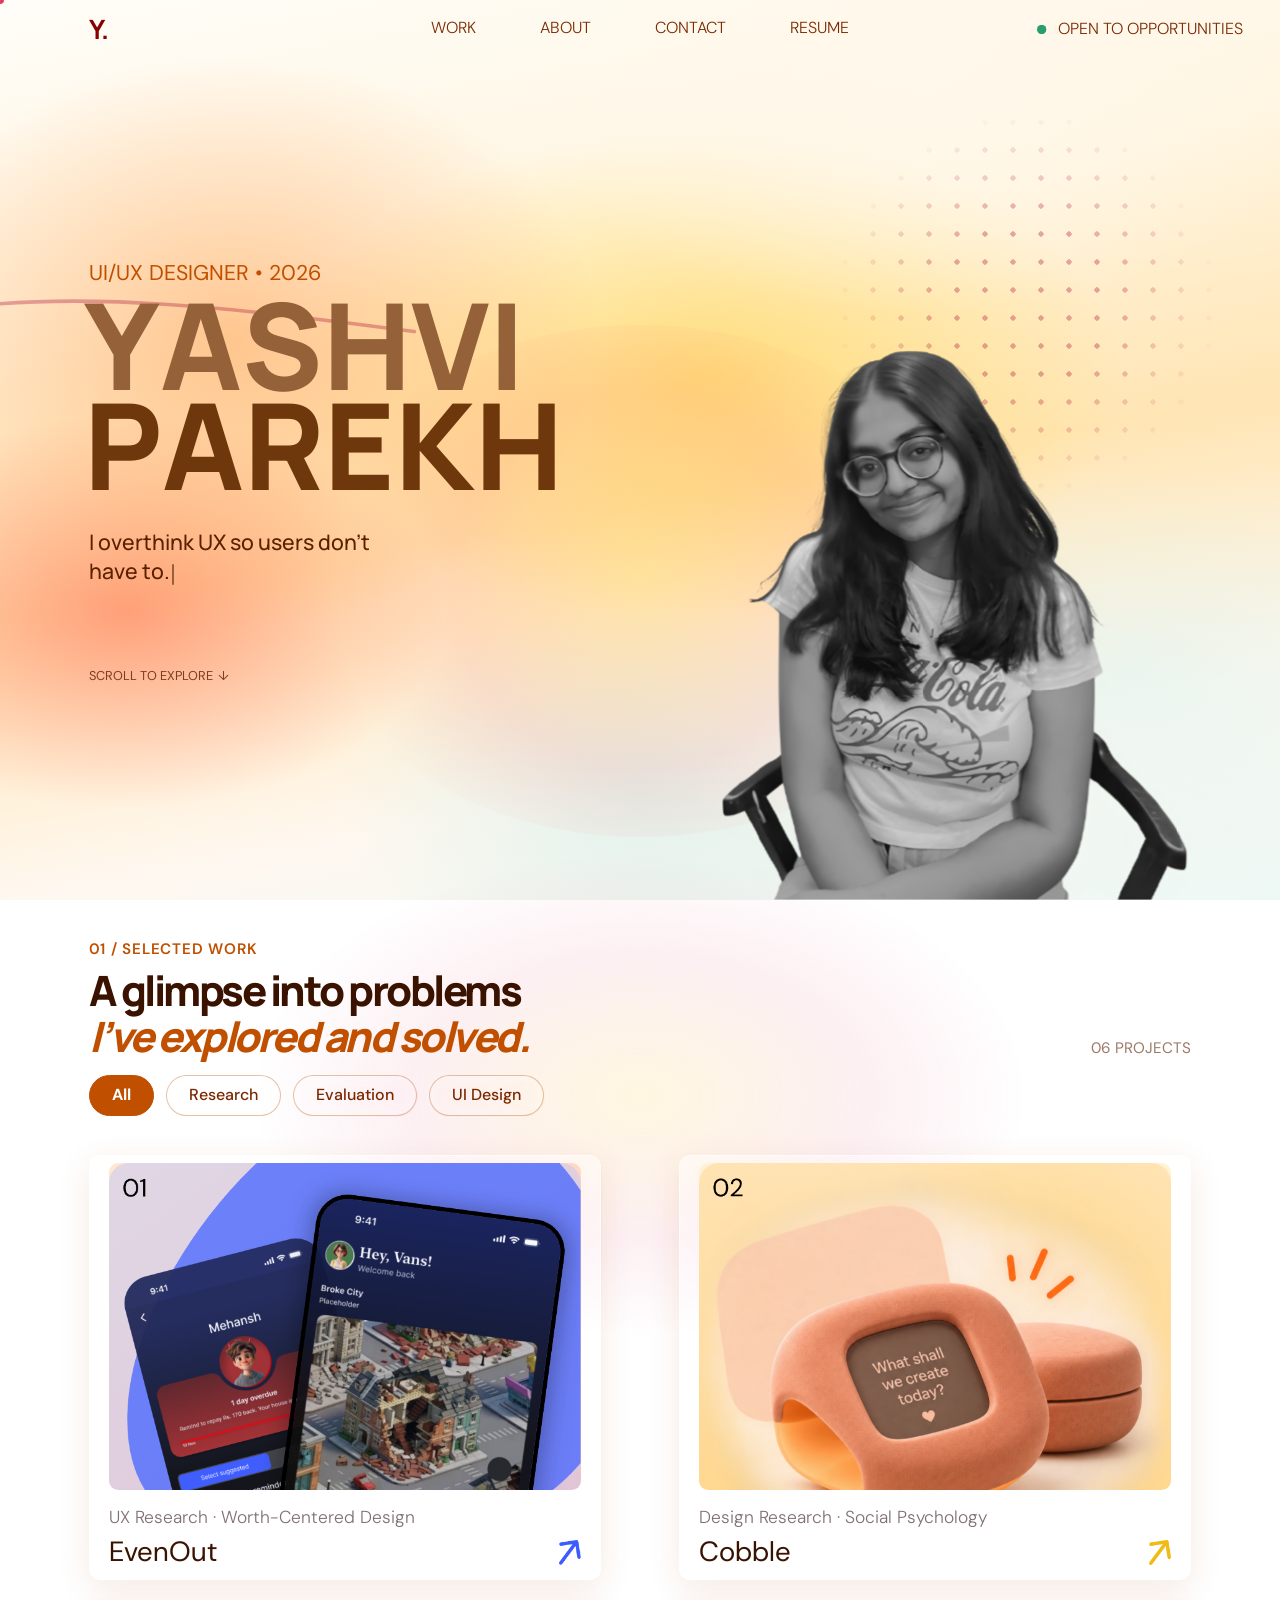
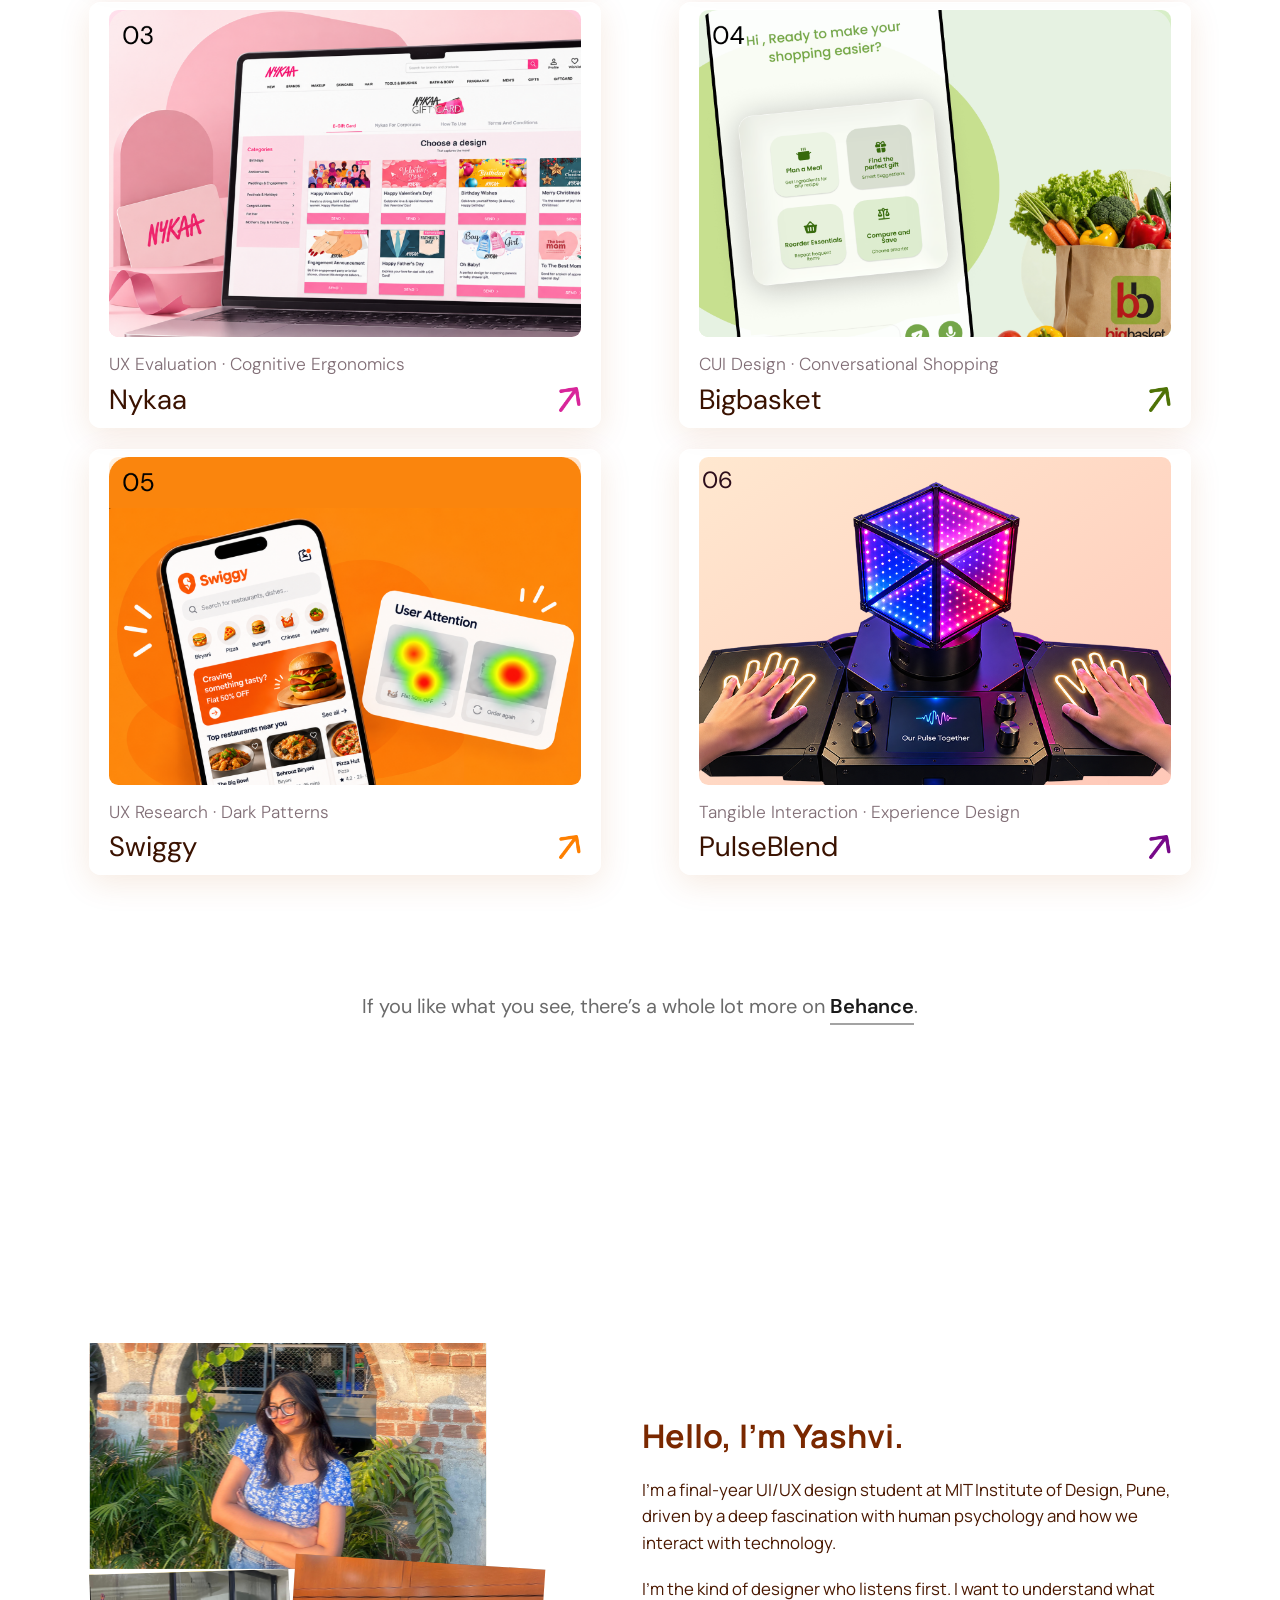
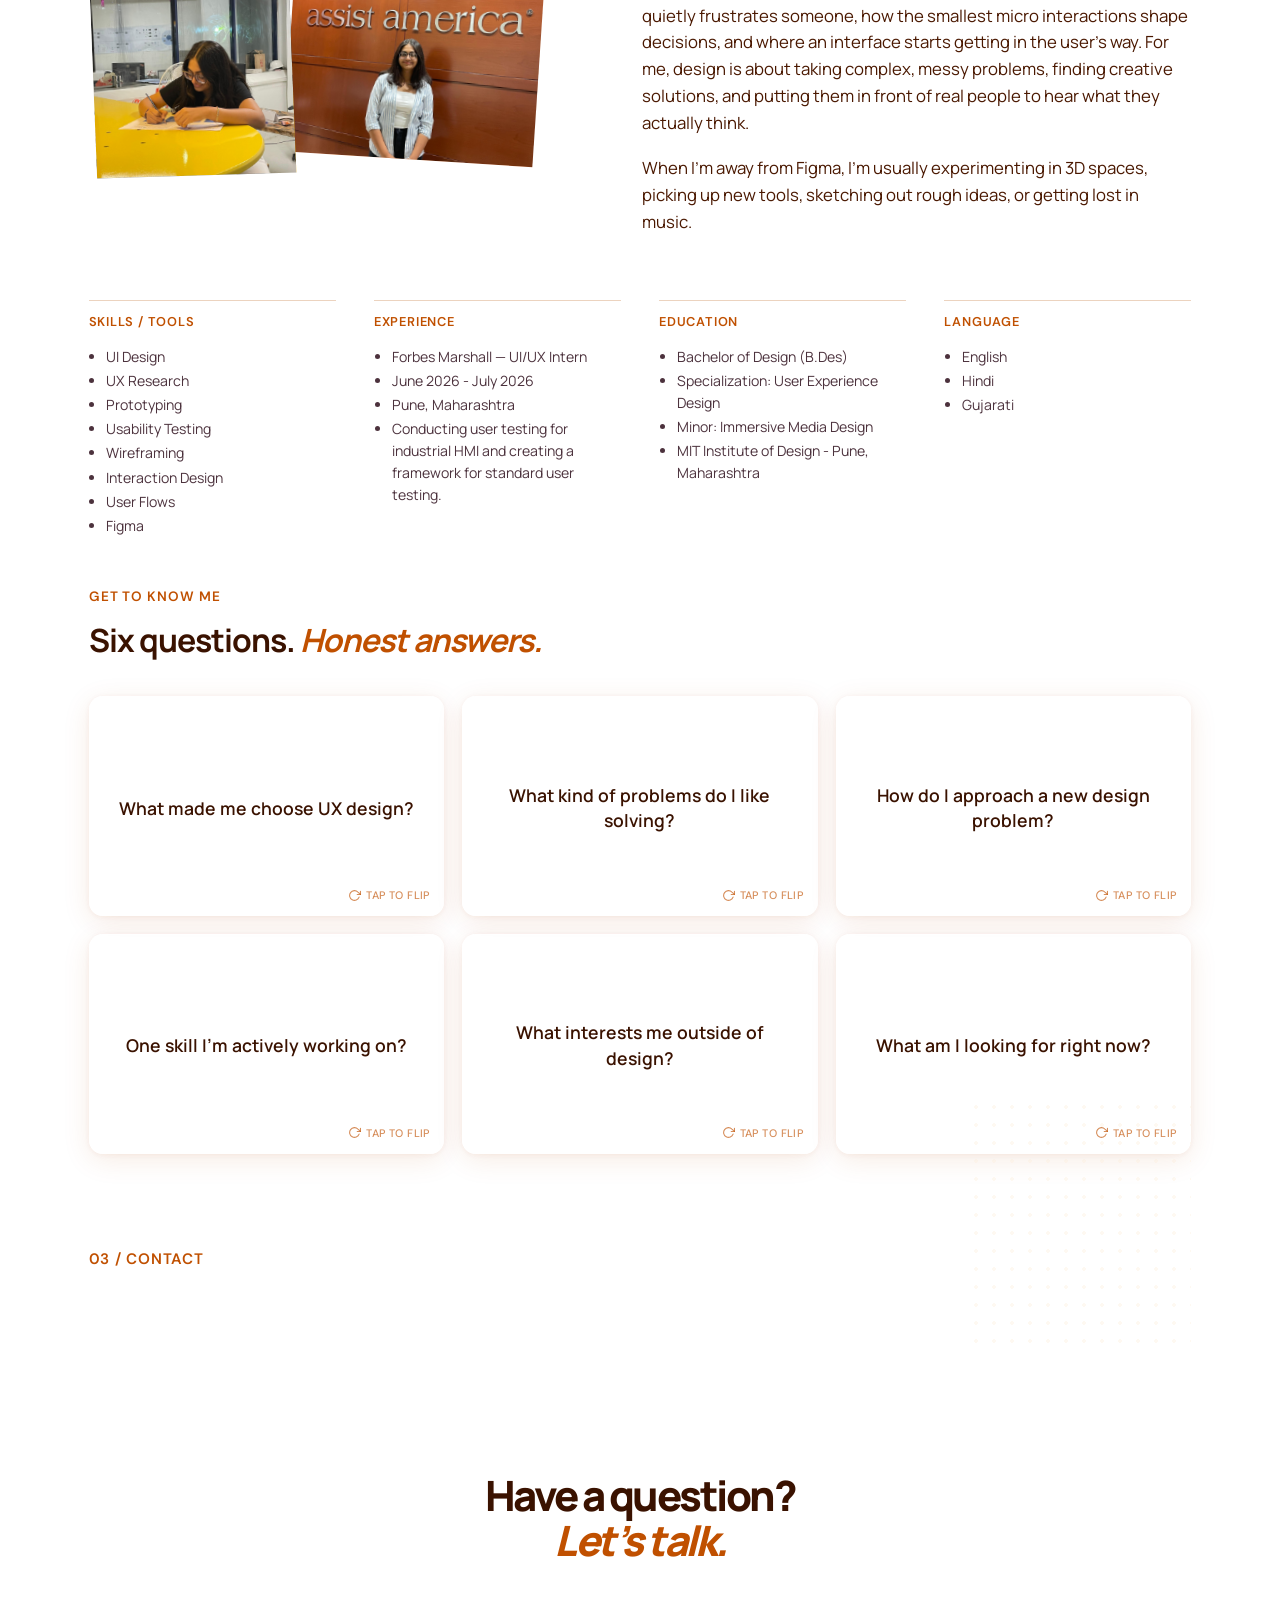
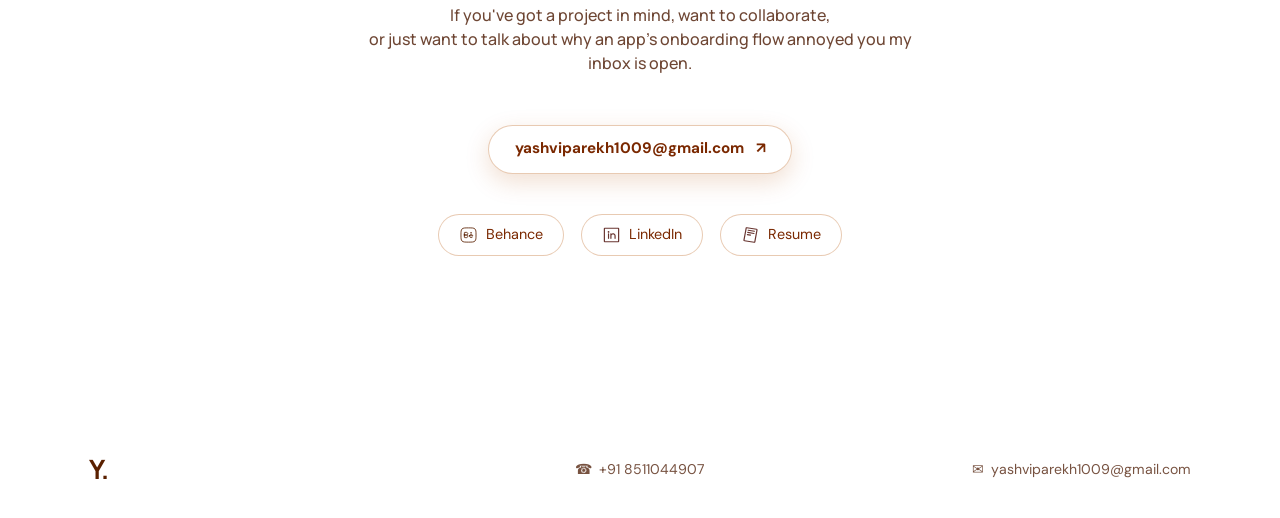
<file: index.html>
<!DOCTYPE html>
<html lang="en">

<head>
  <meta charset="UTF-8" />
  <meta name="theme-color" content="#FFF5E0">
  <meta name="viewport" content="width=device-width, initial-scale=1.0" />
  <title>Yashvi Parekh — UI/UX Designer</title>

  <!-- SEO & Social Sharing (OpenGraph) -->
  <meta name="description" content="Yashvi Parekh — UI/UX Designer. I overthink UX so users don't have to." />
  <meta property="og:title" content="Yashvi Parekh — UI/UX Designer" />
  <meta property="og:description" content="I overthink UX so users don't have to. View my portfolio." />
  <meta property="og:type" content="website" />

  <!-- Favicon generated from your Y. logo with a cream background box for Dark Mode contrast -->
  <link rel="icon"
    href="data:image/svg+xml,<svg xmlns='http://www.w3.org/2000/svg' viewBox='0 0 100 100'><rect width='100' height='100' rx='25' fill='%23FFF5E0'/><text x='50' y='73' font-size='75' font-family='sans-serif' font-weight='bold' fill='%23880000' text-anchor='middle'>Y.</text></svg>" />

  <link rel="preconnect" href="https://fonts.googleapis.com" />
  <link rel="preconnect" href="https://fonts.gstatic.com" crossorigin />
  <link
    href="https://fonts.googleapis.com/css2?family=Caveat:wght@500;600;700&family=DM+Sans:ital,opsz,wght@0,9..40,300;0,9..40,400;0,9..40,500;0,9..40,600;0,9..40,700&family=Geist:wght@800;900&family=Instrument+Sans:wght@400;500;600&family=Manrope:ital,wght@0,300;0,400;0,500;0,600;0,700;0,800;1,700;1,800&family=Montserrat:wght@600&family=Outfit:wght@300;400;500;600;700&display=swap"
    rel="stylesheet" />
  <link rel="stylesheet" href="styles.css" />
</head>

<body>
  <!-- Global Loader -->
  <div id="global-loader" class="global-loader">
    <div class="loader-text-wrapper">
      <span class="loader-text">SYNTHESIZING PORTFOLIO...</span>
    </div>
  </div>
  <!-- Microinteractions: Custom cursor -->
  <div class="mi-cursor" aria-hidden="true">
    <div class="mi-cursor-dot"></div>
    <div class="mi-cursor-ring"></div>
  </div>

  <!-- Microinteractions: Scroll progress bar -->
  <div class="mi-progress" aria-hidden="true"></div>

  <!-- Microinteractions: Toast notification -->
  <div class="mi-toast" id="mi-toast" role="status" aria-live="polite" aria-atomic="true">
    <span class="mi-toast-icon">✓</span>
    <span class="mi-toast-text">Email copied!</span>
  </div>
  <header class="site-nav">
    <a class="logo" href="#home">Y.</a>

    <div class="site-nav-backdrop" data-nav-close></div>

    <div class="site-nav-menu" id="site-nav-menu">
      <div class="site-nav-mobile-header">
        <span class="site-nav-mobile-title">Menu</span>
        <button class="site-nav-close" type="button" aria-label="Close menu" data-nav-close>
          <svg viewBox="0 0 16 16" aria-hidden="true" focusable="false">
            <path d="M3.2 3.2l9.6 9.6M12.8 3.2l-9.6 9.6" fill="none" stroke="currentColor" stroke-width="1.8"
              stroke-linecap="round" />
          </svg>
        </button>
      </div>

      <nav>
        <a href="#work">WORK</a>
        <a href="#about">ABOUT</a>
        <a href="#contact">CONTACT</a>
        <a href="pdfs/resume.pdf" target="_blank" rel="noopener noreferrer">RESUME</a>
      </nav>

      <div class="site-nav-mobile-footer">
        <div class="site-nav-socials">
          <a href="https://www.behance.net/yashviparekh10" target="_blank" rel="noopener noreferrer">Behance ↗</a>
          <a href="https://www.linkedin.com/in/yashviparekh100" target="_blank" rel="noopener noreferrer">LinkedIn ↗</a>
          <a href="pdfs/resume.pdf" target="_blank" rel="noopener noreferrer">Resume ↗</a>
        </div>
        <a class="site-nav-email" href="mailto:yashviparekh1009@gmail.com">yashviparekh1009@gmail.com</a>
      </div>
    </div>

    <div class="site-nav-actions">
      <p class="availability">
        <span class="availability-dot" aria-hidden="true"></span>
        <span class="availability-text">OPEN TO OPPORTUNITIES</span>
      </p>

      <button class="nav-toggle" type="button" aria-expanded="false" aria-controls="site-nav-menu"
        aria-label="Toggle navigation menu">
        <span class="nav-toggle-bar"></span>
        <span class="nav-toggle-bar"></span>
      </button>
    </div>
  </header>

  <main class="page-main">
    <!-- Connecting Thread SVG that spans across sections -->
    <svg class="page-scribble" viewBox="0 0 1200 6000" preserveAspectRatio="none" aria-hidden="true">
      <path id="scribble-path"
        d="M-50,350 C200,300 600,450 800,400 C1000,350 200,800 300,1400 C400,2000 1000,2000 800,2700 C600,3400 200,3400 400,4000 C600,4600 1000,4700 800,5400 C600,5800 400,6000 600,6200"
        fill="none" stroke="#B0183D" stroke-width="4" stroke-linecap="round" />
    </svg>

    <div class="landing" id="home">
      <section class="hero">
        <div class="hero-glow" aria-hidden="true"></div>

        <div class="hero-body">
          <div class="hero-copy">
            <p class="hero-kicker mi-reveal">UI/UX DESIGNER • 2026</p>
            <h1 class="hero-name" aria-label="Yashvi Parekh">
              <span class="hero-first">
                <span class="hero-name-letter" aria-hidden="true">Y</span><span class="hero-name-letter"
                  aria-hidden="true">A</span><span class="hero-name-letter" aria-hidden="true">S</span><span
                  class="hero-name-letter" aria-hidden="true">H</span><span class="hero-name-letter"
                  aria-hidden="true">V</span><span class="hero-name-letter" aria-hidden="true">I</span>
              </span>
              <span class="hero-last"><span class="hero-name-letter" aria-hidden="true">P</span><span
                  class="hero-name-letter" aria-hidden="true">A</span><span class="hero-name-letter"
                  aria-hidden="true">R</span><span class="hero-name-letter" aria-hidden="true">E</span><span
                  class="hero-name-letter" aria-hidden="true">K</span><span class="hero-name-letter"
                  aria-hidden="true">H</span></span>
            </h1>
            <p class="hero-tagline mi-reveal mi-reveal-delay-1" id="hero-tagline-text">I overthink UX so users don’t
              have to.<span class="hero-tagline-cursor" aria-hidden="true"></span></p>
            <a class="scroll-link mi-reveal mi-reveal-delay-2" href="#work">SCROLL TO EXPLORE <span class="scroll-arrow"
                aria-hidden="true">↓</span></a>
          </div>

          <div class="hero-visual">

            <div class="hero-dots" aria-hidden="true"></div>
            <img src="images/hero.svg" alt="Yashvi Parekh" />
          </div>
        </div>

      </section>
    </div>

    <section class="work" id="work">
      <div class="work-glow" aria-hidden="true"></div>
      <p class="work-kicker mi-reveal">01 / SELECTED WORK</p>

      <div class="work-heading">
        <h2 class="mi-reveal mi-reveal-delay-1">
          A glimpse into problems
          <em>I’ve explored and solved.</em>
        </h2>
        <p class="work-aside mi-reveal mi-reveal-delay-2">06 PROJECTS</p>
      </div>

      <div class="work-filters" role="tablist" aria-label="Filter projects">
        <button type="button" class="is-active" data-filter="all">All</button>
        <button type="button" data-filter="research">Research</button>
        <button type="button" data-filter="evaluation">Evaluation</button>
        <button type="button" data-filter="ui">UI Design</button>
      </div>

      <div class="work-grid">
        <a class="work-card" href="#project-evenout" data-tags="research" data-project="evenout">
          <div class="work-card-media work-card-media--evenout">
            <img loading="lazy" src="images/evenout-frame.png" alt="EvenOut app screens" />
          </div>
          <p class="work-card-meta">UX Research · Worth-Centered Design</p>
          <div class="work-card-title">
            <h3>EvenOut</h3>
            <img loading="lazy" class="work-card-arrow-img" src="images/evenout-arrow.png" alt="" />
          </div>
        </a>

        <a class="work-card" href="#project-cobble" data-tags="research" data-project="cobble">
          <div class="work-card-media work-card-media--cobble">
            <img loading="lazy" src="images/cobble-frame.png" alt="Cobble device and interface" />
          </div>
          <p class="work-card-meta">Design Research · Social Psychology</p>
          <div class="work-card-title">
            <h3>Cobble</h3>
            <img loading="lazy" class="work-card-arrow-img" src="images/cobble-arrow.png" alt="" />
          </div>
        </a>

        <a class="work-card" href="#project-nykaa" data-tags="evaluation" data-project="nykaa">
          <div class="work-card-media work-card-media--nykaa">
            <img loading="lazy" src="images/nykaa-frame.png" alt="Nykaa gift card laptop mockup" />
          </div>
          <p class="work-card-meta">UX Evaluation · Cognitive Ergonomics</p>
          <div class="work-card-title">
            <h3>Nykaa</h3>
            <img loading="lazy" class="work-card-arrow-img" src="images/nykaa-arrow.png" alt="" />
          </div>
        </a>

        <a class="work-card" href="#project-bigbasket" data-tags="ui" data-project="bigbasket">
          <div class="work-card-media work-card-media--basket">
            <img loading="lazy" src="images/bigbasket-frame.png" alt="bigbasket conversational shopping app" />
          </div>
          <p class="work-card-meta">CUI Design · Conversational Shopping</p>
          <div class="work-card-title">
            <h3>Bigbasket</h3>
            <img loading="lazy" class="work-card-arrow-img" src="images/bigbasket-arrow.png" alt="" />
          </div>
        </a>

        <a class="work-card" href="#project-swiggy" data-tags="research" data-project="swiggy">
          <div class="work-card-media work-card-media--swiggy">
            <img loading="lazy" src="images/swiggy-frame.png" alt="Swiggy app and user attention heatmap" />
          </div>
          <p class="work-card-meta">UX Research · Dark Patterns</p>
          <div class="work-card-title">
            <h3>Swiggy</h3>
            <img loading="lazy" class="work-card-arrow-img" src="images/swiggy-arrow.png" alt="" />
          </div>
        </a>

        <a class="work-card" href="#project-pulseblend" data-tags="ui" data-project="pulseblend">
          <div class="work-card-media work-card-media--evenout">
            <span>06</span>
            <img loading="lazy" src="images/pulseblend-frame.png" alt="PulseBlend project media" />
          </div>
          <p class="work-card-meta">Tangible Interaction · Experience Design</p>
          <div class="work-card-title">
            <h3>PulseBlend</h3>
            <img loading="lazy" class="work-card-arrow-img" src="images/pulseblend-arrow.png" alt="" />
          </div>
        </a>
      </div>
      <div class="work-more-projects mi-reveal">
        <p>If you like what you see, there’s a whole lot more on <a href="https://www.behance.net/yashviparekh10" target="_blank" rel="noopener noreferrer">Behance</a>.</p>
      </div>
    </section>

    <section class="about" id="about">
      <p class="work-kicker mi-reveal">02 / ABOUT ME</p>
      <h2 class="about-heading mi-reveal mi-reveal-delay-1">
        A little
        <em>About me.</em>
      </h2>
      <div class="about-grid">
        <div class="about-photos">
          <img loading="lazy" src="images/about-collage.svg" alt="Yashvi at Inclusive India and Assist America" />
        </div>
        <div class="about-copy">
          <h3>Hello, I’m Yashvi.</h3>
          <p>
            I’m a final-year UI/UX design student at MIT Institute of Design, Pune, driven by a deep fascination with
            human psychology and how we interact with technology.
          </p>
          <p>
            I’m the kind of designer who listens first. I want to understand what quietly frustrates someone, how the
            smallest micro interactions shape decisions, and where an interface starts getting in the user's way. For
            me, design is about taking complex, messy problems, finding creative solutions, and putting them in front of
            real people to hear what they actually think.
          </p>
          <p>
            When I’m away from Figma, I’m usually experimenting in 3D spaces, picking up new tools, sketching out rough
            ideas, or getting lost in music.
          </p>
        </div>
      </div>
      <div class="about-meta">
        <div class="about-meta-col">
          <h3>Skills / Tools</h3>
          <ul>
            <li>UI Design</li>
            <li>UX Research</li>
            <li>Prototyping</li>
            <li>Usability Testing</li>
            <li>Wireframing</li>
            <li>Interaction Design</li>
            <li>User Flows</li>
            <li>Figma</li>
          </ul>
        </div>
        <div class="about-meta-col">
          <h3>Experience</h3>
          <ul>
            <li>Forbes Marshall — UI/UX Intern</li>
            <li>June 2026 - July 2026</li>
            <li>Pune, Maharashtra</li>
            <li>Conducting user testing for industrial HMI and creating a framework for standard user testing.</li>
          </ul>
        </div>
        <div class="about-meta-col">
          <h3>Education</h3>
          <ul>
            <li>Bachelor of Design (B.Des)</li>
            <li>Specialization: User Experience Design</li>
            <li>Minor: Immersive Media Design</li>
            <li>MIT Institute of Design - Pune, Maharashtra</li>
          </ul>
        </div>
        <div class="about-meta-col">
          <h3>Language</h3>
          <ul>
            <li>English</li>
            <li>Hindi</li>
            <li>Gujarati</li>
          </ul>
        </div>
      </div><!-- /.about-meta -->

      <!-- ── FAQ Flip-Card Grid ──────────────────────────────────────────────
           "Get to know me" — 6 cards, click/tap to flip, keyboard accessible.
           Styles live in styles.css (.faq, .faq-card, …)
           JS lives in script.js (initFaqCards)
      ──────────────────────────────────────────────────────────────────────── -->
      <div class="faq" aria-label="Get to know me — FAQ">

        <p class="faq-kicker">Get to know me</p>
        <h3 class="faq-heading">Six questions. <em>Honest answers.</em></h3>

        <div class="faq-grid" role="list">

          <!-- Card 1 -->
          <div class="faq-card" role="listitem" tabindex="0"
            aria-label="Question: What made me choose UX design? Click to reveal the answer.">
            <div class="faq-card-inner">
              <div class="faq-card-front" aria-hidden="false">
                <p class="faq-card-question">What made me choose UX design?</p>
                <span class="faq-card-hint" aria-hidden="true">
                  <svg viewBox="0 0 24 24" fill="none" stroke="currentColor" stroke-width="2" stroke-linecap="round"
                    stroke-linejoin="round" aria-hidden="true">
                    <path d="M23 4v6h-6" />
                    <path d="M20.49 15a9 9 0 1 1-2.12-9.36L23 10" />
                  </svg>
                  tap to flip
                </span>
              </div>
              <div class="faq-card-back" aria-hidden="true">
                <p class="faq-card-answer">
                  I’ve always been interested in human psychology and understanding why people do what they do. UX felt
                  like the perfect connection between that interest, research, and designing for real people.
                </p>
                <span class="faq-card-back-hint" aria-hidden="true">tap to flip back</span>
              </div>
            </div>
          </div>

          <!-- Card 2 -->
          <div class="faq-card" role="listitem" tabindex="0"
            aria-label="Question: What kind of problems do I like solving? Click to reveal the answer.">
            <div class="faq-card-inner">
              <div class="faq-card-front" aria-hidden="false">
                <p class="faq-card-question">What kind of problems do I like solving?</p>
                <span class="faq-card-hint" aria-hidden="true">
                  <svg viewBox="0 0 24 24" fill="none" stroke="currentColor" stroke-width="2" stroke-linecap="round"
                    stroke-linejoin="round" aria-hidden="true">
                    <path d="M23 4v6h-6" />
                    <path d="M20.49 15a9 9 0 1 1-2.12-9.36L23 10" />
                  </svg>
                  tap to flip
                </span>
              </div>
              <div class="faq-card-back" aria-hidden="true">
                <p class="faq-card-answer">
                  I enjoy problems where the solution isn’t obvious at first. Especially when there’s a gap between what users want to do and what a system expects them to do.
                </p>
                <span class="faq-card-back-hint" aria-hidden="true">tap to flip back</span>
              </div>
            </div>
          </div>

          <!-- Card 3 -->
          <div class="faq-card" role="listitem" tabindex="0"
            aria-label="Question: How do I approach a new design problem? Click to reveal the answer.">
            <div class="faq-card-inner">
              <div class="faq-card-front" aria-hidden="false">
                <p class="faq-card-question"> How do I approach a new design problem?</p>
                <span class="faq-card-hint" aria-hidden="true">
                  <svg viewBox="0 0 24 24" fill="none" stroke="currentColor" stroke-width="2" stroke-linecap="round"
                    stroke-linejoin="round" aria-hidden="true">
                    <path d="M23 4v6h-6" />
                    <path d="M20.49 15a9 9 0 1 1-2.12-9.36L23 10" />
                  </svg>
                  tap to flip
                </span>
              </div>
              <div class="faq-card-back" aria-hidden="true">
                <p class="faq-card-answer">
                  I try not to jump straight into designing. I first understand the problem, the people involved, and the context around it. I research, ask questions, look for patterns, and then define what actually needs to be solved. Only after that do I start exploring solutions, testing them, and iterating.
                </p>
                <span class="faq-card-back-hint" aria-hidden="true">tap to flip back</span>
              </div>
            </div>
          </div>

          <!-- Card 4 -->
          <div class="faq-card" role="listitem" tabindex="0"
            aria-label="Question: One skill I'm actively working on? Click to reveal the answer.">
            <div class="faq-card-inner">
              <div class="faq-card-front" aria-hidden="false">
                <p class="faq-card-question">One skill I'm actively working on?</p>
                <span class="faq-card-hint" aria-hidden="true">
                  <svg viewBox="0 0 24 24" fill="none" stroke="currentColor" stroke-width="2" stroke-linecap="round"
                    stroke-linejoin="round" aria-hidden="true">
                    <path d="M23 4v6h-6" />
                    <path d="M20.49 15a9 9 0 1 1-2.12-9.36L23 10" />
                  </svg>
                  tap to flip
                </span>
              </div>
              <div class="faq-card-back" aria-hidden="true">
                <p class="faq-card-answer">
                  I’m working on getting better at connecting user needs with business and technical constraints. I’m comfortable looking at a problem from the user’s perspective, but I’m learning to think more about what makes a solution feasible, scalable, and valuable for the business too.
                </p>
                <span class="faq-card-back-hint" aria-hidden="true">tap to flip back</span>
              </div>
            </div>
          </div>

          <!-- Card 5 -->
          <div class="faq-card" role="listitem" tabindex="0"
            aria-label="Question: What interests me outside of design? Click to reveal the answer.">
            <div class="faq-card-inner">
              <div class="faq-card-front" aria-hidden="false">
                <p class="faq-card-question">What interests me outside of design?</p>
                <span class="faq-card-hint" aria-hidden="true">
                  <svg viewBox="0 0 24 24" fill="none" stroke="currentColor" stroke-width="2" stroke-linecap="round"
                    stroke-linejoin="round" aria-hidden="true">
                    <path d="M23 4v6h-6" />
                    <path d="M20.49 15a9 9 0 1 1-2.12-9.36L23 10" />
                  </svg>
                  tap to flip
                </span>
              </div>
              <div class="faq-card-back" aria-hidden="true">
                <p class="faq-card-answer">
                  I’m curious about a lot of things outside design music, games, and just observing how people interact with everyday things. I’m especially drawn to board games because I find it interesting how rules, choices, and small interactions can completely change an experience.
                </p>
                <span class="faq-card-back-hint" aria-hidden="true">tap to flip back</span>
              </div>
            </div>
          </div>

          <!-- Card 6 -->
          <div class="faq-card" role="listitem" tabindex="0"
            aria-label="Question:What am I looking for right now? Click to reveal the answer.">
            <div class="faq-card-inner">
              <div class="faq-card-front" aria-hidden="false">
                <p class="faq-card-question">What am I looking for right now?</p>
                <span class="faq-card-hint" aria-hidden="true">
                  <svg viewBox="0 0 24 24" fill="none" stroke="currentColor" stroke-width="2" stroke-linecap="round"
                    stroke-linejoin="round" aria-hidden="true">
                    <path d="M23 4v6h-6" />
                    <path d="M20.49 15a9 9 0 1 1-2.12-9.36L23 10" />
                  </svg>
                  tap to flip
                </span>
              </div>
              <div class="faq-card-back" aria-hidden="true">
                <p class="faq-card-answer">
                  An internship where I can tackle real problems with real constraints alongside experienced designers. I want to ask "why", learn fast, get feedback, and grow by shipping actual products beyond just academic projects.
                </p>
                <span class="faq-card-back-hint" aria-hidden="true">tap to flip back</span>
              </div>
            </div>
          </div>

        </div><!-- /.faq-grid -->
      </div><!-- /.faq -->

    </section><!-- /.about -->

    <section class="contact" id="contact">
      <div class="contact-dots" aria-hidden="true"></div>
      <p class="work-kicker mi-reveal">03 / CONTACT</p>
      <div class="contact-main">
        <h2 class="contact-heading mi-reveal mi-reveal-delay-1">
          Have a question?
          <em>Let’s talk.</em>
        </h2>
        <p class="contact-subtext mi-reveal mi-reveal-delay-2">
          If you've got a project in mind, want to collaborate,<br class="subtext-br" />or just want to talk about why
          an app's onboarding flow annoyed you my inbox is open.
        </p>
        <a class="contact-mail" id="contact-mail-link" href="mailto:yashviparekh1009@gmail.com">
          yashviparekh1009@gmail.com
          <span aria-hidden="true">↗</span>
        </a>
        <div class="contact-pills">
          <a href="https://www.behance.net/yashviparekh10" class="contact-pill" target="_blank"
            rel="noopener noreferrer">
            <img loading="lazy" class="contact-pill-icon" src="images/Behance.svg" alt="" />
            Behance
          </a>
          <a href="https://www.linkedin.com/in/yashviparekh100" class="contact-pill" target="_blank"
            rel="noopener noreferrer">
            <img loading="lazy" class="contact-pill-icon" src="images/LinkedIn.svg" alt="" />
            LinkedIn
          </a>
          <a href="pdfs/resume.pdf" class="contact-pill" target="_blank" rel="noopener noreferrer">
            <img loading="lazy" class="contact-pill-icon" src="images/Resume.svg" alt="" />
            Resume
          </a>
        </div>
      </div>
      <div class="contact-bar">
        <a class="contact-logo" href="#home">Y.</a>
        <a href="tel:+918511044907">
          <span aria-hidden="true">☎</span>
          +91 8511044907
        </a>
        <a href="mailto:yashviparekh1009@gmail.com">
          <span aria-hidden="true">✉</span>
          yashviparekh1009@gmail.com
        </a>
      </div>
    </section>
  </main>

  <div class="project-modal" id="project-modal" hidden>
    <div class="project-modal-backdrop" data-modal-close></div>
    <div class="project-modal-dialog" role="dialog" aria-modal="true" aria-labelledby="project-modal-title"
      tabindex="-1">
      <button class="project-modal-close" type="button" data-modal-close aria-label="Close project">
        <svg viewBox="0 0 16 16" aria-hidden="true" focusable="false">
          <path d="M3.2 3.2l9.6 9.6M12.8 3.2l-9.6 9.6" fill="none" stroke="currentColor" stroke-width="1.7"
            stroke-linecap="round" />
        </svg>
      </button>
      <div class="project-modal-panel" data-project-panel="cobble">
        <div class="project-modal-copy">
          <div class="project-modal-heading">
            <p class="project-modal-logo" id="project-modal-title" aria-label="COBBLE">
              <span class="logo-c">C</span><span class="logo-o">O</span><span class="logo-b1">B</span><span
                class="logo-b2">B</span><span class="logo-le">LE</span>
            </p>
            <h3 class="project-modal-subtitle">Tangible Interaction Design | Social Psychology</h3>
          </div>
          <p class="project-modal-body">
            Teenagers are spending less time face-to-face and more time behind screens and it's not laziness, it's
            self protection. This research driven project dug into the emotional and social reasons behind that shift,
            using interviews, behavioral mapping, and generative activities to understand what screens are actually
            doing for people, before designing anything to change it.
          </p>
          <p class="project-modal-role">
            <strong>Role:</strong> User Research · Interviews · Research Synthesis ·
            Behavioral Analysis · Ideation
          </p>
          <p class="project-modal-meta">4 Week | 4 Members | Studies in Social Psychology</p>
          <a class="project-modal-more" href="cobble.html">View More</a>
        </div>
        <div class="project-modal-visual-slot" aria-hidden="true"></div>
        <div class="cobble-collage">
          <div class="cobble-gen-cluster">
            <figure class="cobble-shot cobble-shot--gen">
              <img loading="lazy" src="images/cobble-gen.png" alt="Hands holding a Cobble prompt card" />
            </figure>
            <img loading="lazy" class="cobble-arrow cobble-arrow--gen" src="images/cobble-arrow-53.png" alt="" />
            <p class="cobble-label cobble-label--gen">Generative research</p>
          </div>
          <div class="cobble-map-cluster">
            <figure class="cobble-shot cobble-shot--map">
              <img loading="lazy" src="images/cobble-map.png" alt="Sticky-note behavioral mapping board" />
            </figure>
            <img loading="lazy" class="cobble-arrow cobble-arrow--map" src="images/cobble-arrow-54.png" alt="" />
            <p class="cobble-label cobble-label--map">Behavioral Mapping</p>
          </div>
          <div class="cobble-product-cluster">
            <figure class="cobble-shot cobble-shot--product">
              <img loading="lazy" src="images/cobble-product.png" alt="Cobble product kit" />
            </figure>
            <img loading="lazy" class="cobble-arrow cobble-arrow--product" src="images/cobble-arrow-55.png" alt="" />
            <p class="cobble-label cobble-label--product">From Insights To interaction</p>
          </div>
        </div>
      </div>
      <div class="project-modal-panel" data-project-panel="evenout" hidden>
        <div class="project-modal-copy">
          <div class="project-modal-heading">
            <p class="project-modal-logo project-modal-logo--evenout" id="project-modal-title-evenout"
              aria-label="EvenOut">
              <span>E</span><span>v</span><span>e</span><span>n</span><span>O</span><span>u</span><span>t</span>
            </p>
            <h3 class="project-modal-subtitle">UX Case Study | Worth-Centered Design</h3>
          </div>
          <p class="project-modal-body">
            Splitting a bill is the easy part. Asking a friend to actually pay you back is where things get
            uncomfortable. EvenOut is a concept that takes the awkwardness out of shared expenses combining reminders,
            automation, and light gamification so settling up doesn't feel like a confrontation.
          </p>
          <p class="project-modal-role">
            <strong>Role:</strong> UX Research • User Interviews • UI Design • User Testing
          </p>
          <p class="project-modal-meta">4 Week | 5 Members | Interaction Design</p>
          <a class="project-modal-more" href="#" data-pdf="pdfs/evenout.pdf">View More</a>
        </div>
        <div class="project-modal-visual-slot" aria-hidden="true"></div>
        <div class="evenout-collage">
          <div class="evenout-glow"></div>
          <div class="evenout-avatars">
            <img loading="lazy" class="evenout-avatar" src="images/boy65.svg" alt="" />
            <img loading="lazy" class="evenout-avatar" src="images/girl11.svg" alt="" />
            <img loading="lazy" class="evenout-avatar" src="images/girl10.svg" alt="" />
            <img loading="lazy" class="evenout-avatar" src="images/girl12.svg" alt="" />
          </div>
          <div class="evenout-phone evenout-phone--screen">
            <img loading="lazy" src="images/evenout-phone-left.png" alt="EvenOut home screen" />
          </div>
          <div class="evenout-phone evenout-phone--device">
            <img loading="lazy" class="evenout-phone-ui" src="images/evenout-phone-right.png"
              alt="EvenOut reminder screen" />
            <img loading="lazy" class="evenout-phone-frame" src="images/evenout-iphone-frame.png" alt="" />
          </div>
        </div>
      </div>
      <div class="project-modal-panel" data-project-panel="bigbasket" hidden>
        <div class="project-modal-copy">
          <div class="project-modal-heading">
            <p class="project-modal-logo project-modal-logo--bigbasket" id="project-modal-title-bigbasket"
              aria-label="bigbasket">
              <span>b</span><span>i</span><span>g</span><span>b</span><span>a</span><span>s</span><span>k</span><span>e</span><span>t</span>
            </p>
            <h3 class="project-modal-subtitle">CUI Design | Conversational Shopping</h3>
          </div>
          <p class="project-modal-body">
            What if you told your grocery app what you're cooking, instead of what you need to buy? This project
            reimagines grocery shopping as a conversation — you describe the dish, and the app builds the list, cutting
            out the repetitive searching and decision fatigue of a normal shopping flow.
          </p>
          <p class="project-modal-role">
            <strong>Role:</strong> UX Research · UX Design · CUI Design · Prototyping
          </p>
          <p class="project-modal-meta">2 Week | Team Project | CUI Design</p>
          <a class="project-modal-more" href="bigbasket.html">View More</a>
        </div>
        <div class="project-modal-visual-slot" aria-hidden="true"></div>
        <div class="bigbasket-collage">
          <img loading="lazy" class="bigbasket-shot bigbasket-shot--bag" src="images/bigbasket-bag.png"
            alt="bigbasket grocery bag" />
          <img loading="lazy" class="bigbasket-shot bigbasket-shot--phone" src="images/bigbasket-phone.png"
            alt="Ask me ingredients screen" />
          <img loading="lazy" class="bigbasket-shot bigbasket-shot--nav" src="images/bigbasket-nav.png"
            alt="bigbasket app tab bar" />
        </div>
      </div>
      <div class="project-modal-panel" data-project-panel="nykaa" hidden>
        <div class="project-modal-copy">
          <div class="project-modal-heading">
            <p class="project-modal-logo project-modal-logo--nykaa" id="project-modal-title-nykaa" aria-label="Nykaa">
              Nykaa
            </p>
            <h3 class="project-modal-subtitle">UX Evaluation | Cognitive Ergonomics</h3>
          </div>
          <p class="project-modal-body">
            Redeeming a gift card should take seconds. On Nykaa, it doesn't. This project breaks down exactly where the
            gift card flow creates cognitive overload using structured UX evaluation methods to trace the friction
            back to navigation and visual hierarchy, then redesigning around what the research found.
          </p>
          <p class="project-modal-role">
            <strong>Role:</strong> UX Research · UX Evaluation · Redesign · User Testing
          </p>
          <p class="project-modal-meta">4 Week | Individual Project | UX Design</p>
          <a class="project-modal-more" href="Nykaa.html">View More</a>
        </div>
        <div class="project-modal-visual-slot" aria-hidden="true"></div>
        <div class="nykaa-collage">
          <div class="nykaa-glow"></div>
          <img loading="lazy" class="nykaa-laptop" src="images/nykaa-laptop.png" alt="Nykaa Redesign" />
        </div>
      </div>
      <div class="project-modal-panel" data-project-panel="swiggy" hidden>
        <div class="project-modal-copy">
          <div class="project-modal-heading">
            <p class="project-modal-logo project-modal-logo--swiggy" id="project-modal-title-swiggy"
              aria-label="Swiggy">
              Swiggy
            </p>
            <h3 class="project-modal-subtitle">UX Research | Dark Patterns & Food Choice</h3>
          </div>
          <p class="project-modal-body">
            Food delivery apps aren't just designed to help you order they're designed to make you order more. Using
            app analysis, interviews, and eye tracking, this study traces how dark patterns, visual emphasis, and
            promotions quietly steer what ends up in your cart.
          </p>
          <p class="project-modal-role">
            <strong>Role:</strong> UX Research · Literature Review · Interviews · Data Analysis · Eye Tracking
          </p>
          <p class="project-modal-meta">4 Week | 4 Members | Design Research</p>
          <a class="project-modal-more" href="swiggy.html">View More</a>
        </div>
        <div class="project-modal-visual-slot" aria-hidden="true"></div>
        <div class="swiggy-collage">
          <div class="swiggy-glow"></div>
          <img loading="lazy" class="swiggy-dark-patterns" src="images/swiggy-dark-patterns.png"
            alt="Swiggy Dark Patterns" />
          <img loading="lazy" class="swiggy-key-finding" src="images/swiggy-key-finding.png" alt="Swiggy Key Finding" />
          <img loading="lazy" class="swiggy-phone" src="images/swiggy-phone.png" alt="Swiggy Phone Interface" />
        </div>
      </div>
      <div class="project-modal-panel" data-project-panel="pulseblend" hidden>
        <div class="project-modal-copy">
          <div class="project-modal-heading">
            <p class="project-modal-logo project-modal-logo--pulseblend" id="project-modal-title-pulseblend"
              aria-label="PulseBlend">
              <span style="color: #000000;">P</span><span style="color: #000000;">u</span><span style="color: #000000;">l</span><span style="color: #000000;">s</span><span style="color: #000000;">e</span><span style="color: #991FFE;">B</span><span style="color: #991FFE;">l</span><span style="color: #991FFE;">e</span><span style="color: #991FFE;">n</span><span style="color: #991FFE;">d</span>
            </p>
            <h3 class="project-modal-subtitle" style="color: #C786FC;">Tangible Interaction | Experience Design</h3>
          </div>
          <p class="project-modal-body">
            PulseBlend is an interactive music experience that transforms the heartbeats of two people into a shared musical journey. The experience combines physiological sensing, tangible interaction, light, sound, and visual feedback to create a multisensory connection between people.
          </p>
          <p class="project-modal-role">
            <strong>Role:</strong> Interaction Design · Experience Design · Product Design · Prototyping
          </p>
          <p class="project-modal-meta">6 Week | Individual Project | Tangible Interaction</p>
          <a class="project-modal-more" href="#" data-pdf="pdfs/pulseblend.pdf">View More</a>
        </div>
        <div class="project-modal-visual-slot" aria-hidden="true"></div>
        <div class="pulseblend-collage">
          <div class="pulseblend-gradient-bg"></div>
          <div class="pulseblend-beats" aria-hidden="true">
            <span></span><span></span><span></span><span></span><span></span><span></span><span></span><span></span><span></span><span></span>
            <span></span><span></span><span></span><span></span><span></span><span></span><span></span><span></span><span></span><span></span>
            <span></span><span></span><span></span><span></span><span></span><span></span><span></span><span></span><span></span><span></span>
            <span></span><span></span><span></span><span></span><span></span><span></span><span></span><span></span><span></span><span></span>
          </div>
          <img loading="lazy" class="pulseblend-master" src="images/pulseblend-master.png" alt="PulseBlend Master Image" />
        </div>
      </div>
    </div>
  </div>


  <script src="script.js" defer></script>
</body>

</html>
</file>
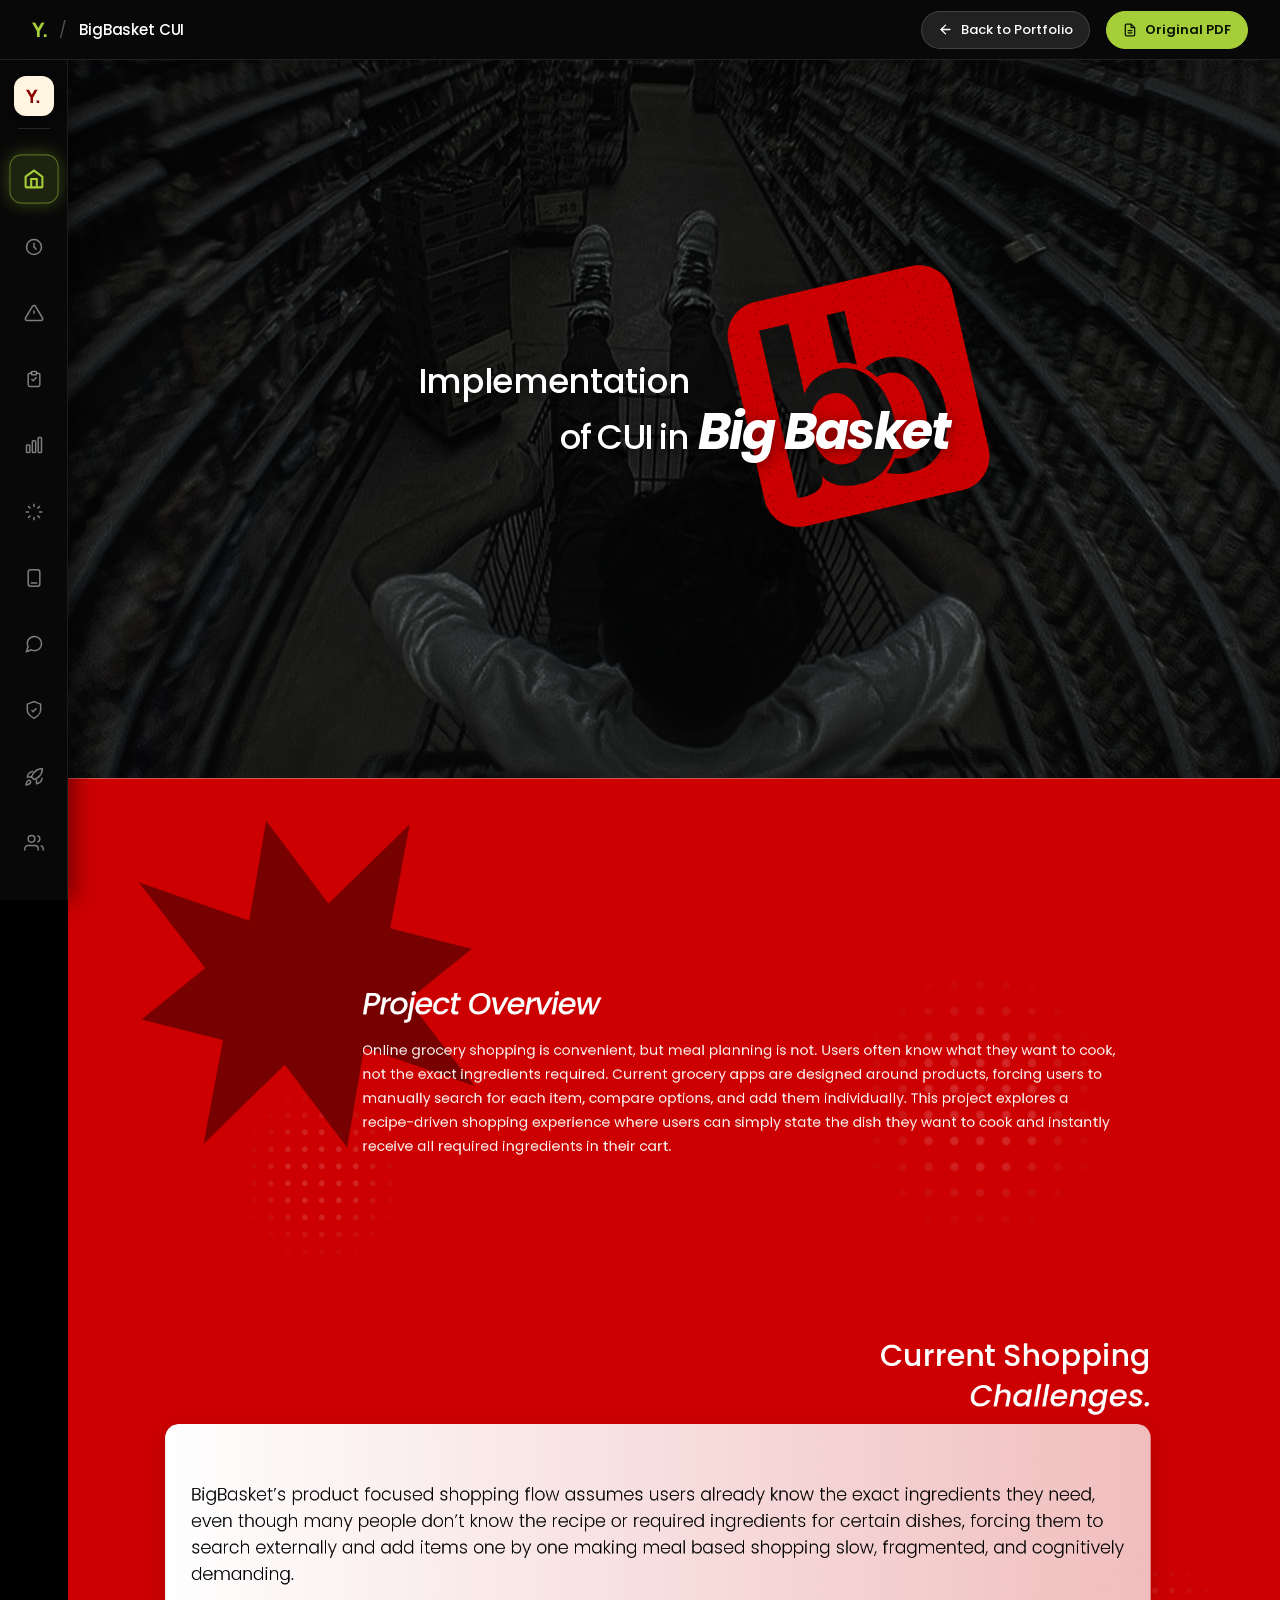
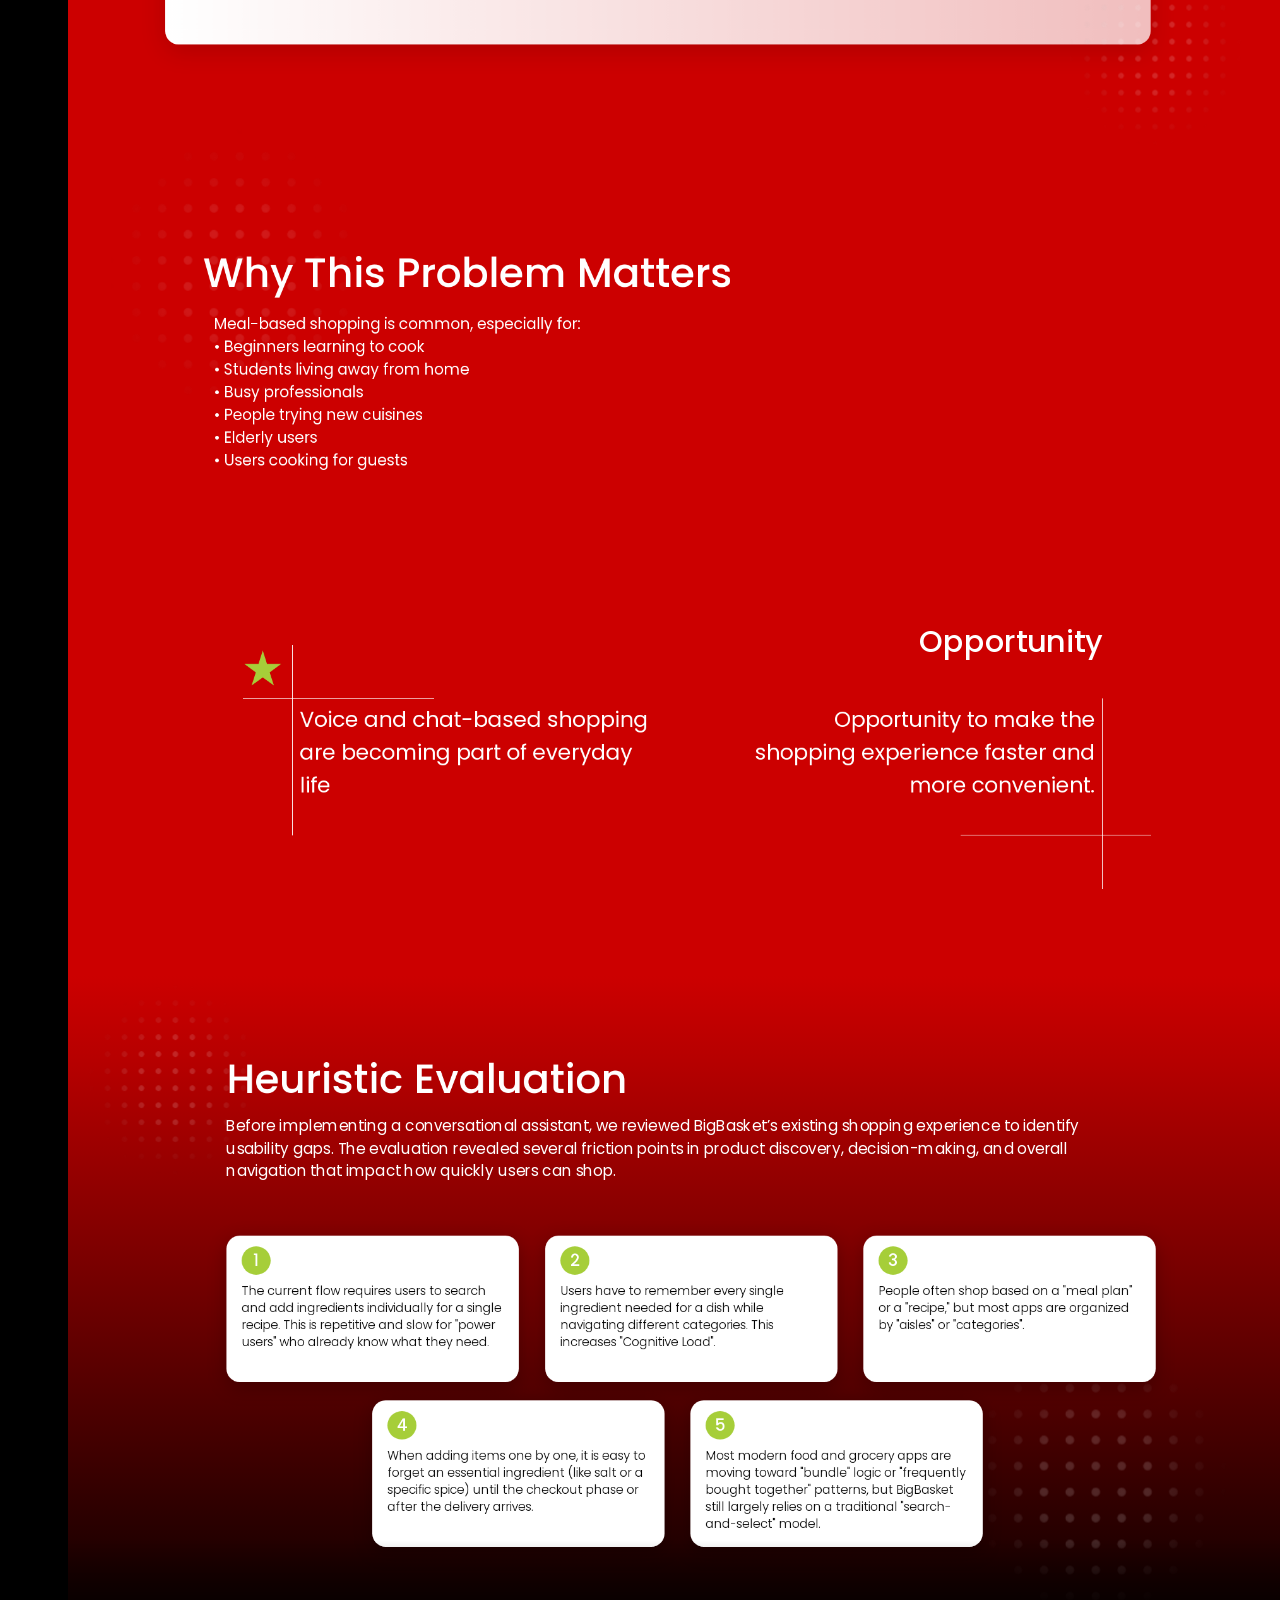
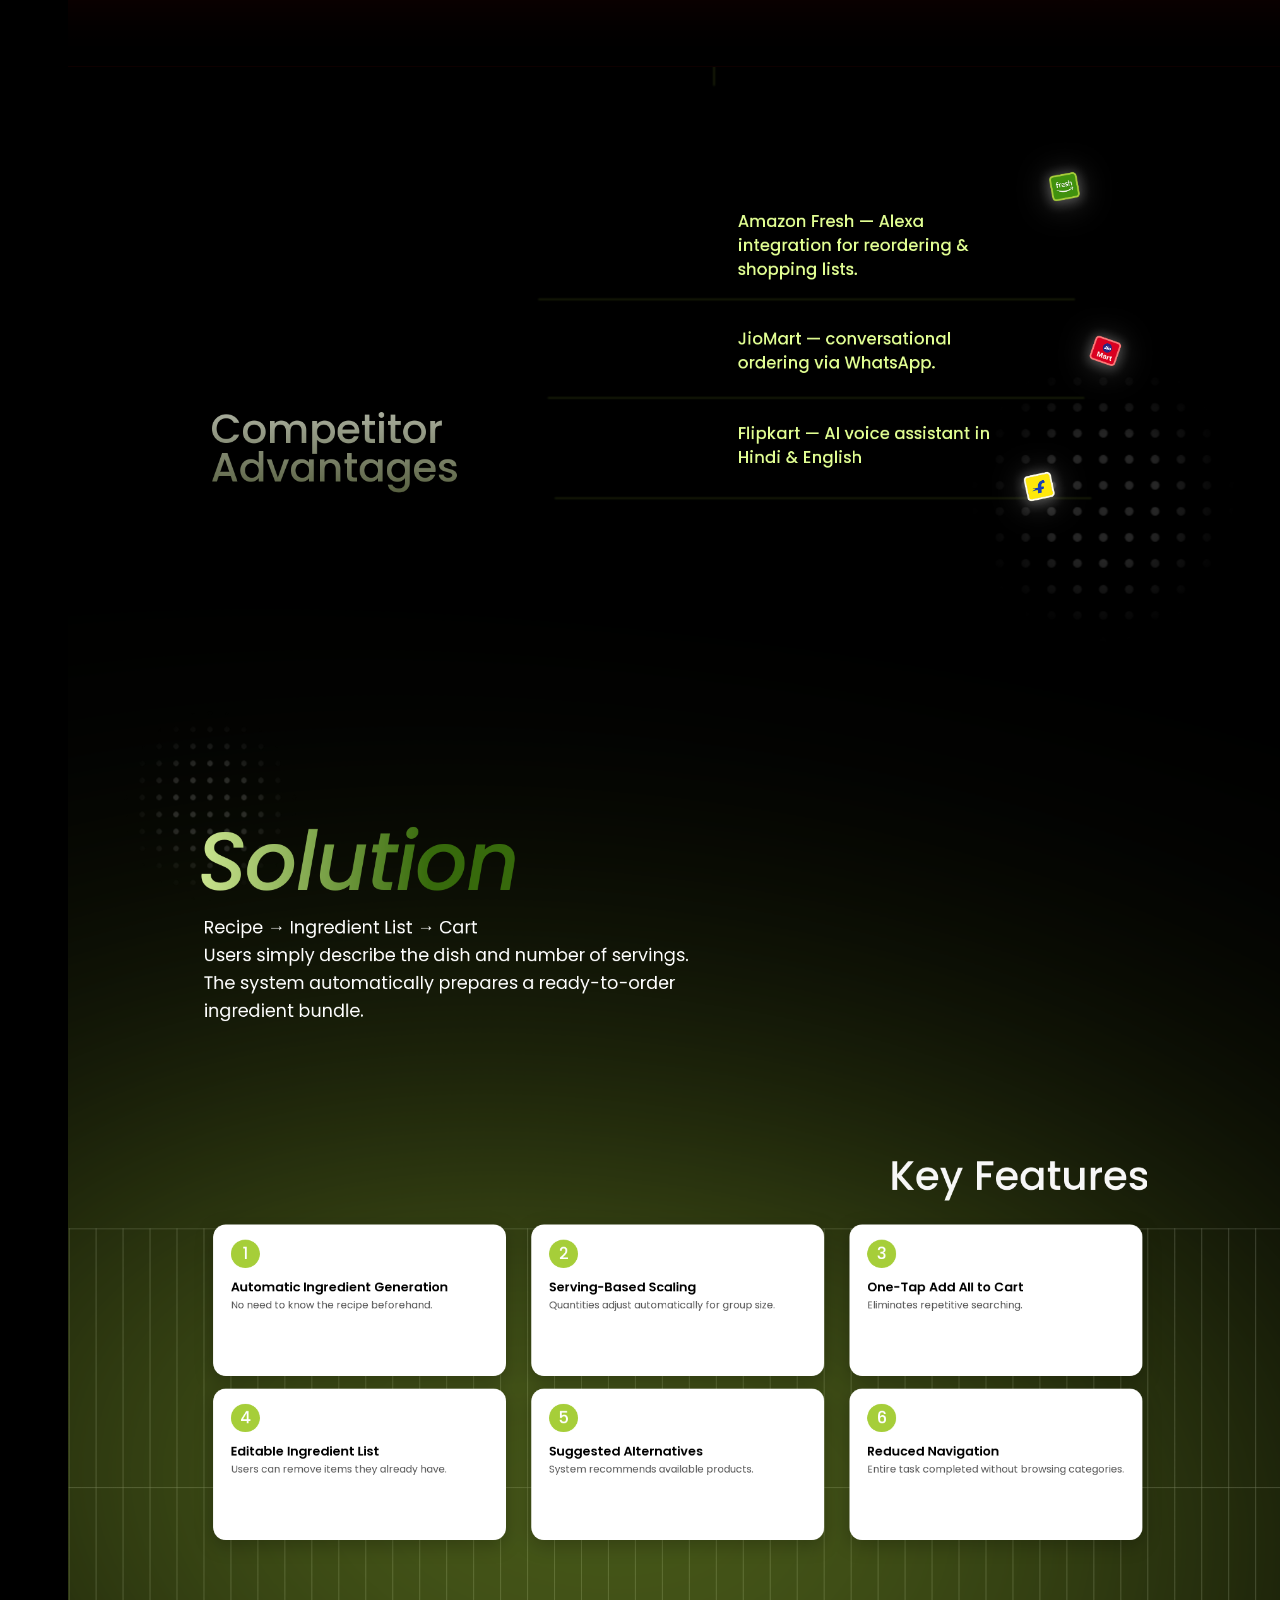
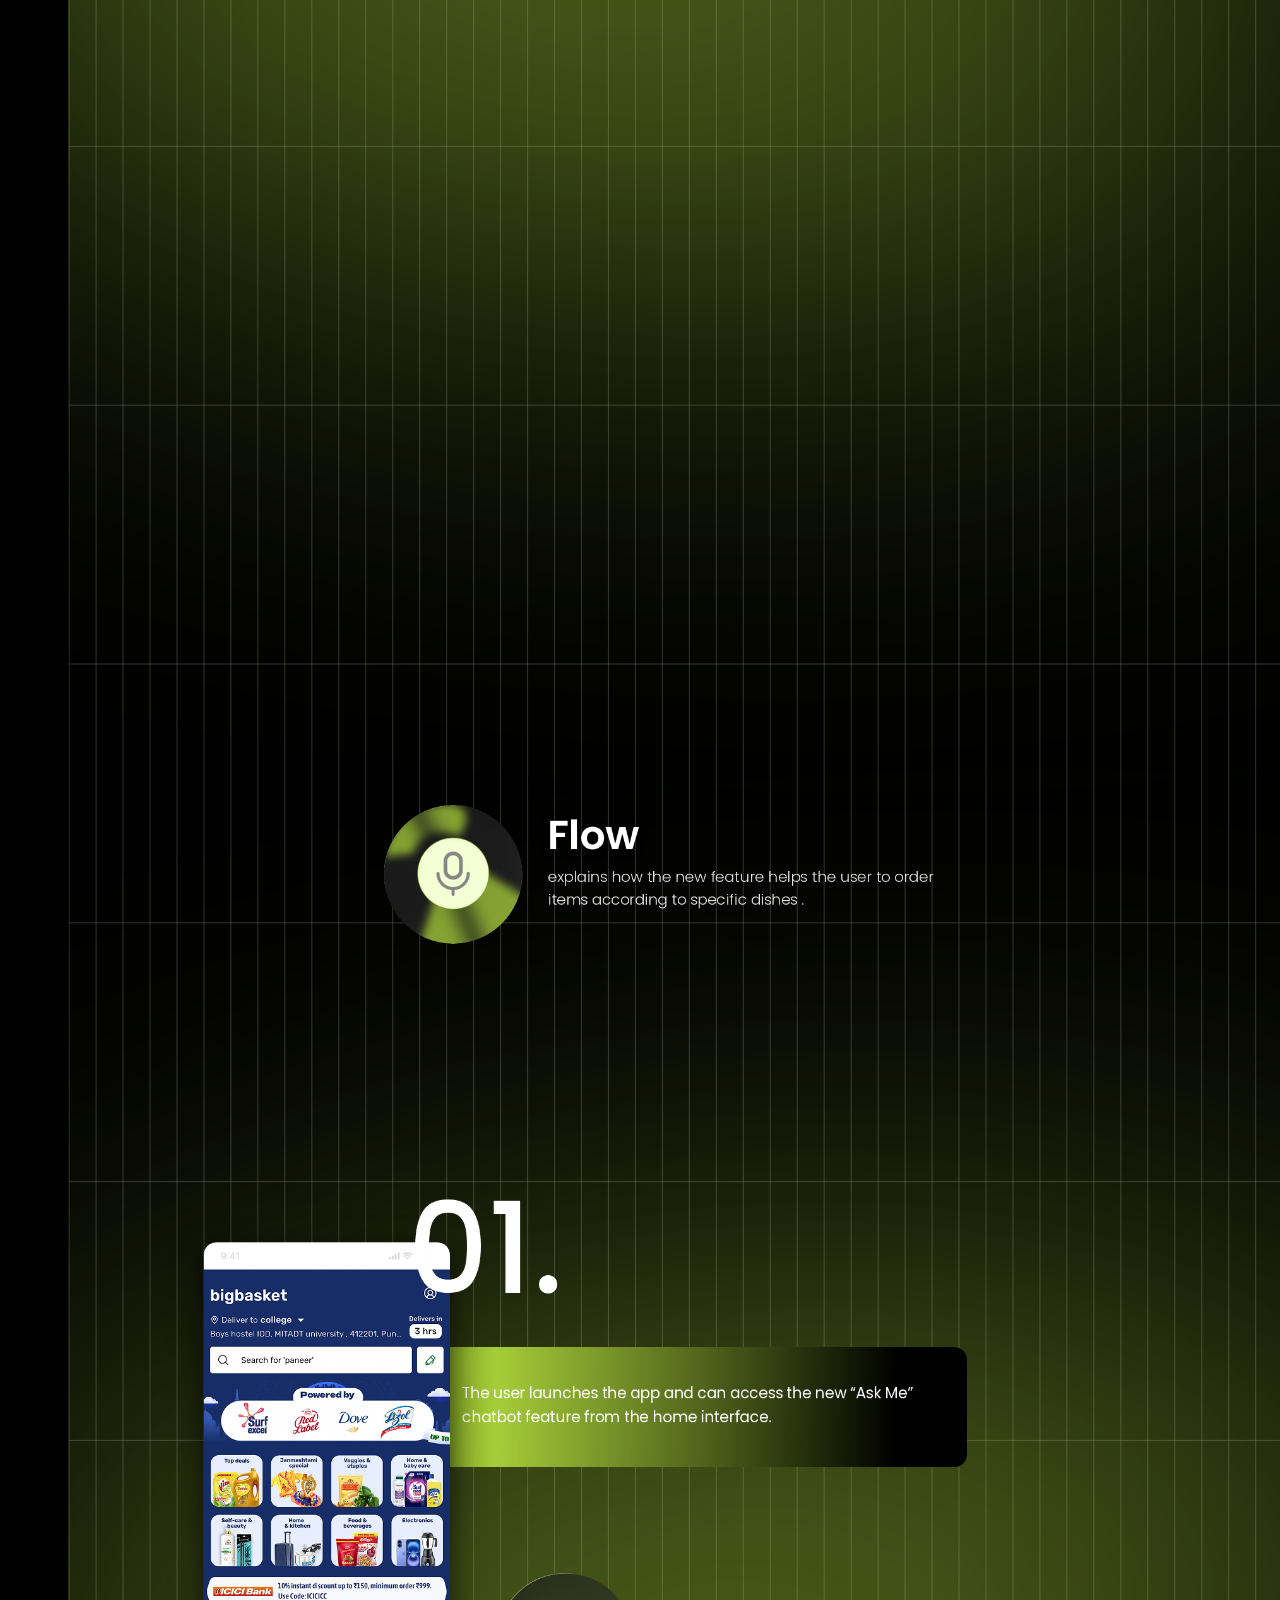
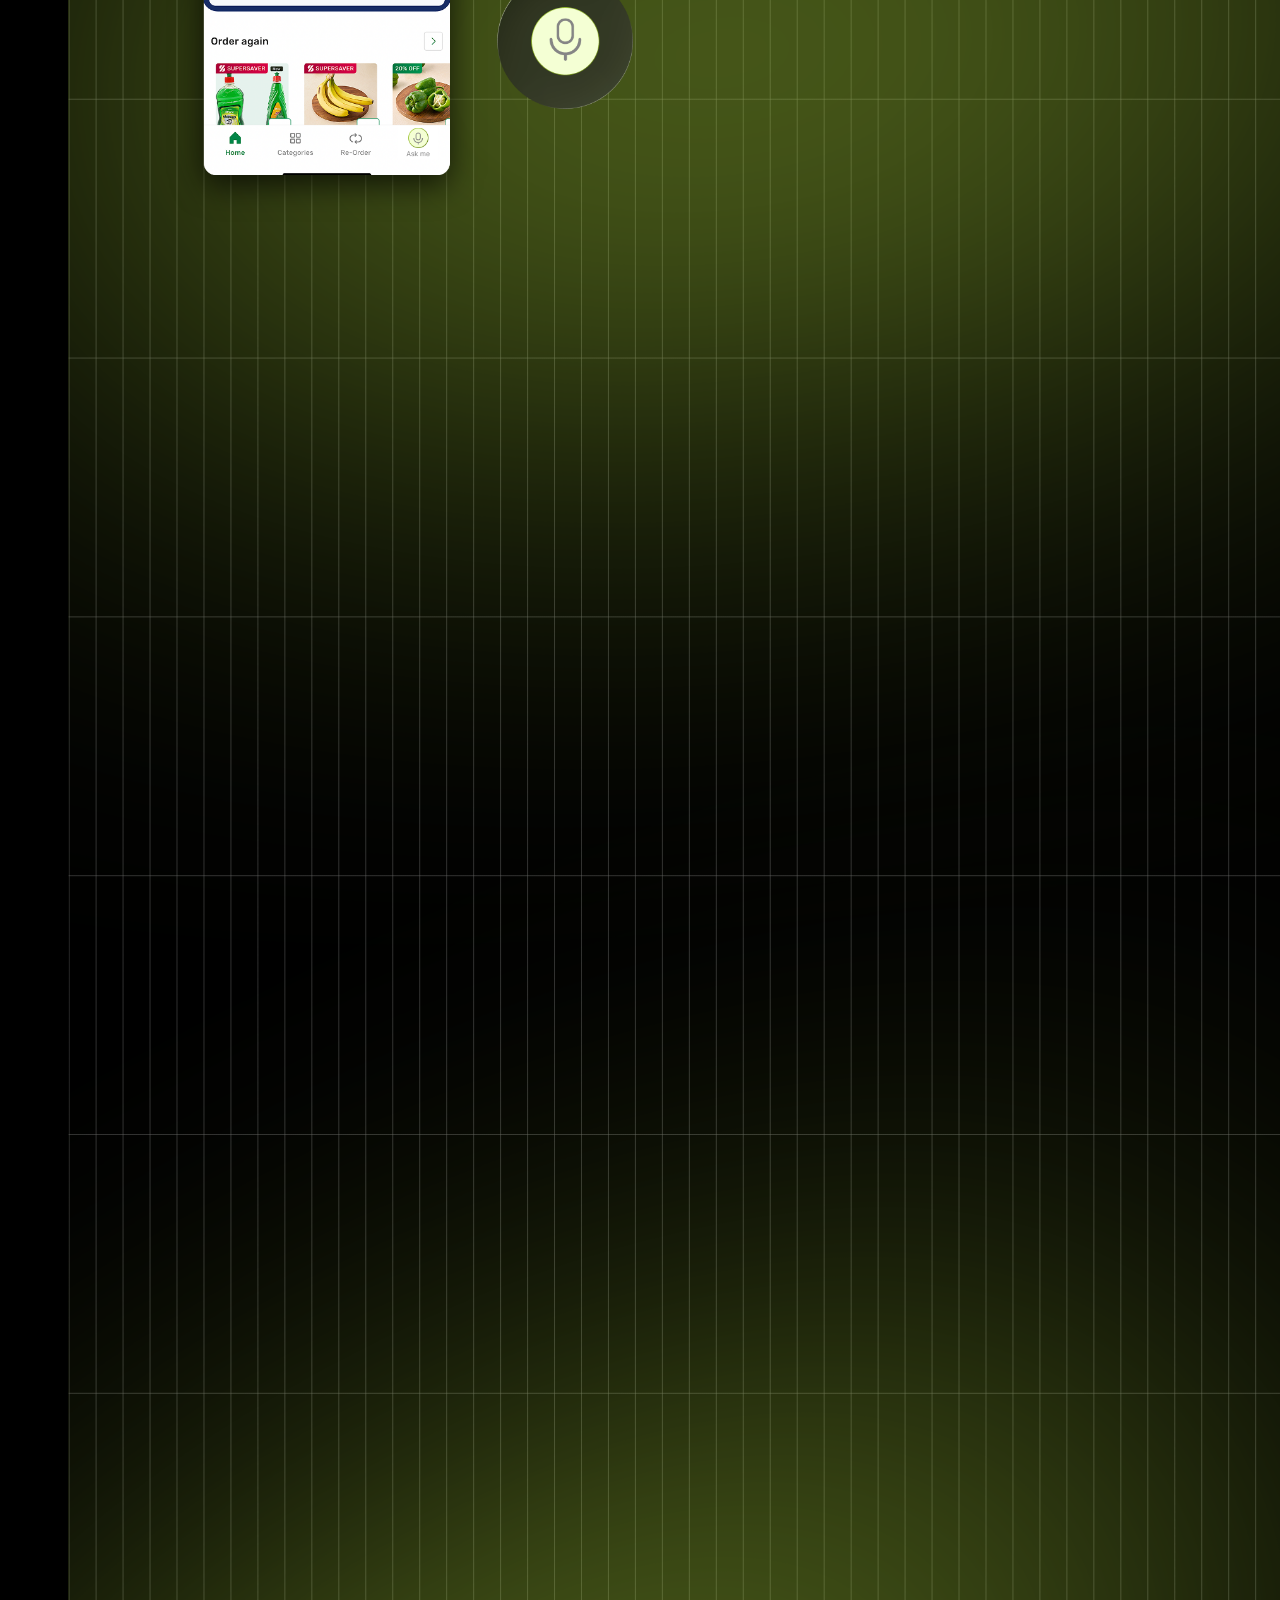
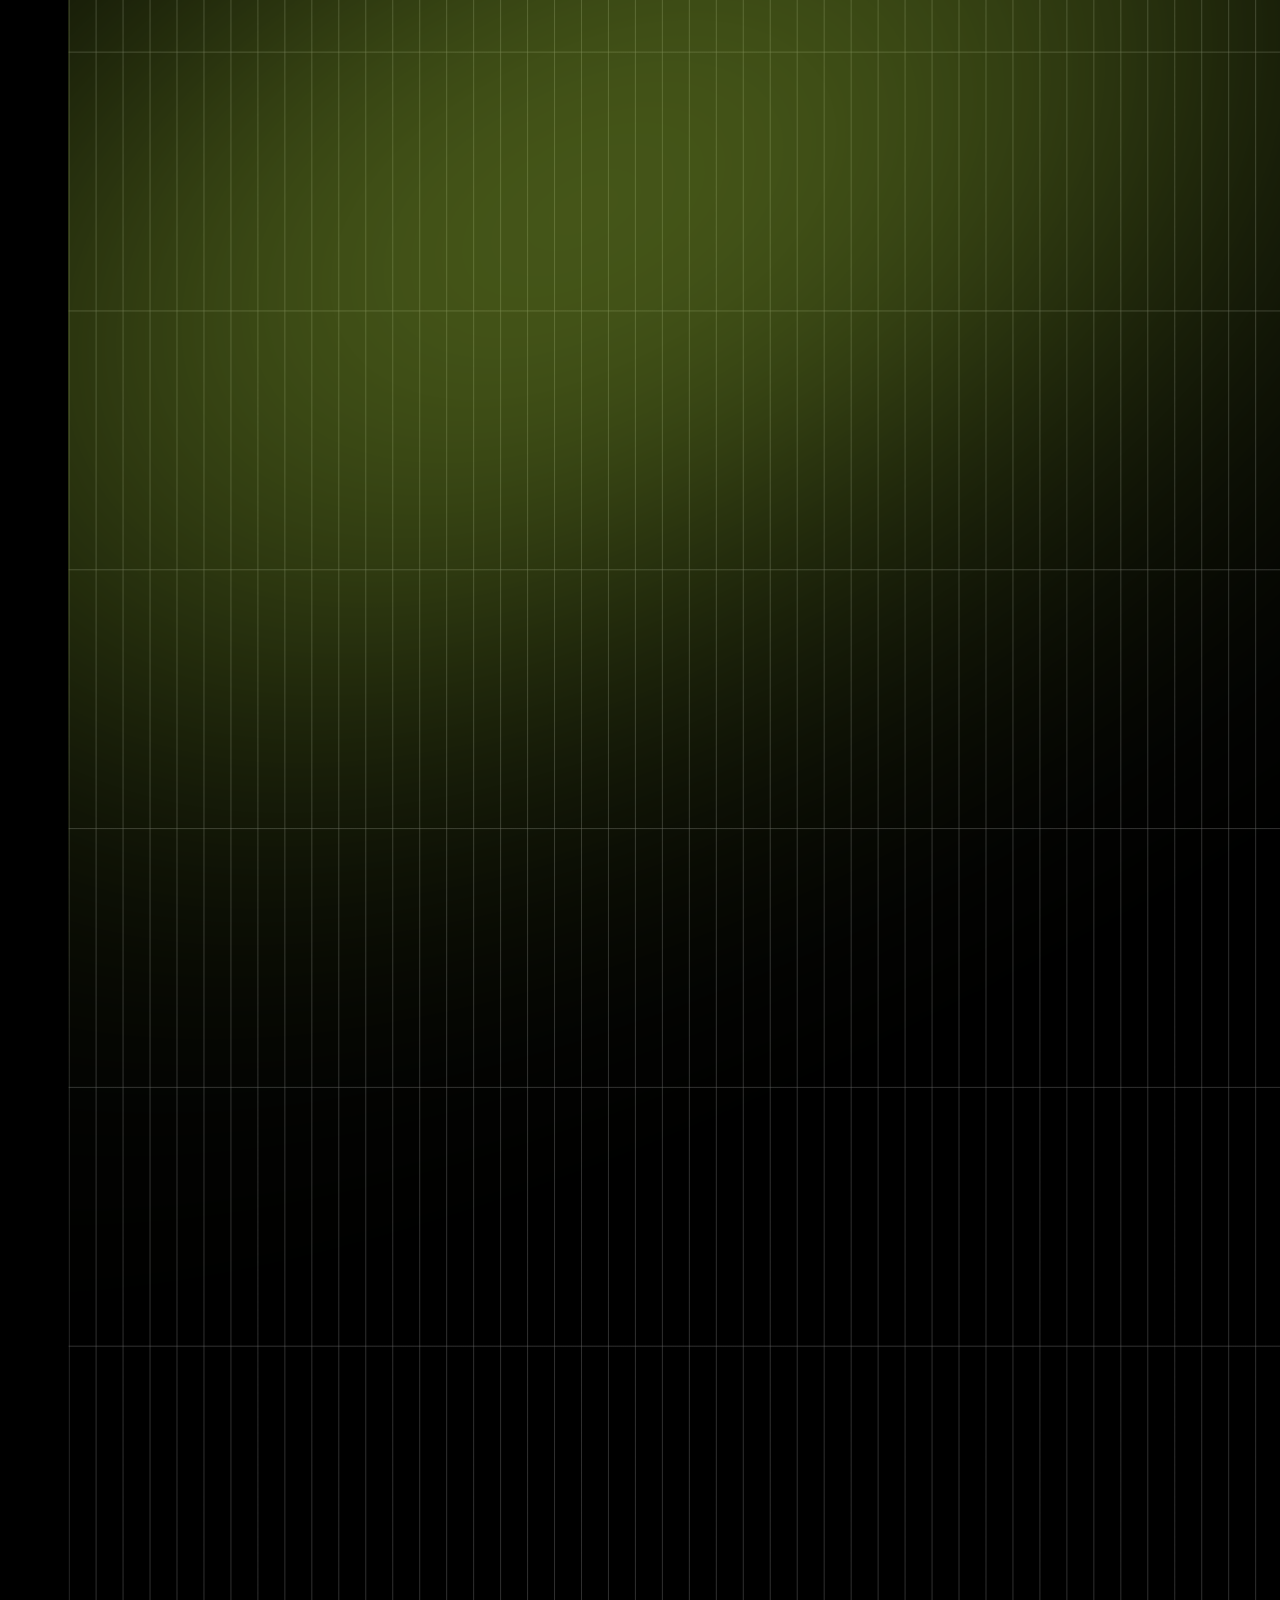
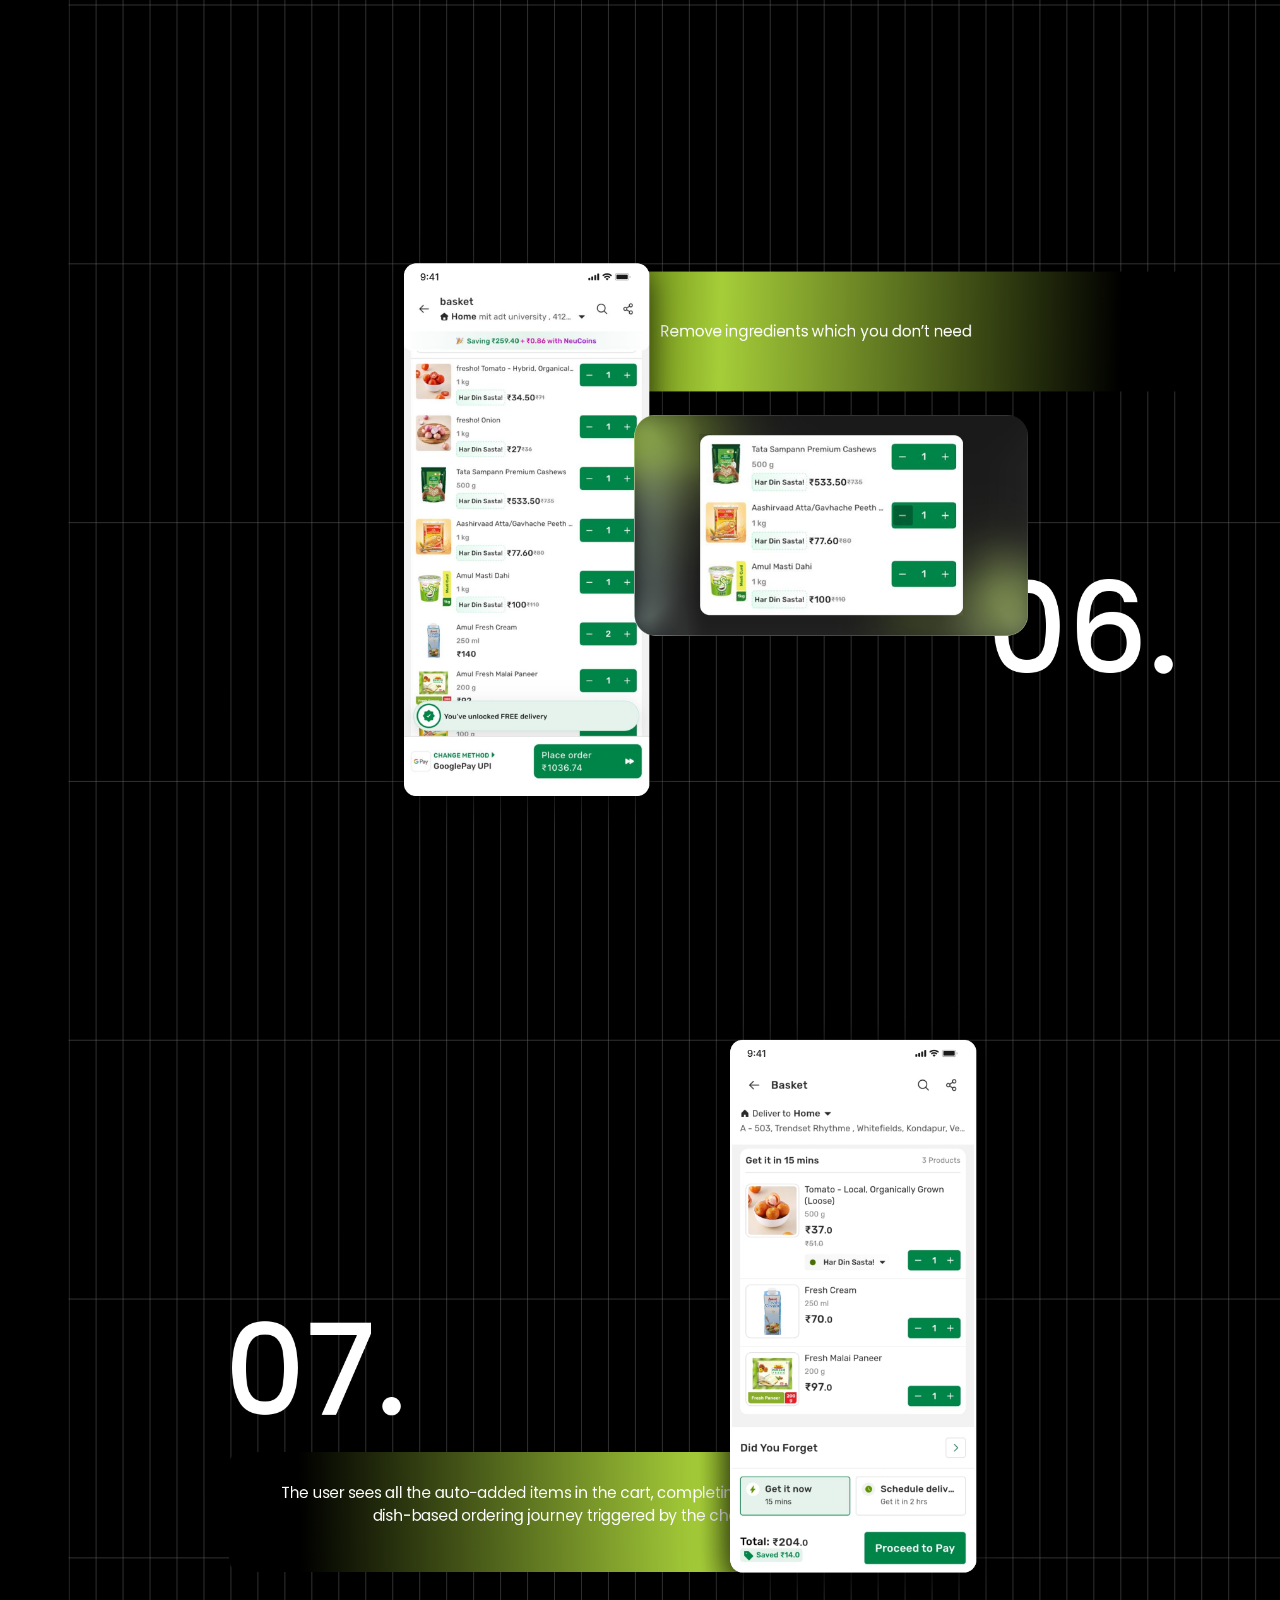
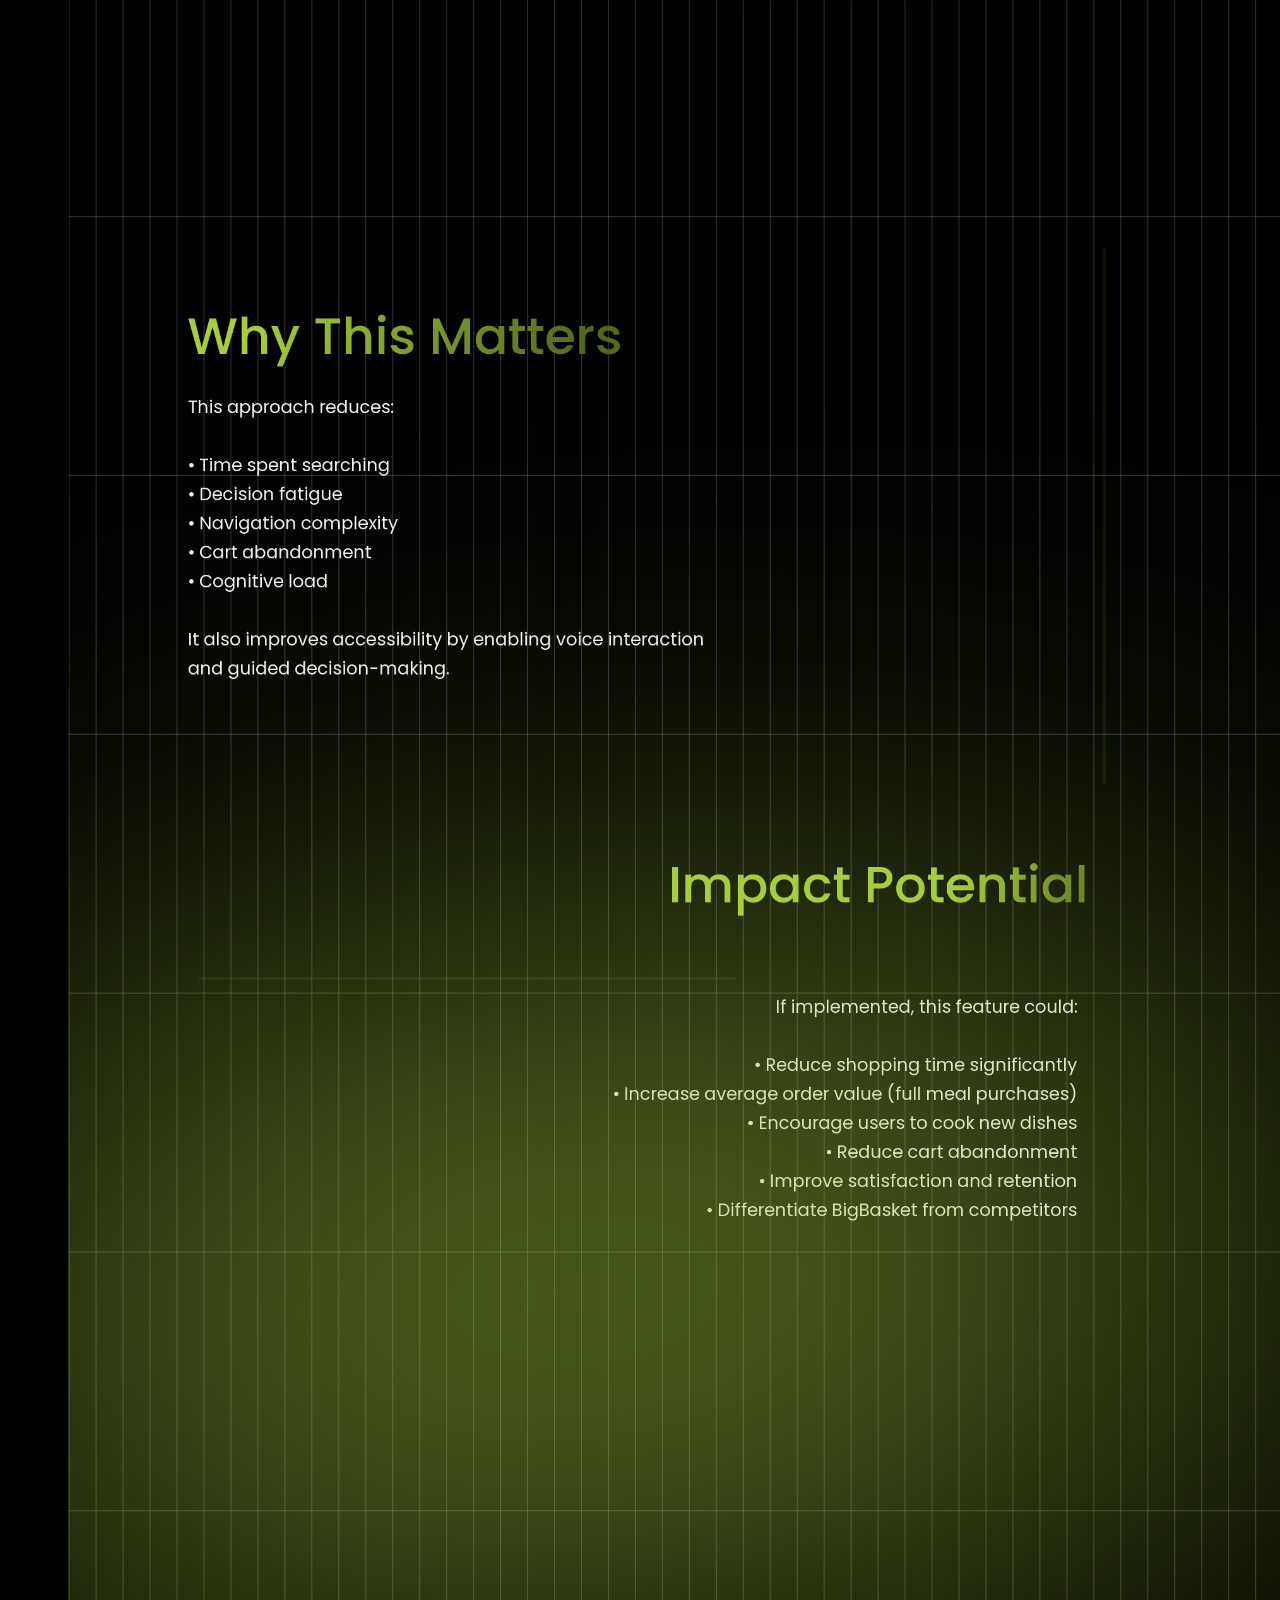
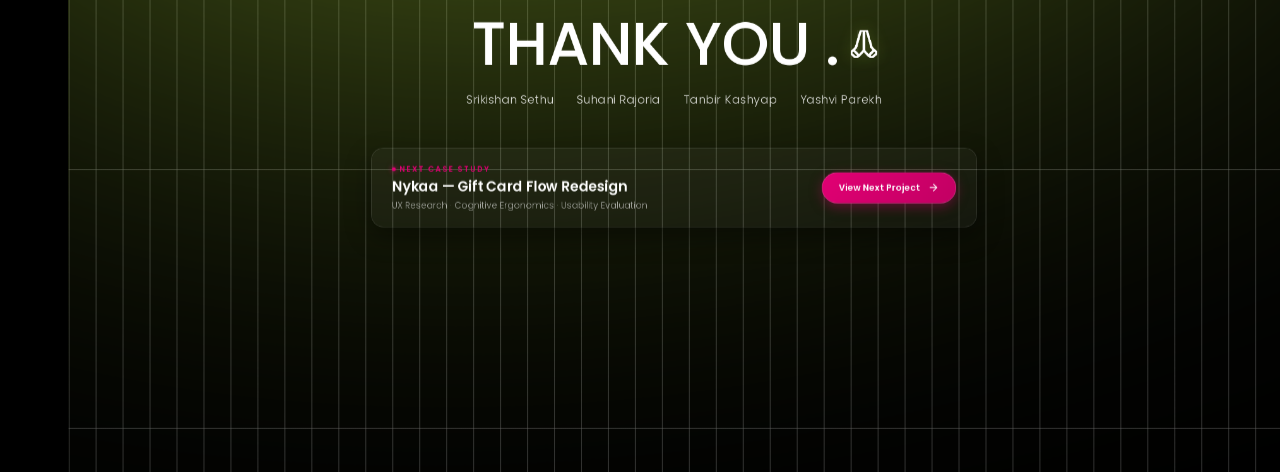
<file: bigbasket.html>
<!DOCTYPE html>
<html lang="en" class="bb-page-html">

<head>
  <meta charset="UTF-8" />
  <meta name="theme-color" content="#CC0000" />
  <meta name="viewport" content="width=device-width, initial-scale=1.0" />
  <title>Yashvi Parekh — UI/UX Designer</title>

  <!-- SEO & OpenGraph -->
  <meta name="description"
    content="BigBasket Conversational Shopping Case Study by Yashvi Parekh. Replicating the authentic recipe-driven grocery CUI presentation." />
  <meta property="og:title" content="BigBasket CUI Case Study — Yashvi Parekh" />
  <meta property="og:description"
    content="Implementation of CUI in Big Basket: What if you told your grocery app what you're cooking, instead of what you need to buy?" />
  <meta property="og:type" content="article" />

  <!-- Favicon generated from Yashvi's signature Y. logo with a cream background box -->
  <link rel="icon"
    href="data:image/svg+xml,<svg xmlns='http://www.w3.org/2000/svg' viewBox='0 0 100 100'><rect width='100' height='100' rx='25' fill='%23FFF5E0'/><text x='50' y='73' font-size='75' font-family='sans-serif' font-weight='bold' fill='%23880000' text-anchor='middle'>Y.</text></svg>" />

  <!-- Google Fonts -->
  <link rel="preconnect" href="https://fonts.googleapis.com" />
  <link rel="preconnect" href="https://fonts.gstatic.com" crossorigin />
  <link
    href="https://fonts.googleapis.com/css2?family=Instrument+Sans:ital,wght@0,400;0,500;0,600;0,700;1,400&family=Inter:wght@400;500;600;700&family=Manrope:wght@400;600;700;800&family=Poppins:ital,wght@0,275;0,300;0,400;0,500;0,600;0,700;1,400;1,500;1,600;1,700&family=Roboto:wght@400;500;700&display=swap"
    rel="stylesheet" />

  <!-- Stylesheets -->
  <link rel="stylesheet" href="bigbasket-cui.css" />
</head>

<body class="bb-page-body">
  <!-- Top Navigation Header -->
  <header class="bb-nav-header" id="top-nav">
    <div class="bb-nav-left">
      <a class="bb-nav-logo" href="index.html" aria-label="Go to portfolio homepage">Y.</a>
      <span class="bb-nav-sep" aria-hidden="true">/</span>
      <span class="bb-nav-title">BigBasket CUI</span>
    </div>

    <div class="bb-nav-right">
      <a class="bb-nav-btn bb-nav-btn-back" href="index.html#work" aria-label="Back to portfolio projects">
        <svg width="15" height="15" viewBox="0 0 24 24" fill="none" stroke="currentColor" stroke-width="2.2"
          stroke-linecap="round" stroke-linejoin="round">
          <line x1="19" y1="12" x2="5" y2="12"></line>
          <polyline points="12 19 5 12 12 5"></polyline>
        </svg>
        <span>Back to Portfolio</span>
      </a>

      <a class="bb-nav-btn bb-nav-btn-pdf" href="pdfs/bigbasket.pdf" target="_blank" rel="noopener noreferrer"
        title="Open original presentation deck PDF">
        <svg width="14" height="14" viewBox="0 0 24 24" fill="none" stroke="currentColor" stroke-width="2.2">
          <path d="M14 2H6a2 2 0 0 0-2 2v16a2 2 0 0 0 2 2h12a2 2 0 0 0 2-2V8z"></path>
          <polyline points="14 2 14 8 20 8"></polyline>
          <line x1="16" y1="13" x2="8" y2="13"></line>
          <line x1="16" y1="17" x2="8" y2="17"></line>
        </svg>
        <span>Original PDF</span>
      </a>
    </div>
  </header>

  <!-- Scroll Progress Indicator Bar -->
  <div class="bb-scroll-progress" id="scroll-progress"></div>

  <!-- Vertical Side Navigation (matching swiggy.html & yashvi portfolio system) -->
  <nav class="sidenav" aria-label="Case Study Navigation">
    <a href="index.html" class="sidenav-brand" title="Yashvi Parekh — Return to Portfolio" aria-label="Back to Portfolio">
      <span>Y.</span>
    </a>

    <div class="sidenav-line"></div>

    <div class="sidenav-items">
      <a href="#section-hero" class="sidenav-link active" data-tip="Cover">
        <svg viewBox="0 0 24 24" fill="none" stroke="currentColor" stroke-width="1.8">
          <path d="M3 9.5L12 3l9 6.5V20a1 1 0 01-1 1H4a1 1 0 01-1-1V9.5z" />
          <path d="M9 21V12h6v9" />
        </svg>
      </a>

      <a href="#section-overview" class="sidenav-link" data-tip="Overview">
        <svg viewBox="0 0 24 24" fill="none" stroke="currentColor" stroke-width="1.8">
          <circle cx="12" cy="12" r="9" />
          <path d="M12 7v5l3 3" />
        </svg>
      </a>

      <a href="#section-challenges" class="sidenav-link" data-tip="Challenges">
        <svg viewBox="0 0 24 24" fill="none" stroke="currentColor" stroke-width="1.8">
          <path d="M10.29 3.86L1.82 18a2 2 0 001.71 3h16.94a2 2 0 001.71-3L13.71 3.86a2 2 0 00-3.42 0z" />
          <line x1="12" y1="9" x2="12" y2="13" />
          <line x1="12" y1="17" x2="12.01" y2="17" />
        </svg>
      </a>

      <a href="#section-heuristics" class="sidenav-link" data-tip="Heuristics">
        <svg viewBox="0 0 24 24" fill="none" stroke="currentColor" stroke-width="1.8">
          <path d="M9 5H7a2 2 0 00-2 2v12a2 2 0 002 2h10a2 2 0 002-2V7a2 2 0 00-2-2h-2" />
          <rect x="9" y="3" width="6" height="4" rx="1" />
          <path d="M9 12l2 2 4-4" />
        </svg>
      </a>

      <a href="#section-competitors" class="sidenav-link" data-tip="Competitors">
        <svg viewBox="0 0 24 24" fill="none" stroke="currentColor" stroke-width="1.8">
          <rect x="3" y="12" width="4" height="9" rx="1" />
          <rect x="10" y="7" width="4" height="14" rx="1" />
          <rect x="17" y="3" width="4" height="18" rx="1" />
        </svg>
      </a>

      <a href="#section-solution" class="sidenav-link" data-tip="Solution">
        <svg viewBox="0 0 24 24" fill="none" stroke="currentColor" stroke-width="1.8">
          <path d="M12 2v4M12 18v4M4.93 4.93l2.83 2.83M16.24 16.24l2.83 2.83M2 12h4M18 12h4M4.93 19.07l2.83-2.83M16.24 7.76l2.83-2.83" />
        </svg>
      </a>

      <a href="#section-nav-redesign" class="sidenav-link" data-tip="Nav Redesign">
        <svg viewBox="0 0 24 24" fill="none" stroke="currentColor" stroke-width="1.8">
          <rect x="5" y="2" width="14" height="20" rx="3" />
          <line x1="8" y1="18" x2="16" y2="18" />
        </svg>
      </a>

      <a href="#section-flow" class="sidenav-link" data-tip="CUI Flow">
        <svg viewBox="0 0 24 24" fill="none" stroke="currentColor" stroke-width="1.8">
          <path d="M21 11.5a8.38 8.38 0 01-.9 3.8 8.5 8.5 0 01-7.6 4.7 8.38 8.38 0 01-3.8-.9L3 21l1.9-5.7a8.38 8.38 0 01-.9-3.8 8.5 8.5 0 014.7-7.6 8.38 8.38 0 013.8-.9h.5a8.48 8.48 0 018 8v.5z" />
        </svg>
      </a>

      <a href="#section-why-matters" class="sidenav-link" data-tip="Why It Matters">
        <svg viewBox="0 0 24 24" fill="none" stroke="currentColor" stroke-width="1.8">
          <path d="M12 22s8-4 8-10V5l-8-3-8 3v7c0 6 8 10 8 10z" />
          <path d="M9 12l2 2 4-4" />
        </svg>
      </a>

      <a href="#section-impact" class="sidenav-link" data-tip="Impact">
        <svg viewBox="0 0 24 24" fill="none" stroke="currentColor" stroke-width="1.8">
          <path d="M4.5 16.5c-1.5 1.26-2 5-2 5s3.74-.5 5-2c.71-.84.7-2.13-.09-2.91a2.18 2.18 0 00-2.91-.09z" />
          <path d="M12 15l-3-3a22 22 0 012-3.95A12.88 12.88 0 0122 2c0 2.72-.78 7.5-6 11a22.35 22.35 0 01-4 2z" />
          <path d="M9 12H4s.55-3.03 2-4.5c1.62-1.63 5-2.5 5-2.5" />
          <path d="M15 15v5s3.03-.55 4.5-2c1.63-1.62 2.5-5 2.5-5" />
        </svg>
      </a>

      <a href="#section-credits" class="sidenav-link" data-tip="Team Credits">
        <svg viewBox="0 0 24 24" fill="none" stroke="currentColor" stroke-width="1.8">
          <path d="M17 21v-2a4 4 0 00-4-4H5a4 4 0 00-4 4v2" />
          <circle cx="9" cy="7" r="4" />
          <path d="M23 21v-2a4 4 0 00-3-3.87M16 3.13a4 4 0 010 7.75" />
        </svg>
      </a>
    </div>
  </nav>

  <!-- Master Stage Wrapper (Centers and automatically scales for all viewports) -->
  <div class="bb-stage-wrapper" id="stage-wrapper">
    <!-- The exact 1920px x 20739px artboard -->
    <main class="bb-artboard" id="artboard">

      <!-- ═════════════════════════════════════════════════════════════
           SECTION 1: HERO SLIDE (Slide 16:9 - 54)
           Top: 0px, Height: 1138px
           ═════════════════════════════════════════════════════════════ -->
      <section class="bb-slide-hero" id="section-hero">
        <img class="bb-hero-bg-img" src="images/bigbasket/hero-bg.png" alt="BigBasket Supermarket Aisle" />
        <div class="bb-hero-badge-wrap">
          <img class="bb-hero-badge-img" src="images/bigbasket/hero-badge.png" alt="BigBasket Logo Badge" />
        </div>
        <div class="bb-hero-title-lockup">
          <h1 class="bb-hero-word-impl">Implementation</h1>
          <div class="bb-hero-word-row">
            <span class="bb-hero-cui-text">of CUI in</span>
            <span class="bb-hero-brand-name">Big Basket</span>
          </div>
        </div>
      </section>

      <!-- ═════════════════════════════════════════════════════════════
           SECTION 2: PROJECT OVERVIEW (Group 209)
           Top: 1197px
           ═════════════════════════════════════════════════════════════ -->
      <div class="bb-ornament-5"></div>
      <div class="bb-ornament-2"></div>

      <section class="bb-group-overview" id="section-overview">
        <div class="bb-star-2"></div>
        <h2 class="bb-overview-heading">Project Overview</h2>
        <p class="bb-overview-body">
          Online grocery shopping is convenient, but meal planning is not. Users often know what they want to cook, not the exact ingredients required. Current grocery apps are designed around products, forcing users to manually search for each item, compare options, and add them individually. This project explores a recipe-driven shopping experience where users can simply state the dish they want to cook and instantly receive all required ingredients in their cart.
        </p>
      </section>

      <!-- ═════════════════════════════════════════════════════════════
           SECTION 3: CURRENT SHOPPING CHALLENGES (Frame 28)
           Top: 1977px
           ═════════════════════════════════════════════════════════════ -->
      <section class="bb-frame-challenges" id="section-challenges">
        <div class="bb-vector-5-blur"></div>
        <h2 class="bb-current-shopping-title">Current Shopping</h2>
        <h3 class="bb-challenges-title">Challenges.</h3>
        <div class="bb-challenges-card">
          <p class="bb-challenges-card-text">
            BigBasket’s product focused shopping flow assumes users already know the exact ingredients they need, even though many people don’t know the recipe or required ingredients for certain dishes, forcing them to search externally and add items one by one making meal based shopping slow, fragmented, and cognitively demanding.
          </p>
        </div>
        <div class="bb-ornament-6-top"></div>
      </section>

      <!-- ═════════════════════════════════════════════════════════════
           SECTION 4: WHY THIS PROBLEM MATTERS
           Top: 2841px
           ═════════════════════════════════════════════════════════════ -->
      <div class="bb-ornament-7-mid"></div>
      <section id="section-problem-matters-wrap">
        <h2 class="bb-problem-matters-heading" id="section-problem-matters">Why This Problem Matters</h2>
        <p class="bb-problem-matters-text">Meal-based shopping is common, especially for:
• Beginners learning to cook
• Students living away from home
• Busy professionals
• People trying new cuisines
• Elderly users
• Users cooking for guests</p>
      </section>

      <!-- ═════════════════════════════════════════════════════════════
           SECTION 5: OPPORTUNITY (Group 167 & 174)
           Top: 3421px
           ═════════════════════════════════════════════════════════════ -->
      <section id="section-opportunity-wrap">
        <h2 class="bb-opportunity-title" id="section-opportunity">Opportunity</h2>
        <div class="bb-group-opportunity">
          <div class="bb-opp-star-1"></div>
          <div class="bb-bracket-tl-h"></div>
          <div class="bb-bracket-tl-v"></div>
          <div class="bb-bracket-br-h"></div>
          <div class="bb-bracket-br-v"></div>

          <p class="bb-opp-text-left">Voice and chat-based shopping are becoming part of everyday life</p>
          <p class="bb-opp-text-right">Opportunity to make the shopping experience faster and more convenient.</p>
        </div>
      </section>

      <!-- ═════════════════════════════════════════════════════════════
           SECTION 6: HEURISTIC EVALUATION (Slide 16:9 - 55)
           Top: 3866px, Height: 1284px
           ═════════════════════════════════════════════════════════════ -->
      <section class="bb-slide-heuristics" id="section-heuristics">
        <div class="bb-ornament-6-slide"></div>
        <div class="bb-ornament-7-slide"></div>

        <h2 class="bb-heuristics-title">Heuristic Evaluation</h2>
        <p class="bb-heuristics-intro">
          Before implementing a conversational assistant, we reviewed BigBasket’s existing shopping experience to identify usability gaps. The evaluation revealed several friction points in product discovery, decision-making, and overall navigation that impact how quickly users can shop.
        </p>

        <!-- 5 White Cards -->
        <div class="bb-frame-heuristics-cards">
          <!-- Row 1 -->
          <div class="bb-hcard" style="left: 0px; top: 0px;">
            <div class="bb-hcard-badge">1</div>
            <p class="bb-hcard-text">
              The current flow requires users to search and add ingredients individually for a single recipe. This is repetitive and slow for "power users" who already know what they need.
            </p>
          </div>

          <div class="bb-hcard" style="left: 505px; top: 0px;">
            <div class="bb-hcard-badge">2</div>
            <p class="bb-hcard-text">
              Users have to remember every single ingredient needed for a dish while navigating different categories. This increases "Cognitive Load".
            </p>
          </div>

          <div class="bb-hcard" style="left: 1009px; top: 0px;">
            <div class="bb-hcard-badge">3</div>
            <p class="bb-hcard-text">
              People often shop based on a "meal plan" or a "recipe," but most apps are organized by "aisles" or "categories".
            </p>
          </div>

          <!-- Row 2 -->
          <div class="bb-hcard" style="left: 231px; top: 261px;">
            <div class="bb-hcard-badge">4</div>
            <p class="bb-hcard-text">
              When adding items one by one, it is easy to forget an essential ingredient (like salt or a specific spice) until the checkout phase or after the delivery arrives.
            </p>
          </div>

          <div class="bb-hcard" style="left: 735px; top: 261px;">
            <div class="bb-hcard-badge">5</div>
            <p class="bb-hcard-text">
              Most modern food and grocery apps are moving toward "bundle" logic or "frequently bought together" patterns, but BigBasket still largely relies on a traditional "search-and-select" model.
            </p>
          </div>
        </div>
      </section>

      <!-- ═════════════════════════════════════════════════════════════
           SECTION 7: SLIDE 16:9 - 56 (DARK UNIVERSE)
           Top: 5080px, Height: 16601px
           ═════════════════════════════════════════════════════════════ -->
      <section class="bb-slide-dark">
        <!-- Perspective Grid -->
        <div class="bb-grid-lines"></div>

        <!-- Ambient Glowing Green Orbs -->
        <div class="bb-orb bb-orb-1"></div>
        <div class="bb-orb bb-orb-2"></div>
        <div class="bb-orb bb-orb-3"></div>
        <div class="bb-orb bb-orb-4"></div>
        <!-- Ambient Ornaments (Ornament 6 & 7 in Figma) -->
        <img class="bb-ornament-6-dark" src="images/bigbasket/star-ornament.png" alt="" aria-hidden="true" />
        <img class="bb-ornament-7-dark" src="images/bigbasket/star-ornament.png" alt="" aria-hidden="true" />

        <!-- ── 7.1 Competitor Advantages ── -->
        <div class="bb-competitors-wrap" id="section-competitors">
          <h2 class="bb-competitors-title">Competitor Advantages</h2>
          <div class="bb-competitors-divider-v"></div>

          <div class="bb-comp-line-1"></div>
          <div class="bb-comp-line-2"></div>
          <div class="bb-comp-line-3"></div>

          <div class="bb-competitors-list">
            <p class="bb-competitor-item bb-comp-item-1">Amazon Fresh — Alexa<br />integration for reordering &<br />shopping lists.</p>
            <p class="bb-competitor-item bb-comp-item-2">JioMart — conversational<br />ordering via WhatsApp.</p>
            <p class="bb-competitor-item bb-comp-item-3">Flipkart — AI voice assistant in<br />Hindi & English</p>
          </div>

          <div class="bb-comp-badge bb-badge-amazon" title="Amazon Fresh">
            <img src="images/bigbasket/logo-amazon.png" alt="Amazon Fresh Logo" />
          </div>

          <div class="bb-comp-badge bb-badge-jiomart" title="JioMart">
            <img src="images/bigbasket/logo-jiomart.png" alt="JioMart Logo" />
          </div>

          <div class="bb-comp-badge bb-badge-flipkart" title="Flipkart">
            <img src="images/bigbasket/logo-flipkart.png" alt="Flipkart Logo" />
          </div>
        </div>

        <!-- ── 7.2 Solution & Key Features ── -->
        <div class="bb-solution-wrap" id="section-solution">
          <h2 class="bb-solution-title">Solution</h2>
          <p class="bb-solution-flow-desc">
            Recipe → Ingredient List → Cart<br />
            Users simply describe the dish and number of servings.<br />
            The system automatically prepares a ready-to-order ingredient bundle.
          </p>

          <h3 class="bb-key-features-heading">Key Features</h3>

          <!-- 6 White Cards in 2x3 Grid (Consistent uniform dimensions) -->
          <div class="bb-frame-features-grid">
            <!-- Row 1 -->
            <div class="bb-fcard" style="left: 0px; top: 0px;">
              <div class="bb-fcard-badge">1</div>
              <h4 class="bb-fcard-title">Automatic Ingredient Generation</h4>
              <p class="bb-fcard-sub">No need to know the recipe beforehand.</p>
            </div>

            <div class="bb-fcard" style="left: 504px; top: 0px;">
              <div class="bb-fcard-badge">2</div>
              <h4 class="bb-fcard-title">Serving-Based Scaling</h4>
              <p class="bb-fcard-sub">Quantities adjust automatically for group size.</p>
            </div>

            <div class="bb-fcard" style="left: 1008px; top: 0px;">
              <div class="bb-fcard-badge">3</div>
              <h4 class="bb-fcard-title">One-Tap Add All to Cart</h4>
              <p class="bb-fcard-sub">Eliminates repetitive searching.</p>
            </div>

            <!-- Row 2 -->
            <div class="bb-fcard" style="left: 0px; top: 260px;">
              <div class="bb-fcard-badge">4</div>
              <h4 class="bb-fcard-title">Editable Ingredient List</h4>
              <p class="bb-fcard-sub">Users can remove items they already have.</p>
            </div>

            <div class="bb-fcard" style="left: 504px; top: 260px;">
              <div class="bb-fcard-badge">5</div>
              <h4 class="bb-fcard-title">Suggested Alternatives</h4>
              <p class="bb-fcard-sub">System recommends available products.</p>
            </div>

            <div class="bb-fcard" style="left: 1008px; top: 260px;">
              <div class="bb-fcard-badge">6</div>
              <h4 class="bb-fcard-title">Reduced Navigation</h4>
              <p class="bb-fcard-sub">Entire task completed without browsing categories.</p>
            </div>
          </div>
        </div>

        <!-- ── 7.3 Nav Redesign ── -->
        <div class="bb-nav-redesign-wrap" id="section-nav-redesign">
          <h2 class="bb-nav-redesign-title">Nav Redesign</h2>
          <img class="bb-nav-tabs-img" src="images/bigbasket/nav-redesign-tabs.png" alt="BigBasket Existing Tab Bar" />

          <div class="bb-nav-text-col">
            <div>
              <h3 class="bb-nav-text-heading">Existing Tab Bar</h3>
              <p class="bb-nav-text-desc">
                The existing tab bar in BigBasket consists of four main elements. A Home button, a Categories button, a Re-order button, and a dedicated space for promotions.
              </p>
            </div>

            <div>
              <h3 class="bb-nav-text-heading">Updated Tab Bar</h3>
              <p class="bb-nav-text-desc">
                The updated tab bar is designed to seamlessly integrate with BigBasket’s existing UI without disrupting the current layout. In this version, the promotion section is repositioned to the center, and the CUI is implemented in its place, allowing users to interact more intuitively while still retaining the familiar Home, Categories, and Reorder options.
              </p>
            </div>
          </div>
        </div>

        <!-- ── 7.4 Flow Introduction ── -->
        <div class="bb-flow-intro-wrap" id="section-flow">
          <div class="bb-flow-avatar-circle">
            <img src="images/bigbasket/cui-assistant-preview.png" alt="CUI Conversational Assistant" />
          </div>
          <h2 class="bb-flow-title">Flow</h2>
          <p class="bb-flow-subtext">explains how the new feature helps the user to order items according to specific dishes .</p>
        </div>

        <!-- ── 7.5 Step 01 (Discovery) ── -->
        <div class="bb-step-01-wrap" id="section-step-01">
          <h3 class="bb-step-number bb-s01-number">01.</h3>
          <div class="bb-step-capsule bb-s01-capsule"></div>
          <p class="bb-step-explanation bb-s01-text">
            The user launches the app and can access the new “Ask Me” chatbot feature from the home interface.
          </p>

          <div class="bb-phone-mockup bb-s01-phone">
            <img class="bb-phone-screen-img" src="images/bigbasket/step-01-screen.png" alt="BigBasket Step 1 Home Screen" />
          </div>

          <div class="bb-zoom-card bb-s01-callout">
            <img src="images/bigbasket/step-01-callout.png" alt="Ask Me Button Detail" />
          </div>
        </div>

        <!-- ── 7.6 Step 02 (Onboarding) ── -->
        <div class="bb-step-02-wrap" id="section-step-02">
          <h3 class="bb-step-number bb-s02-number">02.</h3>
          <div class="bb-step-capsule bb-step-capsule-reverse bb-s02-capsule"></div>
          <p class="bb-step-explanation bb-s02-text">
            The chatbot introduces itself and offers task-based options like planning meals or finding ingredients.
          </p>

          <div class="bb-phone-mockup bb-s02-phone">
            <img class="bb-phone-screen-img" src="images/bigbasket/step-02-screen.png" alt="BigBasket Step 2 Chatbot Intro Screen" />
          </div>

          <img class="bb-zoom-card bb-s02-callout" src="images/bigbasket/step-02-task-chips.png" alt="Task Chips Options Detail" />
        </div>

        <!-- ── 7.7 Step 03 (Prompting) ── -->
        <div class="bb-step-03-wrap" id="section-step-03">
          <h3 class="bb-step-number bb-s03-number">03.</h3>
          <div class="bb-step-capsule bb-s03-capsule"></div>
          <p class="bb-step-explanation bb-s03-text">
            The chatbot asks what dish or help they need today.
          </p>

          <div class="bb-phone-mockup bb-s03-phone">
            <img class="bb-phone-screen-img" src="images/bigbasket/step-03-screen.png" alt="BigBasket Step 3 Friendly Prompt Screen" />
          </div>
        </div>

        <!-- ── 7.8 Step 04 (Voice / Text Input) ── -->
        <div class="bb-step-04-wrap" id="section-step-04">
          <h3 class="bb-step-number bb-s04-number">04.</h3>
          <div class="bb-step-capsule bb-s04-capsule"></div>
          <p class="bb-step-explanation bb-s04-text">
            The user tells the chatbot which dish they want to cook, using voice or text.
          </p>

          <div class="bb-phone-mockup bb-s04-phone">
            <img class="bb-phone-screen-img" src="images/bigbasket/step-04-screen.png" alt="BigBasket Step 4 Multimodal Input Screen" />
          </div>

          <div class="bb-zoom-card bb-s04-callout-circle">
            <img src="images/bigbasket/step-04-callout-circle.png" alt="Listening Aura" />
          </div>
          <span class="bb-s04-listening-label">“Listening”</span>

          <div class="bb-zoom-card bb-s04-callout-talk">
            <img src="images/bigbasket/step-04-callout-talk.png" alt="Talk Here Voice Control Bar" />
          </div>
        </div>

        <!-- ── 7.9 Step 05 (Ingredient Generation) ── -->
        <div class="bb-step-05-wrap" id="section-step-05">
          <h3 class="bb-step-number bb-s05-number">05.</h3>
          <div class="bb-step-capsule bb-step-capsule-reverse bb-s05-capsule"></div>
          <p class="bb-step-explanation bb-s05-text">
            The chatbot automatically fetches and displays all required ingredients for the selected dish with quantities.
          </p>

          <div class="bb-phone-mockup bb-s05-phone">
            <img class="bb-phone-screen-img" src="images/bigbasket/step-05-screen.png" alt="BigBasket Step 5 Scaled Ingredients Screen" />
          </div>

          <img class="bb-zoom-card bb-s05-callout" src="images/bigbasket/step-05-ingredients-card.png" alt="Scaled Ingredients Detail Card" />
        </div>

        <!-- ── 7.10 Step 06 (Customization & Pantry Deselect) ── -->
        <div class="bb-step-06-wrap" id="section-step-06">
          <h3 class="bb-step-number bb-s06-number">06.</h3>
          <div class="bb-step-capsule bb-s06-capsule"></div>
          <p class="bb-step-explanation bb-s06-text">
            Remove ingredients which you don’t need
          </p>

          <div class="bb-phone-mockup bb-s06-phone">
            <img class="bb-phone-screen-img" src="images/bigbasket/step-06-screen.png" alt="BigBasket Step 6 Cart Confirmation Screen" />
          </div>

          <div class="bb-zoom-card bb-group-212 bb-group-212-box bb-s06-callout">
            <img src="images/bigbasket/step-06-alternatives-card.png" alt="Ingredient Deselect & Alternatives Card" />
          </div>
        </div>

        <!-- ── 7.11 Step 07 (Populated Cart & Conversion) ── -->
        <div class="bb-step-07-wrap" id="section-step-07">
          <h3 class="bb-step-number bb-s07-number">07.</h3>
          <div class="bb-step-capsule bb-step-capsule-reverse bb-s07-capsule"></div>
          <p class="bb-step-explanation bb-s07-text">
            The user sees all the auto-added items in the cart, completing the dish-based ordering journey triggered by the chatbot.
          </p>

          <div class="bb-phone-mockup bb-s07-phone">
            <img class="bb-phone-screen-img" src="images/bigbasket/step-07-screen.png" alt="BigBasket Step 7 Cart Populated Screen" />
          </div>
        </div>

        <!-- ── 7.12 Why This Matters ── -->
        <div class="bb-why-matters-wrap">
          <h2 class="bb-why-matters-title" id="section-why-matters">Why This Matters</h2>
          <p class="bb-why-matters-text">This approach reduces:<br /><br />
            <span class="bb-bullet-item">• Time spent searching</span><br />
            <span class="bb-bullet-item">• Decision fatigue</span><br />
            <span class="bb-bullet-item">• Navigation complexity</span><br />
            <span class="bb-bullet-item">• Cart abandonment</span><br />
            <span class="bb-bullet-item">• Cognitive load</span><br /><br />
            It also improves accessibility by enabling voice interaction and guided decision-making.</p>
        </div>

        <!-- ── 7.13 Impact Potential ── -->
        <div class="bb-impact-wrap" id="section-impact-wrap">
          <h2 class="bb-impact-title" id="section-impact">Impact Potential</h2>
          <div class="bb-impact-line-v"></div>
          <div class="bb-impact-line-h"></div>
          <p class="bb-impact-text">If implemented, this feature could:<br /><br />
            <span class="bb-bullet-item">• Reduce shopping time significantly</span><br />
            <span class="bb-bullet-item">• Increase average order value (full meal purchases)</span><br />
            <span class="bb-bullet-item">• Encourage users to cook new dishes</span><br />
            <span class="bb-bullet-item">• Reduce cart abandonment</span><br />
            <span class="bb-bullet-item">• Improve satisfaction and retention</span><br />
            <span class="bb-bullet-item">• Differentiate BigBasket from competitors</span></p>
        </div>

        <!-- ── 7.14 Footer / Thank You & Team Credits ── -->
        <div class="bb-footer-wrap" id="section-credits">
          <div class="bb-thankyou-row">
            <h2 class="bb-thankyou-title">THANK YOU .</h2>
            <img class="bb-namaste-icon" src="images/bigbasket/namaste-icon.png" alt="Namaste" />
          </div>
          <div class="bb-team-frame">
            <span class="bb-team-member">Srikishan Sethu</span>
            <span class="bb-team-member">Suhani Rajoria</span>
            <span class="bb-team-member">Tanbir Kashyap</span>
            <span class="bb-team-member">Yashvi Parekh</span>
          </div>

          <!-- ── Subtle Next Case Study Bar ── -->
          <div class="bb-next-project-bar">
            <div class="bb-next-project-inner">
              <div class="bb-next-info">
                <span class="bb-next-eyebrow">Next Case Study</span>
                <h3 class="bb-next-title">Nykaa — Gift Card Flow Redesign</h3>
                <p class="bb-next-desc">UX Research · Cognitive Ergonomics · Usability Evaluation</p>
              </div>
              <a href="Nykaa.html" class="bb-next-cta" aria-label="Explore Nykaa Case Study">
                <span>View Next Project</span>
                <svg viewBox="0 0 24 24" fill="none" stroke="currentColor" stroke-width="2.2" stroke-linecap="round" stroke-linejoin="round">
                  <line x1="5" y1="12" x2="19" y2="12" />
                  <polyline points="12 5 19 12 12 19" />
                </svg>
              </a>
            </div>
          </div>
        </div>

      </section>

    </main>
  </div>

  <!-- Interactive Responsive Auto-Scaler & Smooth Sidenav Script -->
  <script>
    (function () {
      const artboard = document.getElementById('artboard');
      const wrapper = document.getElementById('stage-wrapper');
      const progressBar = document.getElementById('scroll-progress');
      const navLinks = document.querySelectorAll('.sidenav-link');
      const brandLink = document.querySelector('.sidenav-brand');

      // Milestone mapping for all sections and flow steps
      const milestoneMap = {
        'section-hero': 'section-hero',
        'section-overview': 'section-overview',
        'section-challenges': 'section-challenges',
        'section-problem-matters': 'section-challenges',
        'section-opportunity': 'section-challenges',
        'section-heuristics': 'section-heuristics',
        'section-competitors': 'section-competitors',
        'section-solution': 'section-solution',
        'section-nav-redesign': 'section-nav-redesign',
        'section-flow': 'section-flow',
        'section-step-01': 'section-flow',
        'section-step-02': 'section-flow',
        'section-step-03': 'section-flow',
        'section-step-04': 'section-flow',
        'section-step-05': 'section-flow',
        'section-step-06': 'section-flow',
        'section-step-07': 'section-flow',
        'section-why-matters': 'section-why-matters',
        'section-impact': 'section-impact',
        'section-credits': 'section-credits'
      };

      const trackedSections = Object.keys(milestoneMap)
        .map(function (id) { return document.getElementById(id); })
        .filter(Boolean);

      // ── Responsive Auto-Scaling ──
      function handleScale() {
        if (!artboard || !wrapper) return;
        const isDesktop = window.innerWidth > 1024;
        const availableWidth = isDesktop ? window.innerWidth - 68 : window.innerWidth;
        const targetWidth = 1920;
        const scale = Math.min(1, availableWidth / targetWidth);

        artboard.style.transform = 'scale(' + scale + ')';
        wrapper.style.height = (20930 * scale) + 'px';
      }

      window.addEventListener('resize', handleScale);
      window.addEventListener('DOMContentLoaded', handleScale);
      handleScale();

      // ── Scroll Progress & Active Sidenav Indicator ──
      function onScroll() {
        const scrollTop = window.scrollY || document.documentElement.scrollTop;
        const docHeight = document.documentElement.scrollHeight - window.innerHeight;
        const percent = docHeight > 0 ? (scrollTop / docHeight) * 100 : 0;
        if (progressBar) {
          progressBar.style.width = percent + '%';
        }

        // Active milestone tracking (transform-safe)
        let activeMilestone = 'section-hero';

        // Check if user reached the end of the case study
        if (docHeight > 0 && scrollTop >= docHeight - 80) {
          activeMilestone = 'section-credits';
        } else {
          const checkPoint = 200; // Trigger line 200px from top of viewport
          for (let i = 0; i < trackedSections.length; i++) {
            const sec = trackedSections[i];
            const rect = sec.getBoundingClientRect();
            if (rect.top <= checkPoint) {
              const secId = sec.id || sec.getAttribute('id');
              activeMilestone = milestoneMap[secId] || activeMilestone;
            }
          }
        }

        navLinks.forEach(function (link) {
          link.classList.toggle('active', link.getAttribute('href') === '#' + activeMilestone);
        });
      }

      window.addEventListener('scroll', onScroll, { passive: true });
      onScroll();

      // ── Smooth Sidenav Anchor Clicks (Transform-safe) ──
      navLinks.forEach(function (link) {
        link.addEventListener('click', function (e) {
          e.preventDefault();
          const targetId = this.getAttribute('href').substring(1);
          const targetEl = document.getElementById(targetId);
          if (targetEl) {
            const rect = targetEl.getBoundingClientRect();
            const isSmall = window.innerWidth <= 640;
            const headerOffset = isSmall ? 60 : 70;
            const targetY = window.scrollY + rect.top - headerOffset;
            window.scrollTo({ top: Math.max(0, targetY), behavior: 'smooth' });
          }
        });
      });

      if (brandLink) {
        brandLink.addEventListener('click', function (e) {
          const href = this.getAttribute('href');
          if (href && href.startsWith('#')) {
            e.preventDefault();
            window.scrollTo({ top: 0, behavior: 'smooth' });
          }
        });
      }

      // ── Scroll-Triggered Progressive Section Reveal ──
      document.documentElement.classList.add('bb-js-loaded');
      const revealTargets = document.querySelectorAll(
        '.bb-group-overview, .bb-frame-challenges, #section-problem-matters-wrap, ' +
        '.bb-group-opportunity, .bb-heuristics-title, .bb-frame-heuristics-cards, ' +
        '.bb-competitors-wrap, .bb-solution-wrap, .bb-nav-redesign-wrap, ' +
        '.bb-flow-intro-wrap, .bb-step-01-wrap, .bb-step-02-wrap, .bb-step-03-wrap, ' +
        '.bb-step-04-wrap, .bb-step-05-wrap, .bb-step-06-wrap, .bb-step-07-wrap, ' +
        '.bb-why-matters-wrap, .bb-impact-wrap, .bb-footer-wrap'
      );

      revealTargets.forEach(function (el) {
        el.classList.add('bb-reveal-item');
      });

      if ('IntersectionObserver' in window) {
        const revealObserver = new IntersectionObserver(
          function (entries, observer) {
            entries.forEach(function (entry) {
              if (entry.isIntersecting) {
                entry.target.classList.add('bb-is-visible');
                observer.unobserve(entry.target);
              }
            });
          },
          {
            rootMargin: '0px 0px -40px 0px',
            threshold: 0.05
          }
        );

        revealTargets.forEach(function (el) {
          revealObserver.observe(el);
        });
      } else {
        revealTargets.forEach(function (el) {
          el.classList.add('bb-is-visible');
        });
      }
    })();
  </script>
</body>

</html>
</file>
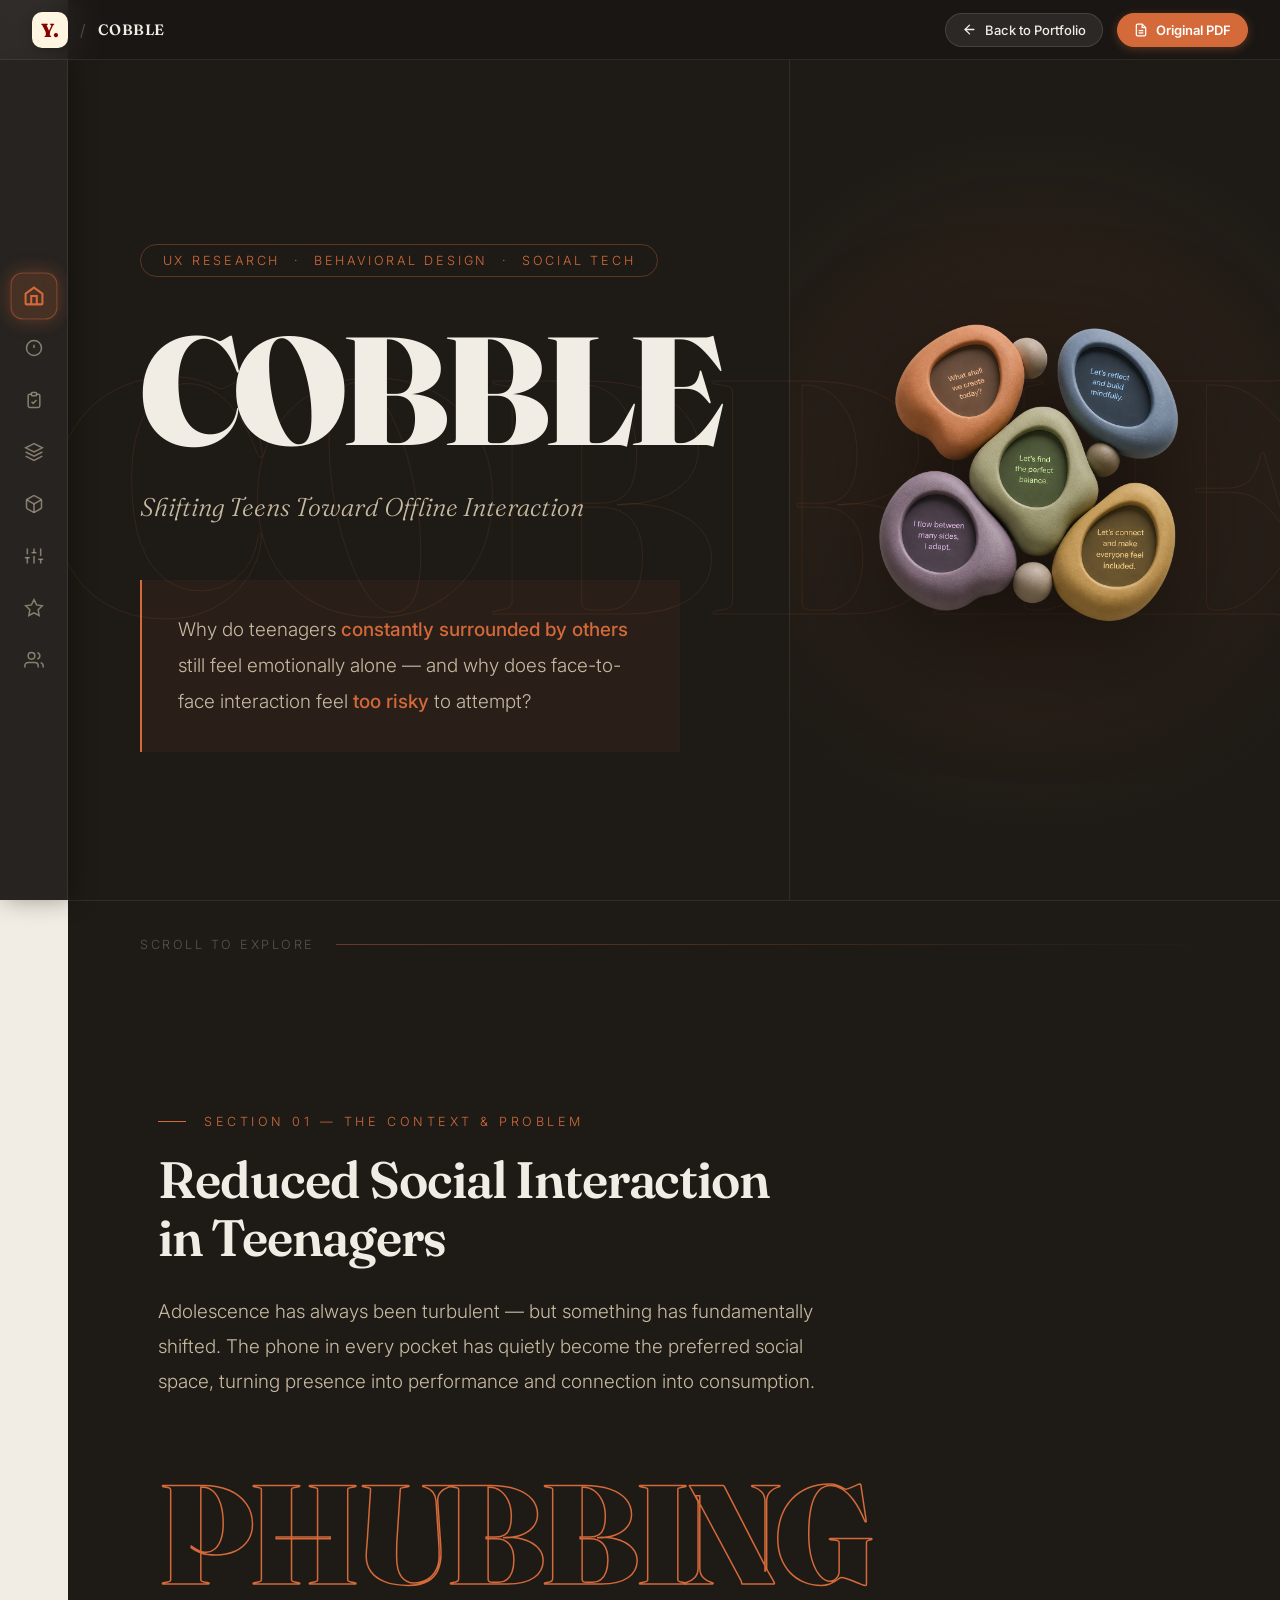
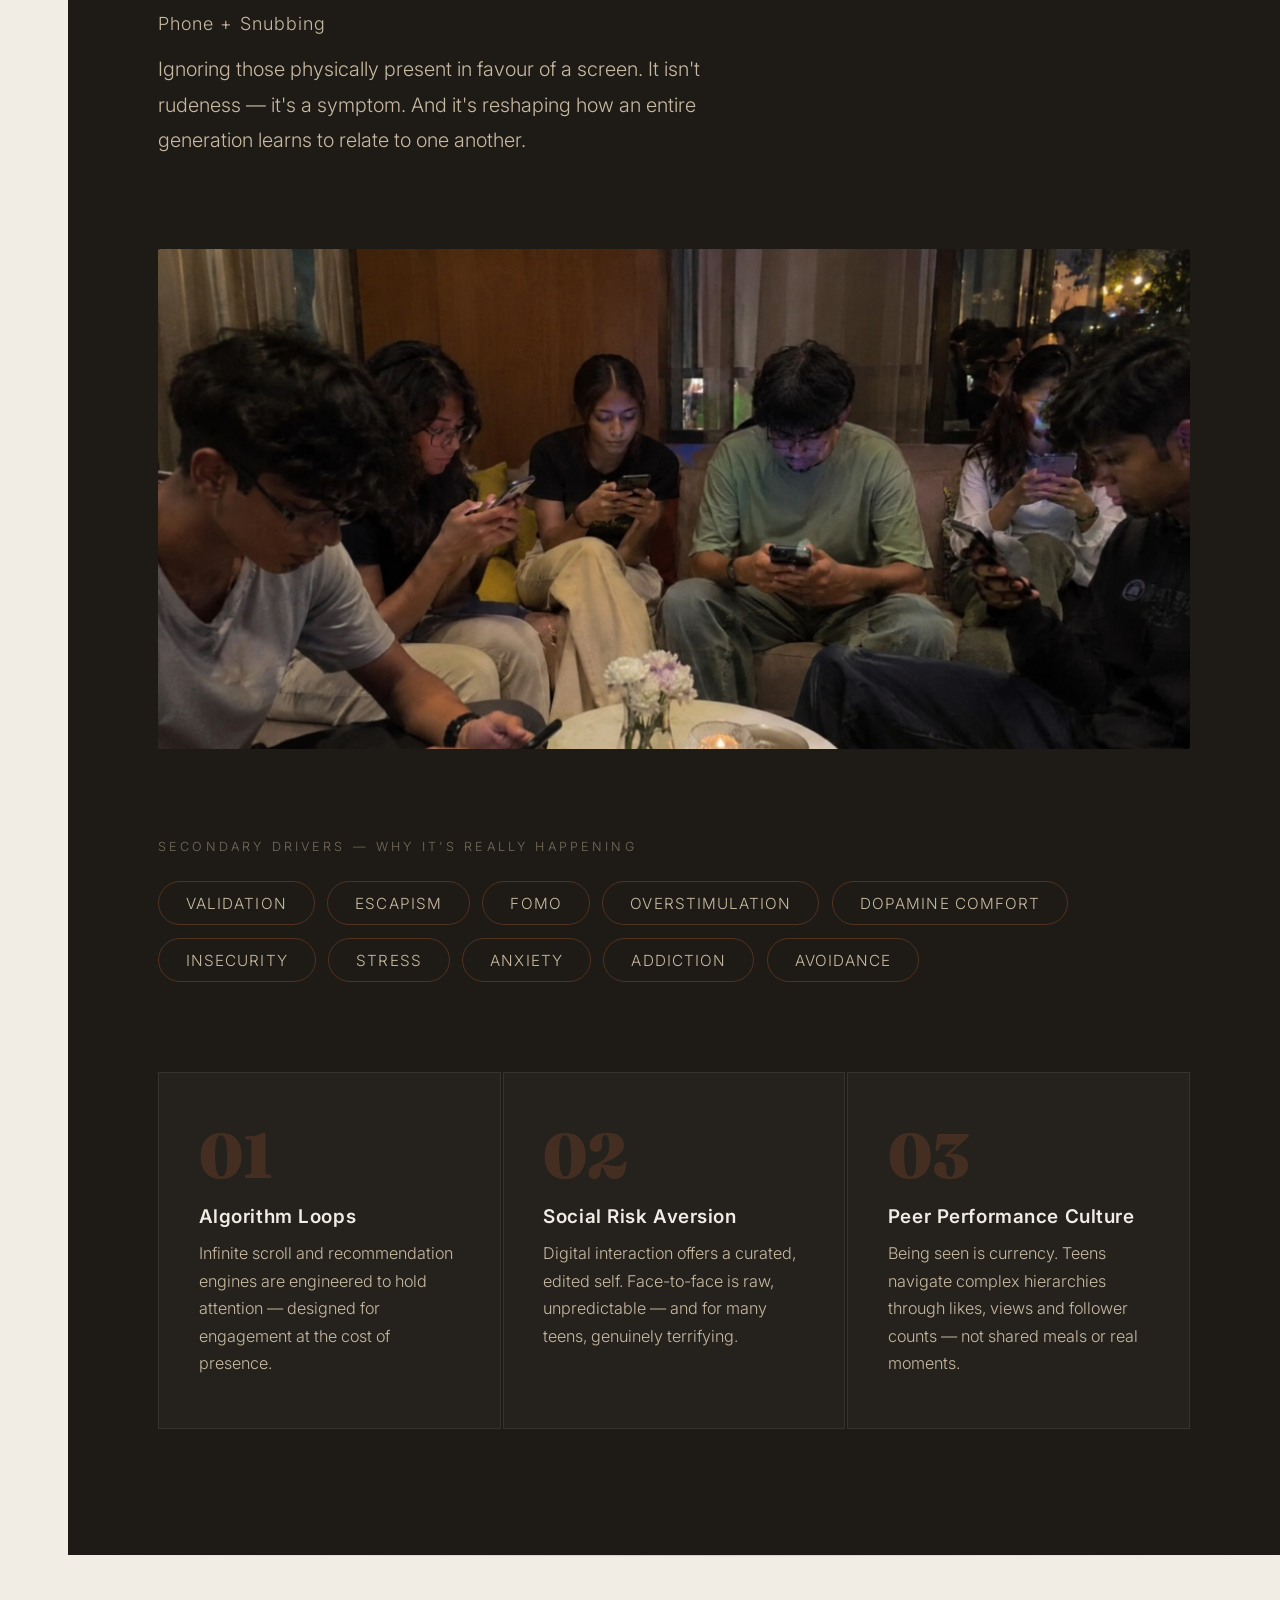
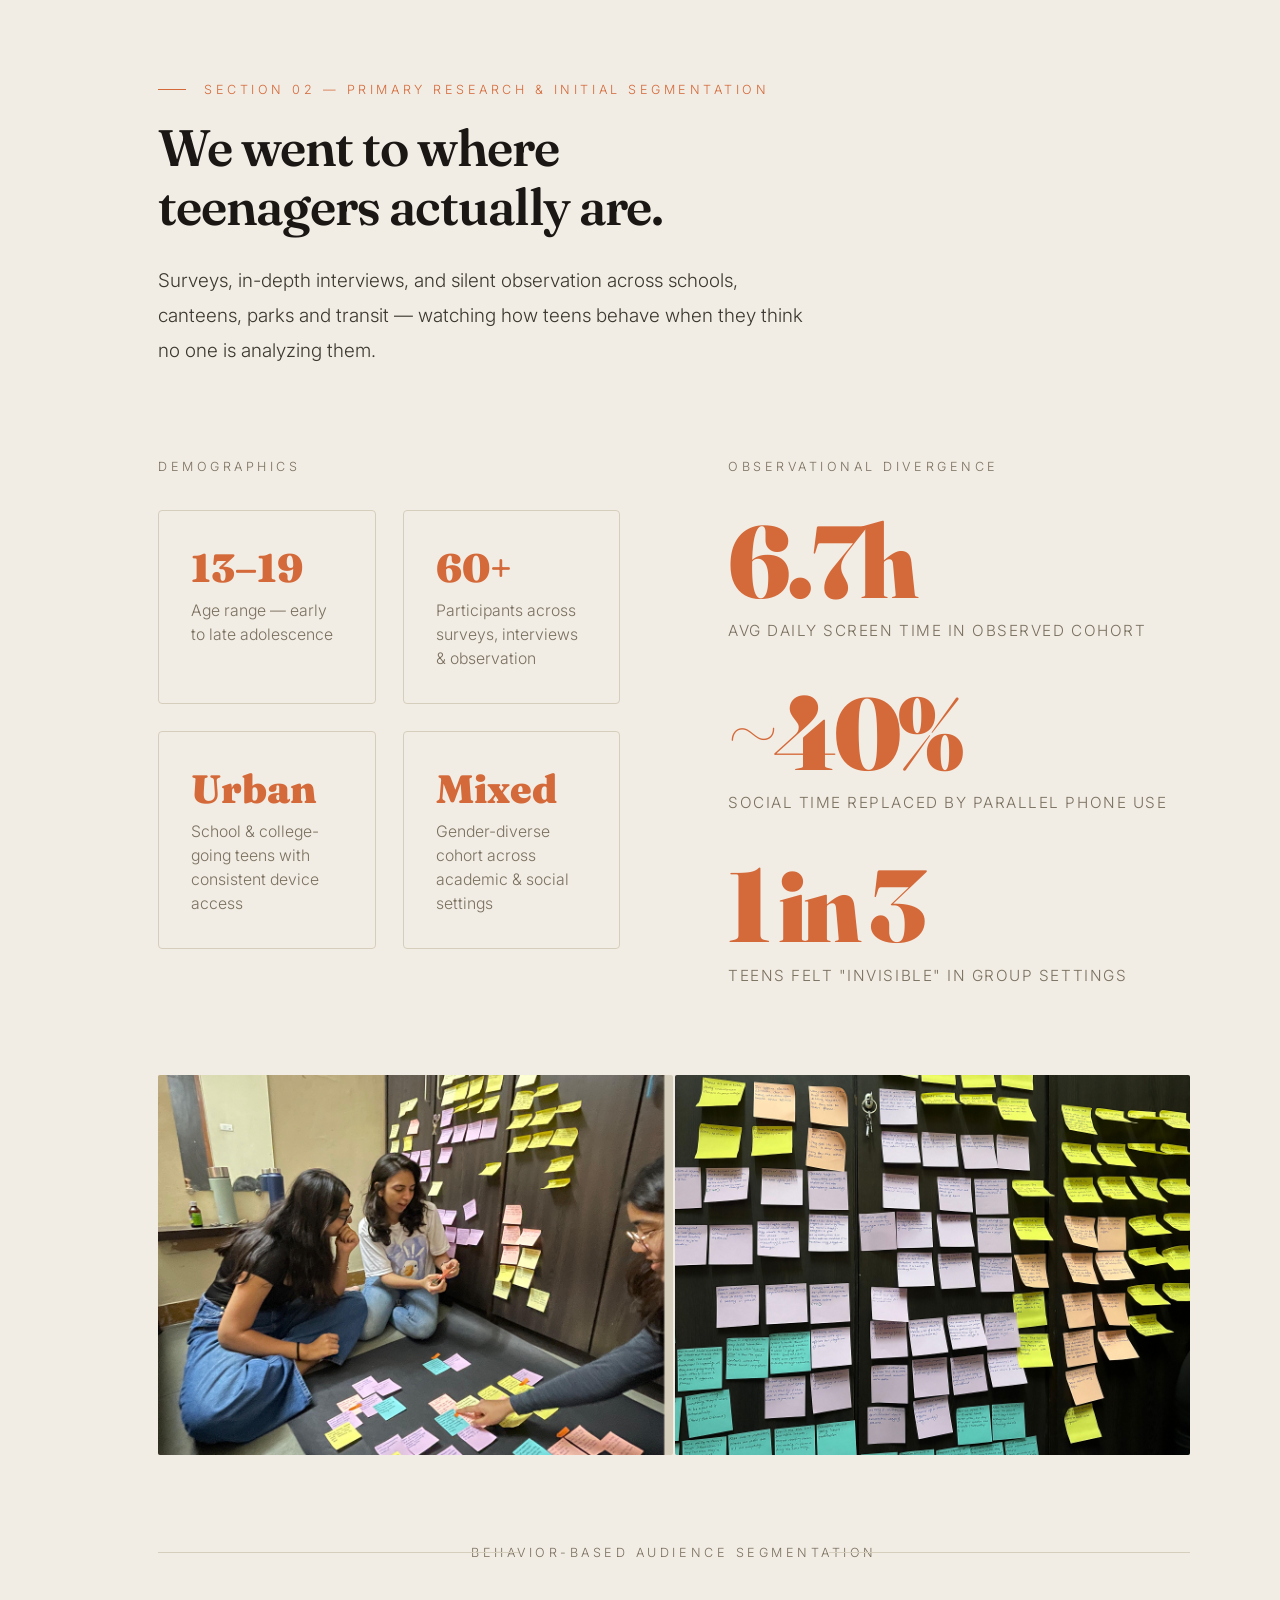
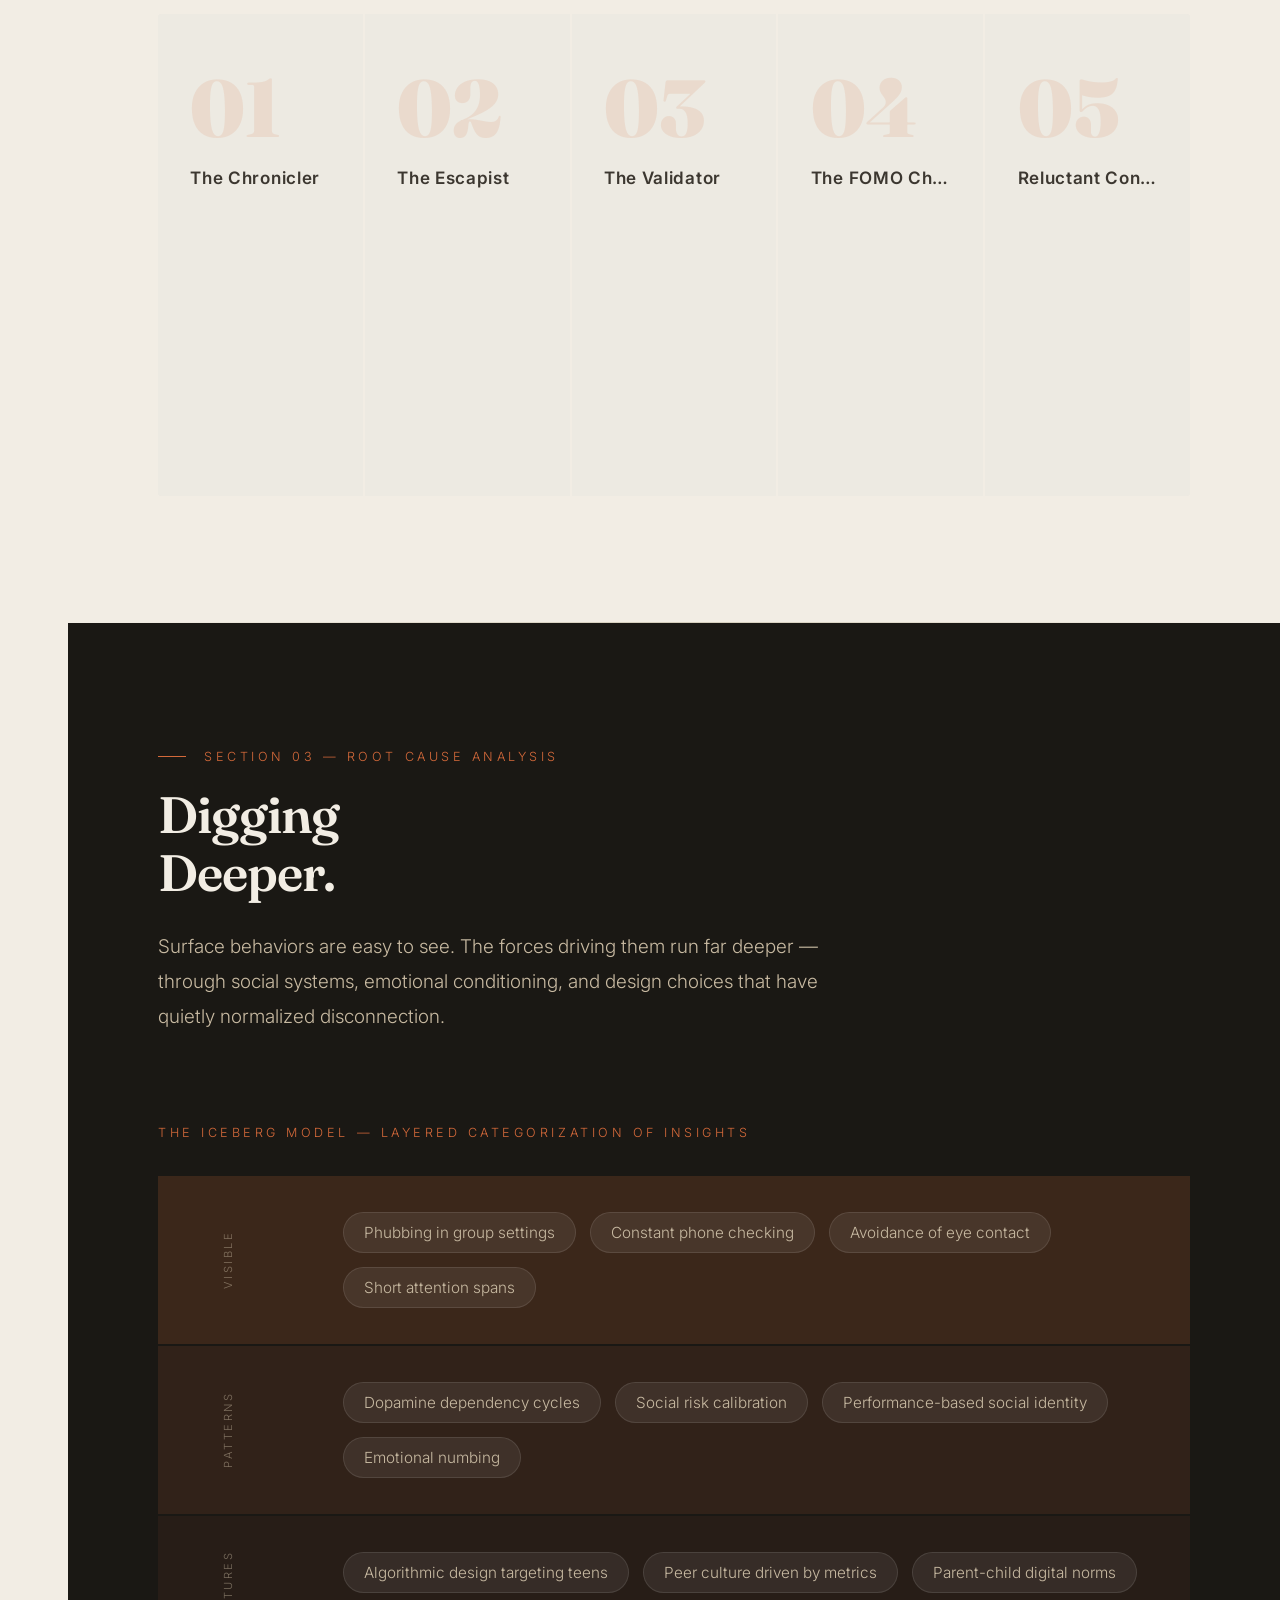
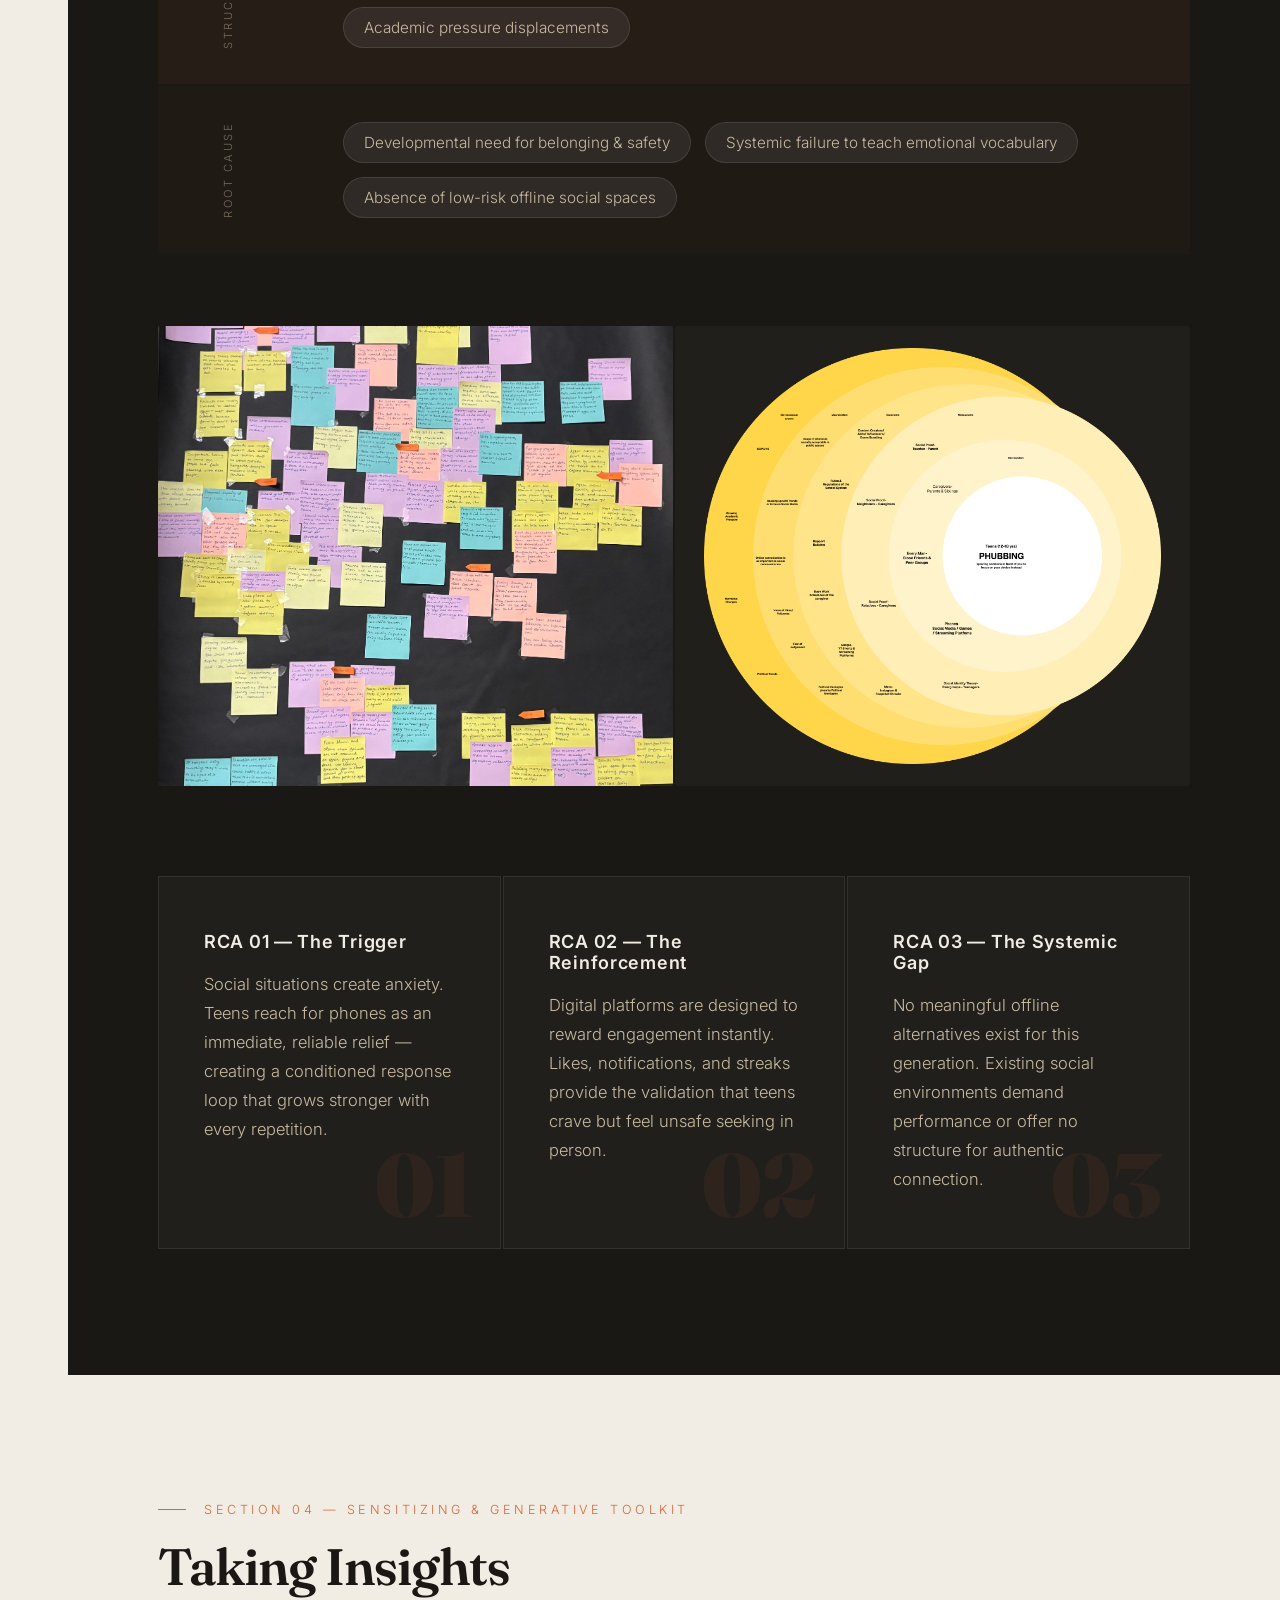
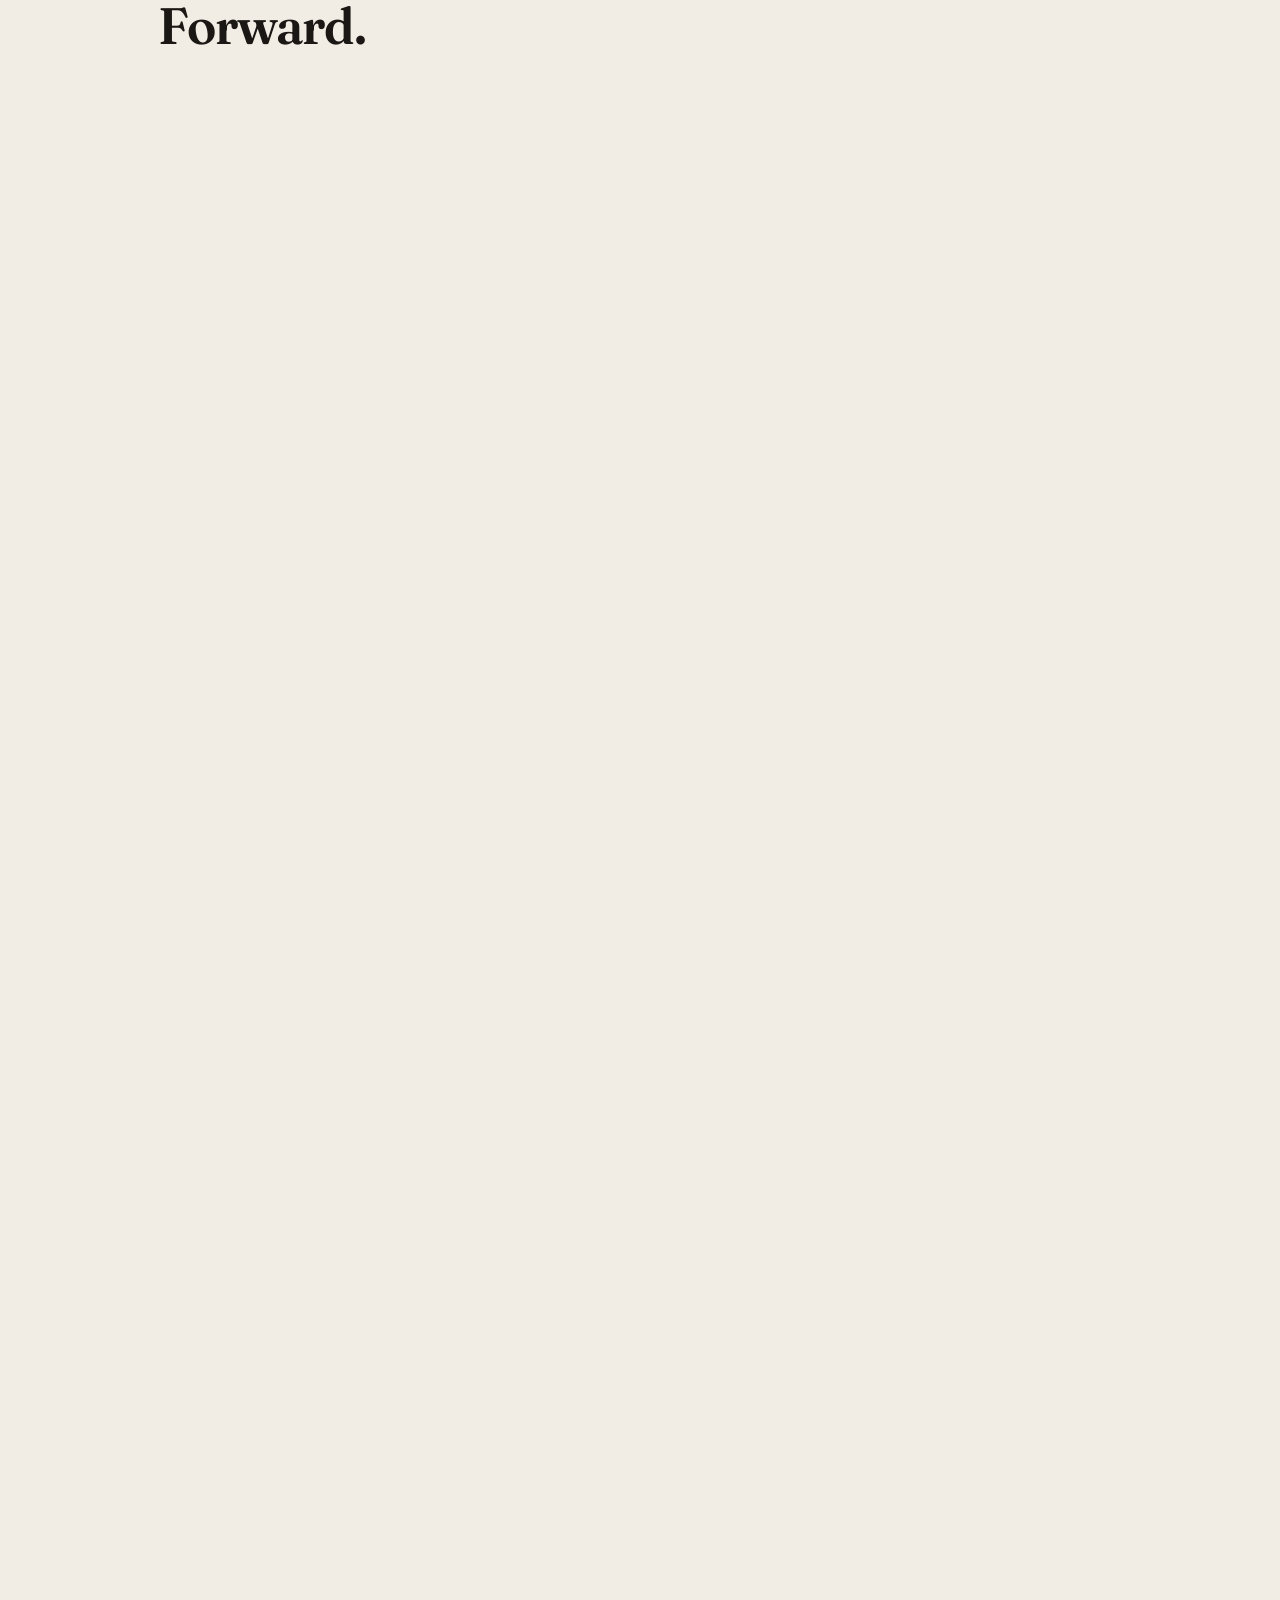
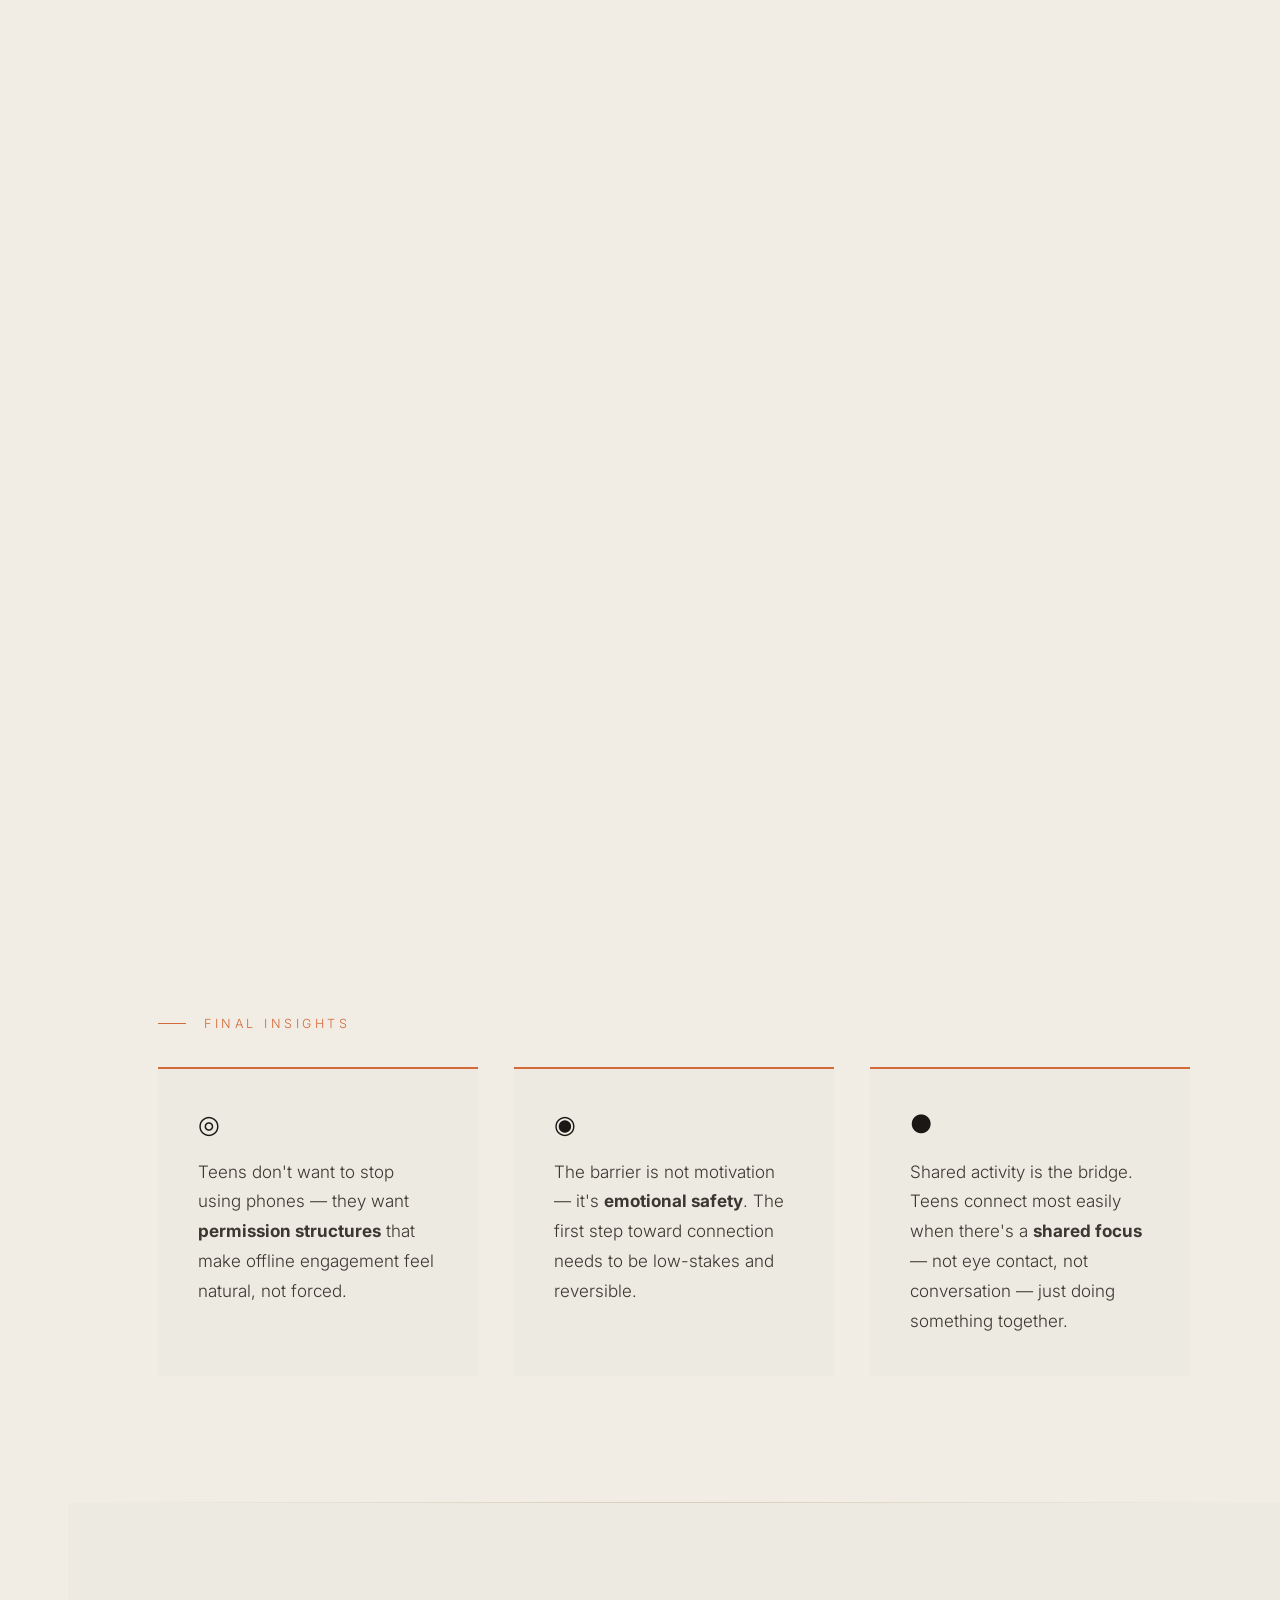
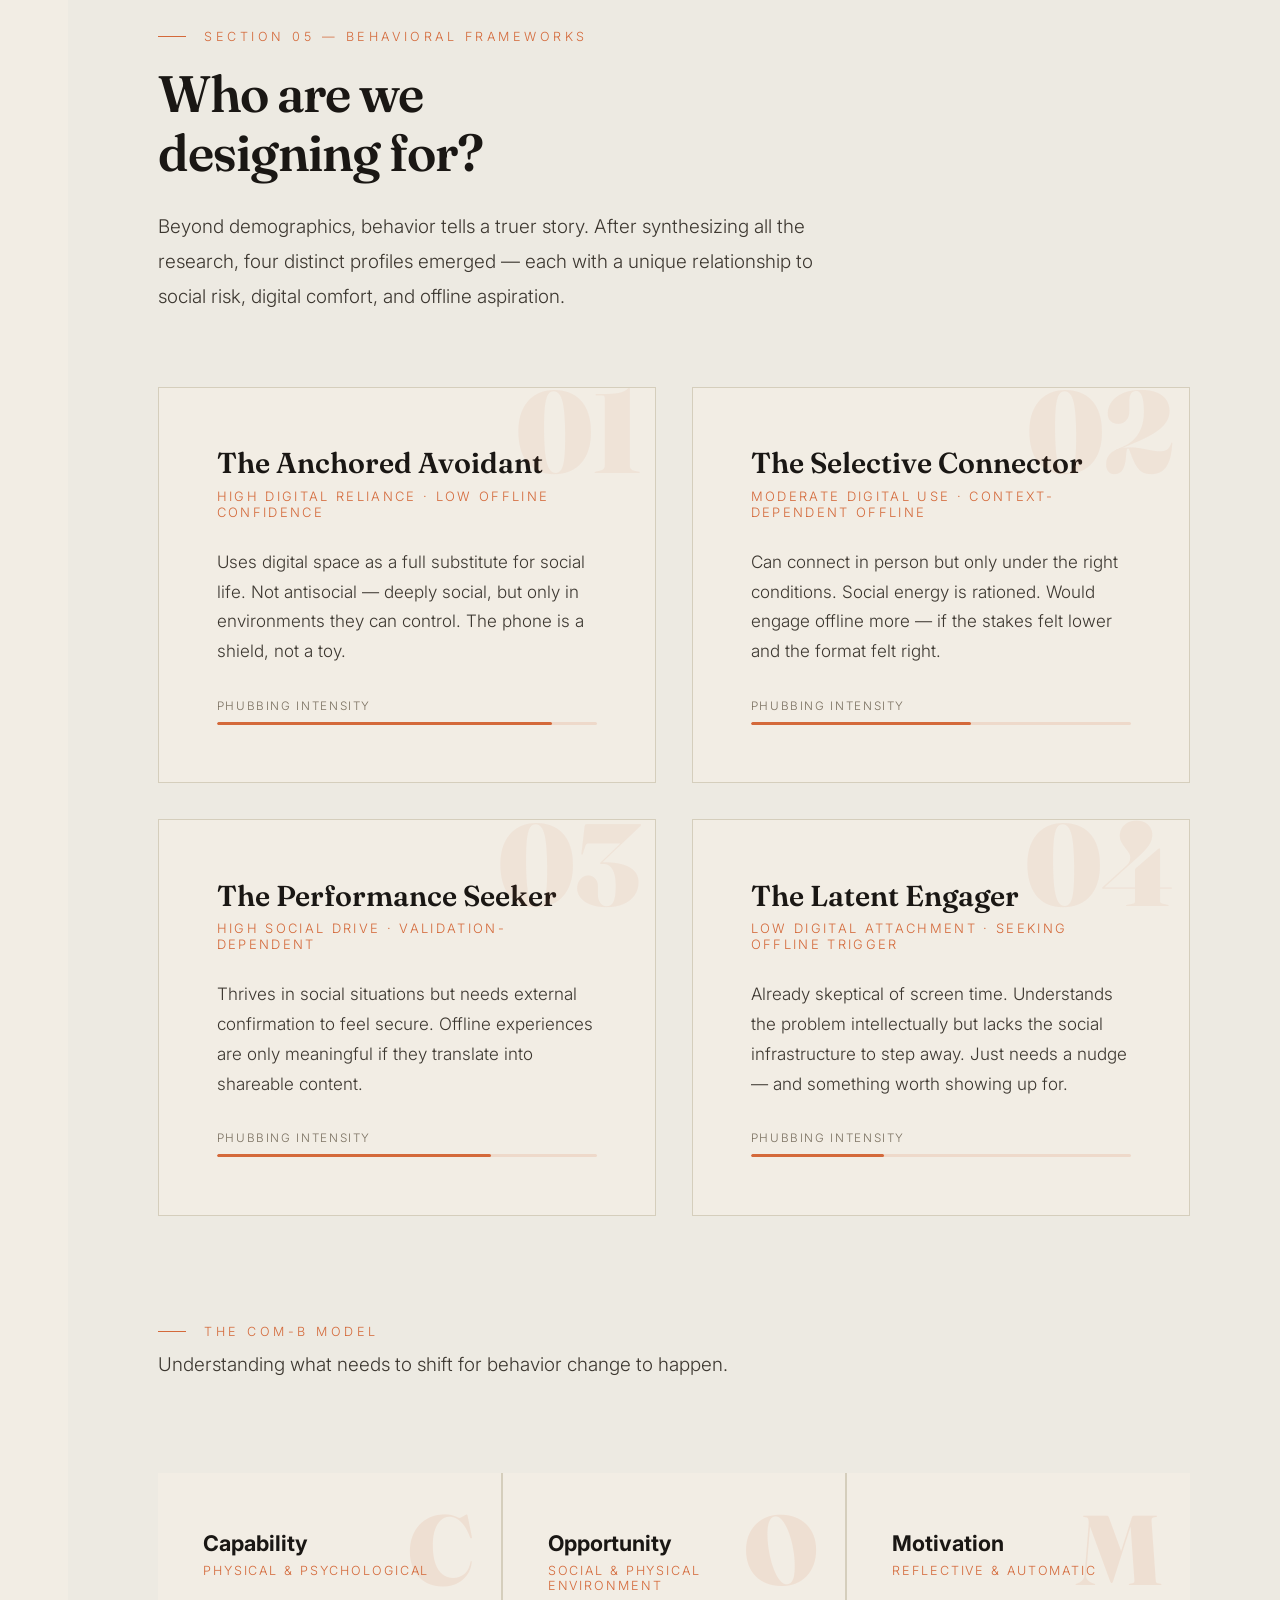
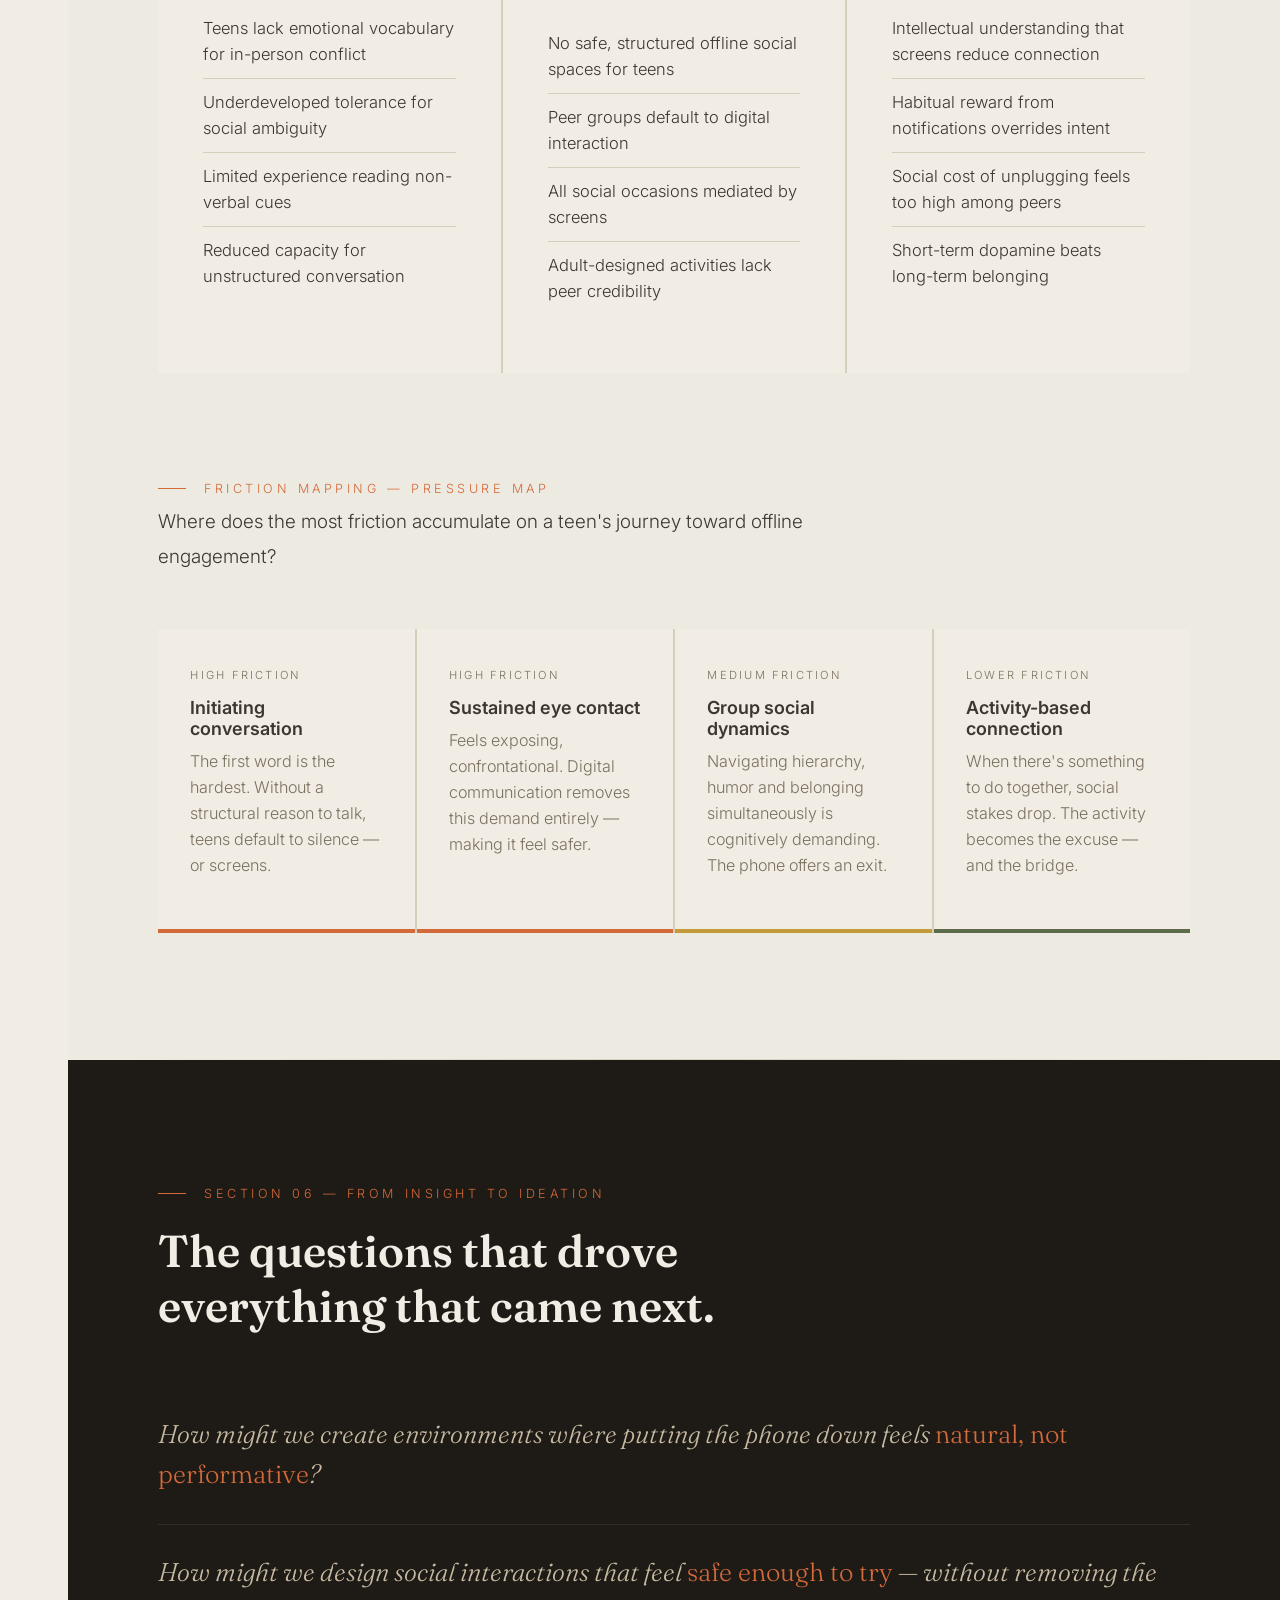
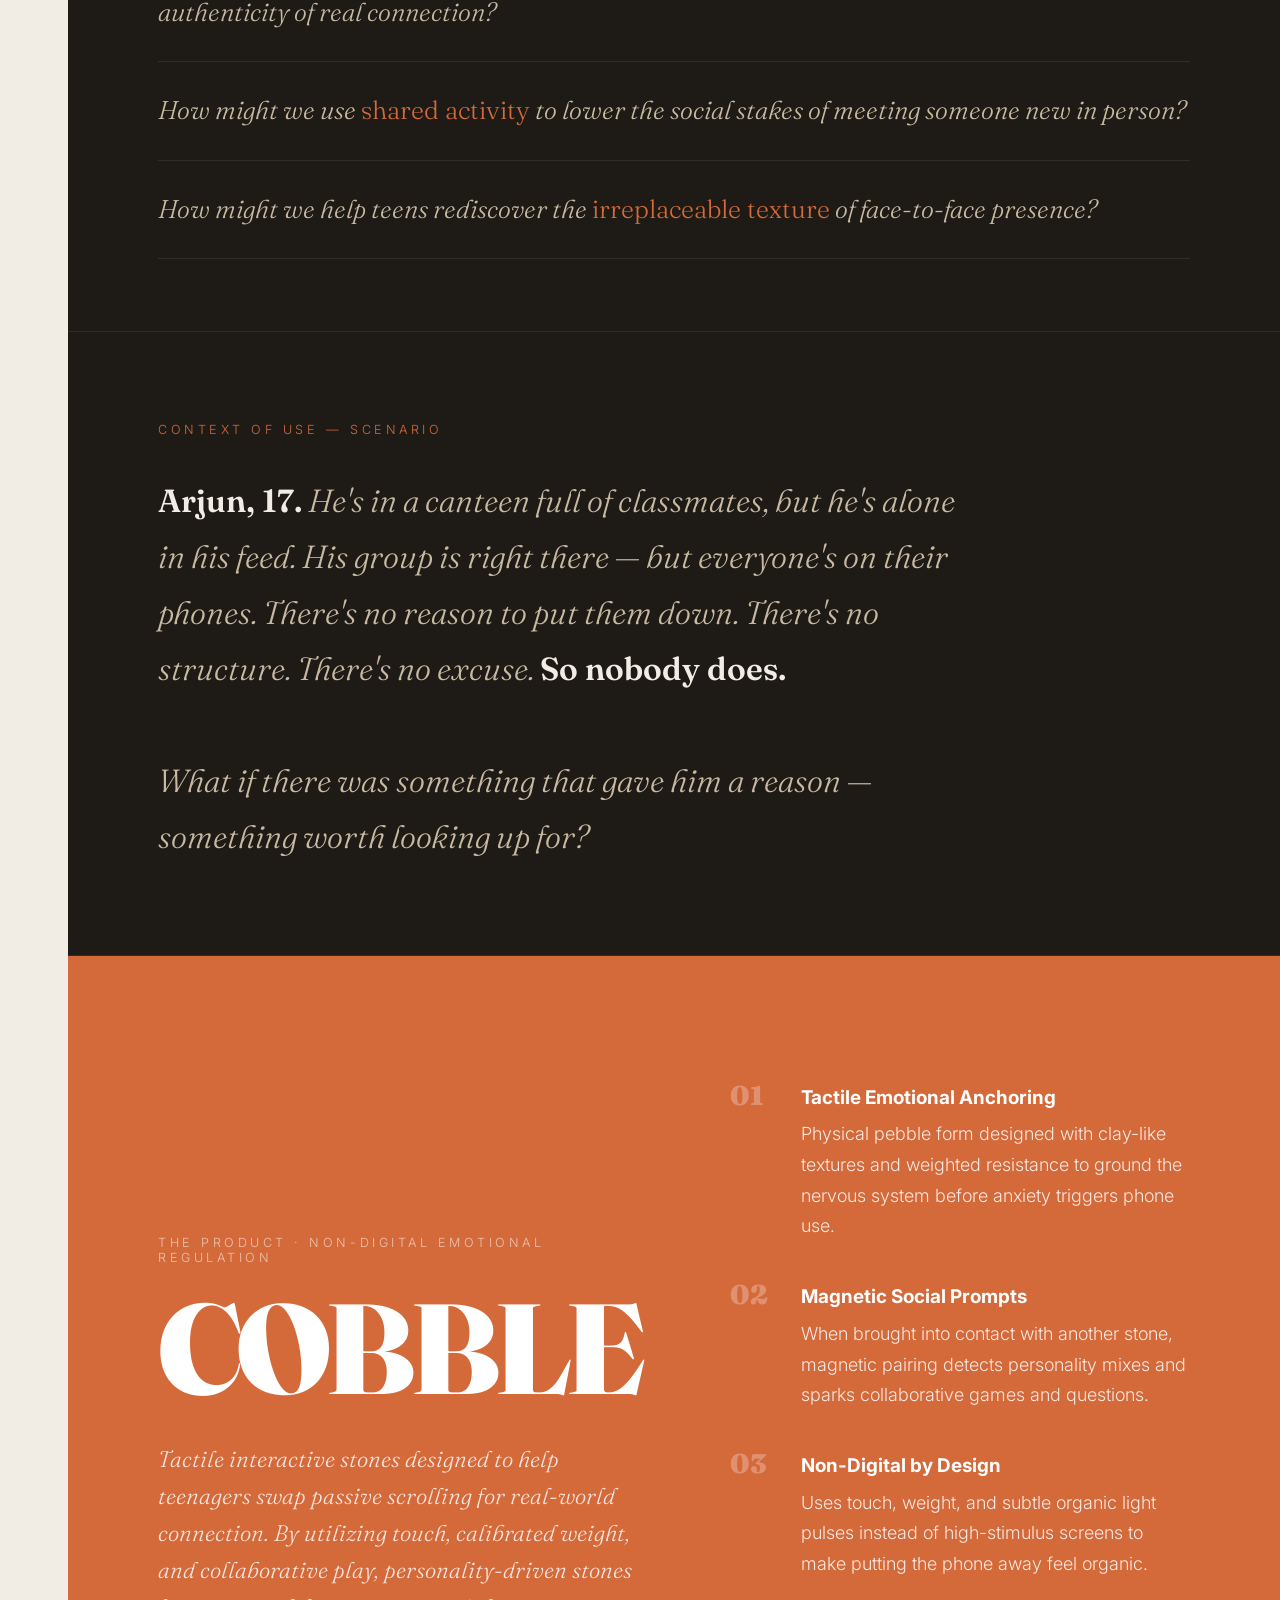
<file: cobble.html>
<!DOCTYPE html>
<html lang="en">
<head>
  <meta charset="UTF-8" />
  <meta name="viewport" content="width=device-width, initial-scale=1.0"/>
  <title>Yashvi Parekh — UI/UX Designer</title>
  <!-- Favicon generated from Yashvi's signature Y. logo with a cream background box -->
  <link rel="icon"
    href="data:image/svg+xml,<svg xmlns='http://www.w3.org/2000/svg' viewBox='0 0 100 100'><rect width='100' height='100' rx='25' fill='%23FFF5E0'/><text x='50' y='73' font-size='75' font-family='sans-serif' font-weight='bold' fill='%23880000' text-anchor='middle'>Y.</text></svg>" />
  <link rel="preconnect" href="https://fonts.googleapis.com">
  <link href="https://fonts.googleapis.com/css2?family=Fraunces:ital,wght@0,300;0,400;0,600;0,900;1,300;1,400&family=Inter:wght@300;400;500;600&display=swap" rel="stylesheet">
  <style>
    :root {
      /* ── PDF-inspired palette ── */
      --bg-main:      #F2EDE4;   /* warm parchment — main page bg   */
      --bg-dark:      #1E1B16;   /* near-black warm — dark sections  */
      --bg-mid:       #EDEAE2;   /* slightly cooler parchment        */
      --bg-accent:    #2B2720;   /* dark warm brown                  */
      --orange:       #D4693A;   /* primary accent — terracotta      */
      --orange-light: #E8895E;   /* hover / lighter                  */
      --sand:         #C8BAA2;   /* muted text on dark               */
      --ink:          #1A1714;   /* body text on light               */
      --ink-mid:      #3C3730;   /* secondary text on light          */
      --ink-faint:    #7A7060;   /* placeholder, labels              */
      --line:         #D5CEBC;   /* dividers on light bg             */
      --line-dark:    rgba(255,255,255,0.08); /* dividers on dark bg */
      --gold:         #C49B3A;
      --moss:         #5C6B4A;
      --side-w:       68px;      /* sidebar width                    */
    }

    *, *::before, *::after { margin:0; padding:0; box-sizing:border-box; }
    html { scroll-behavior:smooth; font-size:18px; }   /* ← BASE SIZE UP */

    body {
      background: var(--bg-main);
      color: var(--ink);
      font-family: 'Inter', sans-serif;
      font-weight: 300;
      overflow-x: hidden;
    }

    /* ══════════════════════════════════════
       STICKY TOP HEADER BAR (BigBasket UX pattern)
    ══════════════════════════════════════ */
    .cobble-nav-header {
      position: fixed;
      top: 0;
      left: 0;
      width: 100%;
      height: 60px;
      background: rgba(26, 23, 20, 0.9);
      backdrop-filter: blur(16px);
      -webkit-backdrop-filter: blur(16px);
      border-bottom: 1px solid rgba(255, 255, 255, 0.08);
      display: flex;
      align-items: center;
      justify-content: space-between;
      padding: 0 32px;
      box-sizing: border-box;
      z-index: 9999;
      transition: transform 0.3s ease;
    }

    .cobble-nav-left {
      display: flex;
      align-items: center;
      gap: 12px;
    }

    .cobble-nav-logo {
      font-family: 'Fraunces', serif;
      font-weight: 800;
      font-size: 19px;
      color: #880000;
      background: #FFF5E0;
      width: 36px;
      height: 36px;
      border-radius: 10px;
      display: flex;
      align-items: center;
      justify-content: center;
      text-decoration: none;
      box-shadow: 0 3px 12px rgba(0, 0, 0, 0.2);
      transition: transform 0.25s cubic-bezier(0.34, 1.56, 0.64, 1), box-shadow 0.25s ease;
    }

    .cobble-nav-logo:hover {
      animation: cobbleBrandTilt 0.45s cubic-bezier(0.34, 1.56, 0.64, 1) forwards;
      box-shadow: 0 5px 18px rgba(212, 105, 58, 0.55);
    }
    @keyframes cobbleBrandTilt {
      0% { transform: scale(1) rotate(0deg); }
      35% { transform: scale(1.14) rotate(-8deg); }
      70% { transform: scale(1.08) rotate(4deg); }
      100% { transform: scale(1.08) rotate(-3deg); }
    }

    .cobble-nav-sep {
      color: rgba(255, 255, 255, 0.25);
      font-size: 16px;
      font-weight: 300;
    }

    .cobble-nav-title {
      font-family: 'Fraunces', serif;
      font-weight: 600;
      font-size: 15px;
      letter-spacing: 0.03em;
      color: #F2EDE4;
    }

    .cobble-nav-right {
      display: flex;
      align-items: center;
      gap: 14px;
    }

    .cobble-nav-btn {
      display: inline-flex;
      align-items: center;
      gap: 8px;
      padding: 8px 16px;
      border-radius: 999px;
      font-size: 13px;
      font-family: 'Inter', sans-serif;
      font-weight: 500;
      text-decoration: none;
      transition: all 0.2s ease;
      cursor: pointer;
    }

    .cobble-nav-btn-back {
      background: rgba(255, 255, 255, 0.08);
      color: #F2EDE4;
      border: 1px solid rgba(255, 255, 255, 0.12);
    }

    .cobble-nav-btn-back:hover {
      background: rgba(255, 255, 255, 0.18);
      transform: translateY(-1px);
      color: #FFFFFF;
    }

    .cobble-nav-btn-pdf {
      background: var(--orange);
      color: #FFFFFF;
      font-weight: 600;
      border: 1px solid var(--orange);
      box-shadow: 0 2px 10px rgba(212, 105, 58, 0.35);
    }

    .cobble-nav-btn-pdf:hover {
      background: var(--orange-light);
      border-color: var(--orange-light);
      transform: translateY(-1px);
      box-shadow: 0 4px 16px rgba(212, 105, 58, 0.5);
    }

    /* ══════════════════════════════════════
       PROGRESS BAR (docked under top header)
    ══════════════════════════════════════ */
    #prog {
      position: fixed;
      top: 60px;
      left: 0;
      right: 0;
      height: 3px;
      background: var(--orange);
      width: 0%;
      z-index: 9998;
      transition: width .1s linear;
    }

    /* ══════════════════════════════════════
       VERTICAL ICON SIDEBAR (BigBasket UX pattern)
    ══════════════════════════════════════ */
    #sidebar {
      position: fixed;
      left: 0;
      top: 60px;
      bottom: 0;
      width: var(--side-w);
      background: rgba(26, 23, 20, 0.94);
      backdrop-filter: blur(20px);
      -webkit-backdrop-filter: blur(20px);
      border-right: 1px solid rgba(255, 255, 255, 0.08);
      box-shadow: 4px 0 24px rgba(0, 0, 0, 0.35);
      z-index: 9990;
      display: flex;
      flex-direction: column;
      align-items: center;
      justify-content: flex-start;
      padding: 16px 0 20px;
      box-sizing: border-box;
      overflow-y: auto;
      overflow-x: visible;
      scrollbar-width: none;
    }

    #sidebar::-webkit-scrollbar {
      display: none;
    }

    .sidenav-items {
      display: flex;
      flex-direction: column;
      gap: 10px;
      width: 100%;
      align-items: center;
      flex: 1;
      justify-content: center;
      min-height: 0;
    }

    .sidenav-link {
      position: relative;
      display: flex;
      align-items: center;
      justify-content: center;
      width: 42px;
      height: 42px;
      border-radius: 11px;
      color: rgba(200, 186, 162, 0.6);
      text-decoration: none;
      background: transparent;
      transition: all 0.22s cubic-bezier(0.16, 1, 0.3, 1);
      flex-shrink: 0;
    }

    .sidenav-link svg {
      width: 20px;
      height: 20px;
      stroke: currentColor;
      fill: none;
      stroke-width: 1.8;
      transition: transform 0.22s ease, stroke 0.22s ease;
    }

    .sidenav-link:hover {
      color: #F2EDE4;
      background: rgba(255, 255, 255, 0.1);
      transform: translateX(2px) scale(1.1);
    }

    .sidenav-link.active {
      color: var(--orange);
      background: rgba(212, 105, 58, 0.18);
      border: 1px solid rgba(212, 105, 58, 0.45);
      box-shadow: 0 0 16px rgba(212, 105, 58, 0.35);
      transform: scale(1.12);
      animation: cobbleNavPulse 3.2s ease-in-out infinite;
    }
    @keyframes cobbleNavPulse {
      0%, 100% { box-shadow: 0 0 10px rgba(212, 105, 58, 0.3); }
      50% { box-shadow: 0 0 22px rgba(212, 105, 58, 0.65), 0 0 30px rgba(196, 155, 58, 0.2); }
    }

    .sidenav-link.active svg {
      stroke: var(--orange);
      stroke-width: 2.2;
    }

    /* Floating Sleek Tooltip */
    .sidenav-link::after {
      content: attr(data-tip);
      position: absolute;
      left: calc(100% + 14px);
      top: 50%;
      transform: translateY(-50%) translateX(-8px);
      background: #25201B;
      color: #F2EDE4;
      font-family: 'Inter', sans-serif;
      font-size: 11.5px;
      font-weight: 500;
      letter-spacing: 0.02em;
      padding: 6px 12px;
      border-radius: 6px;
      white-space: nowrap;
      border: 1px solid rgba(255, 255, 255, 0.12);
      box-shadow: 0 6px 20px rgba(0, 0, 0, 0.55);
      opacity: 0;
      pointer-events: none;
      transition: opacity 0.2s cubic-bezier(0.2, 0, 0, 1), transform 0.2s cubic-bezier(0.2, 0, 0, 1);
      z-index: 10000;
    }

    .sidenav-link:hover::after {
      opacity: 1;
      transform: translateY(-50%) translateX(0);
    }

    section[id] {
      scroll-margin-top: 64px;
    }

    /* ══════════════════════════════════════
       MAIN CONTENT (offset by sidebar)
    ══════════════════════════════════════ */
    main {
      margin-left: var(--side-w);
    }

    /* ══════════════════════════════════════
       SECTION BASE
    ══════════════════════════════════════ */
    .s {
      padding: 7rem 5rem 7rem 5rem;
      position: relative;
    }

    .s-inner { max-width: 1080px; margin: 0 auto; }

    /* section eyebrow tag */
    .tag {
      font-size: 0.7rem;
      letter-spacing: 0.28em;
      text-transform: uppercase;
      color: var(--orange);
      display: flex; align-items: center; gap: 1rem;
      margin-bottom: 1.2rem;
    }
    .tag::before { content:''; width:28px; height:1px; background:var(--orange); }

    /* headings */
    .h1 {
      font-family: 'Fraunces', serif;
      font-weight: 900;
      font-size: clamp(3rem, 6vw, 5.5rem);
      line-height: 1.0;
      letter-spacing: -0.03em;
      color: var(--ink);
    }
    .h1-light { color: #F2EDE4; }

    .h2 {
      font-family: 'Fraunces', serif;
      font-weight: 600;
      font-size: clamp(2rem, 4vw, 3.2rem);
      line-height: 1.15;
      letter-spacing: -0.02em;
    }

    /* body copy */
    .body-copy {
      font-size: 1.05rem;
      line-height: 1.85;
      color: var(--ink-mid);
      max-width: 660px;
      font-weight: 300;
    }
    .body-copy-light { color: var(--sand); }

    /* full-width divider */
    .divider {
      height: 1px;
      background: linear-gradient(to right, transparent, var(--line), transparent);
    }
    .divider-dark {
      height: 1px;
      background: var(--line-dark);
    }

    /* ══════════════════════════════════════
       IMAGE PLACEHOLDER
    ══════════════════════════════════════ */
    .img-ph {
      background: var(--line);
      display: flex; flex-direction:column;
      align-items: center; justify-content:center;
      gap: 0.8rem;
      border-radius: 2px;
      overflow: hidden;
      position: relative;
    }
    .img-ph img { width:100%; height:100%; object-fit:cover; display:block; }
    .img-ph-label {
      position: absolute; bottom:1rem; left:50%; transform:translateX(-50%);
      font-size: 0.65rem; letter-spacing:0.2em; text-transform:uppercase;
      color: var(--ink-faint); background: rgba(242,237,228,0.8);
      padding: 0.3rem 0.8rem; border-radius:100px; white-space:nowrap;
      pointer-events:none;
    }
    /* when there's no real image, show icon */
    .img-ph:not(:has(img))::before {
      content:'＋ Add Image';
      font-size:0.8rem; letter-spacing:0.12em;
      color: var(--ink-faint);
    }

    /* ══════════════════════════════════════
       ① HERO
    ══════════════════════════════════════ */
    #hero {
      min-height: 100vh;
      background: var(--bg-dark);
      display: grid;
      grid-template-rows: 1fr auto;
      position: relative;
      overflow: hidden;
      padding: 0;
    }

    .hero-bg-word {
      position: absolute;
      font-family: 'Fraunces', serif;
      font-weight: 900;
      font-size: clamp(14rem, 26vw, 26rem);
      color: transparent;
      -webkit-text-stroke: 1px rgba(212,105,58,0.13);
      letter-spacing: -0.05em;
      top: 50%; left: 50%;
      transform: translate(-50%,-50%);
      white-space: nowrap;
      pointer-events: none;
      user-select: none;
    }

    .hero-inner {
      display: grid;
      grid-template-columns: 0.9fr 1.1fr;
      gap: 0;
      min-height: 100vh;
      padding-top: 60px;
      box-sizing: border-box;
    }

    .hero-left {
      padding: 6rem 4rem 4rem;
      display: flex;
      flex-direction: column;
      justify-content: center;
      position: relative;
      z-index: 2;
    }

    .hero-badge {
      display: inline-flex; align-items:center; gap:0.6rem;
      font-size: 0.7rem; letter-spacing:0.22em; text-transform:uppercase;
      color: var(--orange); border:1px solid rgba(212,105,58,0.35);
      padding: 0.45rem 1.2rem; border-radius:100px;
      margin-bottom: 2.5rem; width: fit-content;
    }

    .hero-title {
      font-family: 'Fraunces', serif;
      font-weight: 900;
      font-size: clamp(5rem, 12vw, 11rem);
      line-height: 0.88;
      letter-spacing: -0.05em;
      color: #F2EDE4;
      margin-bottom: 1.8rem;
    }

    .hero-sub {
      font-family: 'Fraunces', serif;
      font-style: italic;
      font-weight: 300;
      font-size: clamp(1.1rem, 2vw, 1.5rem);
      color: var(--sand);
      margin-bottom: 3rem;
      line-height: 1.4;
    }

    .hero-q {
      font-size: 1.05rem;
      color: var(--sand);
      line-height: 1.9;
      max-width: 540px;
      padding: 1.8rem 2rem;
      border-left: 2px solid var(--orange);
      background: rgba(212,105,58,0.06);
      font-weight: 300;
    }

    .hero-q em { color: var(--orange); font-style: normal; font-weight: 500; }

    .hero-right {
      position: relative;
      z-index: 2;
      overflow: hidden;
      display: flex;
      align-items: center;
      justify-content: center;
      padding: 2rem 2.5rem;
      border-left: 1px solid var(--line-dark);
      background: radial-gradient(circle at center, rgba(212,105,58,0.14) 0%, transparent 72%);
    }

    .hero-stones-img {
      width: 100%;
      max-width: 820px;
      height: auto;
      object-fit: contain;
      filter: drop-shadow(0 32px 60px rgba(0, 0, 0, 0.6));
      animation: heroFloat 7s ease-in-out infinite alternate;
      display: block;
      transform-origin: center;
    }

    @keyframes heroFloat {
      0% { transform: translateY(0px) rotate(0deg); }
      100% { transform: translateY(-14px) rotate(1.2deg); }
    }

    .hero-scroll {
      padding: 2rem 4rem;
      display: flex; align-items:center; gap:1.2rem;
      border-top: 1px solid var(--line-dark);
      z-index:2; position:relative;
    }

    .hero-scroll span {
      font-size:0.7rem; letter-spacing:0.2em; text-transform:uppercase;
      color: rgba(255,255,255,0.25);
    }

    .scroll-line {
      flex:1; height:1px;
      background: linear-gradient(to right, rgba(212,105,58,0.4), transparent);
    }

    /* ══════════════════════════════════════
       ② PROBLEM
    ══════════════════════════════════════ */
    #problem { background: var(--bg-dark); color: #F2EDE4; }
    #problem .h2 { color: #F2EDE4; }

    .phub-giant {
      font-family: 'Fraunces', serif;
      font-weight: 900;
      font-size: clamp(4rem, 11vw, 10rem);
      line-height: 1;
      letter-spacing: -0.04em;
      color: transparent;
      -webkit-text-stroke: 1.5px var(--orange);
      margin: 3.5rem 0 0.5rem;
    }

    .phub-sub {
      font-size: 1rem;
      color: var(--sand);
      letter-spacing: 0.06em;
      margin-bottom: 1rem;
    }

    .phub-def {
      font-size: 1.1rem;
      color: var(--sand);
      max-width: 560px;
      line-height: 1.8;
      margin-bottom: 4rem;
    }

    .reasons-wrap {
      margin-top: 3.5rem;
    }

    .reasons-label {
      font-size: 0.7rem; letter-spacing:0.25em; text-transform:uppercase;
      color: var(--sand); opacity:0.5; margin-bottom:1.5rem;
    }

    .pills {
      display: flex; flex-wrap:wrap; gap:0.7rem;
    }

    .pill {
      padding: 0.65rem 1.5rem;
      border: 1px solid rgba(212,105,58,0.28);
      border-radius: 100px;
      font-size: 0.85rem;
      letter-spacing: 0.07em;
      text-transform: uppercase;
      color: var(--sand);
      transition: all 0.25s cubic-bezier(0.16, 1, 0.3, 1);
      cursor: default;
    }
    .pill:hover { border-color:var(--orange); color:var(--orange); background:rgba(212,105,58,0.1); transform: translateY(-2px); }

    /* problem image strip */
    .prob-img-strip {
      margin-top: 5rem;
    }

    .prob-img-strip .img-ph { height: 500px; }

    .factors-grid {
      display: grid;
      grid-template-columns: repeat(3, 1fr);
      gap: 2px;
      margin-top: 2px;
    }

    .fcard {
      padding: 2.8rem 2.2rem;
      background: rgba(255,255,255,0.03);
      border: 1px solid var(--line-dark);
      position: relative;
      overflow: hidden;
      transition: transform 0.35s cubic-bezier(0.16, 1, 0.3, 1), background 0.3s ease, box-shadow 0.35s ease;
    }
    .fcard::after {
      content: "";
      position: absolute;
      top: 0; left: -100%;
      width: 60%; height: 100%;
      background: linear-gradient(90deg, transparent, rgba(255, 255, 255, 0.08), transparent);
      transform: skewX(-20deg);
      pointer-events: none;
      transition: left 0.75s cubic-bezier(0.16, 1, 0.3, 1);
      z-index: 2;
    }
    .fcard:hover::after {
      left: 200%;
    }
    .fcard:hover {
      background: rgba(255,255,255,0.07);
      transform: translateY(-4px);
      box-shadow: 0 12px 30px rgba(0, 0, 0, 0.3);
    }

    .fcard-num {
      font-family: 'Fraunces', serif;
      font-size: 3.5rem; font-weight:900;
      color: rgba(212,105,58,0.18);
      line-height:1; margin-bottom:1rem;
    }

    .fcard-title {
      font-size: 1.05rem; font-weight:600;
      color: #F2EDE4; margin-bottom:0.7rem; letter-spacing:0.03em;
    }

    .fcard-desc { font-size:0.9rem; color:var(--sand); line-height:1.7; }

    /* ══════════════════════════════════════
       ③ RESEARCH
    ══════════════════════════════════════ */
    #research { background: var(--bg-main); }

    .research-split {
      display: grid;
      grid-template-columns: 1fr 1fr;
      gap: 6rem;
      align-items: start;
      margin-top: 5rem;
    }

    .stat-big {
      font-family: 'Fraunces', serif;
      font-weight:900; letter-spacing:-0.04em;
      font-size: clamp(4.5rem, 8vw, 7rem);
      color: var(--orange); line-height:1;
    }

    .stat-lbl {
      font-size: 0.85rem; color:var(--ink-faint);
      letter-spacing:0.1em; text-transform:uppercase; margin-top:0.5rem;
    }

    .demo-grid {
      display: grid; grid-template-columns:1fr 1fr; gap:1.5rem;
      margin-top: 1rem;
    }

    .demo-item {
      padding: 1.8rem; border:1px solid var(--line); border-radius:4px;
      position: relative; overflow: hidden;
      transition: transform 0.35s cubic-bezier(0.16, 1, 0.3, 1), border-color 0.3s ease, box-shadow 0.35s ease;
    }
    .demo-item:hover {
      transform: translateY(-3px);
      border-color: var(--orange);
      box-shadow: 0 10px 24px rgba(212, 105, 58, 0.12);
    }

    .demo-num { font-family:'Fraunces',serif; font-weight:900; font-size:2.2rem; color:var(--orange); }
    .demo-desc { font-size:0.88rem; color:var(--ink-faint); margin-top:0.4rem; line-height:1.5; }

    /* research image */
    .research-img-block {
      margin-top: 5rem;
    }

    .research-img-grid {
      display: grid;
      grid-template-columns: 1fr 1fr;
      gap: 2px;
    }

    .research-img-block .img-ph { height: 380px; }

    .sensitizing-img-grid {
      display: grid;
      grid-template-columns: 1fr 1fr;
      gap: 2px;
      margin-bottom: 5rem;
    }

    .sensitizing-img-grid .img-ph { height: 380px; }

    /* segments */
    .seg-label {
      font-size:0.7rem; letter-spacing:0.28em; text-transform:uppercase;
      color:var(--ink-faint); text-align:center;
      position:relative; margin: 5rem 0 3rem;
    }
    .seg-label::before, .seg-label::after {
      content:''; position:absolute; top:50%;
      width:35%; height:1px; background:var(--line);
    }
    .seg-label::before { left:0; } .seg-label::after { right:0; }

    .segments-row {
      display: flex; gap:2px; overflow:hidden; border-radius:3px;
    }

    .seg {
      flex:1; padding:3rem 1.8rem 2.5rem;
      background:var(--bg-mid);
      position:relative; transition: flex 0.5s ease, background 0.3s;
      cursor:default; min-width:0; overflow:hidden;
    }
    .seg:hover { flex:2.2; background:var(--bg-dark); }
    .seg:hover .seg-name { color:#F2EDE4; }
    .seg:hover .seg-body { opacity:1; color:var(--sand); }
    .seg:hover .seg-n { color:rgba(212,105,58,0.25); }

    .seg-n {
      font-family:'Fraunces',serif; font-size:4.5rem; font-weight:900;
      color:rgba(212,105,58,0.12); line-height:1;
    }
    .seg-name {
      font-weight:600; font-size:0.95rem; color:var(--ink-mid);
      margin-top:1rem; letter-spacing:0.04em;
      white-space:nowrap; overflow:hidden; text-overflow:ellipsis;
    }
    .seg-body {
      font-size:0.85rem; color:var(--ink-faint); line-height:1.65;
      margin-top:0.6rem; opacity:0; transition:opacity 0.3s 0.2s;
    }

    /* ══════════════════════════════════════
       ④ RCA
    ══════════════════════════════════════ */
    #rca { background: #1A1814; color:#F2EDE4; }
    #rca .h2 { color:#F2EDE4; }

    .iceberg { margin-top:5rem; }

    .ice-lbl {
      font-size:0.7rem; letter-spacing:0.28em; text-transform:uppercase;
      color:var(--orange); margin-bottom:2rem;
    }

    .ice-layers { display:flex; flex-direction:column; gap:2px; }

    .ice-row {
      display:grid; grid-template-columns:140px 1fr; gap:0;
    }

    .ice-side {
      display:flex; align-items:center; justify-content:center;
      padding:1.8rem 1rem;
    }

    .ice-side-txt {
      font-size:0.62rem; letter-spacing:0.22em; text-transform:uppercase;
      writing-mode:vertical-rl; transform:rotate(180deg); color:var(--sand); opacity:0.5;
    }

    .ice-main {
      padding: 2rem 2.5rem; display:flex; flex-wrap:wrap; gap:0.8rem; align-items:center;
    }

    .ice-row-1 { background:rgba(212,105,58,0.18); }
    .ice-row-2 { background:rgba(212,105,58,0.12); }
    .ice-row-3 { background:rgba(212,105,58,0.07); }
    .ice-row-4 { background:rgba(212,105,58,0.03); }

    .ice-chip {
      padding:0.55rem 1.1rem;
      background:rgba(255,255,255,0.07);
      border:1px solid rgba(255,255,255,0.1);
      border-radius:100px;
      font-size:0.85rem; color:var(--sand);
    }

    .rca-diagrams-grid {
      display: grid;
      grid-template-columns: 1fr 1fr;
      gap: 2px;
      margin-top: 4rem;
    }

    .rca-steps {
      display:grid; grid-template-columns:repeat(3,1fr); gap:2px; margin-top:5rem;
    }

    .rca-step {
      padding:3rem 2.5rem; background:rgba(255,255,255,0.03);
      border:1px solid var(--line-dark); position:relative; overflow:hidden;
    }

    .rca-step::after {
      content:''; position:absolute; bottom:0; left:0; right:0;
      height:2px; background:var(--orange);
      transform:scaleX(0); transition:transform 0.4s;
    }
    .rca-step:hover::after { transform:scaleX(1); }

    .rca-n {
      font-family:'Fraunces',serif; font-size:5rem; font-weight:900;
      color:rgba(212,105,58,0.08); line-height:1;
      position:absolute; bottom:1rem; right:1.5rem;
    }

    .rca-title {
      font-size:1rem; font-weight:600; color:#F2EDE4;
      margin-bottom:1rem; letter-spacing:0.04em;
    }

    .rca-body { font-size:0.92rem; color:var(--sand); line-height:1.75; }

    /* ══════════════════════════════════════
       ⑤ TOOLKIT
    ══════════════════════════════════════ */
    #toolkit { background:var(--bg-main); }

    .phase-hdr { display:flex; align-items:center; gap:1.5rem; margin-bottom:2.5rem; }

    .phase-badge {
      padding:0.5rem 1.2rem; background:var(--orange); color:#fff;
      font-size:0.65rem; letter-spacing:0.22em; text-transform:uppercase; font-weight:600;
    }

    .phase-title {
      font-family:'Fraunces',serif; font-size:1.7rem; font-weight:600; color:var(--ink);
    }

    .act-row {
      display:grid; grid-template-columns:repeat(4,1fr); gap:2px;
      background:var(--line); border:1px solid var(--line);
      margin-bottom:5rem;
    }

    .act-card {
      background:var(--bg-mid); padding:2.8rem 2rem;
      transition:background 0.3s; cursor:default;
    }
    .act-card:hover { background:var(--bg-dark); }
    .act-card:hover .act-n { color:rgba(212,105,58,0.15); }
    .act-card:hover .act-name { color:#F2EDE4; }
    .act-card:hover .act-desc { color:var(--sand); }

    .act-n {
      font-family:'Fraunces',serif; font-size:3.5rem; font-weight:900;
      color:rgba(212,105,58,0.1); line-height:1; margin-bottom:1.5rem;
    }
    .act-name { font-size:1rem; font-weight:600; color:var(--ink-mid); margin-bottom:0.6rem; }
    .act-desc { font-size:0.88rem; color:var(--ink-faint); line-height:1.65; }

    /* gen activity */
    .gen-act {
      background:var(--bg-dark); color:#F2EDE4;
      padding:5rem; display:grid; grid-template-columns:1fr 1fr; gap:5rem;
      align-items:center; margin-bottom:5rem;
    }

    .gen-title { font-family:'Fraunces',serif; font-size:2.2rem; font-weight:600; color:#F2EDE4; margin-bottom:1rem; }
    .gen-desc { font-size:1rem; color:var(--sand); line-height:1.85; }

    .quote-box {
      border:1px solid rgba(255,255,255,0.1); padding:2.5rem;
      display:flex; flex-direction:column; gap:1.5rem;
    }
    .q-lbl { font-size:0.62rem; letter-spacing:0.22em; text-transform:uppercase; color:var(--sand); opacity:0.5; }
    .q-txt { font-family:'Fraunces',serif; font-size:1.15rem; color:#F2EDE4; line-height:1.7; font-style:italic; }

    .insights-row { display:grid; grid-template-columns:repeat(3,1fr); gap:2rem; }

    .ins-card { padding:2.2rem; border-top:2px solid var(--orange); background:var(--bg-mid); }
    .ins-icon { font-size:1.4rem; margin-bottom:1rem; }
    .ins-txt { font-size:0.95rem; color:var(--ink-mid); line-height:1.75; }

    /* ══════════════════════════════════════
       ⑥ BEHAVIORAL FRAMEWORKS
    ══════════════════════════════════════ */
    #frameworks { background:var(--bg-mid); }

    .fseg-grid { display:grid; grid-template-columns:1fr 1fr; gap:2rem; margin-top:4rem; }

    .fseg {
      padding:3.2rem; border:1px solid var(--line);
      position:relative; overflow:hidden; transition:border-color 0.3s, transform 0.3s;
      background:var(--bg-main);
    }
    .fseg:hover { border-color:var(--orange); transform:translateY(-4px); }

    .fseg-ghost {
      font-family:'Fraunces',serif; font-size:6.5rem; font-weight:900;
      color:rgba(212,105,58,0.07); position:absolute; top:-0.8rem; right:0.8rem; line-height:1;
    }

    .fseg-name { font-family:'Fraunces',serif; font-size:1.6rem; font-weight:600; color:var(--ink); margin-bottom:0.4rem; }
    .fseg-arch { font-size:0.72rem; letter-spacing:0.18em; text-transform:uppercase; color:var(--orange); margin-bottom:1.5rem; }
    .fseg-desc { font-size:0.95rem; color:var(--ink-mid); line-height:1.75; }

    .bar-wrap { margin-top:1.8rem; }
    .bar-lbl { font-size:0.65rem; letter-spacing:0.14em; text-transform:uppercase; color:var(--ink-faint); margin-bottom:0.5rem; }
    .bar { height:3px; background:rgba(212,105,58,0.15); border-radius:100px; overflow:hidden; }
    .bar-fill { height:100%; background:var(--orange); border-radius:100px; width:0; transition:width 1.2s ease; }

    /* com-b */
    .comb-grid { display:grid; grid-template-columns:repeat(3,1fr); gap:2px; margin-top:5rem; background:var(--line); }

    .comb-card { background:var(--bg-main); padding:3.2rem 2.5rem; position:relative; }

    .comb-letter {
      font-family:'Fraunces',serif; font-size:5.5rem; font-weight:900;
      color:var(--orange); opacity:0.1; line-height:1;
      position:absolute; top:1.5rem; right:1.5rem;
    }

    .comb-title { font-weight:700; font-size:1.2rem; color:var(--ink); margin-bottom:0.4rem; }
    .comb-sub { font-size:0.7rem; letter-spacing:0.15em; text-transform:uppercase; color:var(--orange); margin-bottom:1.5rem; }
    .comb-list { list-style:none; }
    .comb-list li { font-size:0.92rem; color:var(--ink-mid); padding:0.6rem 0; border-bottom:1px solid var(--line); line-height:1.55; }
    .comb-list li:last-child { border-bottom:none; }

    /* pressure map */
    .pressure-grid {
      display:grid; grid-template-columns:repeat(4,1fr);
      gap:2px; margin-top:3rem; background:var(--line);
    }

    .pcell { background:var(--bg-main); padding:2.2rem 1.8rem; position:relative; padding-bottom:3rem; }
    .pcell::after { content:''; position:absolute; bottom:0; left:0; right:0; height:4px; }
    .p-hi::after { background:var(--orange); }
    .p-md::after { background:var(--gold); }
    .p-lo::after { background:var(--moss); }

    .p-zone { font-size:0.62rem; letter-spacing:0.2em; text-transform:uppercase; color:var(--ink-faint); margin-bottom:0.8rem; }
    .p-name { font-weight:600; font-size:1rem; color:var(--ink-mid); margin-bottom:0.6rem; }
    .p-desc { font-size:0.9rem; color:var(--ink-faint); line-height:1.6; }

    /* ══════════════════════════════════════
       ⑦ PRODUCT / SOLUTION
    ══════════════════════════════════════ */
    #solution { background:var(--bg-dark); color:#F2EDE4; padding:0; }

    /* HMW */
    .hmw-wrap { padding:7rem 5rem 4rem; }
    .hmw-intro { font-family:'Fraunces',serif; font-weight:600; font-size:clamp(1.5rem,3.5vw,2.5rem); color:#F2EDE4; margin-bottom:3rem; max-width:700px; }
    .hmw-q { font-family:'Fraunces',serif; font-size:clamp(1.05rem,2vw,1.45rem); font-weight:300; font-style:italic; color:var(--sand); padding:1.6rem 0; border-bottom:1px solid var(--line-dark); line-height:1.55; transition:color 0.3s; }
    .hmw-q:hover { color:#F2EDE4; }
    .hmw-q em { color:var(--orange); font-style:normal; }

    /* scenario */
    .scenario-wrap { padding:5rem; }
    .scen-lbl { font-size:0.7rem; letter-spacing:0.28em; text-transform:uppercase; color:var(--orange); margin-bottom:2rem; }
    .scen-txt { font-family:'Fraunces',serif; font-size:clamp(1.2rem,2.5vw,1.9rem); font-weight:300; font-style:italic; color:var(--sand); line-height:1.75; max-width:820px; }
    .scen-txt strong { color:#F2EDE4; font-style:normal; font-weight:600; }

    /* product intro band */
    .product-intro {
      background: var(--orange);
      padding: 7rem 5rem;
      display:grid; grid-template-columns:1fr 1fr; gap:5rem; align-items:center;
    }

    .prod-eyebrow { font-size:0.7rem; letter-spacing:0.28em; text-transform:uppercase; color:rgba(255,255,255,0.6); margin-bottom:1.5rem; }
    .prod-name { font-family:'Fraunces',serif; font-size:clamp(4.5rem,10vw,9rem); font-weight:900; color:#fff; letter-spacing:-0.05em; line-height:0.88; margin-bottom:2rem; }
    .prod-sub { font-family:'Fraunces',serif; font-style:italic; font-weight:300; font-size:1.25rem; color:rgba(255,255,255,0.82); line-height:1.65; }

    .prod-features { display:flex; flex-direction:column; gap:2.2rem; }
    .pf { display:grid; grid-template-columns:44px 1fr; gap:1.5rem; align-items:start; }
    .pf-n { font-family:'Fraunces',serif; font-size:1.5rem; font-weight:900; color:rgba(255,255,255,0.28); line-height:1; }
    .pf-body { font-size:1rem; color:rgba(255,255,255,0.85); line-height:1.7; }
    .pf-body strong { color:#fff; display:block; font-size:1.05rem; margin-bottom:0.3rem; }

    /* product screens gallery */
    .screens-section {
      padding: 7rem 5rem;
      background: var(--bg-accent);
    }

    .screens-tag { font-size:0.7rem; letter-spacing:0.28em; text-transform:uppercase; color:var(--orange); margin-bottom:1.5rem; display:flex; align-items:center; gap:1rem; }
    .screens-tag::before { content:''; width:28px; height:1px; background:var(--orange); }

    .screens-hed { font-family:'Fraunces',serif; font-weight:600; font-size:clamp(2rem,4vw,3rem); color:#F2EDE4; margin-bottom:4rem; }

    /* ─── INTERESTING 4-PHOTO ASYMMETRIC EDITORIAL GALLERY ─── */
    .screens-grid-4 {
      display: grid;
      grid-template-columns: repeat(12, 1fr);
      gap: 3.5rem 2rem;
      margin-top: 3rem;
    }

    .screens-grid-4 .screen-card {
      display: flex;
      flex-direction: column;
      position: relative;
      transition: transform 0.4s ease;
    }

    .screens-grid-4 .screen-card:hover {
      transform: translateY(-4px);
    }

    /* Asymmetric diagonal counter-balance */
    .screens-grid-4 .card-1 { grid-column: span 7; }
    .screens-grid-4 .card-2 { grid-column: span 5; }
    .screens-grid-4 .card-3 { grid-column: span 5; }
    .screens-grid-4 .card-4 { grid-column: span 7; }

    /* Card Heights */
    .screens-grid-4 .card-1 .img-ph { height: 500px; }
    .screens-grid-4 .card-2 .img-ph { height: 500px; }
    .screens-grid-4 .card-3 .img-ph { height: 500px; }
    .screens-grid-4 .card-4 .img-ph { height: 520px; }

    .screens-grid-4 .img-ph {
      border: 1px solid var(--line-dark);
      background: radial-gradient(circle at center, rgba(255,255,255,0.04) 0%, rgba(20,18,15,0.9) 100%);
      border-radius: 4px;
      overflow: hidden;
      position: relative;
      transition: border-color 0.4s ease, box-shadow 0.4s ease;
    }

    .screens-grid-4 .screen-card:hover .img-ph {
      border-color: rgba(212, 105, 58, 0.45);
      box-shadow: 0 20px 48px -12px rgba(0, 0, 0, 0.7);
    }

    .screens-grid-4 .img-ph img {
      transition: transform 0.7s cubic-bezier(0.16, 1, 0.3, 1);
    }

    .screens-grid-4 .screen-card:hover .img-ph img {
      transform: scale(1.025);
    }

    /* Card Header Meta */
    .screen-meta-top {
      display: flex;
      justify-content: space-between;
      align-items: center;
      margin-bottom: 0.9rem;
      padding: 0 0.3rem;
    }

    .screen-index {
      font-family: 'Fraunces', serif;
      font-size: 0.9rem;
      font-weight: 600;
      color: var(--orange);
      letter-spacing: 0.1em;
    }

    .screen-category {
      font-size: 0.65rem;
      letter-spacing: 0.22em;
      text-transform: uppercase;
      color: var(--sand);
      opacity: 0.65;
    }

    /* Card Details Beneath */
    .screen-info {
      margin-top: 1.2rem;
      padding: 0 0.4rem;
    }

    .screen-title {
      font-family: 'Fraunces', serif;
      font-size: 1.25rem;
      font-weight: 600;
      color: #F2EDE4;
      margin-bottom: 0.4rem;
    }

    .screen-desc {
      font-size: 0.88rem;
      line-height: 1.65;
      color: var(--sand);
      opacity: 0.75;
      max-width: 95%;
    }

    /* screen caption */
    .scr-cap {
      font-size:0.8rem; color:rgba(255,255,255,0.3);
      letter-spacing:0.12em; text-transform:uppercase;
      margin-top:0.8rem; padding-left:0.5rem;
    }

    /* ─── EXPANDED PRODUCT DETAILS (COBBLE STONES) ─── */
    .product-details-wrap {
      padding: 7rem 5rem;
      background: var(--bg-dark);
      color: #F2EDE4;
      border-top: 1px solid var(--line-dark);
    }

    .tactile-strip {
      display: grid;
      grid-template-columns: repeat(3, 1fr);
      gap: 2px;
      margin-top: 4rem;
    }

    .tcard {
      padding: 3rem 2.5rem;
      background: rgba(255,255,255,0.03);
      border: 1px solid var(--line-dark);
      position: relative;
      overflow: hidden;
      transition: transform 0.35s cubic-bezier(0.16, 1, 0.3, 1), background 0.3s ease, box-shadow 0.35s ease;
    }
    .tcard::after {
      content: "";
      position: absolute;
      top: 0; left: -100%;
      width: 60%; height: 100%;
      background: linear-gradient(90deg, transparent, rgba(255, 255, 255, 0.08), transparent);
      transform: skewX(-20deg);
      pointer-events: none;
      transition: left 0.75s cubic-bezier(0.16, 1, 0.3, 1);
      z-index: 2;
    }
    .tcard:hover::after {
      left: 200%;
    }
    .tcard:hover {
      background: rgba(255,255,255,0.07);
      transform: translateY(-4px);
      box-shadow: 0 12px 30px rgba(0, 0, 0, 0.3);
    }

    .tcard-tag {
      font-size: 0.65rem;
      letter-spacing: 0.22em;
      text-transform: uppercase;
      color: var(--orange);
      margin-bottom: 1.2rem;
    }

    .tcard-title {
      font-family: 'Fraunces', serif;
      font-size: 1.35rem;
      font-weight: 600;
      color: #F2EDE4;
      margin-bottom: 0.8rem;
    }

    .tcard-desc {
      font-size: 0.92rem;
      color: var(--sand);
      line-height: 1.75;
    }

    /* Personality Stones Palette */
    .stones-grid {
      display: grid;
      grid-template-columns: repeat(5, 1fr);
      gap: 2px;
      margin-top: 4rem;
      background: var(--line-dark);
    }

    .stone-card {
      background: var(--bg-accent);
      padding: 3rem 2rem;
      position: relative;
      overflow: hidden;
      transition: background 0.3s, transform 0.35s cubic-bezier(0.16, 1, 0.3, 1), box-shadow 0.35s ease;
    }
    .stone-card::after {
      content: "";
      position: absolute;
      top: 0; left: -100%;
      width: 60%; height: 100%;
      background: linear-gradient(90deg, transparent, rgba(255, 255, 255, 0.08), transparent);
      transform: skewX(-20deg);
      pointer-events: none;
      transition: left 0.75s cubic-bezier(0.16, 1, 0.3, 1);
      z-index: 2;
    }
    .stone-card:hover::after {
      left: 200%;
    }
    .stone-card:hover {
      background: rgba(255,255,255,0.08);
      transform: translateY(-5px);
      box-shadow: 0 16px 36px rgba(0,0,0,0.4), 0 0 24px rgba(212, 105, 58, 0.15);
    }

    .stone-blob {
      width: 48px;
      height: 60px;
      border-radius: 40% 60% 70% 30% / 40% 50% 60% 50%;
      margin-bottom: 2rem;
      box-shadow: 0 10px 20px rgba(0,0,0,0.3);
      display: inline-block;
      transition: transform 0.4s cubic-bezier(0.16, 1, 0.3, 1), box-shadow 0.4s ease;
    }
    .stone-card:hover .stone-blob {
      transform: translateY(-6px) scale(1.08) rotate(3deg);
      box-shadow: 0 16px 28px rgba(0,0,0,0.45);
    }

    .stone-type {
      font-family: 'Fraunces', serif;
      font-size: 1.25rem;
      font-weight: 600;
      color: #F2EDE4;
      margin-bottom: 0.3rem;
    }

    .stone-color-lbl {
      font-size: 0.65rem;
      letter-spacing: 0.18em;
      text-transform: uppercase;
      margin-bottom: 1.2rem;
      font-weight: 600;
    }

    .stone-desc {
      font-size: 0.85rem;
      color: var(--sand);
      line-height: 1.65;
    }

    /* Dual Modes: Solo vs Group */
    .modes-split {
      display: grid;
      grid-template-columns: 1fr 1fr;
      gap: 2px;
      margin-top: 5rem;
      background: var(--line-dark);
    }

    .mode-box {
      background: rgba(255,255,255,0.03);
      padding: 4.5rem 3.5rem;
    }

    .mode-badge {
      display: inline-block;
      padding: 0.45rem 1.1rem;
      border: 1px solid rgba(212,105,58,0.4);
      border-radius: 100px;
      font-size: 0.65rem;
      letter-spacing: 0.2em;
      text-transform: uppercase;
      color: var(--orange);
      margin-bottom: 2rem;
    }

    .mode-title {
      font-family: 'Fraunces', serif;
      font-size: 1.8rem;
      font-weight: 600;
      color: #F2EDE4;
      margin-bottom: 1.2rem;
    }

    .mode-body {
      font-size: 0.98rem;
      color: var(--sand);
      line-height: 1.85;
    }

    .mode-list {
      list-style: none;
      margin-top: 1.8rem;
    }
    .mode-list li {
      font-size: 0.9rem;
      color: var(--sand);
      padding: 0.6rem 0;
      border-bottom: 1px solid var(--line-dark);
      display: flex;
      align-items: baseline;
      gap: 0.8rem;
    }
    .mode-list li::before {
      content: '—';
      color: var(--orange);
    }

    /* Scenario 5-Step Process */
    .scenario-steps-grid {
      display: grid;
      grid-template-columns: repeat(5, 1fr);
      gap: 2px;
      margin-top: 4rem;
      background: var(--line-dark);
    }

    .scen-step {
      background: rgba(255,255,255,0.03);
      padding: 2.8rem 1.8rem;
      position: relative;
    }

    .scen-num {
      font-family: 'Fraunces', serif;
      font-size: 3rem;
      font-weight: 900;
      color: rgba(212,105,58,0.18);
      line-height: 1;
      margin-bottom: 1.2rem;
    }

    .scen-step-title {
      font-family: 'Fraunces', serif;
      font-size: 1.1rem;
      font-weight: 600;
      color: #F2EDE4;
      margin-bottom: 0.6rem;
    }

    .scen-step-text {
      font-size: 0.85rem;
      color: var(--sand);
      line-height: 1.65;
    }

    /* ══════════════════════════════════════
       ⑧ FOOTER
    ══════════════════════════════════════ */
    #footer { background:var(--bg-main); padding:8rem 5rem 4rem; }

    .learnings-grid { display:grid; grid-template-columns:repeat(3,1fr); gap:3rem; margin-bottom:7rem; }
    .l-card { padding-top:2rem; border-top:1px solid var(--line); }
    .l-num { font-family:'Fraunces',serif; font-size:0.8rem; color:var(--orange); letter-spacing:0.1em; margin-bottom:1rem; }
    .l-txt { font-size:0.98rem; color:var(--ink-mid); line-height:1.82; }

    .contrib-block {
      background:var(--bg-dark); padding:4.5rem;
      display:grid; grid-template-columns:1fr 2fr; gap:4rem; align-items:start;
      margin-bottom:4rem;
    }
    .contrib-lbl { font-size:0.65rem; letter-spacing:0.28em; text-transform:uppercase; color:var(--sand); margin-bottom:1rem; }
    .contrib-title { font-family:'Fraunces',serif; font-size:2rem; font-weight:600; color:#F2EDE4; }

    .contrib-note { font-size:0.95rem; color:var(--sand); line-height:1.85; margin-bottom:2rem; }

    .tags { display:flex; flex-wrap:wrap; gap:0.6rem; }
    .ctag { padding:0.6rem 1.2rem; border:1px solid rgba(196,184,164,0.2); font-size:0.82rem; color:var(--sand); letter-spacing:0.05em; }

    .footer-bottom {
      display:flex; justify-content:space-between; align-items:flex-end;
      padding-top:3rem; border-top:1px solid var(--line);
    }

    .footer-brand { font-family:'Fraunces',serif; font-size:clamp(3.5rem,7vw,7rem); font-weight:900; color:var(--ink); letter-spacing:-0.04em; line-height:1; }
    .footer-brand span { color:var(--orange); }

    .thanks { font-family:'Fraunces',serif; font-style:italic; font-size:1.05rem; color:var(--ink-faint); text-align:right; max-width:280px; line-height:1.75; transition: color 0.3s ease; }
    .thanks:hover { color: var(--ink); }

    /* ── Next Case Study Banner (Portfolio Standard) ── */
    .cobble-next-project-bar {
      background: var(--bg-dark);
      border: 1px solid var(--line-dark);
      border-radius: 20px;
      padding: 2rem 2.4rem;
      width: 100%;
      margin: 4.5rem auto 3.5rem;
      display: flex;
      align-items: center;
      justify-content: space-between;
      gap: 2rem;
      text-align: left;
      box-shadow: 0 8px 32px rgba(0, 0, 0, 0.2);
      position: relative;
      overflow: hidden;
      transition: transform 0.35s cubic-bezier(0.16, 1, 0.3, 1), border-color 0.35s ease, box-shadow 0.35s ease;
    }

    .cobble-next-project-bar::after {
      content: "";
      position: absolute;
      top: 0; left: -100%;
      width: 60%; height: 100%;
      background: linear-gradient(90deg, transparent, rgba(255, 255, 255, 0.09), transparent);
      transform: skewX(-20deg);
      pointer-events: none;
      transition: left 0.75s cubic-bezier(0.16, 1, 0.3, 1);
      z-index: 2;
    }

    .cobble-next-project-bar:hover::after {
      left: 200%;
    }

    .cobble-next-project-bar:hover {
      border-color: rgba(212, 105, 58, 0.45);
      transform: translateY(-4px);
      box-shadow: 0 16px 42px rgba(0, 0, 0, 0.35), 0 0 30px rgba(212, 105, 58, 0.15);
    }

    .cobble-next-info {
      display: flex;
      flex-direction: column;
      gap: 0.35rem;
    }

    .cobble-next-eyebrow {
      font-size: 0.75rem;
      font-weight: 700;
      text-transform: uppercase;
      letter-spacing: 0.1em;
      color: var(--orange);
    }

    .cobble-next-title {
      font-size: 1.35rem;
      font-weight: 700;
      font-family: 'Fraunces', serif;
      color: #F2EDE4;
      letter-spacing: -0.01em;
      margin: 0;
    }

    .cobble-next-desc {
      font-size: 0.9rem;
      color: var(--sand);
      line-height: 1.5;
      margin: 0;
    }

    .cobble-next-cta {
      display: inline-flex;
      align-items: center;
      gap: 0.65rem;
      padding: 0.8rem 1.6rem;
      border-radius: 999px;
      background: var(--orange);
      color: #FFFFFF;
      font-weight: 600;
      font-size: 0.9rem;
      text-decoration: none;
      transition: all 0.22s ease;
      box-shadow: 0 4px 16px rgba(212, 105, 58, 0.4);
      flex-shrink: 0;
      cursor: pointer;
    }

    .cobble-next-cta svg {
      width: 16px;
      height: 16px;
      transition: transform 0.2s ease;
    }

    .cobble-next-cta:hover {
      background: var(--orange-light);
      box-shadow: 0 6px 22px rgba(212, 105, 58, 0.6);
      transform: translateY(-2px);
    }

    .cobble-next-cta:hover svg {
      animation: cobbleArrowNudge 0.8s ease-in-out infinite alternate;
    }

    @keyframes cobbleArrowNudge {
      0% { transform: translateX(0); }
      100% { transform: translateX(5px); }
    }

    .cobble-back-btn {
      display: inline-flex;
      align-items: center;
      gap: 8px;
      padding: 0.65rem 1.5rem;
      border-radius: 999px;
      font-size: 0.85rem;
      font-family: 'Inter', sans-serif;
      font-weight: 500;
      color: var(--ink-mid);
      background: rgba(0, 0, 0, 0.04);
      border: 1px solid var(--line);
      text-decoration: none;
      transition: all 0.2s ease;
    }

    .cobble-back-btn:hover {
      background: rgba(0, 0, 0, 0.08);
      color: var(--ink);
      border-color: var(--orange);
      transform: translateY(-1px);
    }

    /* ══════════════════════════════════════
       SCROLL ANIMATIONS
    ══════════════════════════════════════ */
    .fu { opacity:0; transform:translateY(36px); transition:opacity 0.75s ease, transform 0.75s ease; }
    .fu.vis { opacity:1; transform:translateY(0); }
    .fi { opacity:0; transition:opacity 0.75s ease; }
    .fi.vis { opacity:1; }

    /* ══════════════════════════════════════
       RESPONSIVE
    ══════════════════════════════════════ */
    @media(max-width:960px) {
      :root { --side-w:0px; }
      .cobble-nav-header { padding: 0 16px; height: 56px; }
      #prog { top: 56px; }
      .cobble-nav-title { font-size: 13px; }
      .cobble-nav-btn { padding: 6px 12px; font-size: 12px; gap: 6px; }
      .cobble-nav-btn-back span { display: none; }
      .hero-inner { padding-top: 56px; }
      .cobble-next-project-bar {
        flex-direction: column;
        align-items: flex-start;
        padding: 1.5rem;
        gap: 1.25rem;
      }
      .cobble-next-cta {
        width: 100%;
        justify-content: center;
      }
      #sidebar {
        top: auto;
        bottom: 0;
        left: 0;
        width: 100vw;
        height: 56px;
        flex-direction: row;
        border-right: none;
        border-top: 1px solid rgba(255, 255, 255, 0.1);
        padding: 0 8px;
        justify-content: flex-start;
        background: rgba(26, 23, 20, 0.96);
        overflow-x: auto;
        overflow-y: hidden;
        -webkit-overflow-scrolling: touch;
        scrollbar-width: none;
      }
      #sidebar::-webkit-scrollbar { display: none; }
      #sidebar .sidenav-items {
        flex-direction: row;
        justify-content: flex-start;
        align-items: center;
        gap: 6px;
        width: max-content;
        padding: 0 8px;
        margin: 0 auto;
        flex: none;
      }
      #sidebar .sidenav-link {
        width: 38px;
        height: 38px;
        flex-shrink: 0;
      }
      #sidebar .sidenav-link::after {
        display: none;
      }
      main { margin-left:0; padding-bottom: 64px; }
      .s { padding:4rem 1.8rem; }
      .hero-inner { grid-template-columns:1fr; }
      .hero-right { border-left: none; border-top: 1px solid var(--line-dark); padding: 3rem 2rem; }
      .hero-stones-img { max-width: 520px; }
      .research-split { grid-template-columns:1fr; gap:3rem; }
      .act-row { grid-template-columns:1fr 1fr; }
      .rca-steps { grid-template-columns:1fr; }
      .rca-diagrams-grid { grid-template-columns: 1fr; }
      .fseg-grid { grid-template-columns:1fr; }
      .comb-grid { grid-template-columns:1fr; }
      .pressure-grid { grid-template-columns:1fr 1fr; }
      .product-intro { grid-template-columns:1fr; gap:3rem; padding:4rem 2rem; }
      .gen-act { grid-template-columns:1fr; gap:3rem; padding:3rem 2rem; }
      .insights-row { grid-template-columns:1fr; }
      .learnings-grid { grid-template-columns:1fr; }
      .contrib-block { grid-template-columns:1fr; padding:2.5rem; }
      .footer-bottom { flex-direction:column; gap:2rem; align-items:flex-start; }
      .screens-grid-4 { grid-template-columns: 1fr; gap: 3rem; }
      .screens-grid-4 .card-1,
      .screens-grid-4 .card-2,
      .screens-grid-4 .card-3,
      .screens-grid-4 .card-4 { grid-column: span 1; }
      .screens-grid-4 .card-1 .img-ph,
      .screens-grid-4 .card-2 .img-ph,
      .screens-grid-4 .card-3 .img-ph,
      .screens-grid-4 .card-4 .img-ph { height: 380px; }
      .research-img-grid { grid-template-columns: 1fr; }
      .sensitizing-img-grid { grid-template-columns: 1fr; }
      .sensitizing-img-grid .img-ph { height: 320px; }
      .prob-img-strip .img-ph { height: 320px; }
      .factors-grid { grid-template-columns:1fr; }
      .tactile-strip { grid-template-columns: 1fr; }
      .stones-grid { grid-template-columns: 1fr; }
      .modes-split { grid-template-columns: 1fr; }
      .scenario-steps-grid { grid-template-columns: 1fr; }
      .product-details-wrap { padding: 4rem 2rem; }
      .hmw-wrap, .scenario-wrap, .screens-section { padding:4rem 2rem; }
    }
  </style>
</head>
<body>

  <!-- Sticky Top Header Bar (BigBasket standard) -->
  <header class="cobble-nav-header" id="top-nav">
    <div class="cobble-nav-left">
      <a class="cobble-nav-logo" href="index.html" aria-label="Go to portfolio homepage" title="Yashvi Parekh — Return to Portfolio">Y.</a>
      <span class="cobble-nav-sep" aria-hidden="true">/</span>
      <span class="cobble-nav-title">COBBLE</span>
    </div>

    <div class="cobble-nav-right">
      <a class="cobble-nav-btn cobble-nav-btn-back" href="index.html#work" aria-label="Back to portfolio projects">
        <svg width="15" height="15" viewBox="0 0 24 24" fill="none" stroke="currentColor" stroke-width="2.2"
          stroke-linecap="round" stroke-linejoin="round" aria-hidden="true">
          <line x1="19" y1="12" x2="5" y2="12"></line>
          <polyline points="12 19 5 12 12 5"></polyline>
        </svg>
        <span>Back to Portfolio</span>
      </a>

      <a class="cobble-nav-btn cobble-nav-btn-pdf" href="pdfs/cobble.pdf" target="_blank" rel="noopener noreferrer"
        title="Open original presentation deck PDF">
        <svg width="14" height="14" viewBox="0 0 24 24" fill="none" stroke="currentColor" stroke-width="2.2"
          aria-hidden="true">
          <path d="M14 2H6a2 2 0 0 0-2 2v16a2 2 0 0 0 2 2h12a2 2 0 0 0 2-2V8z"></path>
          <polyline points="14 2 14 8 20 8"></polyline>
          <line x1="16" y1="13" x2="8" y2="13"></line>
          <line x1="16" y1="17" x2="8" y2="17"></line>
        </svg>
        <span>Original PDF</span>
      </a>
    </div>
  </header>

  <!-- Top Scroll Progress Bar -->
  <div id="prog" aria-hidden="true"></div>

  <!-- Vertical Left Sidebar (BigBasket UX pattern) -->
  <nav id="sidebar" aria-label="Case Study Navigation">
    <div class="sidenav-items">
      <a href="#hero" class="sidenav-link active" data-tip="Cover">
        <svg viewBox="0 0 24 24">
          <path d="M3 9.5L12 3l9 6.5V20a1 1 0 0 1-1 1H4a1 1 0 0 1-1-1V9.5z"/>
          <path d="M9 21V12h6v9"/>
        </svg>
      </a>

      <a href="#problem" class="sidenav-link" data-tip="The Problem">
        <svg viewBox="0 0 24 24">
          <circle cx="12" cy="12" r="9"/>
          <line x1="12" y1="8" x2="12" y2="12"/>
          <line x1="12" y1="16" x2="12.01" y2="16"/>
        </svg>
      </a>

      <a href="#research" class="sidenav-link" data-tip="Field Research">
        <svg viewBox="0 0 24 24">
          <path d="M9 5H7a2 2 0 0 0-2 2v12a2 2 0 0 0 2 2h10a2 2 0 0 0 2-2V7a2 2 0 0 0-2-2h-2"/>
          <rect x="9" y="3" width="6" height="4" rx="1"/>
          <path d="M9 14l2 2 4-4"/>
        </svg>
      </a>

      <a href="#rca" class="sidenav-link" data-tip="Root Causes">
        <svg viewBox="0 0 24 24">
          <polygon points="12 2 2 7 12 12 22 7 12 2"/>
          <polyline points="2 17 12 22 22 17"/>
          <polyline points="2 12 12 17 22 12"/>
        </svg>
      </a>

      <a href="#toolkit" class="sidenav-link" data-tip="Boredom Box">
        <svg viewBox="0 0 24 24">
          <path d="M21 16V8a2 2 0 0 0-1-1.73l-7-4a2 2 0 0 0-2 0l-7 4A2 2 0 0 0 3 8v8a2 2 0 0 0 1 1.73l7 4a2 2 0 0 0 2 0l7-4A2 2 0 0 0 21 16z"/>
          <polyline points="3.27 6.96 12 12.01 20.73 6.96"/>
          <line x1="12" y1="22.08" x2="12" y2="12"/>
        </svg>
      </a>

      <a href="#frameworks" class="sidenav-link" data-tip="Behavior Spectrum">
        <svg viewBox="0 0 24 24">
          <line x1="4" y1="21" x2="4" y2="14"/>
          <line x1="4" y1="10" x2="4" y2="3"/>
          <line x1="12" y1="21" x2="12" y2="12"/>
          <line x1="12" y1="8" x2="12" y2="3"/>
          <line x1="20" y1="21" x2="20" y2="16"/>
          <line x1="20" y1="12" x2="20" y2="3"/>
          <line x1="1" y1="14" x2="7" y2="14"/>
          <line x1="9" y1="8" x2="15" y2="8"/>
          <line x1="17" y1="16" x2="23" y2="16"/>
        </svg>
      </a>

      <a href="#solution" class="sidenav-link" data-tip="The Solution">
        <svg viewBox="0 0 24 24">
          <polygon points="12 2 15.09 8.26 22 9.27 17 14.14 18.18 21.02 12 17.77 5.82 21.02 7 14.14 2 9.27 8.91 8.26 12 2"/>
        </svg>
      </a>

      <a href="#footer" class="sidenav-link" data-tip="Reflection & Credits">
        <svg viewBox="0 0 24 24">
          <path d="M17 21v-2a4 4 0 0 0-4-4H5a4 4 0 0 0-4 4v2"/>
          <circle cx="9" cy="7" r="4"/>
          <path d="M23 21v-2a4 4 0 0 0-3-3.87"/>
          <path d="M16 3.13a4 4 0 0 1 0 7.75"/>
        </svg>
      </a>
    </div>
  </nav>

<main>

<!-- ══════════════════════════════════════════
     ① HERO
══════════════════════════════════════════ -->
<section id="hero">
  <div class="hero-bg-word">COBBLE</div>

  <div class="hero-inner">
    <!-- LEFT TEXT -->
    <div class="hero-left">
      <div class="hero-badge">UX Research &nbsp;·&nbsp; Behavioral Design &nbsp;·&nbsp; Social Tech</div>
      <h1 class="hero-title">COBBLE</h1>
      <p class="hero-sub">Shifting Teens Toward Offline Interaction</p>
      <blockquote class="hero-q">
        Why do teenagers <em>constantly surrounded by others</em> still feel
        emotionally alone — and why does face-to-face interaction feel
        <em>too risky</em> to attempt?
      </blockquote>
    </div>

    <!-- RIGHT — hero image -->
    <div class="hero-right">
      <img src="images/cobble/cobble_hero_stones.png" alt="COBBLE — Tactile Interactive Stones" class="hero-stones-img">
    </div>
  </div>

  <div class="hero-scroll">
    <span>Scroll to explore</span>
    <div class="scroll-line"></div>
  </div>
</section>

<!-- ══════════════════════════════════════════
     ② PROBLEM
══════════════════════════════════════════ -->
<section id="problem" class="s">
  <div class="s-inner">
    <p class="tag fu">Section 01 — The Context &amp; Problem</p>
    <h2 class="h2 fu" style="color:#F2EDE4;">Reduced Social Interaction<br>in Teenagers</h2>
    <p class="body-copy body-copy-light fu" style="margin-top:1.5rem;">
      Adolescence has always been turbulent — but something has fundamentally shifted.
      The phone in every pocket has quietly become the preferred social space, turning
      presence into performance and connection into consumption.
    </p>

    <div class="phub-giant fu">PHUBBING</div>
    <p class="phub-sub fu">Phone + Snubbing</p>
    <p class="phub-def fu">
      Ignoring those physically present in favour of a screen.
      It isn't rudeness — it's a symptom. And it's reshaping how an entire
      generation learns to relate to one another.
    </p>

    <!-- IMAGE: phubbing context -->
    <div class="prob-img-strip fu">
      <div class="img-ph" style="background:rgba(255,255,255,0.04);">
        <img src="images/cobble/phubbing_in_group.jpg" alt="Observing Phubbing in Groups — Teenagers simultaneously absorbed in smartphones">
      </div>
    </div>

    <div class="reasons-wrap fu" style="margin-top:5rem;">
      <p class="reasons-label">Secondary drivers — Why it's really happening</p>
      <div class="pills">
        <div class="pill">Validation</div>
        <div class="pill">Escapism</div>
        <div class="pill">FOMO</div>
        <div class="pill">Overstimulation</div>
        <div class="pill">Dopamine Comfort</div>
        <div class="pill">Insecurity</div>
        <div class="pill">Stress</div>
        <div class="pill">Anxiety</div>
        <div class="pill">Addiction</div>
        <div class="pill">Avoidance</div>
      </div>
    </div>

    <div class="factors-grid fu" style="margin-top:5rem;">
      <div class="fcard">
        <div class="fcard-num">01</div>
        <div class="fcard-title">Algorithm Loops</div>
        <div class="fcard-desc">Infinite scroll and recommendation engines are engineered to hold attention — designed for engagement at the cost of presence.</div>
      </div>
      <div class="fcard">
        <div class="fcard-num">02</div>
        <div class="fcard-title">Social Risk Aversion</div>
        <div class="fcard-desc">Digital interaction offers a curated, edited self. Face-to-face is raw, unpredictable — and for many teens, genuinely terrifying.</div>
      </div>
      <div class="fcard">
        <div class="fcard-num">03</div>
        <div class="fcard-title">Peer Performance Culture</div>
        <div class="fcard-desc">Being seen is currency. Teens navigate complex hierarchies through likes, views and follower counts — not shared meals or real moments.</div>
      </div>
    </div>
  </div>
</section>

<div class="divider"></div>

<!-- ══════════════════════════════════════════
     ③ PRIMARY RESEARCH
══════════════════════════════════════════ -->
<section id="research" class="s">
  <div class="s-inner">
    <p class="tag fu">Section 02 — Primary Research &amp; Initial Segmentation</p>
    <h2 class="h2 fu">We went to where<br>teenagers actually are.</h2>
    <p class="body-copy fu" style="margin-top:1.5rem;">
      Surveys, in-depth interviews, and silent observation across schools, canteens,
      parks and transit — watching how teens behave when they think no one is analyzing them.
    </p>

    <div class="research-split">
      <!-- demographics -->
      <div class="fu">
        <p class="ice-lbl" style="color:var(--ink-faint);">Demographics</p>
        <div class="demo-grid">
          <div class="demo-item">
            <div class="demo-num">13–19</div>
            <div class="demo-desc">Age range — early to late adolescence</div>
          </div>
          <div class="demo-item">
            <div class="demo-num">60+</div>
            <div class="demo-desc">Participants across surveys, interviews &amp; observation</div>
          </div>
          <div class="demo-item">
            <div class="demo-num">Urban</div>
            <div class="demo-desc">School &amp; college-going teens with consistent device access</div>
          </div>
          <div class="demo-item">
            <div class="demo-num">Mixed</div>
            <div class="demo-desc">Gender-diverse cohort across academic &amp; social settings</div>
          </div>
        </div>
      </div>

      <!-- stats -->
      <div class="fu">
        <p class="ice-lbl" style="color:var(--ink-faint);">Observational Divergence</p>
        <div class="stat-big">6.7h</div>
        <p class="stat-lbl">Avg daily screen time in observed cohort</p>
        <br><br>
        <div class="stat-big">~40%</div>
        <p class="stat-lbl">Social time replaced by parallel phone use</p>
        <br><br>
        <div class="stat-big">1 in 3</div>
        <p class="stat-lbl">Teens felt "invisible" in group settings</p>
      </div>
    </div>

    <!-- IMAGE: research photos / field work -->
    <div class="research-img-block fu">
      <div class="research-img-grid">
        <div class="img-ph" style="background:var(--line);">
          <img src="images/cobble/research_field_observation.png" alt="Field Observation & Research Synthesis — Team analyzing teenage behavioral patterns">
        </div>
        <div class="img-ph" style="background:var(--line);">
          <img src="images/cobble/research_interview_session.png" alt="Interview Sessions & Affinity Wall — Qualitative insights from teenagers and stakeholders">
        </div>
      </div>
    </div>

    <p class="seg-label fu">Behavior-Based Audience Segmentation</p>

    <div class="segments-row fu">
      <div class="seg">
        <div class="seg-n">01</div>
        <div class="seg-name">The Chronicler</div>
        <div class="seg-body">Documents everything. Uses the phone to validate experiences rather than living them. High social media presence, low in-person depth.</div>
      </div>
      <div class="seg">
        <div class="seg-n">02</div>
        <div class="seg-name">The Escapist</div>
        <div class="seg-body">Retreats to the phone to avoid social discomfort. Gaming, memes and videos are emotional regulation tools. Physically present, mentally elsewhere.</div>
      </div>
      <div class="seg">
        <div class="seg-n">03</div>
        <div class="seg-name">The Validator</div>
        <div class="seg-body">Constantly seeking likes, replies, approval. Social anxiety drives compulsive checking. Offline confidence is contingent on online performance.</div>
      </div>
      <div class="seg">
        <div class="seg-n">04</div>
        <div class="seg-name">The FOMO Chaser</div>
        <div class="seg-body">Obsessively tracking what everyone else is doing. Never fully present because there might be something better somewhere else.</div>
      </div>
      <div class="seg">
        <div class="seg-n">05</div>
        <div class="seg-name">Reluctant Connector</div>
        <div class="seg-body">Wants real connection but fears vulnerability. Uses digital interaction as a safer, lower-stakes proxy for the real thing.</div>
      </div>
    </div>
  </div>
</section>

<div class="divider"></div>

<!-- ══════════════════════════════════════════
     ④ ROOT CAUSE ANALYSIS
══════════════════════════════════════════ -->
<section id="rca" class="s">
  <div class="s-inner">
    <p class="tag fu">Section 03 — Root Cause Analysis</p>
    <h2 class="h2 h1-light fu">Digging<br>Deeper.</h2>
    <p class="body-copy body-copy-light fu" style="margin-top:1.5rem;">
      Surface behaviors are easy to see. The forces driving them run far deeper —
      through social systems, emotional conditioning, and design choices that have
      quietly normalized disconnection.
    </p>

    <!-- iceberg -->
    <div class="iceberg fu">
      <p class="ice-lbl">The Iceberg Model — Layered Categorization of Insights</p>
      <div class="ice-layers">
        <div class="ice-row ice-row-1">
          <div class="ice-side"><span class="ice-side-txt">Visible</span></div>
          <div class="ice-main">
            <span class="ice-chip">Phubbing in group settings</span>
            <span class="ice-chip">Constant phone checking</span>
            <span class="ice-chip">Avoidance of eye contact</span>
            <span class="ice-chip">Short attention spans</span>
          </div>
        </div>
        <div class="ice-row ice-row-2">
          <div class="ice-side"><span class="ice-side-txt">Patterns</span></div>
          <div class="ice-main">
            <span class="ice-chip">Dopamine dependency cycles</span>
            <span class="ice-chip">Social risk calibration</span>
            <span class="ice-chip">Performance-based social identity</span>
            <span class="ice-chip">Emotional numbing</span>
          </div>
        </div>
        <div class="ice-row ice-row-3">
          <div class="ice-side"><span class="ice-side-txt">Structures</span></div>
          <div class="ice-main">
            <span class="ice-chip">Algorithmic design targeting teens</span>
            <span class="ice-chip">Peer culture driven by metrics</span>
            <span class="ice-chip">Parent-child digital norms</span>
            <span class="ice-chip">Academic pressure displacements</span>
          </div>
        </div>
        <div class="ice-row ice-row-4">
          <div class="ice-side"><span class="ice-side-txt">Root Cause</span></div>
          <div class="ice-main">
            <span class="ice-chip">Developmental need for belonging &amp; safety</span>
            <span class="ice-chip">Systemic failure to teach emotional vocabulary</span>
            <span class="ice-chip">Absence of low-risk offline social spaces</span>
          </div>
        </div>
      </div>
    </div>

    <!-- IMAGE: systemic mapping / affinity diagram -->
    <div class="rca-diagrams-grid fu">
      <div class="img-ph" style="height:460px; background:rgba(255,255,255,0.03);">
        <img src="images/cobble/affinity_mapping.png" alt="Affinity Mapping & Categorization of Qualitative Insights" style="width:100%; height:100%; object-fit:cover;">
      </div>
      <div class="img-ph" style="height:460px; background:rgba(255,255,255,0.03);">
        <img src="images/cobble/systemic_layers_diagram.png" alt="Systemic Layers Diagram — Bronfenbrenner Ecological Model of Teen Phubbing" style="width:100%; height:100%; object-fit:contain; padding:1.2rem;">
      </div>
    </div>

    <div class="rca-steps fu">
      <div class="rca-step">
        <div class="rca-title">RCA 01 — The Trigger</div>
        <div class="rca-body">Social situations create anxiety. Teens reach for phones as an immediate, reliable relief — creating a conditioned response loop that grows stronger with every repetition.</div>
        <div class="rca-n">01</div>
      </div>
      <div class="rca-step">
        <div class="rca-title">RCA 02 — The Reinforcement</div>
        <div class="rca-body">Digital platforms are designed to reward engagement instantly. Likes, notifications, and streaks provide the validation that teens crave but feel unsafe seeking in person.</div>
        <div class="rca-n">02</div>
      </div>
      <div class="rca-step">
        <div class="rca-title">RCA 03 — The Systemic Gap</div>
        <div class="rca-body">No meaningful offline alternatives exist for this generation. Existing social environments demand performance or offer no structure for authentic connection.</div>
        <div class="rca-n">03</div>
      </div>
    </div>
  </div>
</section>

<div class="divider" style="background:var(--line-dark);"></div>

<!-- ══════════════════════════════════════════
     ⑤ GENERATIVE TOOLKIT
══════════════════════════════════════════ -->
<section id="toolkit" class="s">
  <div class="s-inner">
    <p class="tag fu">Section 04 — Sensitizing &amp; Generative Toolkit</p>
    <h2 class="h2 fu">Taking Insights<br>Forward.</h2>
    <p class="body-copy fu" style="margin-top:1.5rem;">
      Research tells you what. The generative toolkit helps understand why — through
      participatory methods that surface the felt experience of being a teenager today.
    </p>

    <!-- IMAGE: toolkit spread -->
    <div class="fu" style="margin-top:4rem;">
      <div class="img-ph" style="height:auto; background:#FFD549; border:1px solid var(--line);">
        <img src="images/cobble/toolkit_activity_spread.png" alt="Generative Toolkit — Boredom Box Cards & Activity Spread" style="width:100%; height:auto; display:block; object-fit:contain;">
      </div>
    </div>

    <!-- PHASE 1 -->
    <div style="margin-top:5rem;" class="fu">
      <div class="phase-hdr">
        <div class="phase-badge">Phase 01</div>
        <div class="phase-title">Sensitizing Activity</div>
      </div>
      <div class="act-row">
        <div class="act-card">
          <div class="act-n">01</div>
          <div class="act-name">A Day Without</div>
          <div class="act-desc">Participants documented a screen-free day. Journals revealed anxiety spikes, boredom discomfort, and surprising moments of connection.</div>
        </div>
        <div class="act-card">
          <div class="act-n">02</div>
          <div class="act-name">The Phone Diary</div>
          <div class="act-desc">Logging every phone interaction with an emotion tag. Patterns of avoidance and compulsion emerged clearly across all profiles.</div>
        </div>
        <div class="act-card">
          <div class="act-n">03</div>
          <div class="act-name">Social Mapping</div>
          <div class="act-desc">Teens visually mapped online vs offline relationships. Most were shocked by how shallow their perceived-strong digital bonds actually were.</div>
        </div>
        <div class="act-card">
          <div class="act-n">04</div>
          <div class="act-name">Moment Collage</div>
          <div class="act-desc">Creating visual collages of "moments I wish I'd been present for." Powerful articulation of regret around phubbing in retrospect.</div>
        </div>
      </div>
    </div>

    <!-- IMAGE: sensitizing activity photos -->
    <div class="sensitizing-img-grid fu">
      <div class="img-ph" style="background:var(--line);">
        <img src="images/cobble/boredom_box_contents.png" alt="Boredom Box Prototyping Kit — Tangible objects and physical chamber exploration" style="width:100%; height:100%; object-fit:cover; object-position:center;">
      </div>
      <div class="img-ph" style="background:var(--line);">
        <img src="images/cobble/boredom_box_activity.png" alt="Participant Engagement — Teen participant testing Boredom Box cards and hands-on artifacts" style="width:100%; height:100%; object-fit:cover; object-position:center;">
      </div>
    </div>

    <!-- PHASE 2 -->
    <div class="fu">
      <div class="phase-hdr">
        <div class="phase-badge">Phase 02</div>
        <div class="phase-title">Generative Toolkit Activity</div>
      </div>
      <div class="gen-act">
        <div>
          <div class="gen-title">Co-designing With Teenagers</div>
          <div class="gen-desc">
            Teens were handed the tools and asked to design the social space they wish existed.
            Card sorting, role-play scenarios, and speculative design exercises — treating
            participants not as subjects, but as experts in their own experience.
            <br><br>
            What emerged: a consistent desire for <strong style="color:#F2EDE4;">structured spontaneity</strong>
            — social environments with enough scaffolding to feel safe, and enough openness to feel real.
          </div>
        </div>
        <div class="quote-box">
          <p class="q-lbl">What Teens Asked For</p>
          <p class="q-txt">"Something that makes it okay to put the phone down without it being a big deal."</p>
          <p class="q-txt">"A reason to talk to someone I don't already know."</p>
          <p class="q-txt">"Something that doesn't feel like a school activity."</p>
        </div>
      </div>
    </div>

    <!-- FINAL INSIGHTS -->
    <div class="fu">
      <p class="tag" style="margin-bottom:2rem;">Final Insights</p>
      <div class="insights-row">
        <div class="ins-card">
          <div class="ins-icon">◎</div>
          <div class="ins-txt">Teens don't want to stop using phones — they want <strong>permission structures</strong> that make offline engagement feel natural, not forced.</div>
        </div>
        <div class="ins-card">
          <div class="ins-icon">◉</div>
          <div class="ins-txt">The barrier is not motivation — it's <strong>emotional safety</strong>. The first step toward connection needs to be low-stakes and reversible.</div>
        </div>
        <div class="ins-card">
          <div class="ins-icon">●</div>
          <div class="ins-txt">Shared activity is the bridge. Teens connect most easily when there's a <strong>shared focus</strong> — not eye contact, not conversation — just doing something together.</div>
        </div>
      </div>
    </div>
  </div>
</section>

<div class="divider"></div>

<!-- ══════════════════════════════════════════
     ⑥ BEHAVIORAL FRAMEWORKS
══════════════════════════════════════════ -->
<section id="frameworks" class="s">
  <div class="s-inner">
    <p class="tag fu">Section 05 — Behavioral Frameworks</p>
    <h2 class="h2 fu">Who are we<br>designing for?</h2>
    <p class="body-copy fu" style="margin-top:1.5rem;">
      Beyond demographics, behavior tells a truer story. After synthesizing all the research,
      four distinct profiles emerged — each with a unique relationship to social risk,
      digital comfort, and offline aspiration.
    </p>

    <div class="fseg-grid">
      <div class="fseg fu">
        <div class="fseg-ghost">01</div>
        <div class="fseg-name">The Anchored Avoidant</div>
        <div class="fseg-arch">High digital reliance · Low offline confidence</div>
        <div class="fseg-desc">Uses digital space as a full substitute for social life. Not antisocial — deeply social, but only in environments they can control. The phone is a shield, not a toy.</div>
        <div class="bar-wrap">
          <div class="bar-lbl">Phubbing Intensity</div>
          <div class="bar"><div class="bar-fill" data-w="88"></div></div>
        </div>
      </div>
      <div class="fseg fu">
        <div class="fseg-ghost">02</div>
        <div class="fseg-name">The Selective Connector</div>
        <div class="fseg-arch">Moderate digital use · Context-dependent offline</div>
        <div class="fseg-desc">Can connect in person but only under the right conditions. Social energy is rationed. Would engage offline more — if the stakes felt lower and the format felt right.</div>
        <div class="bar-wrap">
          <div class="bar-lbl">Phubbing Intensity</div>
          <div class="bar"><div class="bar-fill" data-w="58"></div></div>
        </div>
      </div>
      <div class="fseg fu">
        <div class="fseg-ghost">03</div>
        <div class="fseg-name">The Performance Seeker</div>
        <div class="fseg-arch">High social drive · Validation-dependent</div>
        <div class="fseg-desc">Thrives in social situations but needs external confirmation to feel secure. Offline experiences are only meaningful if they translate into shareable content.</div>
        <div class="bar-wrap">
          <div class="bar-lbl">Phubbing Intensity</div>
          <div class="bar"><div class="bar-fill" data-w="72"></div></div>
        </div>
      </div>
      <div class="fseg fu">
        <div class="fseg-ghost">04</div>
        <div class="fseg-name">The Latent Engager</div>
        <div class="fseg-arch">Low digital attachment · Seeking offline trigger</div>
        <div class="fseg-desc">Already skeptical of screen time. Understands the problem intellectually but lacks the social infrastructure to step away. Just needs a nudge — and something worth showing up for.</div>
        <div class="bar-wrap">
          <div class="bar-lbl">Phubbing Intensity</div>
          <div class="bar"><div class="bar-fill" data-w="35"></div></div>
        </div>
      </div>
    </div>

    <!-- COM-B -->
    <div class="fu" style="margin-top:6rem;">
      <p class="tag" style="margin-bottom:0.5rem;">The COM-B Model</p>
      <p class="body-copy">Understanding what needs to shift for behavior change to happen.</p>
    </div>

    <div class="comb-grid fu">
      <div class="comb-card">
        <div class="comb-letter">C</div>
        <div class="comb-title">Capability</div>
        <div class="comb-sub">Physical &amp; Psychological</div>
        <ul class="comb-list">
          <li>Teens lack emotional vocabulary for in-person conflict</li>
          <li>Underdeveloped tolerance for social ambiguity</li>
          <li>Limited experience reading non-verbal cues</li>
          <li>Reduced capacity for unstructured conversation</li>
        </ul>
      </div>
      <div class="comb-card">
        <div class="comb-letter">O</div>
        <div class="comb-title">Opportunity</div>
        <div class="comb-sub">Social &amp; Physical Environment</div>
        <ul class="comb-list">
          <li>No safe, structured offline social spaces for teens</li>
          <li>Peer groups default to digital interaction</li>
          <li>All social occasions mediated by screens</li>
          <li>Adult-designed activities lack peer credibility</li>
        </ul>
      </div>
      <div class="comb-card">
        <div class="comb-letter">M</div>
        <div class="comb-title">Motivation</div>
        <div class="comb-sub">Reflective &amp; Automatic</div>
        <ul class="comb-list">
          <li>Intellectual understanding that screens reduce connection</li>
          <li>Habitual reward from notifications overrides intent</li>
          <li>Social cost of unplugging feels too high among peers</li>
          <li>Short-term dopamine beats long-term belonging</li>
        </ul>
      </div>
    </div>

    <!-- PRESSURE MAP -->
    <div class="fu" style="margin-top:6rem;">
      <p class="tag" style="margin-bottom:0.5rem;">Friction Mapping — Pressure Map</p>
      <p class="body-copy">Where does the most friction accumulate on a teen's journey toward offline engagement?</p>
    </div>

    <div class="pressure-grid fu">
      <div class="pcell p-hi">
        <div class="p-zone">High Friction</div>
        <div class="p-name">Initiating conversation</div>
        <div class="p-desc">The first word is the hardest. Without a structural reason to talk, teens default to silence — or screens.</div>
      </div>
      <div class="pcell p-hi">
        <div class="p-zone">High Friction</div>
        <div class="p-name">Sustained eye contact</div>
        <div class="p-desc">Feels exposing, confrontational. Digital communication removes this demand entirely — making it feel safer.</div>
      </div>
      <div class="pcell p-md">
        <div class="p-zone">Medium Friction</div>
        <div class="p-name">Group social dynamics</div>
        <div class="p-desc">Navigating hierarchy, humor and belonging simultaneously is cognitively demanding. The phone offers an exit.</div>
      </div>
      <div class="pcell p-lo">
        <div class="p-zone">Lower Friction</div>
        <div class="p-name">Activity-based connection</div>
        <div class="p-desc">When there's something to do together, social stakes drop. The activity becomes the excuse — and the bridge.</div>
      </div>
    </div>
  </div>
</section>

<div class="divider"></div>

<!-- ══════════════════════════════════════════
     ⑦ SOLUTION
══════════════════════════════════════════ -->
<section id="solution">

  <!-- HMW -->
  <div class="hmw-wrap">
    <p class="tag fu" style="color:var(--orange);">Section 06 — From Insight to Ideation</p>
    <p class="hmw-intro fu">The questions that drove everything that came next.</p>
    <div class="hmw-q fu">How might we create environments where putting the phone down feels <em>natural, not performative</em>?</div>
    <div class="hmw-q fu">How might we design social interactions that feel <em>safe enough to try</em> — without removing the authenticity of real connection?</div>
    <div class="hmw-q fu">How might we use <em>shared activity</em> to lower the social stakes of meeting someone new in person?</div>
    <div class="hmw-q fu">How might we help teens rediscover the <em>irreplaceable texture</em> of face-to-face presence?</div>
  </div>

  <!-- SCENARIO -->
  <div class="scenario-wrap" style="border-top:1px solid var(--line-dark);">
    <p class="scen-lbl fu">Context of Use — Scenario</p>
    <p class="scen-txt fu">
      <strong>Arjun, 17.</strong> He's in a canteen full of classmates, but he's alone in his feed.
      His group is right there — but everyone's on their phones. There's no reason to put them down.
      There's no structure. There's no excuse. <strong>So nobody does.</strong><br><br>
      What if there was something that gave him a reason — something worth looking up for?
    </p>
  </div>

  <div style="height:1px; background:var(--line-dark);"></div>

  <!-- PRODUCT INTRO -->
  <div class="product-intro">
    <div class="fu">
      <p class="prod-eyebrow">The Product · Non-Digital Emotional Regulation</p>
      <div class="prod-name">COBBLE</div>
      <p class="prod-sub">Tactile interactive stones designed to help teenagers swap passive scrolling for real-world connection. By utilizing touch, calibrated weight, and collaborative play, personality-driven stones foster natural, low-pressure social engagement.</p>
    </div>
    <div class="prod-features fu">
      <div class="pf">
        <div class="pf-n">01</div>
        <div class="pf-body"><strong>Tactile Emotional Anchoring</strong>Physical pebble form designed with clay-like textures and weighted resistance to ground the nervous system before anxiety triggers phone use.</div>
      </div>
      <div class="pf">
        <div class="pf-n">02</div>
        <div class="pf-body"><strong>Magnetic Social Prompts</strong>When brought into contact with another stone, magnetic pairing detects personality mixes and sparks collaborative games and questions.</div>
      </div>
      <div class="pf">
        <div class="pf-n">03</div>
        <div class="pf-body"><strong>Non-Digital by Design</strong>Uses touch, weight, and subtle organic light pulses instead of high-stimulus screens to make putting the phone away feel organic.</div>
      </div>
      <div class="pf">
        <div class="pf-n">04</div>
        <div class="pf-body"><strong>Peer Credibility Built In</strong>Designed with teens, for teens. Muted pastel tones and subtle form factors ensure the stones look and feel cool, never like clinical medical tools.</div>
      </div>
    </div>
  </div>

  <!-- EXPANDED PRODUCT DETAILS -->
  <div class="product-details-wrap">

    <!-- TACTILE ARCHITECTURE -->
    <div class="fu">
      <p class="tag">Physical Architecture · Sensory Grounding</p>
      <h3 style="font-family:'Fraunces',serif; font-size:clamp(2rem,4vw,3rem); font-weight:600; color:#F2EDE4; margin-bottom:1rem;">Designed to invite touch,<br>not demand attention.</h3>
      <p class="body-copy body-copy-light">Every physical aspect of Cobble has been engineered to counteract the overstimulating digital habits of the modern smartphone.</p>
    </div>

    <div class="tactile-strip fu">
      <div class="tcard">
        <div class="tcard-tag">Material Finish</div>
        <div class="tcard-title">Matte Soft Clay Texture</div>
        <div class="tcard-desc">Non-glare, warm-touch ceramic-polymer blend that invites fingers to explore and rest naturally, in contrast to cold, fingerprint-covered phone glass.</div>
      </div>
      <div class="tcard">
        <div class="tcard-tag">Sensory Input</div>
        <div class="tcard-title">Weighted Core for DPS</div>
        <div class="tcard-desc">Calibrated internal ballast provides Deep Pressure Stimulation (DPS), activating the parasympathetic nervous system to soothe anxiety and stress reflexes.</div>
      </div>
      <div class="tcard">
        <div class="tcard-tag">Ergonomics</div>
        <div class="tcard-title">Natural Palm Fit</div>
        <div class="tcard-desc">Organic asymmetric pebble contour inspired by river stones. Sits seamlessly in palm or pocket, offering an immediate physical alternative to nervous phone handling.</div>
      </div>
    </div>

    <!-- SOFT DOPAMINE PALETTE -->
    <div class="fu" style="margin-top:6rem;">
      <p class="tag">The "Soft Dopamine" Palette</p>
      <h3 style="font-family:'Fraunces',serif; font-size:clamp(2rem,4vw,3rem); font-weight:600; color:#F2EDE4; margin-bottom:1rem;">Personality-driven stones.</h3>
      <p class="body-copy body-copy-light">To counter digital overstimulation, Cobble uses muted, clay-like, desaturated pastels that function as calming tactile anchors rather than triggering dopamine spikes.</p>
    </div>

    <div class="stones-grid fu">
      <!-- 01 Dusty Blue -->
      <div class="stone-card">
        <div class="stone-blob" style="background:#7E9AB2;"></div>
        <div class="stone-type">The Introvert</div>
        <div class="stone-color-lbl" style="color:#7E9AB2;">Dusty Blue</div>
        <div class="stone-desc">Recharges in solitude. Prefers small, deep, one-on-one conversations over loud group chatter.</div>
      </div>
      <!-- 02 Warm Coral -->
      <div class="stone-card">
        <div class="stone-blob" style="background:#E78267;"></div>
        <div class="stone-type">The Extrovert</div>
        <div class="stone-color-lbl" style="color:#E78267;">Warm Coral</div>
        <div class="stone-desc">Gains energy from people. Naturally expressive, spontaneous, and socially open to new connections.</div>
      </div>
      <!-- 03 Sage Green -->
      <div class="stone-card">
        <div class="stone-blob" style="background:#8FA583;"></div>
        <div class="stone-type">The Ambivert</div>
        <div class="stone-color-lbl" style="color:#8FA583;">Sage Green</div>
        <div class="stone-desc">The fluid balance. Seamlessly adapts energy depending on the surrounding social setting and mood.</div>
      </div>
      <!-- 04 Lavender Purple -->
      <div class="stone-card">
        <div class="stone-blob" style="background:#A899C4;"></div>
        <div class="stone-type">The Omnivert</div>
        <div class="stone-color-lbl" style="color:#A899C4;">Lavender Purple</div>
        <div class="stone-desc">Swings between dynamic extremes. Deeply social today, completely reserved and reflective tomorrow.</div>
      </div>
      <!-- 05 Butter Yellow -->
      <div class="stone-card">
        <div class="stone-blob" style="background:#E8C654;"></div>
        <div class="stone-type">The Sociovert</div>
        <div class="stone-color-lbl" style="color:#E8C654;">Butter Yellow</div>
        <div class="stone-desc">Warm, friendly, and easy to talk to, but completely content and self-contained without socializing.</div>
      </div>
    </div>

    <!-- DUAL MODES: ALONE VS TOGETHER -->
    <div class="modes-split fu">
      <div class="mode-box">
        <span class="mode-badge">Individual Interaction · When Alone</span>
        <div class="mode-title">Sensory Anchor &amp; De-escalation</div>
        <p class="mode-body">When alone, the stone serves as a physical anchor to disrupt automatic digital reflexes and regulate anxiety before it triggers phone unlocking.</p>
        <ul class="mode-list">
          <li>Detects fidgeting or grip tension through embedded haptic sensors</li>
          <li>Emits slow, steady organic light pulses to guide deep respiratory pacing</li>
          <li>Soft grounding prompts: <em>"Breathe slower"</em> or <em>"Notice 3 sounds around you"</em></li>
          <li>Absorbs nervous energy silently without drawing public attention</li>
        </ul>
      </div>

      <div class="mode-box">
        <span class="mode-badge">Group Interaction · When Together</span>
        <div class="mode-title">Magnetic Pairing &amp; Shared Play</div>
        <p class="mode-body">When multiple stones snap together magnetically, the focus immediately shifts away from the object toward the people around the table.</p>
        <ul class="mode-list">
          <li>Recognizes personality combinations (e.g. Introvert Blue + Extrovert Coral)</li>
          <li>Generates low-stakes collaborative prompts and playful physical challenges</li>
          <li>Provides an organic social excuse: nobody has to take the risk of cold-starting</li>
          <li>Transforms passive parallel phone use into collective shared presence</li>
        </ul>
      </div>
    </div>

    <!-- SCENARIO STORYBOARD -->
    <div class="fu" style="margin-top:6rem;">
      <p class="tag">Scenario Walkthrough · Real-Life Context</p>
      <h3 style="font-family:'Fraunces',serif; font-size:clamp(1.8rem,3.5vw,2.5rem); font-weight:600; color:#F2EDE4; margin-bottom:1rem;">How Cobble transforms a moment of overwhelm.</h3>
    </div>

    <div class="scenario-steps-grid fu">
      <div class="scen-step">
        <div class="scen-num">01</div>
        <div class="scen-step-title">Detection</div>
        <div class="scen-step-text">A teen feels overwhelmed and socially anxious in a noisy, crowded food court.</div>
      </div>
      <div class="scen-step">
        <div class="scen-num">02</div>
        <div class="scen-step-title">Activation</div>
        <div class="scen-step-text">Instead of unlocking their phone for a digital escape, their fingers reach into their pocket for Cobble.</div>
      </div>
      <div class="scen-step">
        <div class="scen-num">03</div>
        <div class="scen-step-title">Haptic Pulse</div>
        <div class="scen-step-text">Sensing tension or rapid touch, the stone initiates a gentle, rhythmic light and vibration pulse.</div>
      </div>
      <div class="scen-step">
        <div class="scen-num">04</div>
        <div class="scen-step-title">Guided Grounding</div>
        <div class="scen-step-text">The stone pulses a soft, quiet cue: <em>"Breathe with the light."</em></div>
      </div>
      <div class="scen-step">
        <div class="scen-num">05</div>
        <div class="scen-step-title">Presence</div>
        <div class="scen-step-text">Breath synchronizes, the nervous system settles, and the teen looks up to connect with friends.</div>
      </div>
    </div>

  </div><!-- /product-details-wrap -->

  <!-- PRODUCT SCREENS GALLERY -->
  <div class="screens-section">
    <div class="fu" style="display:flex; justify-content:space-between; align-items:flex-end; border-bottom:1px solid var(--line-dark); padding-bottom:2rem; margin-bottom:1rem; flex-wrap:wrap; gap:1.5rem;">
      <div>
        <p class="screens-tag">Product — Digital &amp; Tangible Architecture</p>
        <h3 class="screens-hed" style="margin-bottom:0;">Designed for the world<br>teens actually live in.</h3>
      </div>
      <div style="font-size:0.75rem; letter-spacing:0.2em; text-transform:uppercase; color:var(--sand); opacity:0.6;">
        System Modules · 01 — 04
      </div>
    </div>

    <!-- 4-PHOTO ASYMMETRIC EDITORIAL GALLERY -->
    <div class="screens-grid-4 fu">
      <!-- 01 HERO INTERFACE (7 Cols) -->
      <div class="screen-card card-1">
        <div class="screen-meta-top">
          <span class="screen-index">01 / 04</span>
          <span class="screen-category">Tactile Architecture · Personality Stones</span>
        </div>
        <div class="img-ph">
          <img src="images/cobble/cobble_product_stones.png" alt="COBBLE — Tactile Personality Stones and Prompts" style="object-fit:contain; padding:1.2rem;">
          <span class="img-ph-label" style="color:var(--sand); background:rgba(30,27,22,0.75);">01 — Tactile Personality Stones</span>
        </div>
        <div class="screen-info">
          <h4 class="screen-title">Personality-Driven Tactile Stones</h4>
          <p class="screen-desc">Five distinct clay-textured stones with calibrated weight and adaptive prompts, engineered to disrupt passive scrolling and invite shared offline connection.</p>
        </div>
      </div>

      <!-- 02 CREATION FLOW (5 Cols) -->
      <div class="screen-card card-2">
        <div class="screen-meta-top">
          <span class="screen-index">02 / 04</span>
          <span class="screen-category">Sensory Input · Tactile Grounding</span>
        </div>
        <div class="img-ph">
          <img src="images/cobble/cobble_hands_grounding.png" alt="COBBLE — Sensory Palm Anchor and Grounding Light" style="object-fit:contain; padding:1.2rem;">
          <span class="img-ph-label" style="color:var(--sand); background:rgba(30,27,22,0.75);">02 — Sensory Palm Anchor</span>
        </div>
        <div class="screen-info">
          <h4 class="screen-title">Deep Pressure &amp; Guided Grounding</h4>
          <p class="screen-desc">When held during moments of social hesitation, embedded haptics and warm respiratory light guide deep pacing to settle the nervous system before anxiety triggers phone unlocking.</p>
        </div>
      </div>

      <!-- 03 PEER MATCHING (5 Cols) -->
      <div class="screen-card card-3">
        <div class="screen-meta-top">
          <span class="screen-index">03 / 04</span>
          <span class="screen-category">Behavioral Spectrum · Physical Balance</span>
        </div>
        <div class="img-ph">
          <img src="images/cobble/cobble_stacked_spectrum.png" alt="COBBLE — Tactile Personality Spectrum" style="object-fit:contain; padding:1.2rem;">
          <span class="img-ph-label" style="color:var(--sand); background:rgba(30,27,22,0.75);">03 — Personality Spectrum Stack</span>
        </div>
        <div class="screen-info">
          <h4 class="screen-title">The Five-Dimension Archetype Stack</h4>
          <p class="screen-desc">Each stone's organic contour is weighted and balanced to reflect diverse social styles—from the reflective Introvert to the fluid Ambivert and spontaneous Extrovert.</p>
        </div>
      </div>

      <!-- 04 COMPLETE HARDWARE MOCKUP (7 Cols) -->
      <div class="screen-card card-4">
        <div class="screen-meta-top">
          <span class="screen-index">04 / 04</span>
          <span class="screen-category">Group Interaction · Magnetic Collaborative Play</span>
        </div>
        <div class="img-ph" style="background: radial-gradient(circle at center, rgba(212,105,58,0.12) 0%, rgba(20,18,15,0.95) 100%);">
          <img src="images/cobble/cobble_magnetic_pairing.png" alt="COBBLE — Magnetic Stone Pairing and Team Mix" style="object-fit:contain; padding:0.5rem; width:100%; height:100%;">
          <span class="img-ph-label" style="color:var(--sand); background:rgba(30,27,22,0.85); border:1px solid rgba(255,255,255,0.08);">04 — Collaborative Magnetic Pairing</span>
        </div>
        <div class="screen-info">
          <h4 class="screen-title">Magnetic Pairing &amp; Collective Connection</h4>
          <p class="screen-desc">When stones snap together in physical space, embedded magnetic sensors detect personality combinations, illuminating shared prompts ("Great Team Mix!") that spark effortless conversation.</p>
        </div>
      </div>
    </div>

  </div><!-- /screens-section -->

</section>

<!-- ══════════════════════════════════════════
     ⑧ FOOTER
══════════════════════════════════════════ -->
<section id="footer">
  <div class="s-inner">

    <p class="tag fu">Section 07 — Key Learnings &amp; Wrap-up</p>
    <h2 class="h2 fu" style="max-width:580px;">What this project taught me about designing for humans.</h2>

    <div class="learnings-grid" style="margin-top:4.5rem;">
      <div class="l-card fu">
        <div class="l-num">Learning 01</div>
        <div class="l-txt">Behavior change design must start with empathy, not judgment. Teens aren't addicted to phones — they're avoiding pain. Design the alternative, not the obstacle.</div>
      </div>
      <div class="l-card fu">
        <div class="l-num">Learning 02</div>
        <div class="l-txt">Generative research is irreplaceable. The most powerful insights didn't come from surveys — they came from watching, listening, and creating alongside participants.</div>
      </div>
      <div class="l-card fu">
        <div class="l-num">Learning 03</div>
        <div class="l-txt">Systemic problems need systemic frameworks. COM-B, the Iceberg, and friction mapping are the difference between treating symptoms and addressing causes.</div>
      </div>
      <div class="l-card fu">
        <div class="l-num">Learning 04</div>
        <div class="l-txt">The best design is invisible. A solution that feels engineered will be rejected. The goal was something obvious in hindsight, but invisible in use.</div>
      </div>
      <div class="l-card fu">
        <div class="l-num">Learning 05</div>
        <div class="l-txt">Research segmentation is a living document. Five initial segments collapsed into four richer profiles only after the generative phase. Stay open to what data wants to become.</div>
      </div>
      <div class="l-card fu">
        <div class="l-num">Learning 06</div>
        <div class="l-txt">Story is a design tool. Every insight framed as a story made the work more actionable, more human, and more likely to drive decisions that matter.</div>
      </div>
    </div>

    <!-- CONTRIBUTION -->
    <div class="contrib-block fu">
      <div>
        <div class="contrib-lbl">My Role</div>
        <div class="contrib-title">My Contribution</div>
      </div>
      <div>
        <p class="contrib-note">
          End-to-end ownership of the research and design process — from framing the problem
          through to synthesizing the behavioral framework and defining the product direction.
          A full cycle of UX research methodology applied to a real, complex social challenge.
        </p>
        <div class="tags">
          <span class="ctag">UX Research</span>
          <span class="ctag">Ethnographic Observation</span>
          <span class="ctag">Behavioral Analysis</span>
          <span class="ctag">User Segmentation</span>
          <span class="ctag">COM-B Framework</span>
          <span class="ctag">Generative Co-Design</span>
          <span class="ctag">HMW Synthesis</span>
          <span class="ctag">Concept Design</span>
          <span class="ctag">Storytelling</span>
        </div>
      </div>
    </div>

    <!-- Next Case Study Banner (Portfolio Standard) -->
    <div class="cobble-next-project-bar fu">
      <div class="cobble-next-info">
        <span class="cobble-next-eyebrow">Next Case Study</span>
        <h3 class="cobble-next-title">BigBasket — Conversational CUI Grocery Shopping</h3>
        <p class="cobble-next-desc">CUI Design · Voice Shopping · Cognitive Ergonomics · Usability Testing</p>
      </div>
      <a href="bigbasket.html" class="cobble-next-cta" aria-label="Explore BigBasket Case Study">
        <span>View Next Project</span>
        <svg viewBox="0 0 24 24" fill="none" stroke="currentColor" stroke-width="2.2" stroke-linecap="round" stroke-linejoin="round">
          <line x1="5" y1="12" x2="19" y2="12"></line>
          <polyline points="12 5 19 12 12 19"></polyline>
        </svg>
      </a>
    </div>

    <!-- FOOTER BOTTOM -->
    <div class="footer-bottom fu">
      <div class="footer-brand">COBBLE<span>.</span></div>
      <div class="thanks">
        Thank you for reading.<br>
        <span style="color:var(--orange);">Put the phone down.</span><br>
        There's someone worth talking to right there.
      </div>
      <a href="index.html#work" class="cobble-back-btn" aria-label="Return to portfolio projects">
        <svg width="14" height="14" viewBox="0 0 24 24" fill="none" stroke="currentColor" stroke-width="2.2" stroke-linecap="round" stroke-linejoin="round" aria-hidden="true">
          <line x1="19" y1="12" x2="5" y2="12"></line>
          <polyline points="12 19 5 12 12 5"></polyline>
        </svg>
        <span>Back to Portfolio</span>
      </a>
    </div>

  </div>
</section>

</main><!-- /main -->

<!-- ════════════════════════════════════════════
     SCRIPTS
════════════════════════════════════════════ -->
<script>
  // ── Progress bar
  const prog = document.getElementById('prog');
  window.addEventListener('scroll', () => {
    const pct = window.scrollY / (document.body.scrollHeight - window.innerHeight) * 100;
    prog.style.width = pct + '%';
  });

  // ── Scroll fade-in animations
  const io = new IntersectionObserver((entries) => {
    entries.forEach((e, i) => {
      if (e.isIntersecting) {
        setTimeout(() => e.target.classList.add('vis'), i * 60);
      }
    });
  }, { threshold: 0.1, rootMargin: '0px 0px -50px 0px' });

  document.querySelectorAll('.fu, .fi').forEach(el => io.observe(el));

  // ── Intensity bars animate on scroll
  const barIO = new IntersectionObserver((entries) => {
    entries.forEach(entry => {
      if (entry.isIntersecting) {
        entry.target.querySelectorAll('.bar-fill').forEach(fill => {
          const w = fill.dataset.w;
          fill.style.width = '0';
          setTimeout(() => { fill.style.width = w + '%'; }, 300);
        });
      }
    });
  }, { threshold: 0.4 });

  document.querySelectorAll('.fseg').forEach(c => barIO.observe(c));

  // ── Active nav highlighting
  const sections = document.querySelectorAll('section[id]');
  const navLinks = document.querySelectorAll('.sidenav-link');

  const navIO = new IntersectionObserver((entries) => {
    entries.forEach(entry => {
      if (entry.isIntersecting) {
        navLinks.forEach(a => a.classList.remove('active'));
        const active = document.querySelector(`.sidenav-link[href="#${entry.target.id}"]`);
        if (active) active.classList.add('active');
      }
    });
  }, { threshold: 0.35 });

  sections.forEach(s => navIO.observe(s));

  // ── Smooth Sidenav Anchor Clicks with header offset
  navLinks.forEach(link => {
    link.addEventListener('click', function(e) {
      e.preventDefault();
      const targetId = this.getAttribute('href').substring(1);
      const targetEl = document.getElementById(targetId);
      if (targetEl) {
        const rect = targetEl.getBoundingClientRect();
        const isSmall = window.innerWidth <= 960;
        const headerOffset = isSmall ? 56 : 64;
        const targetY = window.scrollY + rect.top - headerOffset;
        window.scrollTo({ top: Math.max(0, targetY), behavior: 'smooth' });
      }
    });
  });

  // ── Hero parallax on bg word
  const bgWord = document.querySelector('.hero-bg-word');
  window.addEventListener('scroll', () => {
    if (bgWord) bgWord.style.transform = `translate(-50%, calc(-50% + ${window.scrollY * 0.28}px))`;
  });
</script>
</body>
</html>
</file>
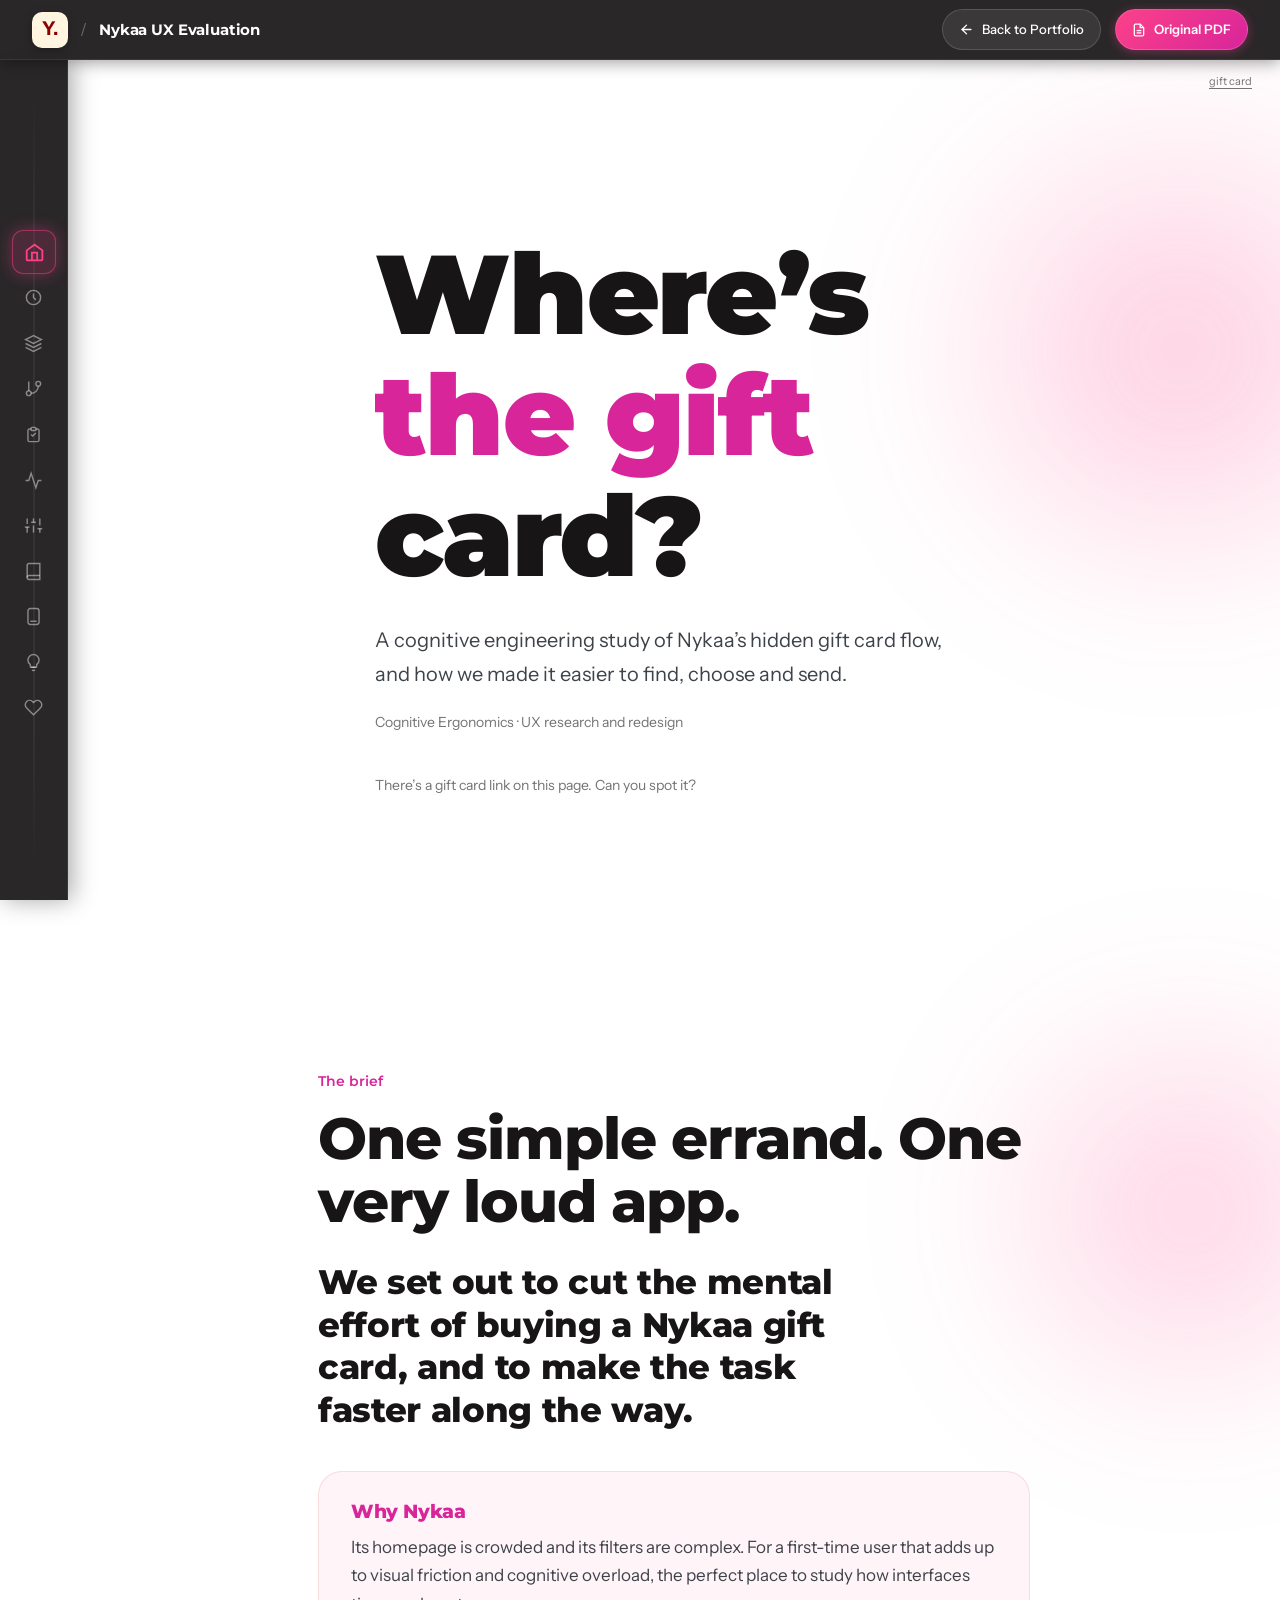
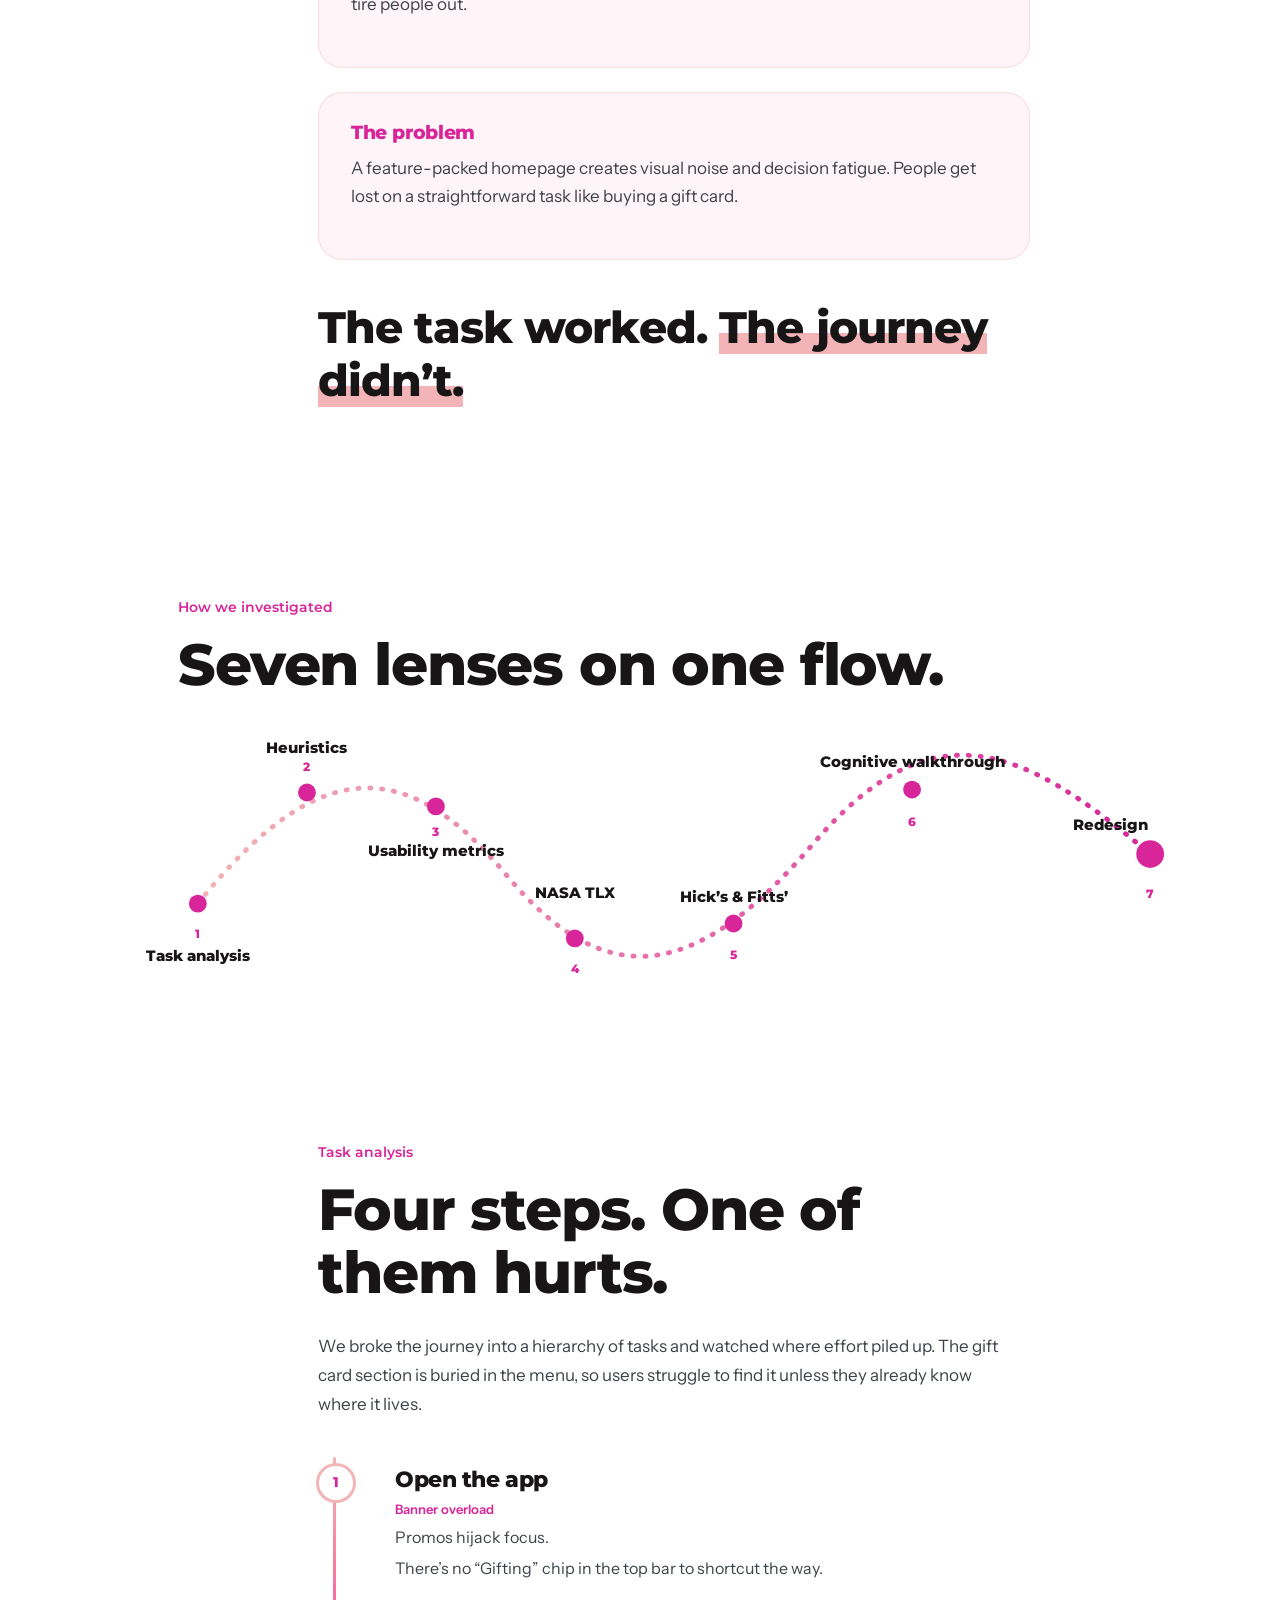
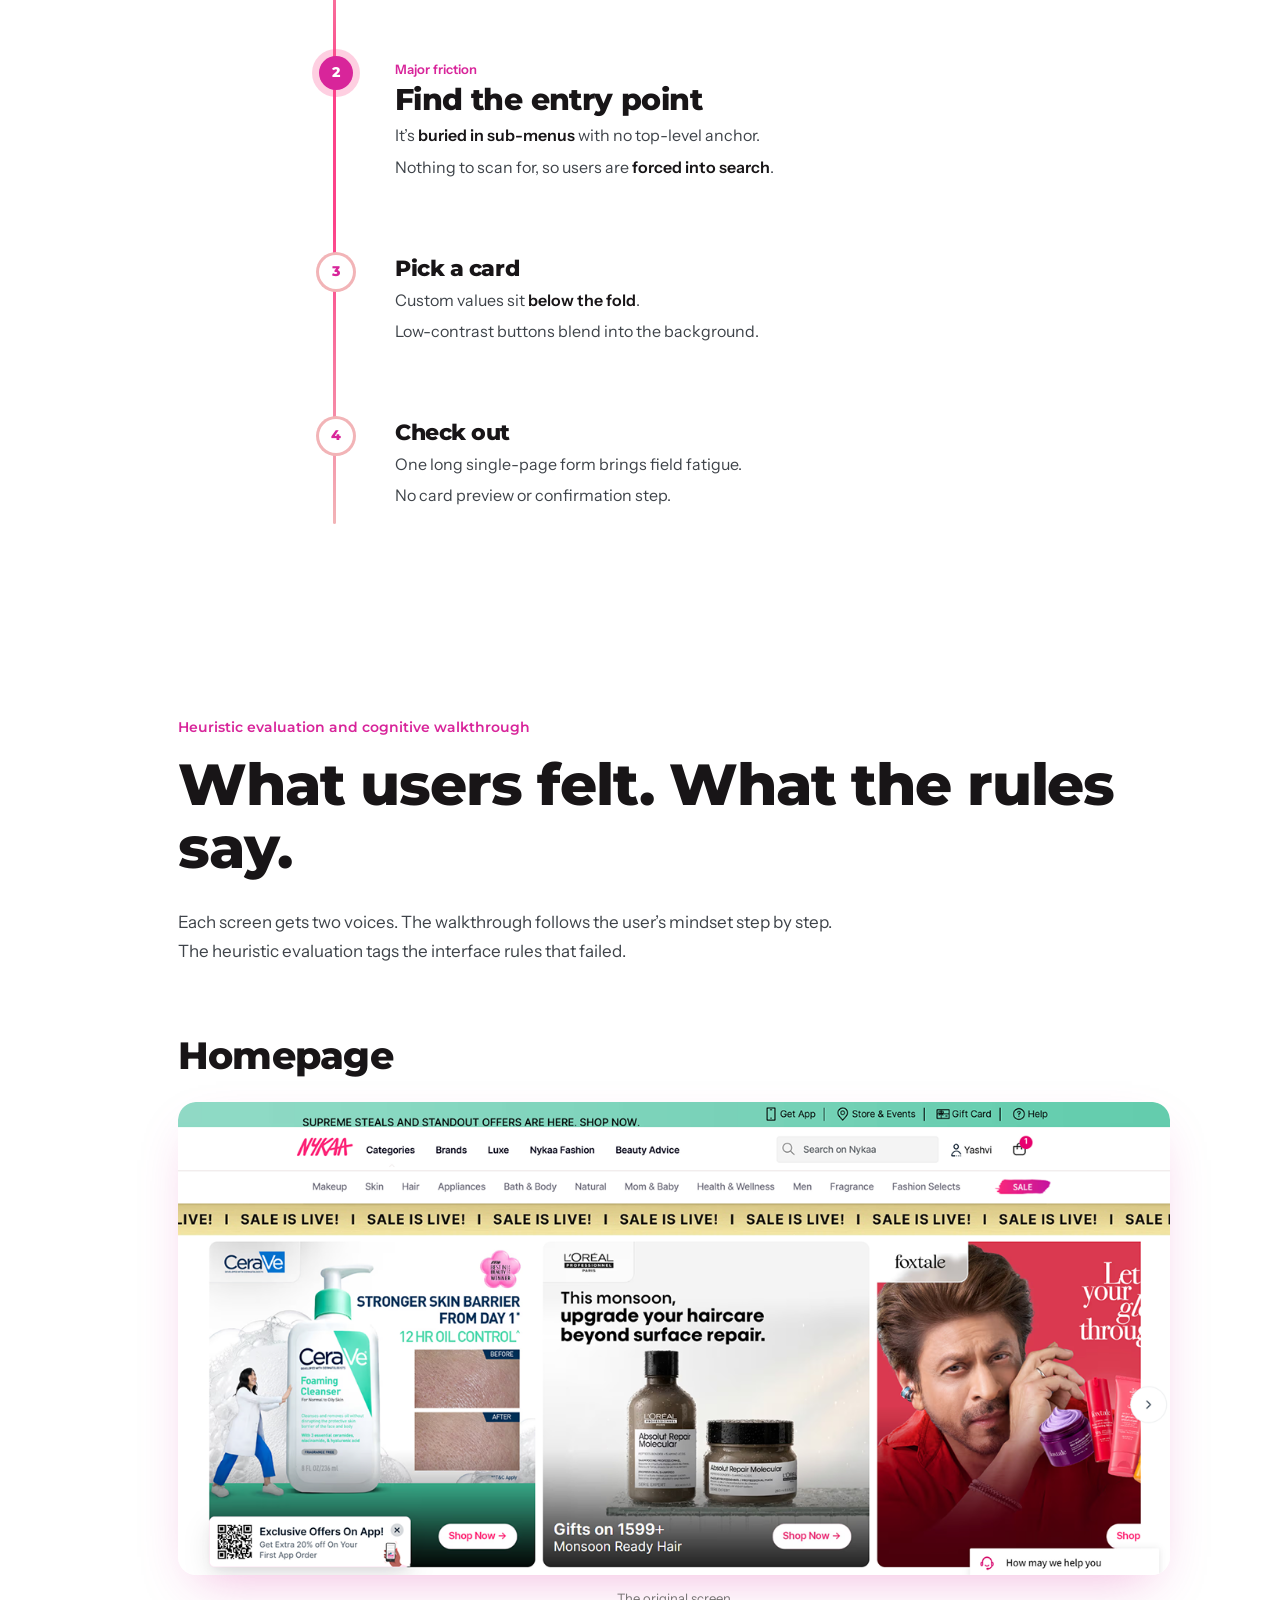
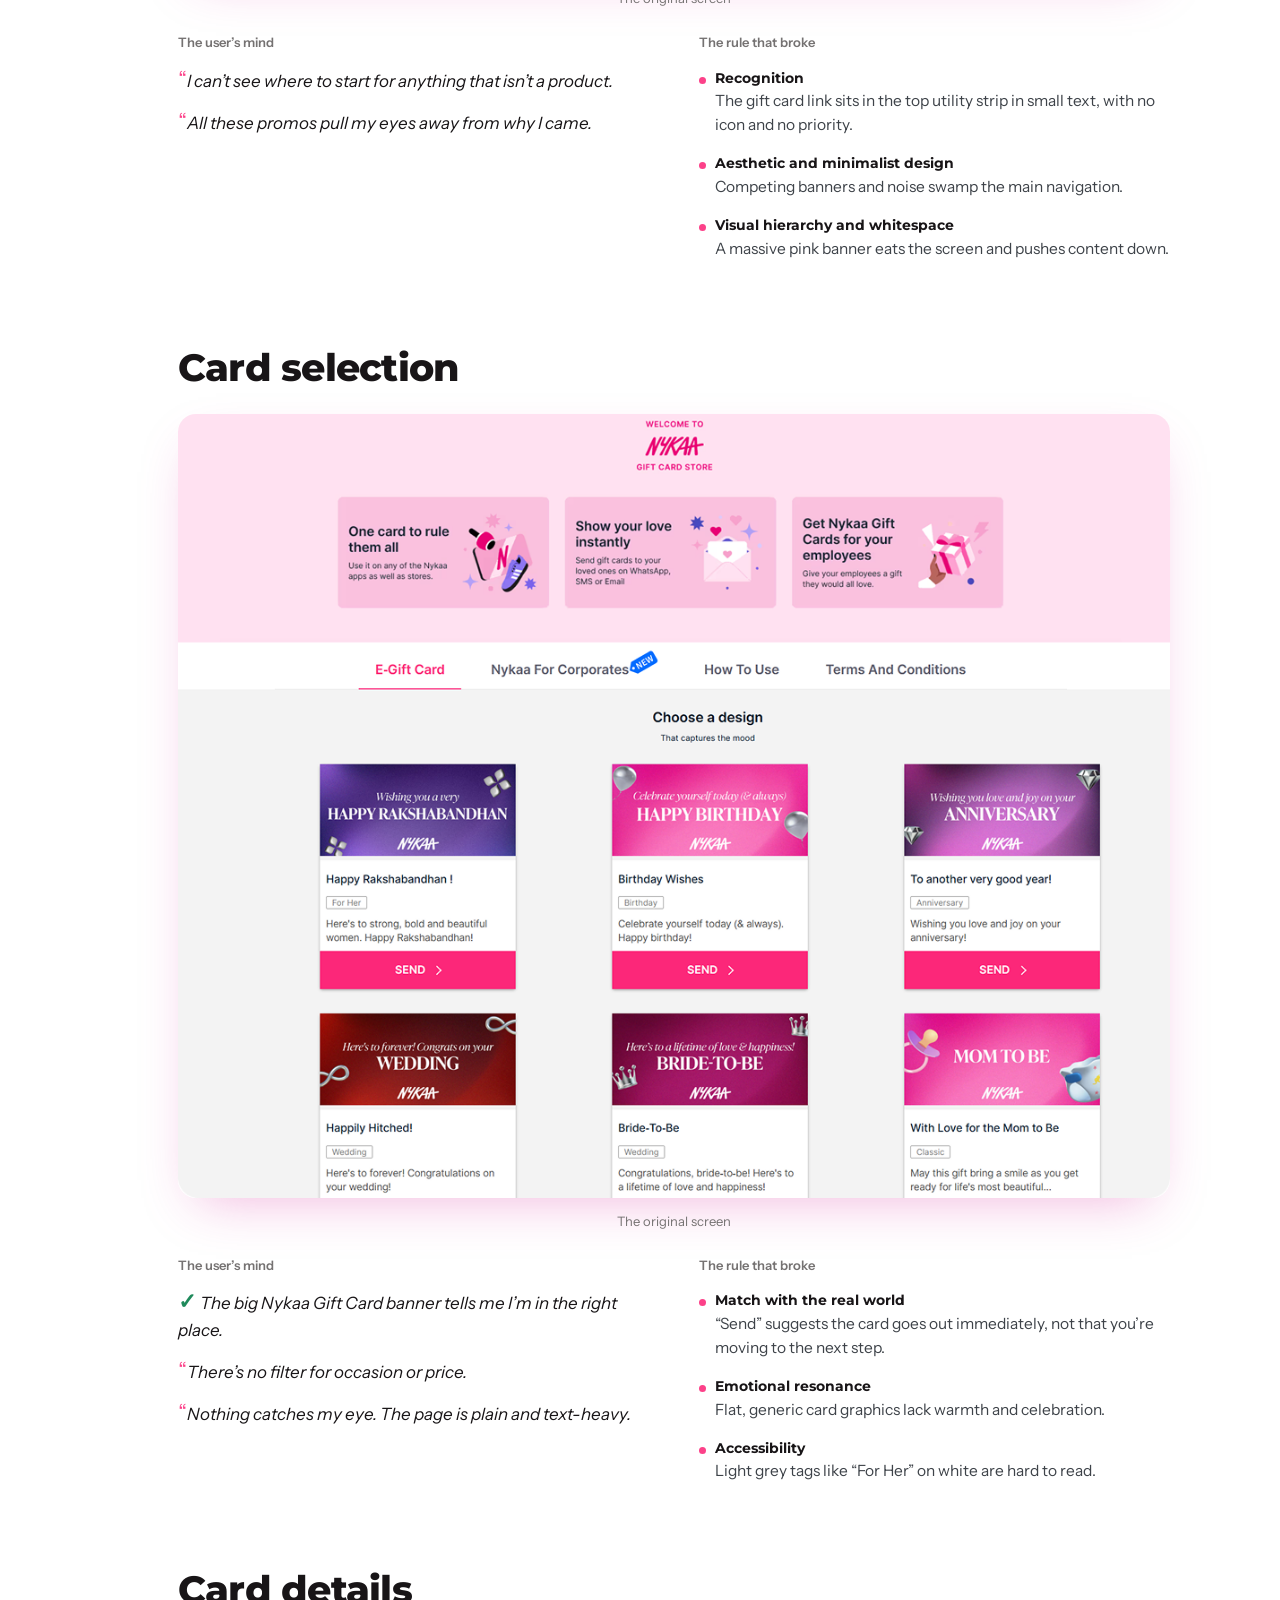
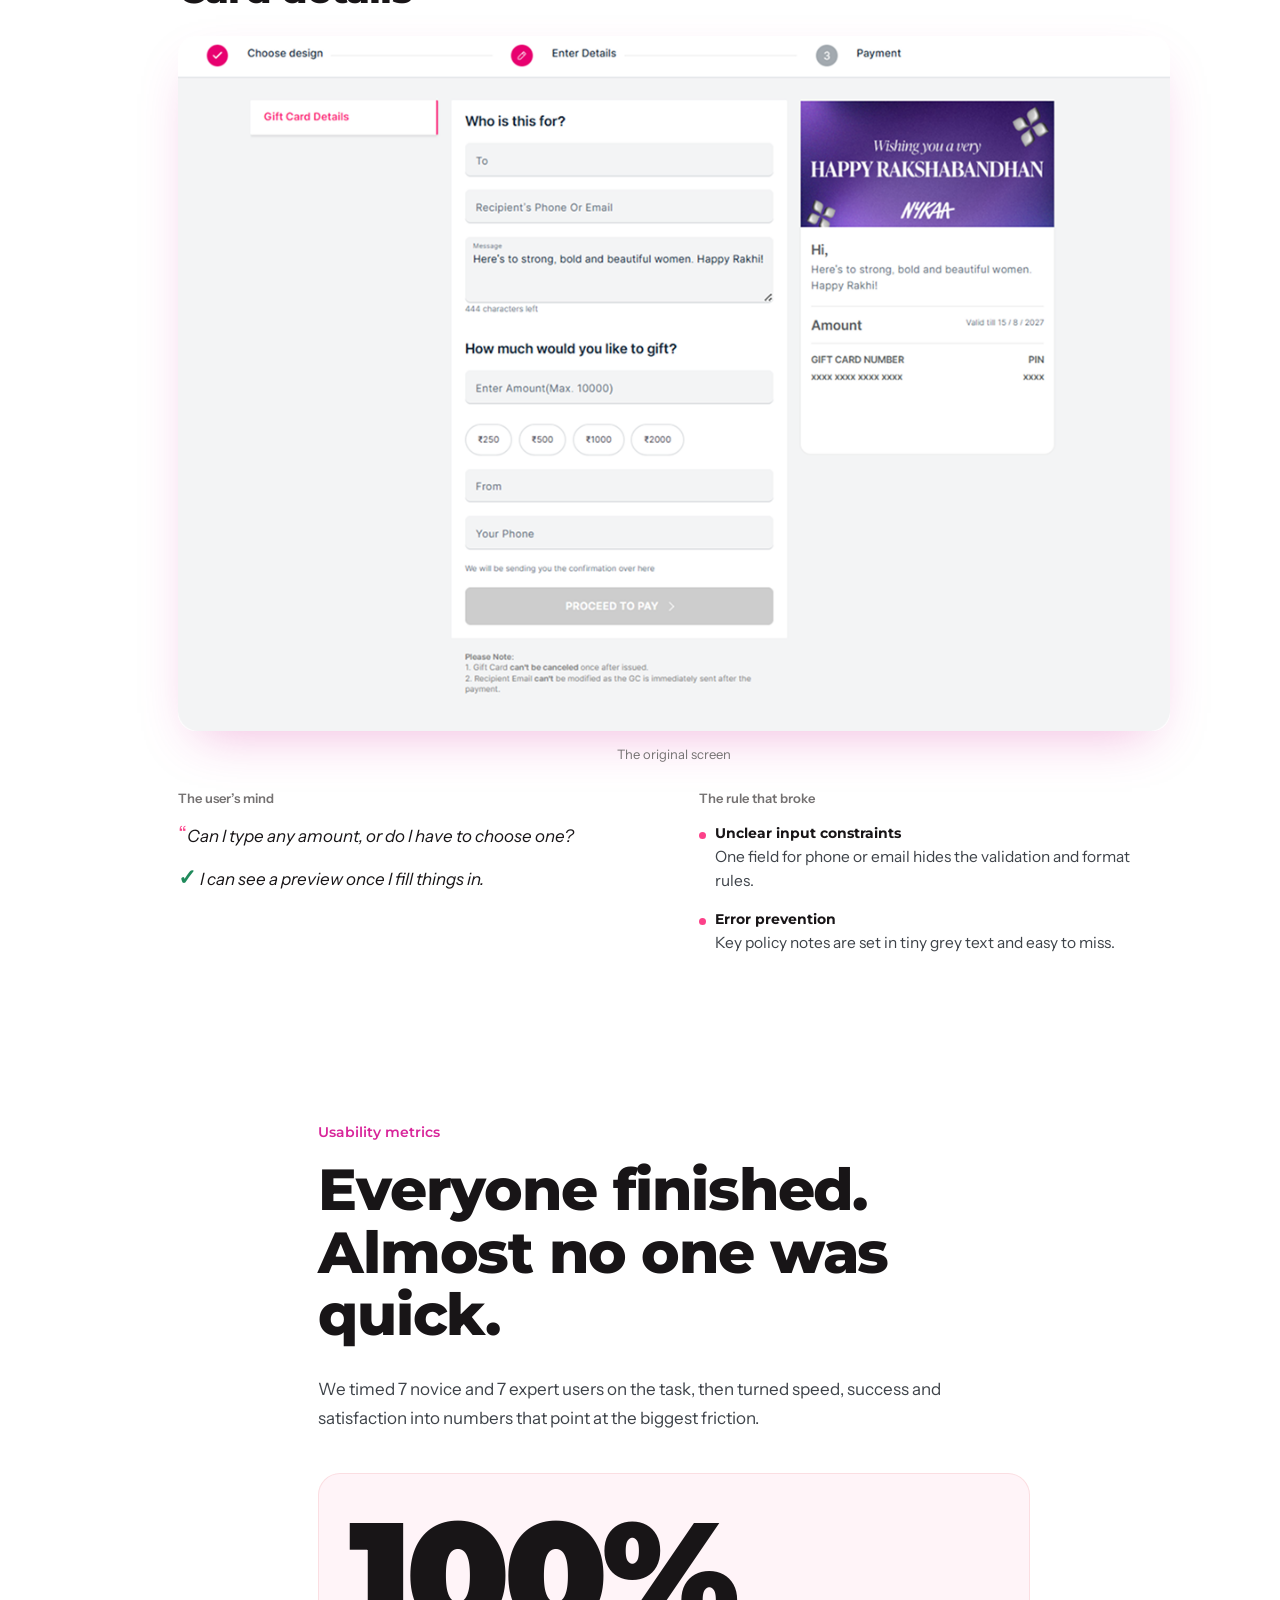
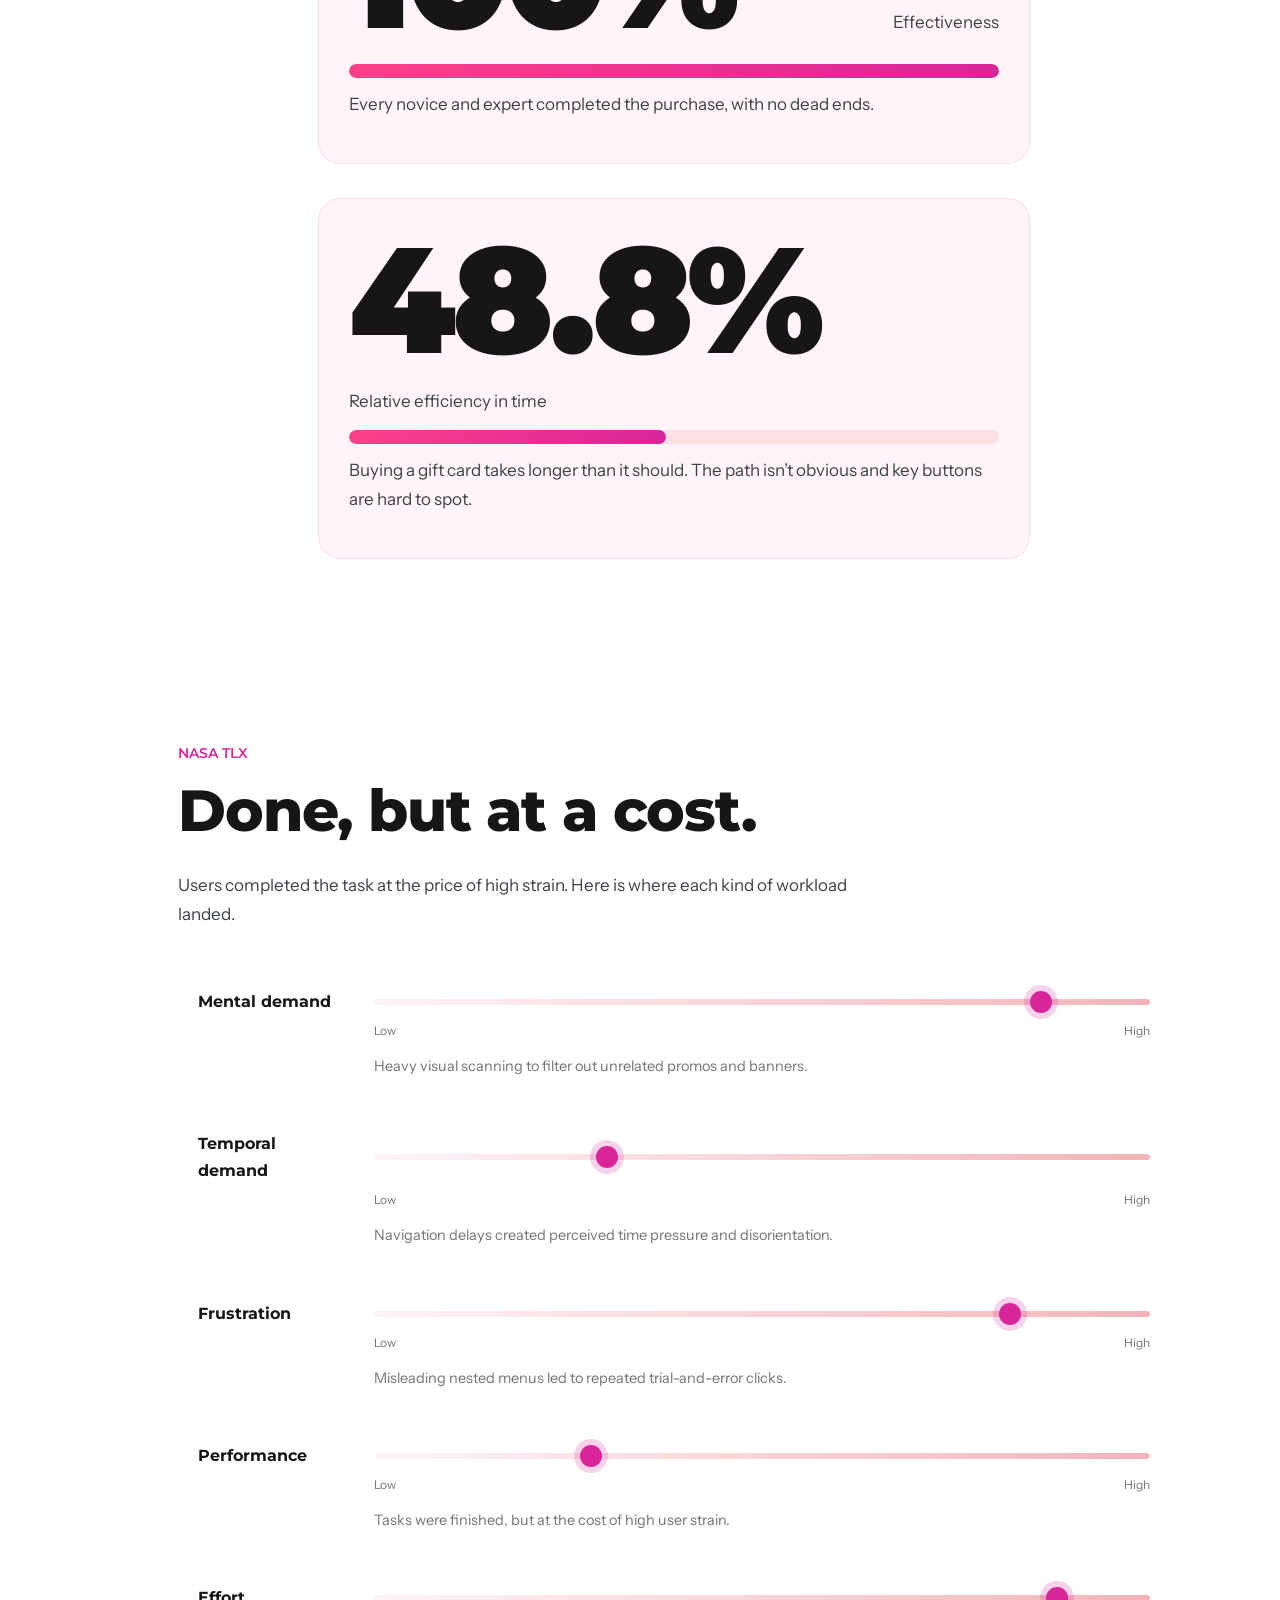
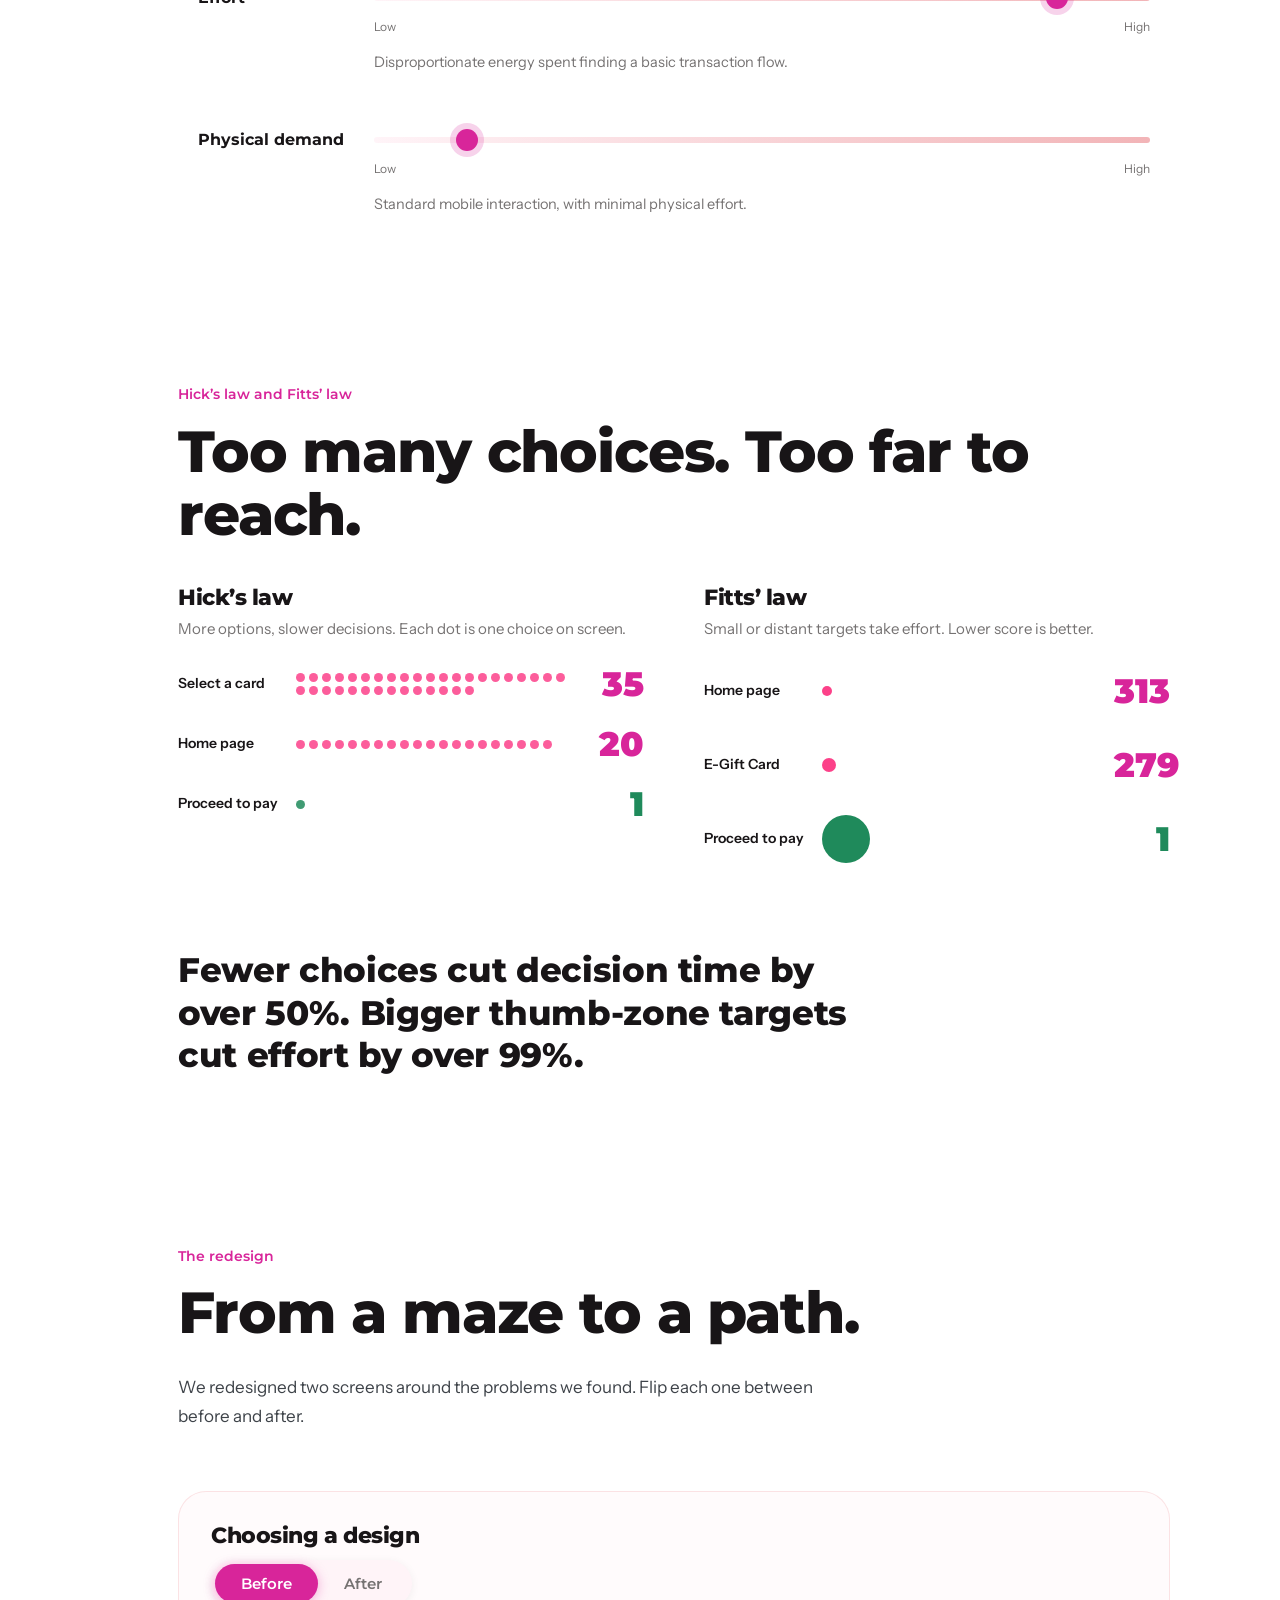
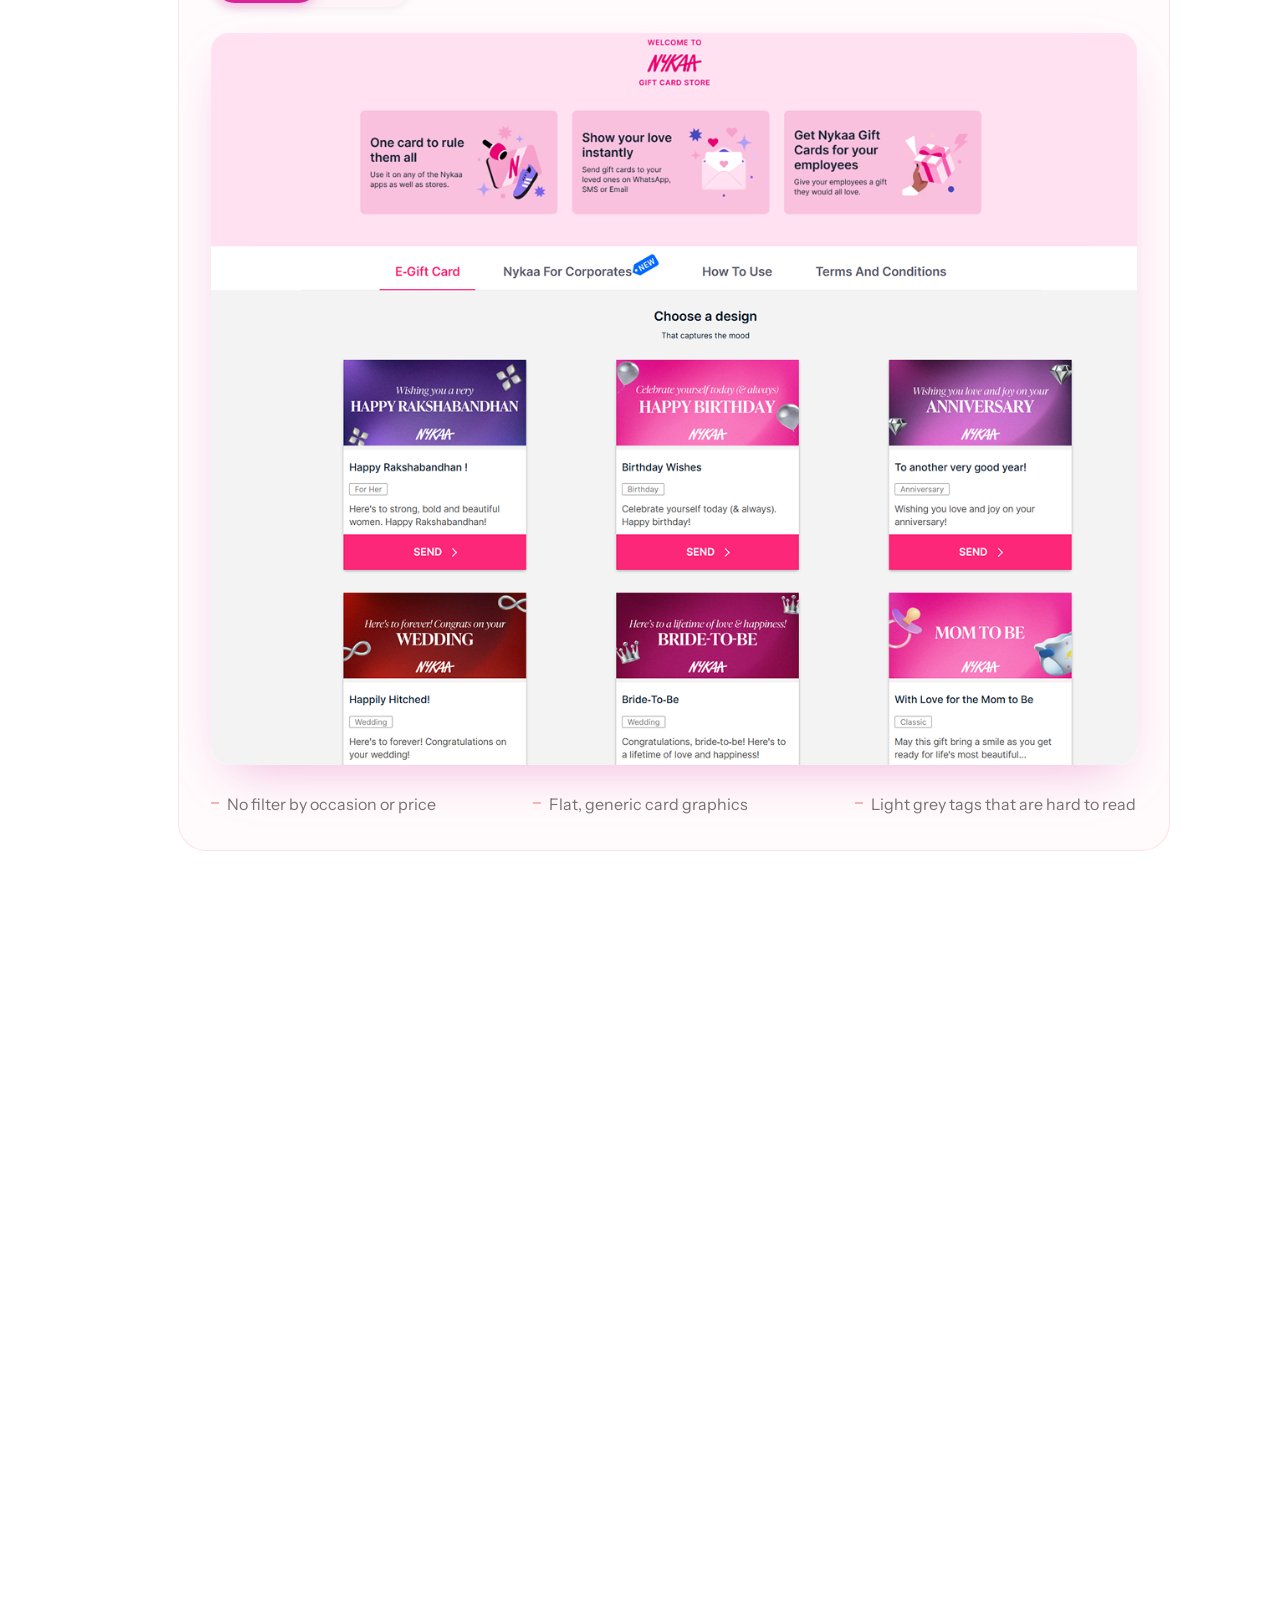
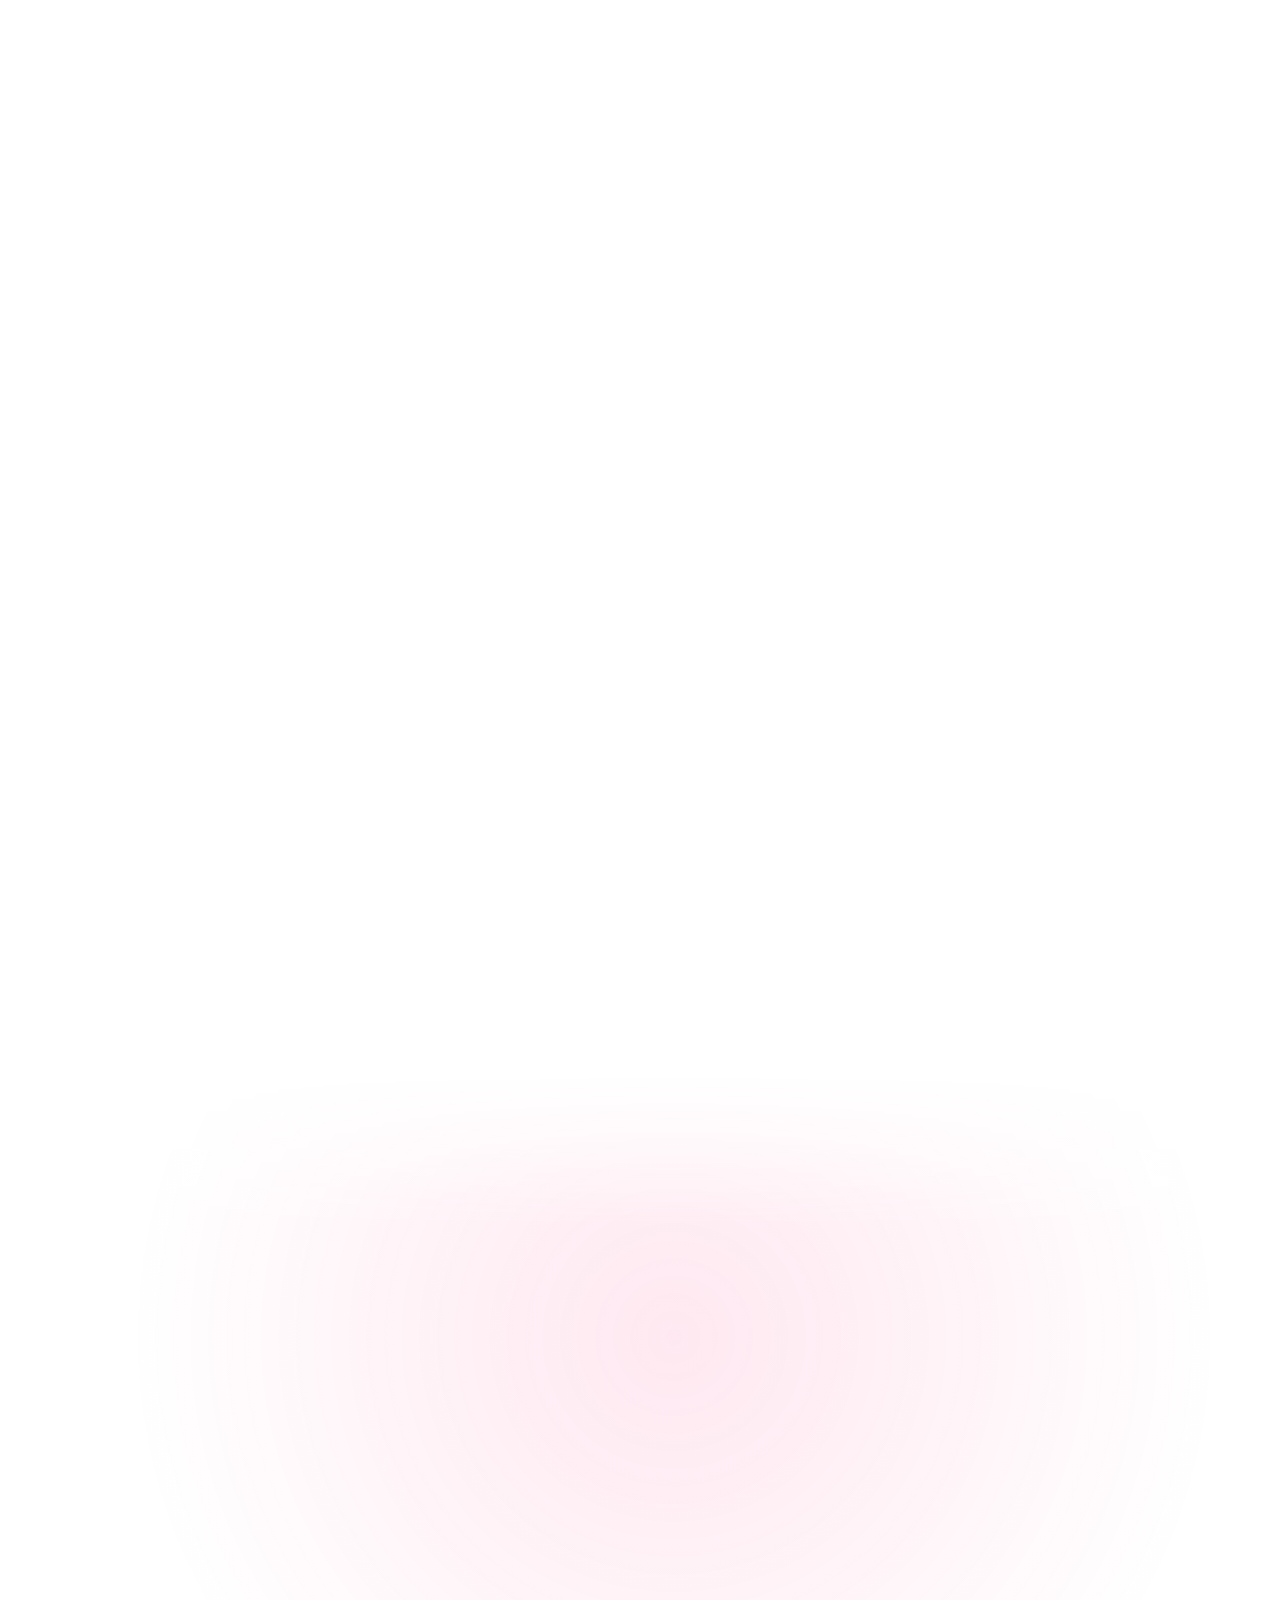
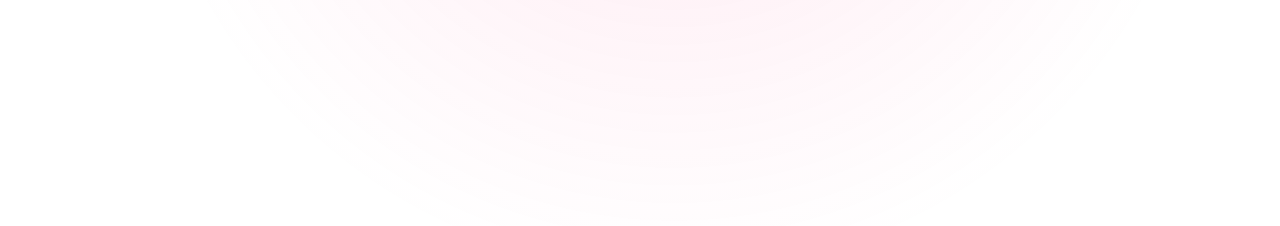
<file: Nykaa.html>
<!DOCTYPE html>
<html lang="en">
<head>
<meta charset="UTF-8">
<meta name="viewport" content="width=device-width, initial-scale=1">
<title>Yashvi Parekh — UI/UX Designer</title>

<!-- Favicon generated from Yashvi's signature Y. logo with a cream background box -->
<link rel="icon"
  href="data:image/svg+xml,<svg xmlns='http://www.w3.org/2000/svg' viewBox='0 0 100 100'><rect width='100' height='100' rx='25' fill='%23FFF5E0'/><text x='50' y='73' font-size='75' font-family='sans-serif' font-weight='bold' fill='%23880000' text-anchor='middle'>Y.</text></svg>" />

<link rel="preconnect" href="https://fonts.googleapis.com">
<link rel="preconnect" href="https://fonts.gstatic.com" crossorigin>
<link href="https://fonts.googleapis.com/css2?family=Instrument+Sans:ital,wght@0,400;0,500;0,600;1,400&family=Montserrat:wght@600;700;800;900&display=swap" rel="stylesheet">
<style>
:root{--pink:#D8259A;--hot:#FC4189;--soft:#F2B4B7;--blush:#FFF4F8;--ink:#181517;--body:#3E4349;--mute:#757272;--bg:#FFFFFF;--okay:#1F8A5B;
--d:'Montserrat',sans-serif;--b:'Instrument Sans',sans-serif;
--nav-bg:rgba(24,21,23,0.92);--nav-border:rgba(255,255,255,0.08);--nav-text-muted:rgba(255,255,255,0.6)}
@media(prefers-color-scheme:dark){:root:not([data-theme=light]){--blush:#422C40;--ink:#FFF0F6;--body:#E3D5DC;--mute:#B7A5AE;--bg:#332232;--soft:#7A3050;--nav-bg:rgba(42, 28, 41, 0.92)}}
*{box-sizing:border-box;margin:0;padding:0}
html{scroll-behavior:smooth}
body{font-family:var(--b);color:var(--body);background:var(--bg);line-height:1.7;font-size:17px;overflow-x:hidden;-webkit-font-smoothing:antialiased;padding-top:60px;padding-left:68px}
section[id],header[id]{scroll-margin-top:68px}
#bar{position:fixed;top:60px;left:0;height:3px;width:0;background:linear-gradient(90deg,var(--hot),var(--pink));box-shadow:0 0 10px rgba(252,65,137,0.45);z-index:9998;transition:width .1s linear}
.wrap{max-width:760px;margin:0 auto;padding:0 24px}
.wide{max-width:1040px;margin:0 auto;padding:0 24px}
section{padding:110px 0 40px;position:relative}
h1,h2,h3{font-family:var(--d);color:var(--ink);line-height:1.08;letter-spacing:-.02em}
h2{font-size:clamp(34px,6vw,58px);font-weight:800;margin-bottom:28px}
h3{font-size:22px;font-weight:800;margin-bottom:6px}
p{margin-bottom:18px;max-width:62ch}
.kick{font-family:var(--d);font-weight:600;font-size:14px;color:var(--pink);margin-bottom:14px;display:block}
.big{font-family:var(--d);font-weight:800;color:var(--ink);font-size:clamp(22px,3.4vw,34px);line-height:1.25;letter-spacing:-.01em;max-width:24ch}
.pk{color:var(--pink)}
.blob{position:absolute;border-radius:50%;filter:blur(90px);opacity:.35;pointer-events:none;z-index:-1;background:radial-gradient(circle,var(--hot),transparent 70%)}

/* HERO */
.hero{min-height:100vh;padding:90px 0 60px;display:flex;flex-direction:column;justify-content:center;overflow:hidden}
.hero h1{font-size:clamp(46px,9.5vw,112px);font-weight:900;position:relative;z-index:2}
.hero h1 span{display:block}
.hero .sub{margin-top:26px;font-size:20px;max-width:46ch;position:relative;z-index:2}
.byline{margin-top:20px;font-size:14px;color:var(--mute);position:relative;z-index:2}
.noise{position:absolute;inset:0;z-index:1}
.chip{position:absolute;font-family:var(--d);font-weight:800;white-space:nowrap;color:var(--pink);opacity:.16;font-size:var(--s,22px);left:var(--x);top:var(--y);transform:rotate(var(--r,0deg));animation:drift 9s ease-in-out infinite alternate;animation-delay:var(--dl,0s)}
@keyframes drift{to{transform:translateY(-14px) rotate(calc(var(--r,0deg) + 3deg))}}
.hidden-chip{position:absolute;right:22px;top:68px;z-index:5;font-size:11px;color:var(--mute);background:none;border:none;cursor:pointer;font-family:var(--b);text-decoration:underline;text-underline-offset:3px;padding:6px}
.hidden-chip:hover{color:var(--pink)}
#found{position:absolute;right:22px;top:100px;z-index:5;max-width:230px;font-size:14px;text-align:right;color:var(--pink);font-weight:600;opacity:0;transition:opacity .5s}
#found.on{opacity:1}
.scroll{margin-top:40px;font-size:14px;color:var(--mute)}

/* OVERVIEW TRIO */
.trio{display:grid;gap:24px;margin-top:40px}
.trio > div {
  position: relative;
  overflow: hidden;
  padding: 30px 32px;
  background: var(--blush);
  border: 1px solid rgba(242,180,183,0.4);
  border-radius: 24px;
  transition: transform 0.35s cubic-bezier(0.16,1,0.3,1), box-shadow 0.35s ease, border-color 0.35s ease;
}
@media(prefers-color-scheme:dark){
  :root:not([data-theme=light]) .trio > div {
    background: rgba(66, 44, 64, 0.45);
    border-color: rgba(255, 255, 255, 0.08);
  }
}
.trio > div:hover {
  transform: translateY(-4px);
  border-color: rgba(252,65,137,0.45);
  box-shadow: 0 14px 34px rgba(216,37,154,0.14);
}
.trio > div::before {
  content: "";
  position: absolute;
  top: 0; left: -100%;
  width: 60%; height: 100%;
  background: linear-gradient(90deg, transparent, rgba(255,255,255,0.22), transparent);
  transform: skewX(-20deg);
  pointer-events: none;
  transition: left 0.7s cubic-bezier(0.16,1,0.3,1);
}
.trio > div:hover::before {
  left: 200%;
}
.trio h3{color:var(--pink);font-size:19px;margin-bottom:10px}
.quote{font-family:var(--d);font-weight:800;font-size:clamp(26px,4.6vw,44px);line-height:1.2;color:var(--ink);letter-spacing:-.02em;margin:40px 0}
.quote em{font-style:normal;background:linear-gradient(transparent 62%,var(--soft) 62%)}

/* PROCESS PATH */
.path{width:100%;height:auto;margin-top:10px;overflow:visible;transition:transform 0.4s ease}
.path:hover{transform:scale(1.01)}
.path text{font-family:var(--d);font-weight:800;font-size:15px;fill:var(--ink)}
.path .n{fill:var(--pink);font-size:12px}

/* HTA */
.hta{margin-top:30px;position:relative;padding-left:54px}
.hta:before{content:"";position:absolute;left:15px;top:8px;bottom:8px;width:3px;border-radius:3px;background:linear-gradient(var(--soft),var(--hot) 35%,var(--hot) 55%,var(--soft))}
.step{position:relative;margin-bottom:34px;padding:18px 22px;border-radius:18px;border:1px solid transparent;transition:transform 0.3s cubic-bezier(0.16,1,0.3,1),background 0.3s ease,border-color 0.3s ease}
.step:hover{transform:translateX(6px);background:rgba(255,244,248,0.5);border-color:rgba(242,180,183,0.35)}
@media(prefers-color-scheme:dark){
  :root:not([data-theme=light]) .step:hover{background:rgba(66,44,64,0.45);border-color:rgba(255,255,255,0.08)}
}
.step:before{content:attr(data-n);position:absolute;left:-54px;top:16px;width:34px;height:34px;border-radius:50%;background:var(--bg);color:var(--pink);font-family:var(--d);font-weight:800;display:grid;place-items:center;font-size:14px;box-shadow:0 0 0 3px var(--soft);transition:transform 0.3s cubic-bezier(0.34,1.56,0.64,1),box-shadow 0.3s ease}
.step:hover:before{transform:scale(1.15);box-shadow:0 0 0 6px rgba(252,65,137,0.35)}
.step.hot:before{background:var(--pink);color:#fff;box-shadow:0 0 0 7px rgba(252,65,137,.25);animation:pulse 2s infinite}
@keyframes pulse{50%{box-shadow:0 0 0 12px rgba(252,65,137,.08)}}
.step.hot h3{font-size:30px}
.step p{margin:0 0 4px;font-size:16px}
.step b{color:var(--ink);font-weight:600}
.flag{font-size:13px;color:var(--pink);font-weight:600;display:block;margin-bottom:4px}

/* SCREENS */
.scene{margin:70px 0 0}
.scene h3{font-size:clamp(26px,4vw,38px)}
.duo{display:grid;grid-template-columns:1fr 1fr;gap:50px;margin-top:22px}
.duo h4{font-size:13px;font-weight:600;color:var(--mute);margin-bottom:14px}
.duo li{list-style:none;margin-bottom:16px;font-size:15.5px;line-height:1.55;transition:transform 0.25s ease,color 0.25s ease}
.duo li:hover{transform:translateX(4px);color:var(--ink)}
.duo li b{display:block;color:var(--ink);font-family:var(--d);font-size:14px}
.say li{font-style:italic;font-size:17px;color:var(--ink)}
.say li.ok:before{content:"✓ ";color:var(--okay);font-style:normal;font-weight:800}
.say li:before{content:"“";color:var(--hot);font-size:22px;font-style:normal;line-height:0}
.say li.ok:before{content:"✓ "}
.rules li{padding-left:16px;position:relative;transition:transform 0.25s ease}
.rules li:hover{transform:translateX(4px)}
.rules li:before{content:"";position:absolute;left:0;top:9px;width:7px;height:7px;border-radius:50%;background:var(--hot);transition:box-shadow 0.25s ease,transform 0.25s ease}
.rules li:hover:before{box-shadow:0 0 0 4px rgba(252,65,137,0.3);transform:scale(1.2)}

/* METRICS */
.metrics{margin-top:40px}
.m{margin-bottom:34px;padding:26px 30px;border-radius:22px;background:var(--blush);border:1px solid rgba(242,180,183,0.35);position:relative;overflow:hidden;transition:transform 0.35s cubic-bezier(0.16,1,0.3,1),box-shadow 0.35s ease,border-color 0.35s ease}
@media(prefers-color-scheme:dark){
  :root:not([data-theme=light]) .m{background:rgba(66,44,64,0.45);border-color:rgba(255,255,255,0.08)}
}
.m:hover{transform:translateY(-4px);border-color:rgba(252,65,137,0.4);box-shadow:0 14px 36px rgba(216,37,154,0.16)}
.m::before{content:"";position:absolute;top:0;left:-100%;width:60%;height:100%;background:linear-gradient(90deg,transparent,rgba(255,255,255,0.22),transparent);transform:skewX(-20deg);pointer-events:none;transition:left 0.7s cubic-bezier(0.16,1,0.3,1)}
.m:hover::before{left:200%}
.m:hover .num{text-shadow:0 0 28px rgba(252,65,137,0.28);transition:text-shadow 0.3s ease}
.m .lab{display:flex;justify-content:space-between;align-items:baseline;gap:12px;flex-wrap:wrap}
.num{font-family:var(--d);font-weight:900;font-size:clamp(64px,13vw,150px);line-height:1;color:var(--ink);letter-spacing:-.04em}
.track{height:14px;border-radius:14px;background:rgba(242,180,183,0.3);overflow:hidden;margin:14px 0 12px}
.fill{height:100%;width:0;border-radius:14px;background:linear-gradient(90deg,var(--hot),var(--pink));transition:width 1.6s cubic-bezier(.2,.8,.2,1)}
.in .fill{width:var(--w)}

/* TLX */
.tlx{margin-top:44px;display:grid;gap:20px}
.dim{display:grid;grid-template-columns:150px 1fr;gap:6px 26px;align-items:center;padding:16px 20px;border-radius:14px;transition:background 0.25s ease,transform 0.25s ease}
.dim:hover{background:rgba(255,244,248,0.7);transform:translateX(4px)}
@media(prefers-color-scheme:dark){
  :root:not([data-theme=light]) .dim:hover{background:rgba(66,44,64,0.5)}
}
.dim:hover .dot{transform:translate(-50%,-50%) scale(1.22);box-shadow:0 0 0 8px rgba(216,37,154,0.35)}
.dim h4{font-family:var(--d);font-size:16px;color:var(--ink)}
.rail{position:relative;height:6px;border-radius:6px;background:linear-gradient(90deg,var(--blush),var(--soft))}
.dot{position:absolute;top:50%;left:0;width:22px;height:22px;border-radius:50%;background:var(--pink);transform:translate(-50%,-50%);box-shadow:0 0 0 6px rgba(216,37,154,.2);transition:left 1.4s cubic-bezier(.2,.8,.2,1),transform 0.2s ease,box-shadow 0.2s ease}
.in .dot{left:var(--p)}
.dim p{grid-column:2;font-size:14.5px;margin:6px 0 0;color:var(--mute)}
.ends{grid-column:2;display:flex;justify-content:space-between;font-size:12px;color:var(--mute)}

/* LAWS */
.laws{display:grid;grid-template-columns:1fr 1fr;gap:60px;margin-top:40px}
.row{margin-bottom:30px;padding:16px 20px;border-radius:14px;transition:background 0.25s ease,transform 0.25s ease}
.row:hover{background:rgba(255,244,248,0.6);transform:translateX(4px)}
@media(prefers-color-scheme:dark){
  :root:not([data-theme=light]) .row:hover{background:rgba(66,44,64,0.45)}
}
.row .t{font-size:14px;color:var(--ink);font-weight:600;margin-bottom:8px}
.dots{display:flex;flex-wrap:wrap;gap:5px;max-width:260px}
.dots i{width:9px;height:9px;border-radius:50%;background:var(--hot);opacity:.85;transition:transform 0.2s ease}
.row:hover .dots i{transform:scale(1.15)}
.dots.few i{background:var(--okay)}
.stat{font-family:var(--d);font-weight:800;font-size:15px;color:var(--pink);margin-top:8px}
.fit{display:flex;align-items:center;gap:14px;margin-bottom:6px}
.target{border-radius:50%;background:var(--hot);flex:none;transition:transform 0.25s ease,box-shadow 0.25s ease}
.row:hover .target{transform:scale(1.12);box-shadow:0 0 12px rgba(252,65,137,0.4)}
.laws .take{grid-column:1/-1}

/* REDESIGN */
.tog{display:inline-flex;gap:0;background:var(--blush);border-radius:999px;padding:4px;margin:16px 0 36px;box-shadow:0 2px 10px rgba(0,0,0,0.06)}
.tog button{border:0;background:none;font:600 15px var(--d);padding:10px 26px;border-radius:999px;cursor:pointer;color:var(--mute);transition:.3s}
.tog button.on{background:var(--pink);color:#fff;box-shadow:0 2px 12px rgba(216,37,154,0.35)}
.tog button:focus-visible,.hidden-chip:focus-visible{outline:3px solid var(--hot);outline-offset:2px}
.fixes{display:grid;gap:30px}
.fix{display:grid;grid-template-columns:1fr;position:relative}
.fix .a,.fix .b{grid-area:1/1;transition:opacity .5s,transform .5s}
.fix .b{opacity:0;transform:translateY(12px);pointer-events:none}
.after .fix .a{opacity:0;transform:translateY(-12px)}
.after .fix .b{opacity:1;transform:none}
.fix .a{color:var(--mute);text-decoration:line-through;text-decoration-color:var(--soft)}
.fix .b{color:var(--ink);font-weight:600}
.fix h4{font-family:var(--d);font-size:19px;color:var(--ink);font-weight:800}
.fix span{font-size:16px}
.mock{margin:60px 0 0;display:grid;grid-template-columns:120px 1fr;gap:26px;padding:34px;border-radius:32px;background:var(--blush);position:relative;overflow:hidden;border:1px solid rgba(242,180,183,0.35);transition:transform 0.35s cubic-bezier(0.16,1,0.3,1),box-shadow 0.35s ease}
.mock:hover{transform:translateY(-4px);box-shadow:0 16px 40px rgba(216,37,154,0.14)}
.mock::before{content:"";position:absolute;top:0;left:-100%;width:60%;height:100%;background:linear-gradient(90deg,transparent,rgba(255,255,255,0.22),transparent);transform:skewX(-20deg);pointer-events:none;transition:left 0.7s cubic-bezier(0.16,1,0.3,1)}
.mock:hover::before{left:200%}
.mock .menu div{height:10px;border-radius:10px;background:var(--soft);margin-bottom:16px;opacity:.7}
.mock .menu div:first-child{background:var(--pink);opacity:1;width:80%}
.cards{display:grid;grid-template-columns:repeat(3,1fr);gap:14px}
.cards i{aspect-ratio:3/2;border-radius:18px;background:linear-gradient(135deg,var(--hot),var(--soft));transition:transform 0.25s ease}
.cards i:hover{transform:scale(1.05)}
.cards i:nth-child(2n){background:linear-gradient(135deg,var(--pink),var(--soft))}
.amts{display:flex;gap:8px;margin-top:18px;flex-wrap:wrap;align-items:center;font-size:13px;color:var(--mute)}
.amts u{text-decoration:none;padding:5px 13px;border-radius:99px;background:var(--bg);color:var(--ink);font-weight:600;transition:all 0.2s ease}
.amts u:hover{color:var(--pink);background:rgba(255,244,248,0.9);transform:translateY(-1px)}
.cap{font-size:13px;color:var(--mute);margin-top:10px}

.shot{margin:26px 0 8px}
.shot img{display:block;width:100%;height:auto;border-radius:18px;box-shadow:0 20px 50px -20px rgba(216,37,154,.35);transition:transform 0.45s cubic-bezier(0.16,1,0.3,1),box-shadow 0.45s ease}
.shot:hover img{transform:translateY(-6px) scale(1.01);box-shadow:0 28px 70px -16px rgba(216,37,154,.5)}
.shot figcaption{font-size:13px;color:var(--mute);margin-top:12px;text-align:center}
#redesign .shot{margin-top:54px}
.lead{font-size:15px;color:var(--mute);margin-bottom:26px}
.lr{display:grid;grid-template-columns:104px 1fr 56px;align-items:center;gap:14px;margin-bottom:26px}
.lr .ln{font-size:14px;color:var(--ink);font-weight:600}
.lr b{font-family:var(--d);font-weight:900;font-size:34px;color:var(--pink);text-align:right;line-height:1;transition:transform 0.2s ease}
.lr:hover b{transform:scale(1.08)}
.lr b.ok{color:var(--okay)}
.lr .dots{max-width:none;gap:4px}
.tg{display:flex;align-items:center;height:48px}
.pair{margin-top:60px;padding:32px;border-radius:28px;background:rgba(255,244,248,0.4);border:1px solid rgba(242,180,183,0.35);position:relative;overflow:hidden;transition:transform 0.35s cubic-bezier(0.16,1,0.3,1),box-shadow 0.35s ease,border-color 0.35s ease}
@media(prefers-color-scheme:dark){
  :root:not([data-theme=light]) .pair{background:rgba(66,44,64,0.35);border-color:rgba(255,255,255,0.08)}
}
.pair:hover{transform:translateY(-3px);border-color:rgba(252,65,137,0.4);box-shadow:0 16px 42px rgba(216,37,154,0.12)}
.pair::before{content:"";position:absolute;top:0;left:-100%;width:60%;height:100%;background:linear-gradient(90deg,transparent,rgba(255,255,255,0.18),transparent);transform:skewX(-20deg);pointer-events:none;transition:left 0.7s cubic-bezier(0.16,1,0.3,1)}
.pair:hover::before{left:200%}
.pair .tog{margin:6px 0 26px}
.view img{display:block;width:100%;height:auto;border-radius:18px;box-shadow:0 20px 50px -20px rgba(216,37,154,.35);transition:transform 0.45s cubic-bezier(0.16,1,0.3,1),box-shadow 0.45s ease}
.view:hover img{transform:translateY(-4px);box-shadow:0 26px 65px -16px rgba(216,37,154,.45)}
.view .aw{display:none;position:relative}
.pair.after .bi{display:none}.pair.after .aw{display:block}
.view img{animation:sw .5s}
@keyframes sw{from{opacity:0}}
.pin{position:absolute;width:30px;height:30px;margin:-15px 0 0 -15px;border-radius:50%;background:var(--pink);color:#fff;font:800 14px var(--d);display:grid;place-items:center;box-shadow:0 0 0 5px rgba(252,65,137,.35);transition:transform 0.25s ease}
.pin:hover{transform:scale(1.2)}
.pair ul,.pair ol{list-style:none;margin-top:26px;display:grid;grid-template-columns:repeat(auto-fit,minmax(220px,1fr));gap:18px 40px}
.pair li{font-size:16px;transition:transform 0.2s ease}
.pair li:hover{transform:translateX(3px)}
.pair .nb li{color:var(--mute);padding-left:16px;position:relative}
.pair .nb li:before{content:"";position:absolute;left:0;top:11px;width:8px;height:2px;background:var(--soft)}
.pair .na{display:none}.pair .na li{color:var(--ink);font-weight:600;display:flex;gap:12px;align-items:flex-start}
.pair .na i{flex:none;width:26px;height:26px;border-radius:50%;background:var(--pink);color:#fff;font:800 13px var(--d);display:grid;place-items:center;font-style:normal;margin-top:1px;transition:transform 0.2s ease}
.pair .na li:hover i{transform:scale(1.15)}
.pair.after .nb{display:none}.pair.after .na{display:grid}
@media(max-width:720px){.lr{grid-template-columns:90px 1fr 46px}.lr b{font-size:28px}}
/* LEARNINGS */
.learn li{list-style:none;margin-bottom:22px;font-size:19px;color:var(--ink);padding:14px 20px 14px 34px;border-radius:14px;position:relative;max-width:58ch;transition:transform 0.28s cubic-bezier(0.16,1,0.3,1),background 0.28s ease}
.learn li:hover{transform:translateX(6px);background:rgba(255,244,248,0.5)}
@media(prefers-color-scheme:dark){
  :root:not([data-theme=light]) .learn li:hover{background:rgba(66,44,64,0.4)}
}
.learn li:before{content:"";position:absolute;left:12px;top:24px;width:14px;height:3px;border-radius:3px;background:var(--hot);transition:width 0.25s ease,box-shadow 0.25s ease}
.learn li:hover:before{width:18px;box-shadow:0 0 8px rgba(252,65,137,0.5)}
/* ── Thank You & Next Project Section (Aligned with Swiggy & BigBasket) ── */
.thankyou-section {
  position: relative;
  overflow: hidden;
  padding: 6.5rem 1.5rem 7rem;
  background: var(--bg);
  border-top: none;
  display: flex;
  flex-direction: column;
  align-items: center;
  justify-content: center;
  text-align: center;
}

.ty-bg {
  position: absolute;
  inset: 0;
  background: radial-gradient(circle at 50% 35%, rgba(252, 65, 137, 0.12) 0%, transparent 70%);
  -webkit-mask-image: linear-gradient(to bottom, transparent 0%, black 20%);
  mask-image: linear-gradient(to bottom, transparent 0%, black 20%);
  z-index: 0;
  pointer-events: none;
}

.thankyou-section .wrap {
  position: relative;
  z-index: 2;
  max-width: 820px;
  margin: 0 auto;
}

.ty-text {
  font-family: var(--d);
  font-weight: 900;
  font-size: clamp(2.8rem, 5.5vw, 4.4rem);
  line-height: 1.1;
  background: linear-gradient(135deg, #FFFFFF 30%, var(--hot) 100%);
  -webkit-background-clip: text;
  -webkit-text-fill-color: transparent;
  background-clip: text;
  letter-spacing: -0.03em;
  text-align: center;
  margin-bottom: 0.85rem;
}

.ty-sub {
  font-family: var(--b);
  color: var(--mute);
  font-size: clamp(1rem, 1.25vw, 1.15rem);
  max-width: 580px;
  margin: 0 auto 2.2rem;
  line-height: 1.65;
}

.ty-credits-frame {
  display: flex;
  gap: 0.65rem;
  flex-wrap: wrap;
  justify-content: center;
  margin-bottom: 3rem;
}

.ty-credit-pill {
  font-family: var(--b);
  font-size: 0.82rem;
  font-weight: 500;
  color: var(--ink);
  background: rgba(255, 255, 255, 0.05);
  border: 1px solid rgba(255, 255, 255, 0.12);
  padding: 0.45rem 1.1rem;
  border-radius: 999px;
  letter-spacing: 0.01em;
  transition: transform 0.25s cubic-bezier(0.16, 1, 0.3, 1), background 0.25s ease, border-color 0.25s ease;
}
.ty-credit-pill:hover {
  transform: translateY(-2px);
  border-color: rgba(252, 65, 137, 0.45);
  background: rgba(252, 65, 137, 0.12);
  color: #FFFFFF;
}

.ty-text:hover {
  text-shadow: 0 0 35px rgba(252, 65, 137, 0.4);
  transition: text-shadow 0.4s ease;
}

/* Next Case Study Banner */
.nykaa-next-project-bar {
  background: var(--blush);
  border: 1px solid rgba(255, 255, 255, 0.12);
  border-radius: 20px;
  padding: 1.8rem 2.2rem;
  max-width: 820px;
  width: 100%;
  margin: 0 auto 2.5rem;
  display: flex;
  align-items: center;
  justify-content: space-between;
  gap: 2rem;
  text-align: left;
  box-shadow: 0 8px 32px rgba(0, 0, 0, 0.35);
  transition: transform 0.35s cubic-bezier(0.16, 1, 0.3, 1), border-color 0.35s ease, box-shadow 0.35s ease;
  position: relative;
  overflow: hidden;
}

.nykaa-next-project-bar::before {
  content: "";
  position: absolute;
  top: 0; left: -100%;
  width: 60%; height: 100%;
  background: linear-gradient(90deg, transparent, rgba(255, 255, 255, 0.14), transparent);
  transform: skewX(-20deg);
  pointer-events: none;
  transition: left 0.75s cubic-bezier(0.16, 1, 0.3, 1);
}

.nykaa-next-project-bar:hover::before {
  left: 200%;
}

.nykaa-next-project-bar:hover {
  border-color: rgba(252, 65, 137, 0.45);
  transform: translateY(-4px);
  box-shadow: 0 16px 42px rgba(252, 65, 137, 0.22);
}

.nykaa-next-info {
  display: flex;
  flex-direction: column;
  gap: 0.35rem;
}

.nykaa-next-eyebrow {
  font-family: var(--b);
  font-size: 0.75rem;
  font-weight: 700;
  text-transform: uppercase;
  letter-spacing: 0.08em;
  color: var(--hot);
}

.nykaa-next-title {
  font-size: 1.3rem;
  font-weight: 800;
  font-family: var(--d);
  color: #FFFFFF;
  letter-spacing: -0.01em;
  margin: 0;
}

.nykaa-next-desc {
  font-family: var(--b);
  font-size: 0.88rem;
  color: var(--mute);
  line-height: 1.5;
  margin: 0;
}

.nykaa-next-cta {
  display: inline-flex;
  align-items: center;
  gap: 0.65rem;
  padding: 0.8rem 1.5rem;
  border-radius: 999px;
  background: linear-gradient(135deg, var(--hot) 0%, var(--pink) 100%);
  color: #FFFFFF;
  font-family: var(--b);
  font-weight: 600;
  font-size: 0.9rem;
  text-decoration: none;
  transition: all 0.22s ease;
  box-shadow: 0 4px 16px rgba(252, 65, 137, 0.4);
  flex-shrink: 0;
  cursor: pointer;
}

.nykaa-next-cta svg {
  width: 16px;
  height: 16px;
  transition: transform 0.2s ease;
}

.nykaa-next-cta:hover {
  box-shadow: 0 6px 22px rgba(252, 65, 137, 0.6);
  transform: translateY(-2px);
  color: #FFFFFF;
}

.nykaa-next-cta:hover svg {
  animation: nykaaArrowNudge 0.8s ease-in-out infinite alternate;
}
@keyframes nykaaArrowNudge {
  0% { transform: translateX(0); }
  100% { transform: translateX(5px); }
}

.ty-back-btn {
  display: inline-flex;
  align-items: center;
  gap: 8px;
  padding: 0.65rem 1.5rem;
  border-radius: 999px;
  font-size: 0.88rem;
  font-family: var(--b);
  font-weight: 500;
  color: var(--ink);
  background: rgba(255, 255, 255, 0.05);
  border: 1px solid rgba(255, 255, 255, 0.12);
  text-decoration: none;
  transition: all 0.2s ease;
}

.ty-back-btn:hover {
  background: rgba(255, 255, 255, 0.12);
  color: #FFFFFF;
  transform: translateY(-1px);
}

/* Progressive Section Reveal System (BigBasket pattern) */
.nykaa-js-loaded .nykaa-reveal-item {
  opacity: 0;
  transform: translateY(24px);
  transition: opacity 0.85s cubic-bezier(0.16, 1, 0.3, 1),
              transform 0.85s cubic-bezier(0.16, 1, 0.3, 1);
  will-change: opacity, transform;
}
.nykaa-js-loaded .nykaa-reveal-item.nykaa-is-visible {
  opacity: 1;
  transform: translateY(0);
}

@media (max-width: 720px) {
  .nykaa-next-project-bar {
    flex-direction: column;
    align-items: flex-start;
    padding: 1.5rem;
    gap: 1.25rem;
  }
  .nykaa-next-cta {
    width: 100%;
    justify-content: center;
  }
}

@media(max-width:720px){
 body{font-size:16px}section{padding-top:80px}
 .duo,.laws{grid-template-columns:1fr;gap:30px}
 .dim{grid-template-columns:1fr}.dim p,.ends{grid-column:1}
 .mock{grid-template-columns:1fr;padding:22px}.mock .menu{display:flex;gap:10px}.mock .menu div{flex:1;margin:0}
 .hidden-chip{top:60px}
}
/* ── Top Header Navigation ── */
.nykaa-nav-header {
  position: fixed;
  top: 0;
  left: 0;
  width: 100%;
  height: 60px;
  background: var(--nav-bg);
  backdrop-filter: blur(16px);
  -webkit-backdrop-filter: blur(16px);
  border-bottom: 1px solid var(--nav-border);
  display: flex;
  align-items: center;
  justify-content: space-between;
  padding: 0 32px;
  box-sizing: border-box;
  z-index: 9999;
  box-shadow: 0 2px 16px rgba(0, 0, 0, 0.4);
  transition: transform 0.3s ease;
}

.nykaa-nav-left {
  display: flex;
  align-items: center;
  gap: 12px;
}

.nykaa-nav-logo {
  font-family: var(--b);
  font-weight: 800;
  font-size: 19px;
  color: #880000;
  background: #FFF5E0;
  width: 36px;
  height: 36px;
  border-radius: 10px;
  display: flex;
  align-items: center;
  justify-content: center;
  text-decoration: none;
  letter-spacing: -0.02em;
  box-shadow: 0 2px 8px rgba(0, 0, 0, 0.3);
  transition: transform 0.25s cubic-bezier(0.34, 1.56, 0.64, 1), box-shadow 0.25s ease;
  flex-shrink: 0;
}
.nykaa-nav-logo:hover {
  animation: nykaaBrandTilt 0.45s cubic-bezier(0.34, 1.56, 0.64, 1) forwards;
  box-shadow: 0 4px 16px rgba(255, 245, 224, 0.4);
}
@keyframes nykaaBrandTilt {
  0% { transform: scale(1) rotate(0deg); }
  35% { transform: scale(1.14) rotate(-8deg); }
  70% { transform: scale(1.08) rotate(4deg); }
  100% { transform: scale(1.08) rotate(-3deg); }
}

.nykaa-nav-sep {
  color: rgba(255, 255, 255, 0.3);
  font-size: 16px;
  font-weight: 300;
}

.nykaa-nav-title {
  font-family: var(--d);
  font-weight: 700;
  font-size: 15px;
  color: #FFFFFF;
  letter-spacing: -0.01em;
}

.nykaa-nav-right {
  display: flex;
  align-items: center;
  gap: 14px;
}

.nykaa-nav-btn {
  display: inline-flex;
  align-items: center;
  gap: 8px;
  padding: 8px 16px;
  border-radius: 999px;
  font-family: var(--b);
  font-size: 13px;
  font-weight: 500;
  text-decoration: none;
  transition: all 0.2s ease;
  cursor: pointer;
}

.nykaa-nav-btn-back {
  background: rgba(255, 255, 255, 0.08);
  color: #FFFFFF;
  border: 1px solid rgba(255, 255, 255, 0.15);
}
.nykaa-nav-btn-back:hover {
  background: rgba(255, 255, 255, 0.18);
  transform: translateY(-1px);
  color: #FFFFFF;
}

.nykaa-nav-btn-pdf {
  background: linear-gradient(135deg, var(--hot) 0%, var(--pink) 100%);
  color: #FFFFFF;
  font-weight: 600;
  border: 1px solid rgba(255, 255, 255, 0.15);
  box-shadow: 0 2px 10px rgba(252, 65, 137, 0.35);
}
.nykaa-nav-btn-pdf:hover {
  transform: translateY(-1px);
  box-shadow: 0 4px 16px rgba(252, 65, 137, 0.55);
  color: #FFFFFF;
}

/* ── Vertical Left Side Navigation Rail ── */
nav.sidenav {
  position: fixed;
  top: 60px;
  left: 0;
  bottom: 0;
  width: 68px;
  height: calc(100vh - 60px);
  z-index: 9990;
  display: flex;
  flex-direction: column;
  align-items: center;
  justify-content: center;
  padding: 1.25rem 0;
  gap: 0.35rem;
  background: var(--nav-bg);
  backdrop-filter: blur(20px);
  -webkit-backdrop-filter: blur(20px);
  border-right: 1px solid var(--nav-border);
  box-shadow: 4px 0 24px rgba(0, 0, 0, 0.35);
  box-sizing: border-box;
  overflow-y: auto;
  overflow-x: visible;
  scrollbar-width: none;
}
nav.sidenav::-webkit-scrollbar {
  display: none;
}

.sidenav-line {
  position: absolute;
  left: 50%;
  top: 1.5rem;
  bottom: 1.5rem;
  width: 1px;
  background: linear-gradient(to bottom, transparent, rgba(255, 255, 255, 0.1) 20%, rgba(255, 255, 255, 0.1) 80%, transparent);
  transform: translateX(-50%);
  z-index: 0;
  pointer-events: none;
}

.sidenav-link {
  position: relative;
  display: flex;
  align-items: center;
  justify-content: center;
  width: 40px;
  height: 40px;
  border-radius: 10px;
  color: rgba(255, 255, 255, 0.45);
  text-decoration: none;
  background: transparent;
  transition: all 0.22s cubic-bezier(0.16, 1, 0.3, 1);
  z-index: 1;
  flex-shrink: 0;
}
.sidenav-link svg {
  width: 19px;
  height: 19px;
  stroke: currentColor;
  fill: none;
  stroke-width: 1.8;
  transition: transform 0.2s ease, stroke 0.2s ease;
}
.sidenav-link:hover {
  color: #FFFFFF;
  background: rgba(252, 65, 137, 0.18);
  transform: translateX(2px) scale(1.1);
}
.sidenav-link.active {
  color: #FC4189;
  background: rgba(252, 65, 137, 0.16);
  border: 1px solid rgba(252, 65, 137, 0.45);
  box-shadow: 0 0 14px rgba(252, 65, 137, 0.35);
  transform: scale(1.1);
  animation: nykaaNavPulse 3.2s ease-in-out infinite;
}
@keyframes nykaaNavPulse {
  0%, 100% { box-shadow: 0 0 10px rgba(252, 65, 137, 0.3); }
  50% { box-shadow: 0 0 20px rgba(252, 65, 137, 0.65), 0 0 28px rgba(216, 37, 154, 0.2); }
}
.sidenav-link.active svg {
  stroke: #FC4189;
  stroke-width: 2.1;
}

/* Tooltip */
.sidenav-link::after {
  content: attr(data-tip);
  position: absolute;
  left: calc(100% + 12px);
  top: 50%;
  transform: translateY(-50%) translateX(-6px);
  background: #251824;
  color: #FFFFFF;
  font-family: var(--b);
  font-size: 11.5px;
  font-weight: 600;
  letter-spacing: 0.03em;
  padding: 5px 11px;
  border-radius: 6px;
  white-space: nowrap;
  border: 1px solid rgba(255, 255, 255, 0.14);
  box-shadow: 0 6px 18px rgba(0, 0, 0, 0.55);
  opacity: 0;
  pointer-events: none;
  transition: opacity 0.2s ease, transform 0.2s ease;
  z-index: 10000;
}
.sidenav-link:hover::after {
  opacity: 1;
  transform: translateY(-50%) translateX(0);
}

/* ── Mobile / Tablet Responsive Navigation ── */
@media (max-width: 900px) {
  body {
    padding-top: 56px;
    padding-left: 0;
    padding-bottom: 60px;
  }
  #bar {
    top: 56px;
  }
  .nykaa-nav-header {
    height: 56px;
    padding: 0 16px;
  }
  .nykaa-nav-title, .nykaa-nav-sep {
    display: none;
  }
  .nykaa-nav-right {
    gap: 8px;
  }
  .nykaa-nav-btn {
    padding: 6px 12px;
    font-size: 12px;
  }
  .nykaa-nav-btn-back span {
    font-size: 0;
  }
  .nykaa-nav-btn-back span::before {
    content: '← Back';
    font-size: 12px;
  }

  nav.sidenav {
    top: auto;
    bottom: 0;
    left: 0;
    width: 100vw;
    height: 56px;
    flex-direction: row;
    border-right: none;
    border-top: 1px solid rgba(255, 255, 255, 0.12);
    padding: 0 10px;
    justify-content: flex-start;
    background: rgba(42, 28, 41, 0.96);
    overflow-x: auto;
    overflow-y: hidden;
    -webkit-overflow-scrolling: touch;
    scrollbar-width: none;
    gap: 6px;
    box-shadow: 0 -4px 20px rgba(0, 0, 0, 0.4);
  }
  nav.sidenav::-webkit-scrollbar {
    display: none;
  }
  .sidenav-line {
    display: none;
  }
  .sidenav-link {
    width: 38px;
    height: 38px;
    flex-shrink: 0;
  }
  .sidenav-link::after {
    display: none;
  }
}

@media(prefers-reduced-motion:reduce){*{animation:none!important;transition:none!important}.fill{width:var(--w)}.dot{left:var(--p)}}
</style>
</head>
<body>
<div id="bar"></div>

<!-- Sticky Top Header Navigation -->
<header class="nykaa-nav-header" id="top-nav">
  <div class="nykaa-nav-left">
    <a class="nykaa-nav-logo" href="index.html" aria-label="Go to portfolio homepage" title="Yashvi Parekh — Return to Portfolio">Y.</a>
    <span class="nykaa-nav-sep" aria-hidden="true">/</span>
    <span class="nykaa-nav-title">Nykaa UX Evaluation</span>
  </div>

  <div class="nykaa-nav-right">
    <a class="nykaa-nav-btn nykaa-nav-btn-back" href="index.html#work" aria-label="Back to portfolio projects">
      <svg width="15" height="15" viewBox="0 0 24 24" fill="none" stroke="currentColor" stroke-width="2.2" stroke-linecap="round" stroke-linejoin="round">
        <line x1="19" y1="12" x2="5" y2="12"></line>
        <polyline points="12 19 5 12 12 5"></polyline>
      </svg>
      <span>Back to Portfolio</span>
    </a>

    <a class="nykaa-nav-btn nykaa-nav-btn-pdf" href="pdfs/nykaa.pdf" target="_blank" rel="noopener noreferrer" title="Open original presentation deck PDF">
      <svg width="14" height="14" viewBox="0 0 24 24" fill="none" stroke="currentColor" stroke-width="2.2">
        <path d="M14 2H6a2 2 0 0 0-2 2v16a2 2 0 0 0 2 2h12a2 2 0 0 0 2-2V8z"></path>
        <polyline points="14 2 14 8 20 8"></polyline>
        <line x1="16" y1="13" x2="8" y2="13"></line>
        <line x1="16" y1="17" x2="8" y2="17"></line>
      </svg>
      <span>Original PDF</span>
    </a>
  </div>
</header>

<!-- Vertical Left Side Navigation Rail -->
<nav class="sidenav" aria-label="Case Study Navigation">
  <div class="sidenav-line"></div>
  <a href="#hero" class="sidenav-link active" data-tip="Cover">
    <svg viewBox="0 0 24 24" fill="none" stroke="currentColor" stroke-width="1.8">
      <path d="M3 9.5L12 3l9 6.5V20a1 1 0 01-1 1H4a1 1 0 01-1-1V9.5z" />
      <path d="M9 21V12h6v9" />
    </svg>
  </a>
  <a href="#overview" class="sidenav-link" data-tip="The Brief">
    <svg viewBox="0 0 24 24" fill="none" stroke="currentColor" stroke-width="1.8">
      <circle cx="12" cy="12" r="9" />
      <path d="M12 7v5l3 3" />
    </svg>
  </a>
  <a href="#process" class="sidenav-link" data-tip="Methodology">
    <svg viewBox="0 0 24 24" fill="none" stroke="currentColor" stroke-width="1.8">
      <polygon points="12 2 2 7 12 12 22 7 12 2" />
      <polyline points="2 17 12 22 22 17" />
      <polyline points="2 12 12 17 22 12" />
    </svg>
  </a>
  <a href="#hta" class="sidenav-link" data-tip="HTA Task Tree">
    <svg viewBox="0 0 24 24" fill="none" stroke="currentColor" stroke-width="1.8">
      <line x1="6" y1="3" x2="6" y2="15"></line>
      <circle cx="18" cy="6" r="3"></circle>
      <circle cx="6" cy="18" r="3"></circle>
      <path d="M18 9a9 9 0 0 1-9 9"></path>
    </svg>
  </a>
  <a href="#heuristics" class="sidenav-link" data-tip="Heuristics">
    <svg viewBox="0 0 24 24" fill="none" stroke="currentColor" stroke-width="1.8">
      <path d="M9 5H7a2 2 0 0 0-2 2v12a2 2 0 0 0 2 2h10a2 2 0 0 0 2-2V7a2 2 0 0 0-2-2h-2" />
      <rect x="9" y="3" width="6" height="4" rx="1" />
      <path d="M9 12l2 2 4-4" />
    </svg>
  </a>
  <a href="#metrics" class="sidenav-link" data-tip="Metrics">
    <svg viewBox="0 0 24 24" fill="none" stroke="currentColor" stroke-width="1.8">
      <polyline points="22 12 18 12 15 21 9 3 6 12 2 12"></polyline>
    </svg>
  </a>
  <a href="#tlx" class="sidenav-link" data-tip="NASA-TLX">
    <svg viewBox="0 0 24 24" fill="none" stroke="currentColor" stroke-width="1.8">
      <line x1="4" y1="21" x2="4" y2="14"></line>
      <line x1="4" y1="10" x2="4" y2="3"></line>
      <line x1="12" y1="21" x2="12" y2="12"></line>
      <line x1="12" y1="8" x2="12" y2="3"></line>
      <line x1="20" y1="21" x2="20" y2="16"></line>
      <line x1="20" y1="12" x2="20" y2="3"></line>
      <line x1="1" y1="14" x2="7" y2="14"></line>
      <line x1="9" y1="8" x2="15" y2="8"></line>
      <line x1="17" y1="16" x2="23" y2="16"></line>
    </svg>
  </a>
  <a href="#laws" class="sidenav-link" data-tip="UX Laws">
    <svg viewBox="0 0 24 24" fill="none" stroke="currentColor" stroke-width="1.8">
      <path d="M4 19.5A2.5 2.5 0 0 1 6.5 17H20"></path>
      <path d="M6.5 2H20v20H6.5A2.5 2.5 0 0 1 4 19.5v-15A2.5 2.5 0 0 1 6.5 2z"></path>
    </svg>
  </a>
  <a href="#redesign" class="sidenav-link" data-tip="Redesign">
    <svg viewBox="0 0 24 24" fill="none" stroke="currentColor" stroke-width="1.8">
      <rect x="5" y="2" width="14" height="20" rx="3" />
      <line x1="8" y1="18" x2="16" y2="18" />
    </svg>
  </a>
  <a href="#learning" class="sidenav-link" data-tip="Learnings">
    <svg viewBox="0 0 24 24" fill="none" stroke="currentColor" stroke-width="1.8">
      <path d="M9 18h6"></path>
      <path d="M10 22h4"></path>
      <path d="M12 2a7 7 0 0 0-7 7c0 2.38 1.19 4.47 3 5.74V17a1 1 0 0 0 1 1h6a1 1 0 0 0 1-1v-2.26c1.81-1.27 3-3.36 3-5.74a7 7 0 0 0-7-7z"></path>
    </svg>
  </a>
  <a href="#end" class="sidenav-link" data-tip="Thank You">
    <svg viewBox="0 0 24 24" fill="none" stroke="currentColor" stroke-width="1.8">
      <path d="M20.84 4.61a5.5 5.5 0 0 0-7.78 0L12 5.67l-1.06-1.06a5.5 5.5 0 0 0-7.78 7.78l1.06 1.06L12 21.23l7.78-7.78 1.06-1.06a5.5 5.5 0 0 0 0-7.78z"></path>
    </svg>
  </a>
</nav>

<header class="hero" id="hero">
  <div class="blob" style="width:520px;height:520px;right:-160px;top:10%"></div>
  <button class="hidden-chip" id="gc">gift card</button>
  <p id="found">Found it. Took a while? That’s the whole case study.</p>
  <div class="wide">
    <h1><span>Where’s</span><span class="pk">the gift</span><span>card?</span></h1>
    <p class="sub">A cognitive engineering study of Nykaa’s hidden gift card flow, and how we made it easier to find, choose and send.</p>
    <p class="byline">Cognitive Ergonomics · UX research and redesign</p>
    <p class="scroll">There’s a gift card link on this page. Can you spot it?</p>
  </div>
</header>

<section id="overview">
  <div class="blob" style="width:420px;height:420px;right:-120px;top:40px"></div>
  <div class="wrap">
    <span class="kick">The brief</span>
    <h2>One simple errand. One very loud app.</h2>
    <p class="big">We set out to cut the mental effort of buying a Nykaa gift card, and to make the task faster along the way.</p>
    <div class="trio">
      <div><h3>Why Nykaa</h3><p>Its homepage is crowded and its filters are complex. For a first-time user that adds up to visual friction and cognitive overload, the perfect place to study how interfaces tire people out.</p></div>
      <div><h3>The problem</h3><p>A feature-packed homepage creates visual noise and decision fatigue. People get lost on a straightforward task like buying a gift card.</p></div>
    </div>
    <p class="quote">The task worked. <em>The journey didn’t.</em></p>
  </div>
</section>

<section id="process">
  <div class="wide">
    <span class="kick">How we investigated</span>
    <h2>Seven lenses on one flow.</h2>
    <svg class="path" viewBox="0 0 1000 250" role="img" aria-label="Seven-step process: Hierarchical Task Analysis, Heuristic Evaluation, Usability Metrics, NASA TLX, Hick’s and Fitts’ Law, Cognitive Walkthrough, Redesign">
      <defs><linearGradient id="g" x1="0" x2="1"><stop offset="0" stop-color="#F2B4B7"/><stop offset="1" stop-color="#D8259A"/></linearGradient></defs>
      <path d="M20 170 C 140 20, 230 20, 330 140 S 520 250, 640 110 S 850 10, 980 120" fill="none" stroke="url(#g)" stroke-width="5" stroke-linecap="round" stroke-dasharray="1 11"/>
      <g fill="#D8259A">
        <circle cx="20" cy="170" r="9"/><circle cx="130" cy="58" r="9"/><circle cx="260" cy="72" r="9"/><circle cx="400" cy="205" r="9"/><circle cx="560" cy="190" r="9"/><circle cx="740" cy="55" r="9"/><circle cx="980" cy="120" r="14"/>
      </g>
      <g>
        <text class="n" x="20" y="205" text-anchor="middle">1</text><text x="20" y="228" text-anchor="middle">Task analysis</text>
        <text class="n" x="130" y="36" text-anchor="middle">2</text><text x="130" y="18" text-anchor="middle">Heuristics</text>
        <text class="n" x="260" y="102" text-anchor="middle">3</text><text x="260" y="122" text-anchor="middle">Usability metrics</text>
        <text class="n" x="400" y="240" text-anchor="middle">4</text><text x="400" y="164" text-anchor="middle">NASA TLX</text>
        <text class="n" x="560" y="226" text-anchor="middle">5</text><text x="560" y="168" text-anchor="middle">Hick’s &amp; Fitts’</text>
        <text class="n" x="740" y="92" text-anchor="middle">6</text><text x="740" y="32" text-anchor="middle">Cognitive walkthrough</text>
        <text class="n" x="980" y="164" text-anchor="middle">7</text><text x="940" y="96" text-anchor="middle">Redesign</text>
      </g>
    </svg>
  </div>
</section>

<section id="hta">
  <div class="wrap">
    <span class="kick">Task analysis</span>
    <h2>Four steps. One of them hurts.</h2>
    <p>We broke the journey into a hierarchy of tasks and watched where effort piled up. The gift card section is buried in the menu, so users struggle to find it unless they already know where it lives.</p>
    <div class="hta">
      <div class="step" data-n="1"><h3>Open the app</h3><span class="flag">Banner overload</span><p>Promos hijack focus.</p><p>There’s no “Gifting” chip in the top bar to shortcut the way.</p></div>
      <div class="step hot" data-n="2"><span class="flag">Major friction</span><h3>Find the entry point</h3><p>It’s <b>buried in sub-menus</b> with no top-level anchor.</p><p>Nothing to scan for, so users are <b>forced into search</b>.</p></div>
      <div class="step" data-n="3"><h3>Pick a card</h3><p>Custom values sit <b>below the fold</b>.</p><p>Low-contrast buttons blend into the background.</p></div>
      <div class="step" data-n="4"><h3>Check out</h3><p>One long single-page form brings field fatigue.</p><p>No card preview or confirmation step.</p></div>
    </div>
  </div>
</section>

<section id="heuristics">
  <div class="wide">
    <span class="kick">Heuristic evaluation and cognitive walkthrough</span>
    <h2>What users felt. What the rules say.</h2>
    <p>Each screen gets two voices. The walkthrough follows the user’s mindset step by step. The heuristic evaluation tags the interface rules that failed.</p>

    <div class="scene"><h3>Homepage</h3>
      <figure class="shot"><img src="images/nykaa/homepage.png" alt="Nykaa homepage with promo banners" loading="lazy"><figcaption>The original screen</figcaption></figure>
      <div class="duo">
        <div><h4>The user’s mind</h4><ul class="say">
          <li>I can’t see where to start for anything that isn’t a product.</li>
          <li>All these promos pull my eyes away from why I came.</li></ul></div>
        <div><h4>The rule that broke</h4><ul class="rules">
          <li><b>Recognition</b>The gift card link sits in the top utility strip in small text, with no icon and no priority.</li>
          <li><b>Aesthetic and minimalist design</b>Competing banners and noise swamp the main navigation.</li>
          <li><b>Visual hierarchy and whitespace</b>A massive pink banner eats the screen and pushes content down.</li></ul></div>
      </div></div>

    <div class="scene"><h3>Card selection</h3>
      <figure class="shot"><img src="images/nykaa/card-selection.png" id="o2" alt="Nykaa gift card selection page" loading="lazy"><figcaption>The original screen</figcaption></figure>
      <div class="duo">
        <div><h4>The user’s mind</h4><ul class="say">
          <li class="ok">The big Nykaa Gift Card banner tells me I’m in the right place.</li>
          <li>There’s no filter for occasion or price.</li>
          <li>Nothing catches my eye. The page is plain and text-heavy.</li></ul></div>
        <div><h4>The rule that broke</h4><ul class="rules">
          <li><b>Match with the real world</b>“Send” suggests the card goes out immediately, not that you’re moving to the next step.</li>
          <li><b>Emotional resonance</b>Flat, generic card graphics lack warmth and celebration.</li>
          <li><b>Accessibility</b>Light grey tags like “For Her” on white are hard to read.</li></ul></div>
      </div></div>

    <div class="scene"><h3>Card details</h3>
      <figure class="shot"><img src="images/nykaa/card-details.png" id="o3" alt="Nykaa gift card details form" loading="lazy"><figcaption>The original screen</figcaption></figure>
      <div class="duo">
        <div><h4>The user’s mind</h4><ul class="say">
          <li>Can I type any amount, or do I have to choose one?</li>
          <li class="ok">I can see a preview once I fill things in.</li></ul></div>
        <div><h4>The rule that broke</h4><ul class="rules">
          <li><b>Unclear input constraints</b>One field for phone or email hides the validation and format rules.</li>
          <li><b>Error prevention</b>Key policy notes are set in tiny grey text and easy to miss.</li></ul></div>
      </div></div>
  </div>
</section>

<section id="metrics" class="reveal">
  <div class="wrap">
    <span class="kick">Usability metrics</span>
    <h2>Everyone finished. Almost no one was quick.</h2>
    <p>We timed 7 novice and 7 expert users on the task, then turned speed, success and satisfaction into numbers that point at the biggest friction.</p>
    <div class="metrics">
      <div class="m"><div class="lab"><span class="num">100%</span><span>Effectiveness</span></div>
        <div class="track"><div class="fill" style="--w:100%"></div></div>
        <p>Every novice and expert completed the purchase, with no dead ends.</p></div>
      <div class="m"><div class="lab"><span class="num pk">48.8%</span><span>Relative efficiency in time</span></div>
        <div class="track"><div class="fill" style="--w:48.8%"></div></div>
        <p>Buying a gift card takes longer than it should. The path isn’t obvious and key buttons are hard to spot.</p></div>
    </div>
  </div>
</section>

<section id="tlx" class="reveal">
  <div class="wide">
    <span class="kick">NASA TLX</span>
    <h2>Done, but at a cost.</h2>
    <p>Users completed the task at the price of high strain. Here is where each kind of workload landed.</p>
    <div class="tlx">
      <div class="dim"><h4>Mental demand</h4><div class="rail"><i class="dot" style="--p:86%"></i></div><div class="ends"><span>Low</span><span>High</span></div><p>Heavy visual scanning to filter out unrelated promos and banners.</p></div>
      <div class="dim"><h4>Temporal demand</h4><div class="rail"><i class="dot" style="--p:30%"></i></div><div class="ends"><span>Low</span><span>High</span></div><p>Navigation delays created perceived time pressure and disorientation.</p></div>
      <div class="dim"><h4>Frustration</h4><div class="rail"><i class="dot" style="--p:82%"></i></div><div class="ends"><span>Low</span><span>High</span></div><p>Misleading nested menus led to repeated trial-and-error clicks.</p></div>
      <div class="dim"><h4>Performance</h4><div class="rail"><i class="dot" style="--p:28%"></i></div><div class="ends"><span>Low</span><span>High</span></div><p>Tasks were finished, but at the cost of high user strain.</p></div>
      <div class="dim"><h4>Effort</h4><div class="rail"><i class="dot" style="--p:88%"></i></div><div class="ends"><span>Low</span><span>High</span></div><p>Disproportionate energy spent finding a basic transaction flow.</p></div>
      <div class="dim"><h4>Physical demand</h4><div class="rail"><i class="dot" style="--p:12%"></i></div><div class="ends"><span>Low</span><span>High</span></div><p>Standard mobile interaction, with minimal physical effort.</p></div>
    </div>
  </div>
</section>

<section id="laws">
  <div class="wide">
    <span class="kick">Hick’s law and Fitts’ law</span>
    <h2>Too many choices. Too far to reach.</h2>
    <div class="laws">
      <div>
        <h3>Hick’s law</h3>
        <p class="lead">More options, slower decisions. Each dot is one choice on screen.</p>
        <div class="lr"><span class="ln">Select a card</span><div class="dots" id="d35"></div><b>35</b></div>
        <div class="lr"><span class="ln">Home page</span><div class="dots" id="d20"></div><b>20</b></div>
        <div class="lr"><span class="ln">Proceed to pay</span><div class="dots few"><i></i></div><b class="ok">1</b></div>
      </div>
      <div>
        <h3>Fitts’ law</h3>
        <p class="lead">Small or distant targets take effort. Lower score is better.</p>
        <div class="lr"><span class="ln">Home page</span><div class="tg"><span class="target" style="width:10px;height:10px"></span></div><b>313</b></div>
        <div class="lr"><span class="ln">E-Gift Card</span><div class="tg"><span class="target" style="width:14px;height:14px"></span></div><b>279</b></div>
        <div class="lr"><span class="ln">Proceed to pay</span><div class="tg"><span class="target" style="width:48px;height:48px;background:var(--okay)"></span></div><b class="ok">1</b></div>
      </div>
      <p class="take big" style="max-width:30ch">Fewer choices cut decision time by over 50%. Bigger thumb-zone targets cut effort by over 99%.</p>
    </div>
  </div>
</section>

<section id="redesign">
  <div class="wide">
    <span class="kick">The redesign</span>
    <h2>From a maze to a path.</h2>
    <p>We redesigned two screens around the problems we found. Flip each one between before and after.</p>
    <div class="pair" id="p1">
      <h3>Choosing a design</h3>
      <div class="tog" role="group" aria-label="Before or after"><button class="on" data-s="0">Before</button><button data-s="1">After</button></div>
      <div class="view"><img class="bi" src="images/nykaa/card-selection.png" alt="Original screen" loading="lazy"><div class="aw"><img src="images/nykaa/card-selection-new.png" alt="Redesigned occasion catalogue" loading="lazy"></div></div>
      <ul class="nb"><li>No filter by occasion or price</li><li>Flat, generic card graphics</li><li>Light grey tags that are hard to read</li></ul><ol class="na"><li><i>1</i>A category menu on the left, sorted by occasion</li><li><i>2</i>A visual card layout built around gifting occasions, for quick picks</li></ol>
    </div>
    <div class="pair" id="p2">
      <h3>Filling in the details</h3>
      <div class="tog" role="group" aria-label="Before or after"><button class="on" data-s="0">Before</button><button data-s="1">After</button></div>
      <div class="view"><img class="bi" src="images/nykaa/card-details.png" alt="Original screen" loading="lazy"><div class="aw"><img src="images/nykaa/card-details-new.png" alt="Redesigned details page" loading="lazy"></div></div>
      <ul class="nb"><li>Unclear whether you can type any amount or must pick one</li><li>Policy notes in tiny grey text at the bottom</li></ul><ol class="na"><li><i>1</i>Type any amount from ₹250 to ₹10,000, or tap a preset</li><li><i>2</i>A clear highlight that gift cards can’t be cancelled or modified after purchase</li></ol>
    </div>
  </div>
</section>

<section id="learning">
  <div class="wrap">
    <span class="kick">What I learned</span>
    <h2>Five takeaways.</h2>
    <ul class="learn">
      <li>How to spot cognitive overload and usability problems with different UX evaluation methods.</li>
      <li>HTA, heuristics, NASA-TLX, Fitts’ law, Hick’s law and cognitive walkthroughs each reveal a different side of the experience.</li>
      <li>A task can have 100% completion and still be inefficient, as the 48.8% time efficiency shows.</li>
      <li>Clear navigation, visual hierarchy, visible buttons and fewer choices matter enormously in e-commerce.</li>
      <li>Research findings can be translated directly into practical design decisions.</li>
    </ul>
  </div>
</section>

<section class="thankyou-section end" id="end">
  <div class="ty-bg"></div>
  <div class="wrap">
    <h2 class="ty-text">Thank You.</h2>
    <p class="ty-sub">
      Designing for cognitive clarity over hidden friction — exploring how structured evaluation methods can transform e-commerce usability.
    </p>

    <div class="ty-credits-frame">
      <span class="ty-credit-pill">4 Weeks Duration</span>
      <span class="ty-credit-pill">Individual Project</span>
      <span class="ty-credit-pill">Cognitive Ergonomics</span>
      <span class="ty-credit-pill">HTA &amp; NASA-TLX</span>
      <span class="ty-credit-pill">E-Commerce Redesign</span>
    </div>

    <!-- Next Case Study Banner (Portfolio Standard) -->
    <div class="nykaa-next-project-bar">
      <div class="nykaa-next-info">
        <span class="nykaa-next-eyebrow">Next Case Study</span>
        <h3 class="nykaa-next-title">Swiggy — Dark Patterns &amp; Food Choice</h3>
        <p class="nykaa-next-desc">UX Research · Behavioral Psychology · Eye-Tracking Study</p>
      </div>
      <a href="swiggy.html" class="nykaa-next-cta" aria-label="Explore Swiggy Case Study">
        <span>View Next Project</span>
        <svg viewBox="0 0 24 24" fill="none" stroke="currentColor" stroke-width="2.2" stroke-linecap="round" stroke-linejoin="round">
          <line x1="5" y1="12" x2="19" y2="12"></line>
          <polyline points="12 5 19 12 12 19"></polyline>
        </svg>
      </a>
    </div>

    <a href="index.html#work" class="ty-back-btn" aria-label="Return to portfolio projects">
      <svg width="14" height="14" viewBox="0 0 24 24" fill="none" stroke="currentColor" stroke-width="2.2" stroke-linecap="round" stroke-linejoin="round" aria-hidden="true">
        <line x1="19" y1="12" x2="5" y2="12"></line>
        <polyline points="12 19 5 12 12 5"></polyline>
      </svg>
      <span>Back to Portfolio</span>
    </a>
  </div>
</section>

<script>
(function(){
  var bar=document.getElementById('bar');
  function prog(){var h=document.documentElement;bar.style.width=(h.scrollTop/(h.scrollHeight-h.clientHeight)*100)+'%'}
  addEventListener('scroll',prog,{passive:true});prog();
  var io=new IntersectionObserver(function(e){e.forEach(function(x){if(x.isIntersecting){x.target.classList.add('in');io.unobserve(x.target)}})},{threshold:.25});
  document.querySelectorAll('.reveal').forEach(function(s){io.observe(s)});
  function dots(id,n){var c=document.getElementById(id),h='';for(var i=0;i<n;i++)h+='<i></i>';c.innerHTML=h}
  dots('d35',35);dots('d20',20);
  document.getElementById('gc').onclick=function(){document.getElementById('found').classList.add('on')};
  document.querySelectorAll('.pair').forEach(function(p,n){
    var src=document.getElementById(n?'o3':'o2');if(src)p.querySelector('.bi').src=src.src;
    p.querySelectorAll('.tog button').forEach(function(btn){btn.onclick=function(){
      var a=btn.dataset.s==='1';p.classList.toggle('after',a);
      p.querySelectorAll('.tog button').forEach(function(x){x.classList.toggle('on',x===btn)})}})});

  // ── Sidenav Active Scroll-Spy & Smooth Navigation ──
  var spySections = document.querySelectorAll('header[id], section[id]');
  var sidenavLinks = document.querySelectorAll('.sidenav-link');
  if ('IntersectionObserver' in window && spySections.length > 0) {
    var spyObserver = new IntersectionObserver(function(entries) {
      entries.forEach(function(entry) {
        if (entry.isIntersecting) {
          sidenavLinks.forEach(function(a) { a.classList.remove('active'); });
          var activeLink = document.querySelector('.sidenav-link[href="#' + entry.target.id + '"]');
          if (activeLink) activeLink.classList.add('active');
        }
      });
    }, { threshold: 0.25 });
    spySections.forEach(function(s) { spyObserver.observe(s); });
  }

  // Smooth Sidenav Anchor Clicks with header offset
  sidenavLinks.forEach(function(link) {
    link.addEventListener('click', function(e) {
      e.preventDefault();
      var targetId = this.getAttribute('href').substring(1);
      var targetEl = document.getElementById(targetId);
      if (targetEl) {
        var rect = targetEl.getBoundingClientRect();
        var isSmall = window.innerWidth <= 900;
        var headerOffset = isSmall ? 56 : 64;
        var targetY = window.scrollY + rect.top - headerOffset;
        window.scrollTo({ top: Math.max(0, targetY), behavior: 'smooth' });
      }
    });
  });

  // ── Scroll-Triggered Progressive Reveal (BigBasket pattern) ──
  document.documentElement.classList.add('nykaa-js-loaded');
  var revealTargets = document.querySelectorAll(
    '#overview .wrap > *, .trio > div, #process .wide > *, #hta .wrap > *, .step, ' +
    '#heuristics .wide > *, .scene, .shot, #metrics .wrap > *, .m, #tlx .wide > *, .dim, ' +
    '#laws .wide > *, .laws > div, #redesign .wide > *, .pair, #learning .wrap > *, .learn li, ' +
    '#end .wrap > *'
  );
  revealTargets.forEach(function(el) { el.classList.add('nykaa-reveal-item'); });

  if ('IntersectionObserver' in window) {
    var revealObserver = new IntersectionObserver(function(entries, obs) {
      entries.forEach(function(entry) {
        if (entry.isIntersecting) {
          entry.target.classList.add('nykaa-is-visible');
          obs.unobserve(entry.target);
        }
      });
    }, { rootMargin: '0px 0px -40px 0px', threshold: 0.05 });
    revealTargets.forEach(function(el) { revealObserver.observe(el); });
  } else {
    revealTargets.forEach(function(el) { el.classList.add('nykaa-is-visible'); });
  }
})();
</script>
</body>
</html>
</file>
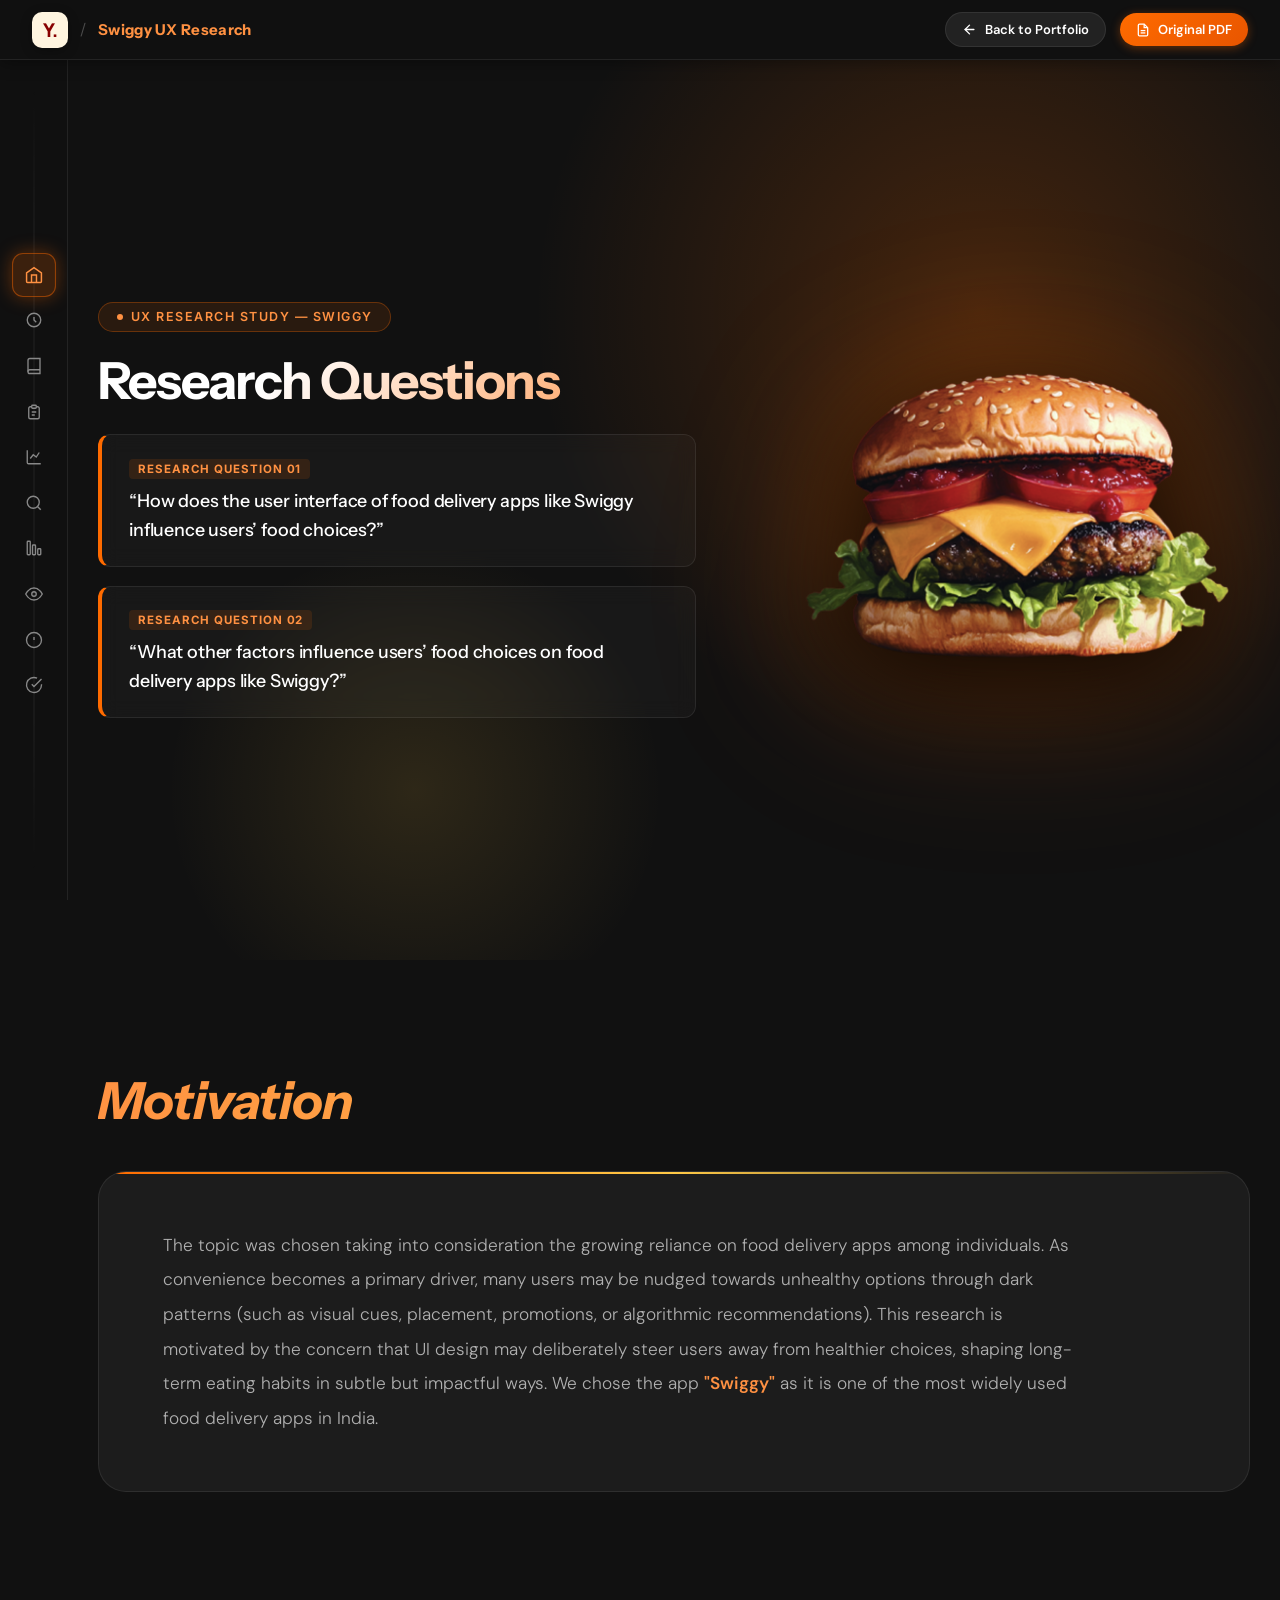
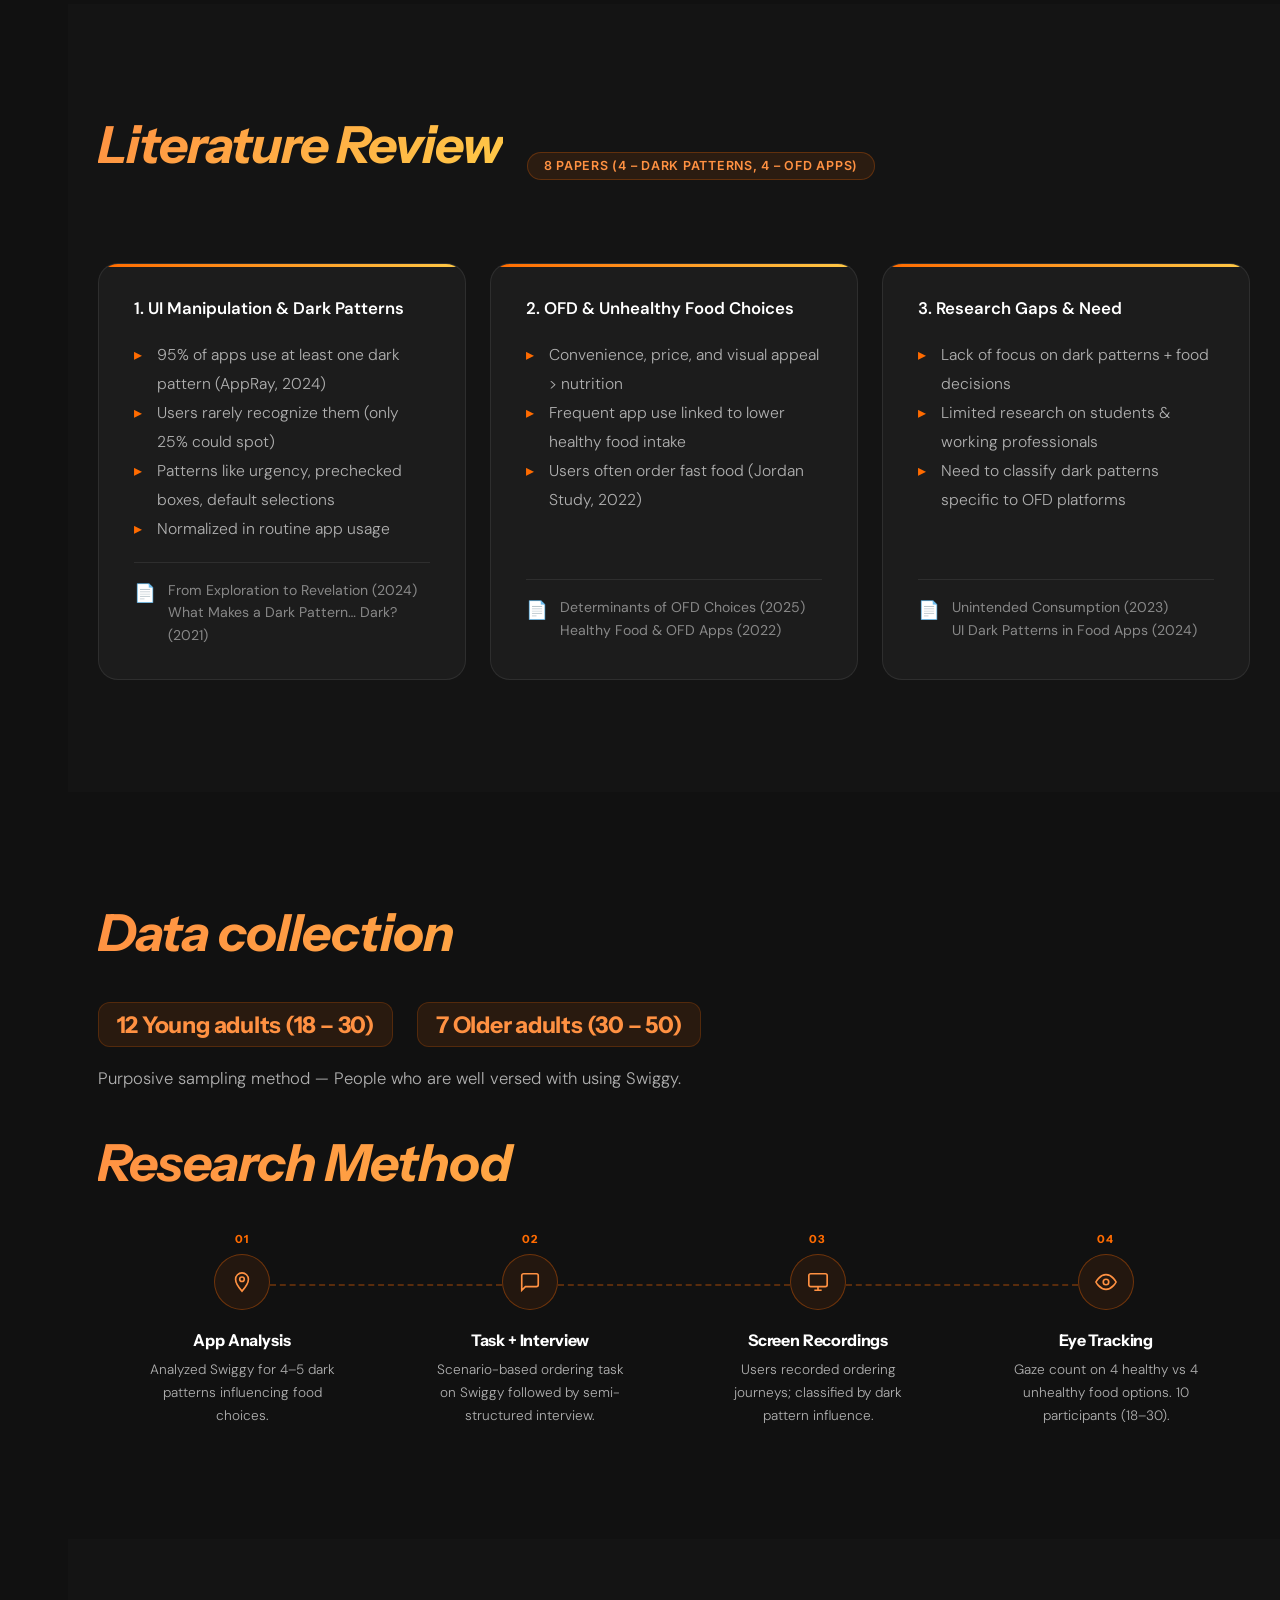
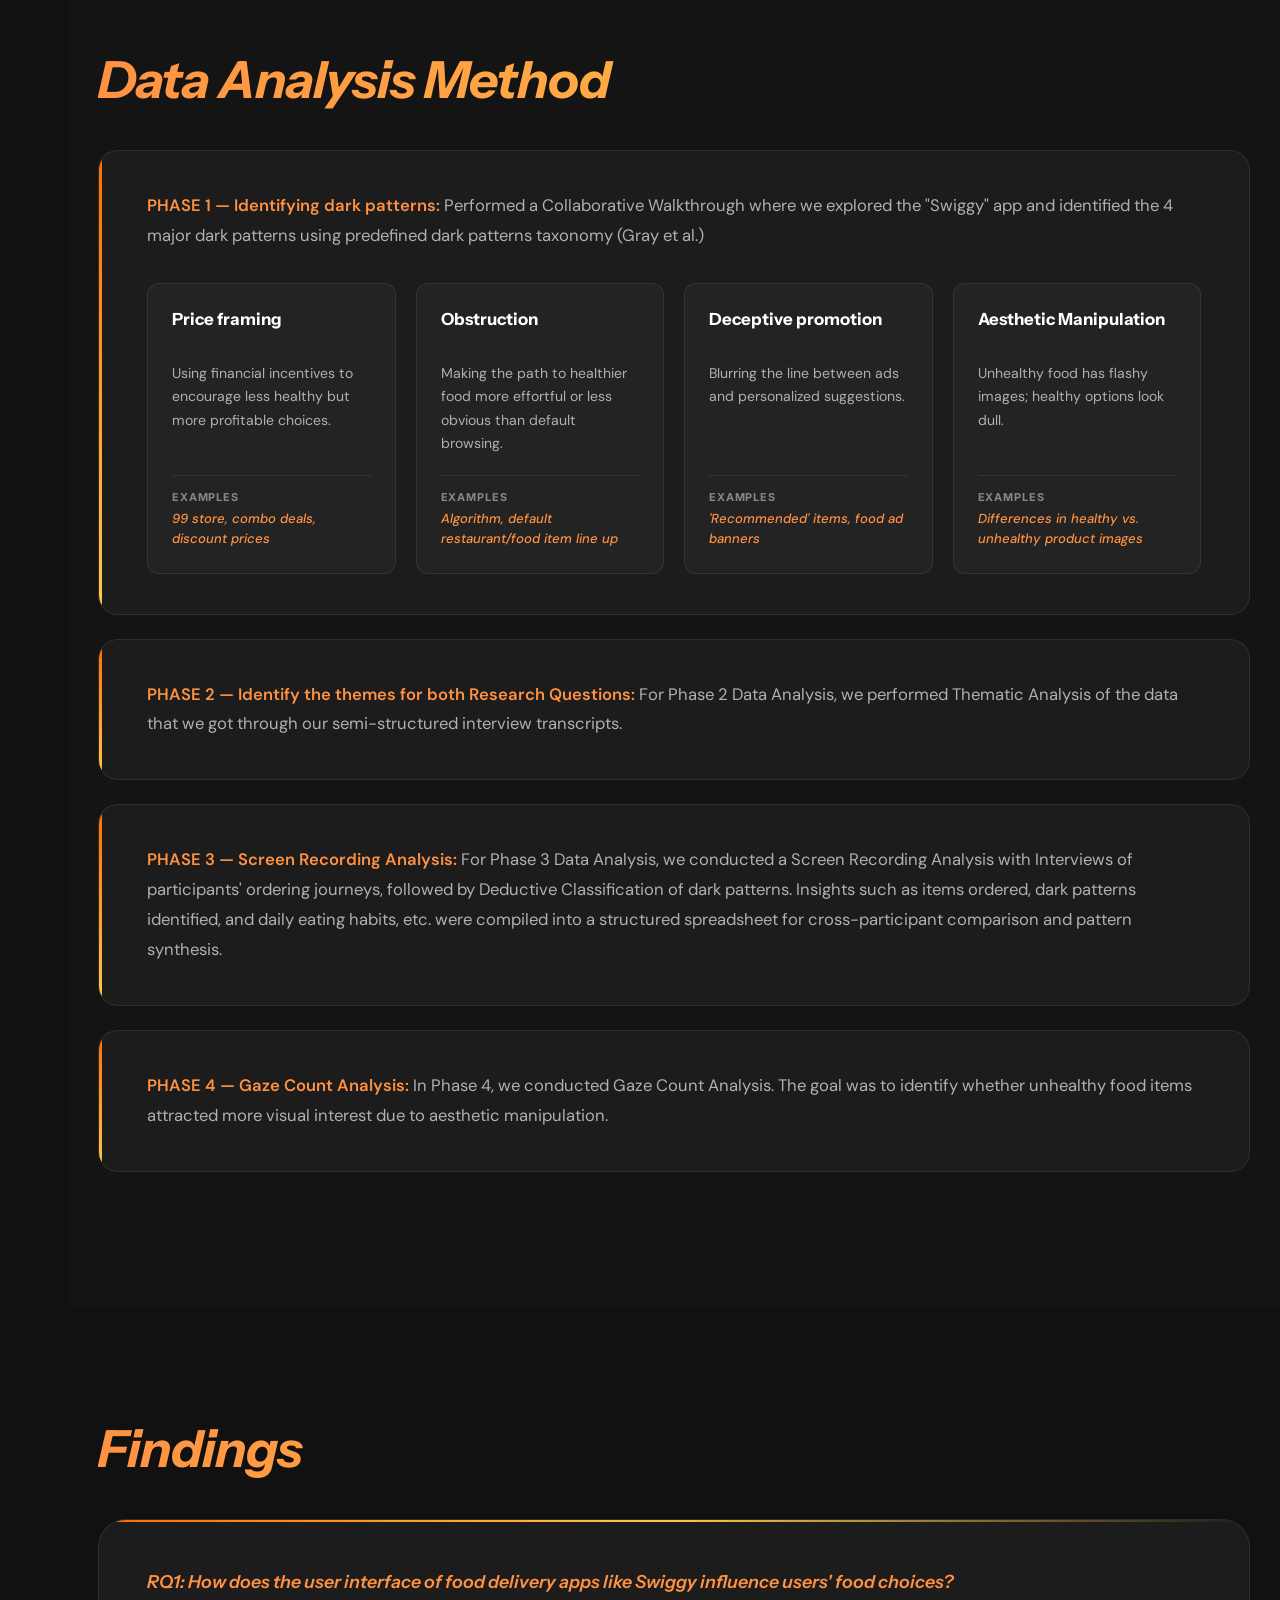
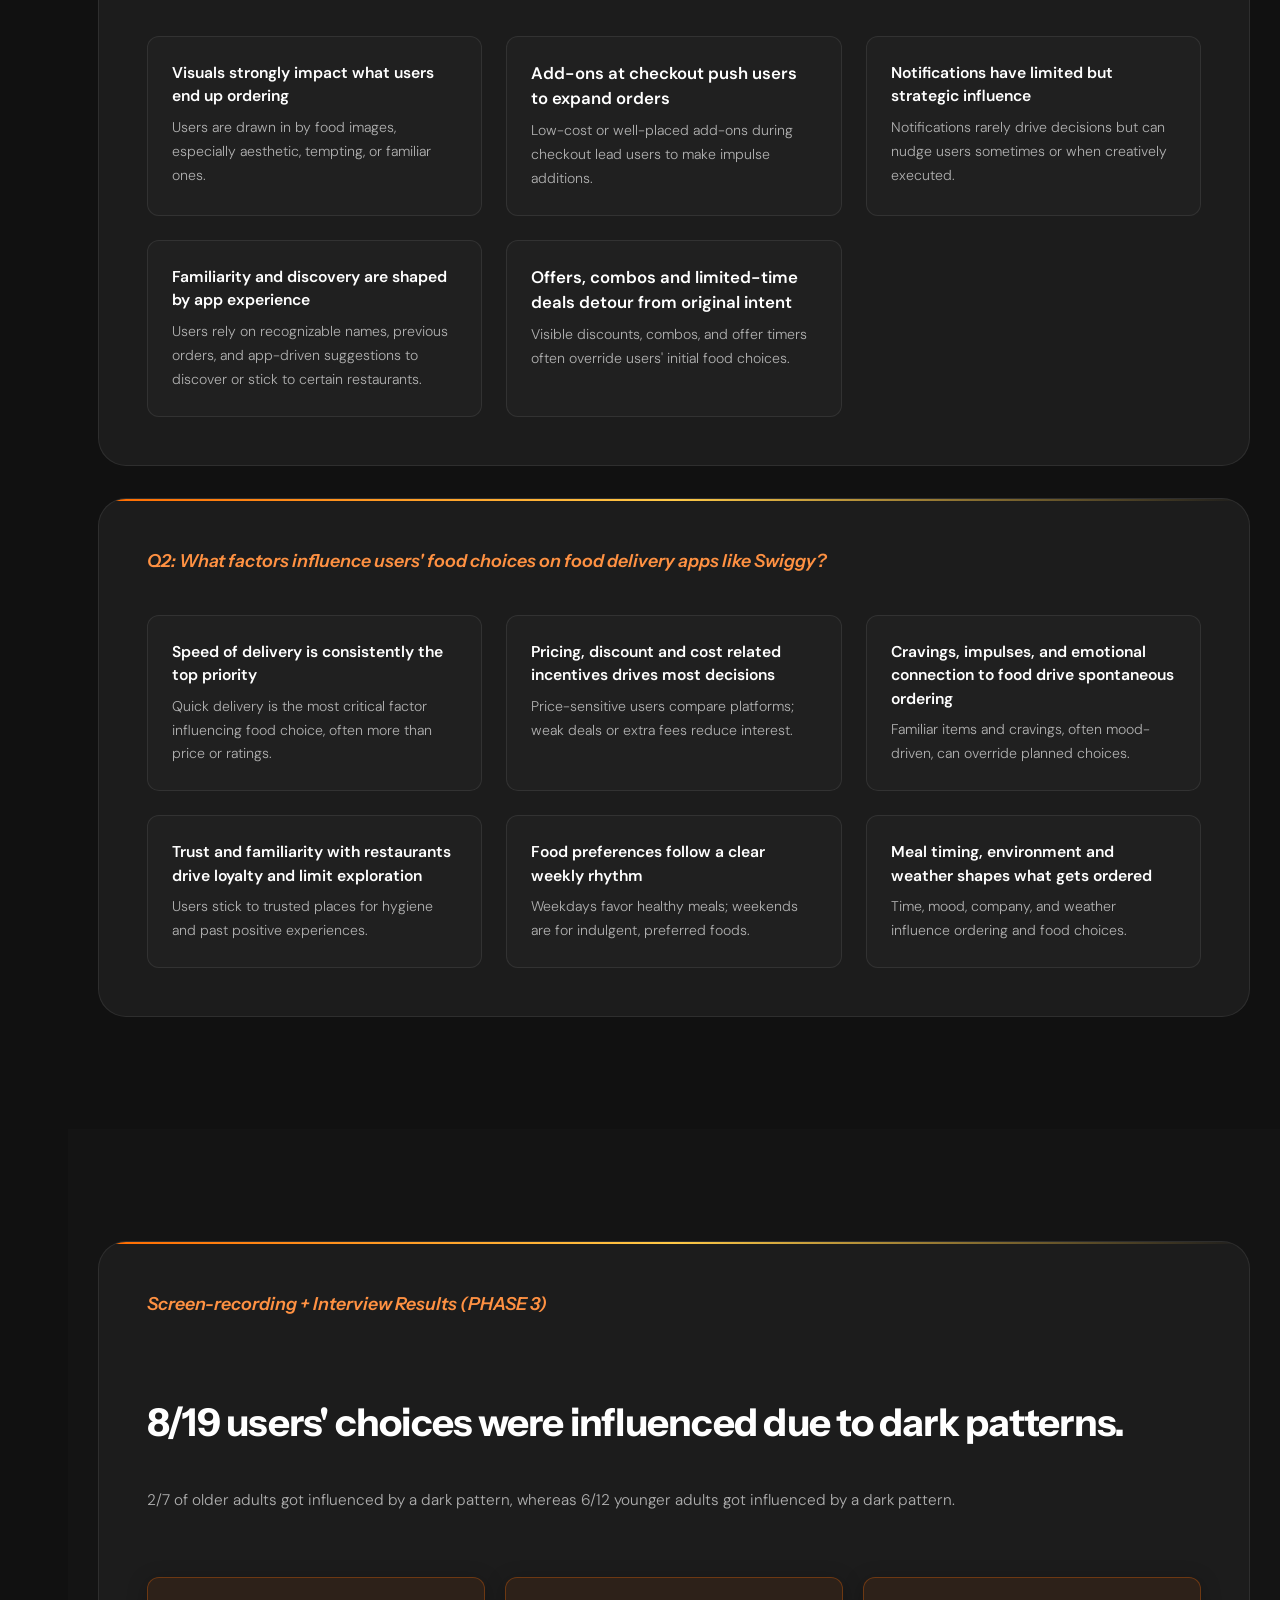
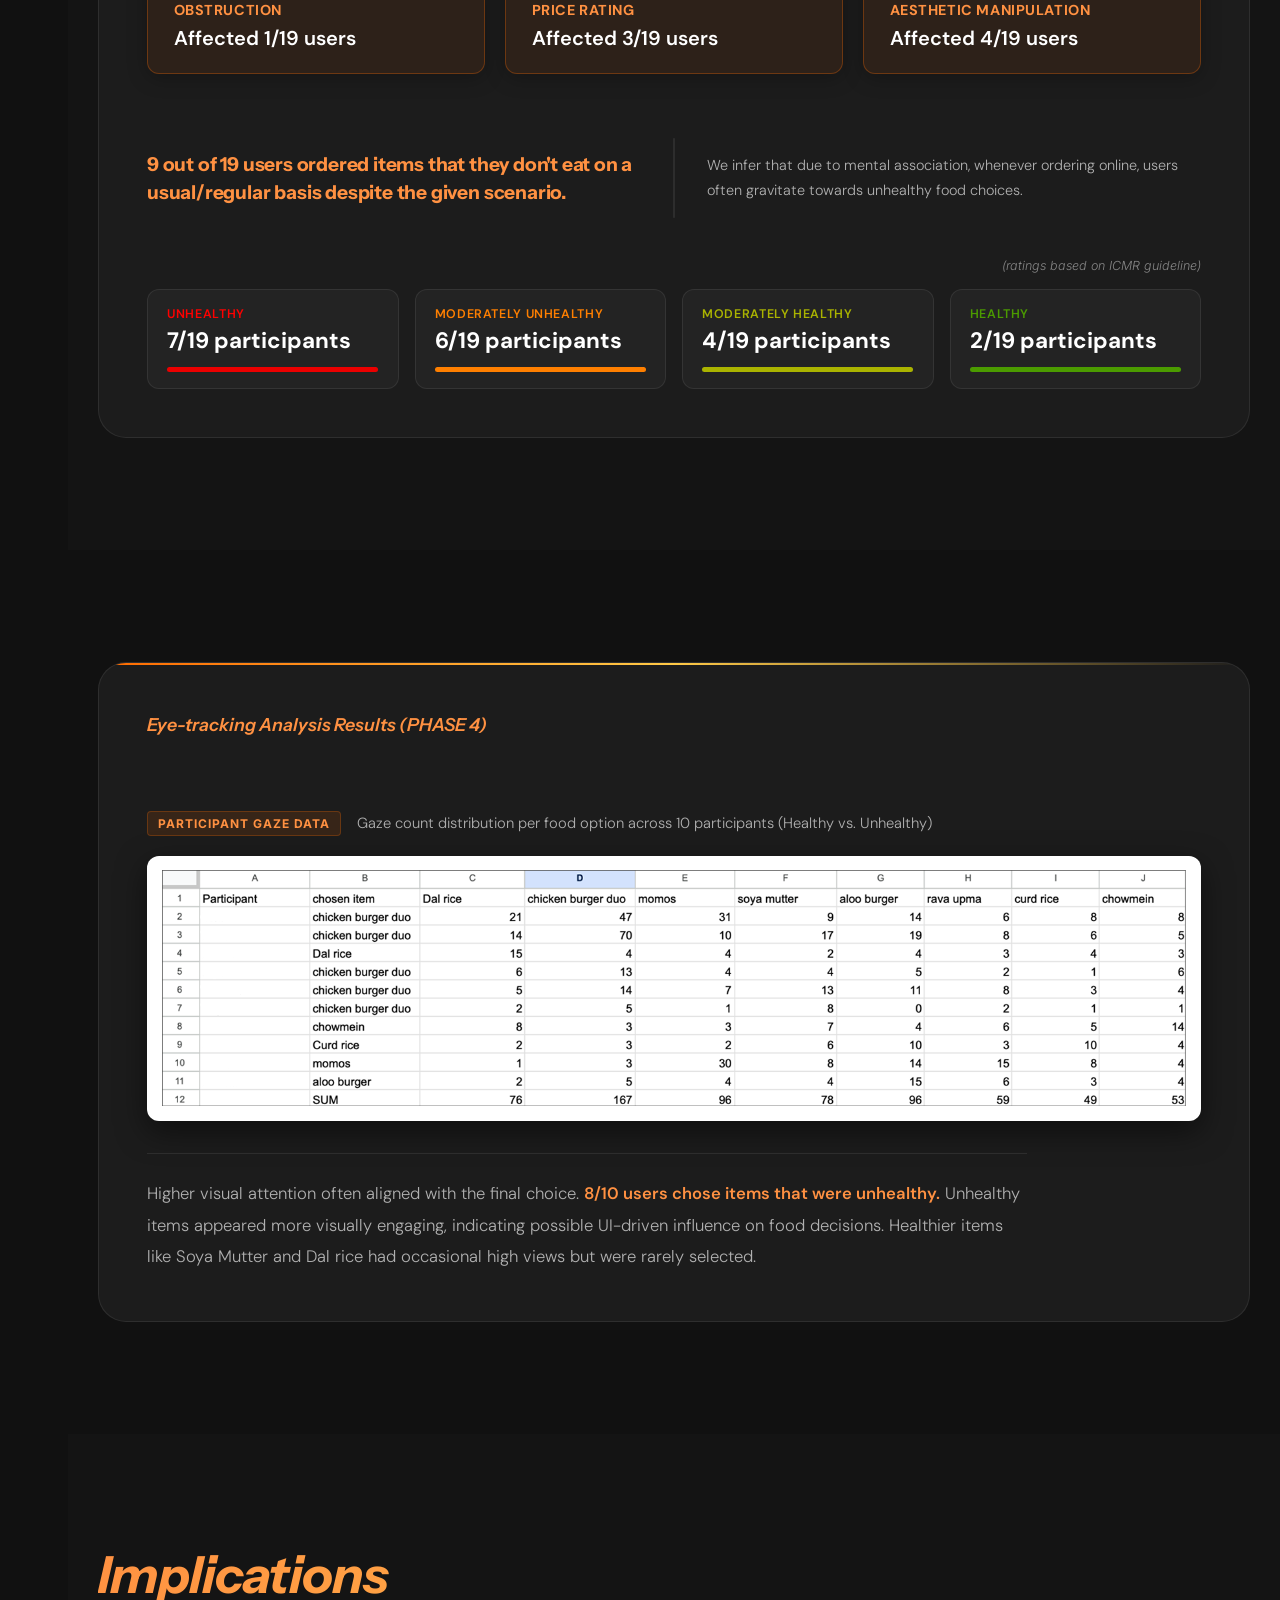
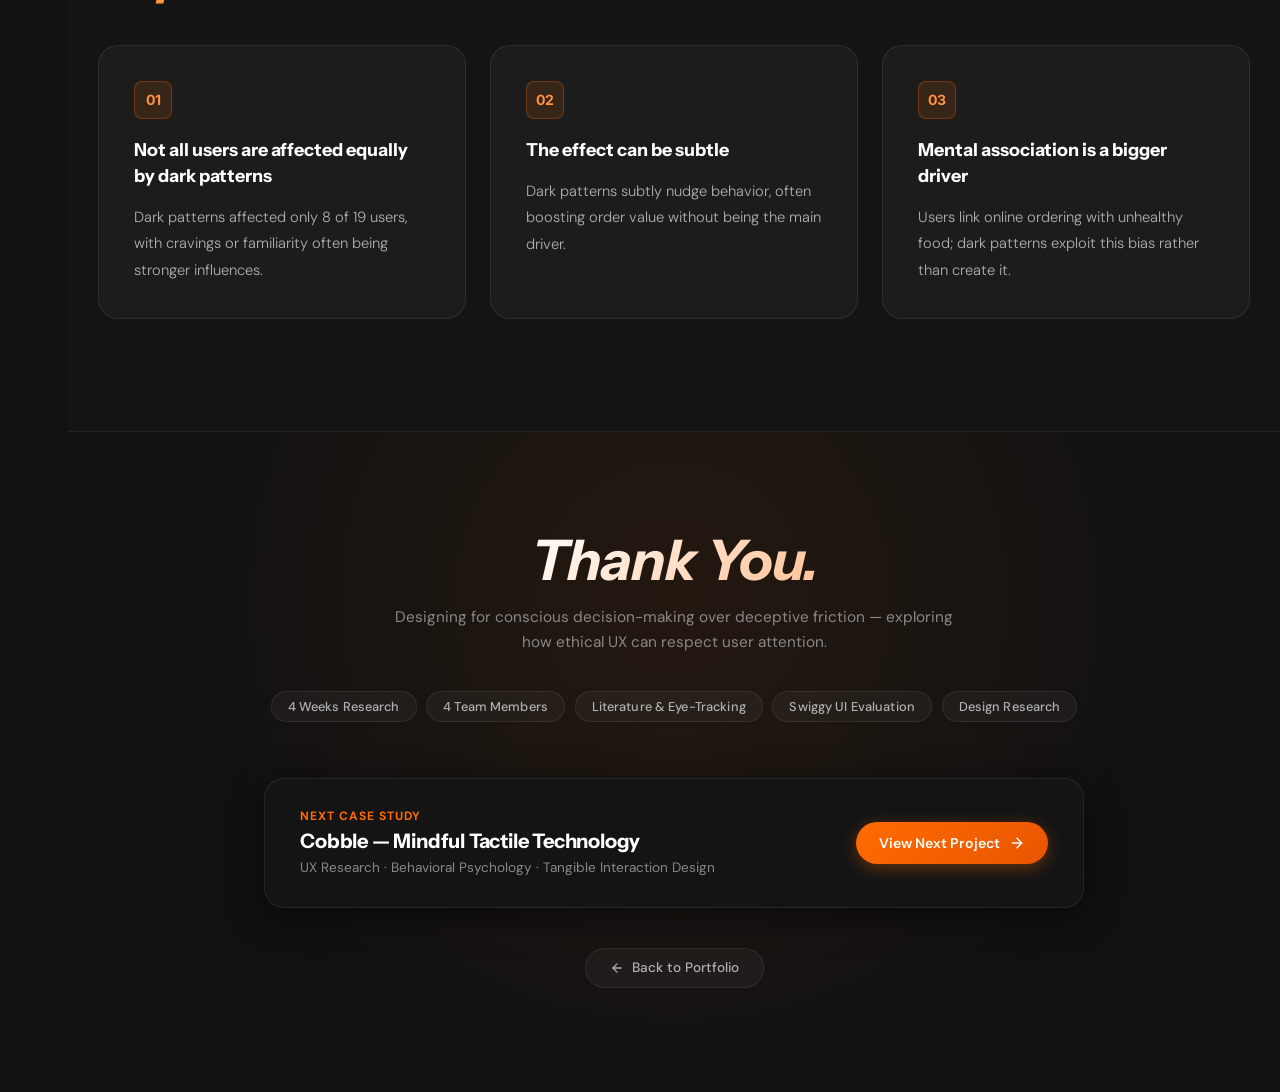
<file: swiggy.html>
<!DOCTYPE html>
<html lang="en">

<head>
    <meta charset="UTF-8" />
    <meta name="viewport" content="width=device-width, initial-scale=1.0" />
    <title>Yashvi Parekh — UI/UX Designer</title>
    <meta name="description"
        content="A UX research study exploring how Swiggy's UI influences food choices through dark patterns, eye-tracking, and user interviews." />

    <!-- Favicon generated from Yashvi's signature Y. logo with a cream background box -->
    <link rel="icon"
        href="data:image/svg+xml,<svg xmlns='http://www.w3.org/2000/svg' viewBox='0 0 100 100'><rect width='100' height='100' rx='25' fill='%23FFF5E0'/><text x='50' y='73' font-size='75' font-family='sans-serif' font-weight='bold' fill='%23880000' text-anchor='middle'>Y.</text></svg>" />

    <link rel="preconnect" href="https://fonts.googleapis.com" />
    <link rel="preconnect" href="https://fonts.gstatic.com" crossorigin />
    <link
        href="https://fonts.googleapis.com/css2?family=Instrument+Sans:ital,wght@0,400;0,500;0,600;0,700;1,400;1,600;1,700&family=Inter:wght@300;400;500;600&family=Manrope:wght@700;800&family=DM+Sans:ital,wght@0,300;0,400;0,500;0,600;1,400&display=swap"
        rel="stylesheet" />
    <link rel="stylesheet" href="swiggy.css" />
</head>

<body>

    <!-- Sticky Top Header Bar (BigBasket/Cobble UX pattern) -->
    <header class="swiggy-nav-header" id="top-nav">
        <div class="swiggy-nav-left">
            <a class="swiggy-nav-logo" href="index.html" aria-label="Go to portfolio homepage" title="Yashvi Parekh — Return to Portfolio">Y.</a>
            <span class="swiggy-nav-sep" aria-hidden="true">/</span>
            <span class="swiggy-nav-title">Swiggy UX Research</span>
        </div>

        <div class="swiggy-nav-right">
            <a class="swiggy-nav-btn swiggy-nav-btn-back" href="index.html#work" aria-label="Back to portfolio projects">
                <svg width="15" height="15" viewBox="0 0 24 24" fill="none" stroke="currentColor" stroke-width="2.2"
                    stroke-linecap="round" stroke-linejoin="round" aria-hidden="true">
                    <line x1="19" y1="12" x2="5" y2="12"></line>
                    <polyline points="12 19 5 12 12 5"></polyline>
                </svg>
                <span>Back to Portfolio</span>
            </a>

            <a class="swiggy-nav-btn swiggy-nav-btn-pdf" href="pdfs/swiggy.pdf" target="_blank" rel="noopener noreferrer"
                title="Open original presentation deck PDF">
                <svg width="14" height="14" viewBox="0 0 24 24" fill="none" stroke="currentColor" stroke-width="2.2"
                    aria-hidden="true">
                    <path d="M14 2H6a2 2 0 0 0-2 2v16a2 2 0 0 0 2 2h12a2 2 0 0 0 2-2V8z"></path>
                    <polyline points="14 2 14 8 20 8"></polyline>
                    <line x1="16" y1="13" x2="8" y2="13"></line>
                    <line x1="16" y1="17" x2="8" y2="17"></line>
                </svg>
                <span>Original PDF</span>
            </a>
        </div>
    </header>

    <!-- Top Scroll Progress Bar -->
    <div id="prog" aria-hidden="true"></div>

    <!-- VERTICAL SIDE NAV (icon-only) -->
    <nav class="sidenav" aria-label="Case Study Navigation">
        <a href="#hero" class="sidenav-link" data-tip="Home">
            <svg viewBox="0 0 24 24" fill="none" stroke="currentColor" stroke-width="1.8">
                <path d="M3 9.5L12 3l9 6.5V20a1 1 0 01-1 1H4a1 1 0 01-1-1V9.5z" />
                <path d="M9 21V12h6v9" />
            </svg>
        </a>
        <a href="#motivation" class="sidenav-link" data-tip="Motivation">
            <svg viewBox="0 0 24 24" fill="none" stroke="currentColor" stroke-width="1.8">
                <circle cx="12" cy="12" r="9" />
                <path d="M12 8v4l3 3" />
            </svg>
        </a>
        <a href="#literature" class="sidenav-link" data-tip="Literature">
            <svg viewBox="0 0 24 24" fill="none" stroke="currentColor" stroke-width="1.8">
                <path d="M4 19.5A2.5 2.5 0 016.5 17H20" />
                <path d="M6.5 2H20v20H6.5A2.5 2.5 0 014 19.5v-15A2.5 2.5 0 016.5 2z" />
            </svg>
        </a>
        <a href="#data-collection" class="sidenav-link" data-tip="Method">
            <svg viewBox="0 0 24 24" fill="none" stroke="currentColor" stroke-width="1.8">
                <path d="M9 5H7a2 2 0 00-2 2v12a2 2 0 002 2h10a2 2 0 002-2V7a2 2 0 00-2-2h-2" />
                <rect x="9" y="3" width="6" height="4" rx="1" />
                <path d="M9 12h6M9 16h4" />
            </svg>
        </a>
        <a href="#analysis" class="sidenav-link" data-tip="Analysis">
            <svg viewBox="0 0 24 24" fill="none" stroke="currentColor" stroke-width="1.8">
                <path d="M21 21H4.6A1.6 1.6 0 013 19.4V3" />
                <path d="M7 14l4-5 4 3 4-6" />
            </svg>
        </a>
        <a href="#findings" class="sidenav-link" data-tip="Findings">
            <svg viewBox="0 0 24 24" fill="none" stroke="currentColor" stroke-width="1.8">
                <circle cx="11" cy="11" r="8" />
                <path d="M21 21l-4.35-4.35" />
            </svg>
        </a>
        <a href="#results" class="sidenav-link" data-tip="Results">
            <svg viewBox="0 0 24 24" fill="none" stroke="currentColor" stroke-width="1.8">
                <rect x="3" y="3" width="4" height="18" rx="1" />
                <rect x="10" y="8" width="4" height="13" rx="1" />
                <rect x="17" y="13" width="4" height="8" rx="1" />
            </svg>
        </a>
        <a href="#eye-tracking" class="sidenav-link" data-tip="Eye-tracking">
            <svg viewBox="0 0 24 24" fill="none" stroke="currentColor" stroke-width="1.8">
                <path d="M1 12s4-8 11-8 11 8 11 8-4 8-11 8-11-8-11-8z" />
                <circle cx="12" cy="12" r="3" />
            </svg>
        </a>
        <a href="#implications" class="sidenav-link" data-tip="Implications">
            <svg viewBox="0 0 24 24" fill="none" stroke="currentColor" stroke-width="1.8">
                <path d="M12 22c5.523 0 10-4.477 10-10S17.523 2 12 2 2 6.477 2 12s4.477 10 10 10z" />
                <path d="M12 8v4M12 16h.01" />
            </svg>
        </a>
        <a href="#thankyou" class="sidenav-link" data-tip="Credits">
            <svg viewBox="0 0 24 24" fill="none" stroke="currentColor" stroke-width="1.8">
                <path d="M22 11.08V12a10 10 0 1 1-5.93-9.14" />
                <polyline points="22 4 12 14.01 9 11.01" />
            </svg>
        </a>
        <div class="sidenav-line"></div>
    </nav>

    <!-- ═══════════════════════════════════════════
       SECTION 1 — HERO
  ════════════════════════════════════════════ -->
    <section class="hero" id="hero">
        <div class="hero-bg"></div>
        <div class="container hero-container">
            <div class="hero-content">
                <div class="hero-eyebrow">UX Research Study — Swiggy</div>
                <h1 class="hero-main-heading">Research Questions</h1>
                <div class="rq-list">
                    <div class="rq-card">
                        <div class="rq-card-header">
                            <span class="rq-badge">Research Question 01</span>
                        </div>
                        <p class="rq-question">“How does the user interface of food delivery apps like Swiggy influence
                            users’ food choices?”</p>
                    </div>
                    <div class="rq-card">
                        <div class="rq-card-header">
                            <span class="rq-badge">Research Question 02</span>
                        </div>
                        <p class="rq-question">“What other factors influence users’ food choices on food delivery apps
                            like Swiggy?”</p>
                    </div>
                </div>
            </div>
            <div class="hero-image-wrap">
                <img src="images/swiggy/burger.png" alt="Juicy burger representing food choices on delivery apps"
                    class="hero-img burger-img" />
            </div>
        </div>
    </section>


    <!-- ═══════════════════════════════════════════
       SECTION 2 — MOTIVATION
  ════════════════════════════════════════════ -->
    <section class="section motivation-section" id="motivation">
        <div class="container">
            <h2 class="section-heading">Motivation</h2>
            <div class="motivation-inner">
                <p class="body-text motivation-text">
                    The topic was chosen taking into consideration the growing reliance on food delivery apps among
                    individuals. As convenience becomes a primary driver, many users may be nudged towards unhealthy
                    options through dark patterns (such as visual cues, placement, promotions, or algorithmic
                    recommendations). This research is motivated by the concern that UI design may deliberately steer
                    users away from healthier choices, shaping long-term eating habits in subtle but impactful ways. We
                    chose the app <strong>"Swiggy"</strong> as it is one of the most widely used food delivery apps in
                    India.
                </p>
            </div>
        </div>
    </section>

    <!-- ═══════════════════════════════════════════
       SECTION 3 — LITERATURE REVIEW
  ════════════════════════════════════════════ -->
    <section class="section lit-section" id="literature">
        <div class="container">
            <div class="lit-header">
                <h2 class="section-heading">Literature Review</h2>
                <span class="lit-badge">8 papers (4 – Dark Patterns, 4 – OFD apps)</span>
            </div>
            <div class="cards-row three-col">

                <div class="card lit-card reveal">
                    <h3 class="card-title underline">1. UI Manipulation &amp; Dark Patterns</h3>
                    <ul class="bullet-list">
                        <li>95% of apps use at least one dark pattern (AppRay, 2024)</li>
                        <li>Users rarely recognize them (only 25% could spot)</li>
                        <li>Patterns like urgency, prechecked boxes, default selections</li>
                        <li>Normalized in routine app usage</li>
                    </ul>
                    <div class="card-ref">
                        <span class="ref-icon">📄</span>
                        <span>From Exploration to Revelation (2024)<br />What Makes a Dark Pattern… Dark? (2021)</span>
                    </div>
                </div>

                <div class="card lit-card reveal">
                    <h3 class="card-title underline">2. OFD &amp; Unhealthy Food Choices</h3>
                    <ul class="bullet-list">
                        <li>Convenience, price, and visual appeal &gt; nutrition</li>
                        <li>Frequent app use linked to lower healthy food intake</li>
                        <li>Users often order fast food (Jordan Study, 2022)</li>
                    </ul>
                    <div class="card-ref">
                        <span class="ref-icon">📄</span>
                        <span>Determinants of OFD Choices (2025)<br />Healthy Food &amp; OFD Apps (2022)</span>
                    </div>
                </div>

                <div class="card lit-card reveal">
                    <h3 class="card-title underline">3. Research Gaps &amp; Need</h3>
                    <ul class="bullet-list">
                        <li>Lack of focus on dark patterns + food decisions</li>
                        <li>Limited research on students &amp; working professionals</li>
                        <li>Need to classify dark patterns specific to OFD platforms</li>
                    </ul>
                    <div class="card-ref">
                        <span class="ref-icon">📄</span>
                        <span>Unintended Consumption (2023)<br />UI Dark Patterns in Food Apps (2024)</span>
                    </div>
                </div>

            </div>
        </div>
        <div class="wave wave-up orange-wave"></div>
    </section>

    <!-- ═══════════════════════════════════════════
       SECTION 4 — DATA COLLECTION
  ════════════════════════════════════════════ -->
    <section class="section data-section" id="data-collection">
        <div class="container">

            <div class="data-header">
                <h2 class="section-heading">Data collection</h2>
                <div class="participant-row">
                    <span class="stat-highlight">12 Young adults (18 – 30)</span>
                    <span class="stat-highlight">7 Older adults (30 – 50)</span>
                </div>
                <p class="body-text">Purposive sampling method — People who are well versed with using Swiggy.</p>
            </div>

            <h2 class="section-heading" style="margin-top:2.5rem;">Research Method</h2>

            <!-- HORIZONTAL TIMELINE -->
            <div class="timeline reveal">

                <div class="tl-item">
                    <div class="tl-num">01</div>
                    <div class="tl-connector"></div>
                    <div class="tl-icon">
                        <svg viewBox="0 0 24 24" fill="none" stroke="currentColor" stroke-width="1.8">
                            <path d="M12 2a7 7 0 00-7 7c0 5.25 7 13 7 13s7-7.75 7-13a7 7 0 00-7-7z" />
                            <circle cx="12" cy="9" r="2.5" />
                        </svg>
                    </div>
                    <div class="tl-content">
                        <h4 class="tl-title">App Analysis</h4>
                        <p class="tl-desc">Analyzed Swiggy for 4–5 dark patterns influencing food choices.</p>
                    </div>
                </div>

                <div class="tl-item">
                    <div class="tl-num">02</div>
                    <div class="tl-connector"></div>
                    <div class="tl-icon">
                        <svg viewBox="0 0 24 24" fill="none" stroke="currentColor" stroke-width="1.8">
                            <path d="M21 15a2 2 0 01-2 2H7l-4 4V5a2 2 0 012-2h14a2 2 0 012 2z" />
                        </svg>
                    </div>
                    <div class="tl-content">
                        <h4 class="tl-title">Task + Interview</h4>
                        <p class="tl-desc">Scenario-based ordering task on Swiggy followed by semi-structured interview.
                        </p>
                    </div>
                </div>

                <div class="tl-item">
                    <div class="tl-num">03</div>
                    <div class="tl-connector"></div>
                    <div class="tl-icon">
                        <svg viewBox="0 0 24 24" fill="none" stroke="currentColor" stroke-width="1.8">
                            <rect x="2" y="3" width="20" height="14" rx="2" />
                            <path d="M8 21h8M12 17v4" />
                        </svg>
                    </div>
                    <div class="tl-content">
                        <h4 class="tl-title">Screen Recordings</h4>
                        <p class="tl-desc">Users recorded ordering journeys; classified by dark pattern influence.</p>
                    </div>
                </div>

                <div class="tl-item">
                    <div class="tl-num">04</div>
                    <div class="tl-connector" style="opacity:0"></div>
                    <div class="tl-icon">
                        <svg viewBox="0 0 24 24" fill="none" stroke="currentColor" stroke-width="1.8">
                            <path d="M1 12s4-8 11-8 11 8 11 8-4 8-11 8-11-8-11-8z" />
                            <circle cx="12" cy="12" r="3" />
                        </svg>
                    </div>
                    <div class="tl-content">
                        <h4 class="tl-title">Eye Tracking</h4>
                        <p class="tl-desc">Gaze count on 4 healthy vs 4 unhealthy food options. 10 participants (18–30).
                        </p>
                    </div>
                </div>

            </div>

        </div>
    </section>

    <!-- ═══════════════════════════════════════════
       SECTION 5 — DATA ANALYSIS METHOD
  ════════════════════════════════════════════ -->
    <section class="section analysis-section" id="analysis">
        <div class="container">
            <h2 class="section-heading">Data Analysis Method</h2>

            <!-- Phase 1 Analysis -->
            <div class="analysis-card reveal">
                <p class="phase-text orange">
                    <strong>PHASE 1 — Identifying dark patterns:</strong> Performed a Collaborative Walkthrough where we
                    explored the "Swiggy" app and identified the 4 major dark patterns using predefined dark patterns
                    taxonomy (Gray et al.)
                </p>
                <div class="dark-patterns-grid">
                    <div class="dp-item">
                        <h4 class="dp-title">Price framing</h4>
                        <p class="dp-desc">Using financial incentives to encourage less healthy but more profitable
                            choices.</p>
                        <div class="dp-bottom">
                            <span class="dp-example-label">Examples</span>
                            <p class="dp-example">99 store, combo deals, discount prices</p>
                        </div>
                    </div>
                    <div class="dp-item">
                        <h4 class="dp-title">Obstruction</h4>
                        <p class="dp-desc">Making the path to healthier food more effortful or less obvious than default
                            browsing.</p>
                        <div class="dp-bottom">
                            <span class="dp-example-label">Examples</span>
                            <p class="dp-example">Algorithm, default restaurant/food item line up</p>
                        </div>
                    </div>
                    <div class="dp-item">
                        <h4 class="dp-title">Deceptive promotion</h4>
                        <p class="dp-desc">Blurring the line between ads and personalized suggestions.</p>
                        <div class="dp-bottom">
                            <span class="dp-example-label">Examples</span>
                            <p class="dp-example">'Recommended' items, food ad banners</p>
                        </div>
                    </div>
                    <div class="dp-item">
                        <h4 class="dp-title">Aesthetic Manipulation</h4>
                        <p class="dp-desc">Unhealthy food has flashy images; healthy options look dull.</p>
                        <div class="dp-bottom">
                            <span class="dp-example-label">Examples</span>
                            <p class="dp-example">Differences in healthy vs. unhealthy product images</p>
                        </div>
                    </div>
                </div>
            </div>

            <!-- Phase 2 Analysis -->
            <div class="analysis-card reveal">
                <p class="phase-text orange">
                    <strong>PHASE 2 — Identify the themes for both Research Questions:</strong> For Phase 2 Data
                    Analysis, we performed Thematic Analysis of the data that we got through our semi-structured
                    interview transcripts.
                </p>
            </div>

            <!-- Phase 3 Analysis -->
            <div class="analysis-card reveal">
                <p class="phase-text orange">
                    <strong>PHASE 3 — Screen Recording Analysis:</strong> For Phase 3 Data Analysis, we conducted a
                    Screen Recording Analysis with Interviews of participants' ordering journeys, followed by Deductive
                    Classification of dark patterns. Insights such as items ordered, dark patterns identified, and daily
                    eating habits, etc. were compiled into a structured spreadsheet for cross-participant comparison and
                    pattern synthesis.
                </p>
            </div>

            <!-- Phase 4 Analysis -->
            <div class="analysis-card reveal">
                <p class="phase-text orange">
                    <strong>PHASE 4 — Gaze Count Analysis:</strong> In Phase 4, we conducted Gaze Count Analysis. The
                    goal was to identify whether unhealthy food items attracted more visual interest due to aesthetic
                    manipulation.
                </p>
            </div>

        </div>
        <div class="wave wave-down"></div>
    </section>

    <!-- ═══════════════════════════════════════════
       SECTION 6 — FINDINGS RQ1
  ════════════════════════════════════════════ -->
    <section class="section findings-section" id="findings">
        <div class="container">
            <h2 class="section-heading">Findings</h2>

            <!-- RQ1 Card -->
            <div class="findings-card reveal">
                <h3 class="rq-title">RQ1: How does the user interface of food delivery apps like Swiggy influence users'
                    food choices?</h3>
                <div class="findings-grid two-row">

                    <div class="finding-item">
                        <h4 class="finding-title">Visuals strongly impact what users end up ordering</h4>
                        <p class="finding-desc">Users are drawn in by food images, especially aesthetic, tempting, or
                            familiar ones.</p>
                    </div>

                    <div class="finding-item">
                        <h4 class="finding-title finding-title--lg">Add-ons at checkout push users to expand orders</h4>
                        <p class="finding-desc">Low-cost or well-placed add-ons during checkout lead users to make
                            impulse additions.</p>
                    </div>

                    <div class="finding-item">
                        <h4 class="finding-title">Notifications have limited but strategic influence</h4>
                        <p class="finding-desc">Notifications rarely drive decisions but can nudge users sometimes or
                            when creatively executed.</p>
                    </div>

                    <div class="finding-item">
                        <h4 class="finding-title">Familiarity and discovery are shaped by app experience</h4>
                        <p class="finding-desc">Users rely on recognizable names, previous orders, and app-driven
                            suggestions to discover or stick to certain restaurants.</p>
                    </div>

                    <div class="finding-item">
                        <h4 class="finding-title finding-title--lg">Offers, combos and limited-time deals detour from
                            original intent</h4>
                        <p class="finding-desc">Visible discounts, combos, and offer timers often override users'
                            initial food choices.</p>
                    </div>

                </div>
            </div>

            <!-- RQ2 Card -->
            <div class="findings-card reveal" style="margin-top:2rem;">
                <h3 class="rq-title">Q2: What factors influence users' food choices on food delivery apps like Swiggy?
                </h3>
                <div class="findings-grid two-row">

                    <div class="finding-item">
                        <h4 class="finding-title">Speed of delivery is consistently the top priority</h4>
                        <p class="finding-desc">Quick delivery is the most critical factor influencing food choice,
                            often more than price or ratings.</p>
                    </div>

                    <div class="finding-item">
                        <h4 class="finding-title">Pricing, discount and cost related incentives drives most decisions
                        </h4>
                        <p class="finding-desc">Price-sensitive users compare platforms; weak deals or extra fees reduce
                            interest.</p>
                    </div>

                    <div class="finding-item">
                        <h4 class="finding-title">Cravings, impulses, and emotional connection to food drive spontaneous
                            ordering</h4>
                        <p class="finding-desc">Familiar items and cravings, often mood-driven, can override planned
                            choices.</p>
                    </div>

                    <div class="finding-item">
                        <h4 class="finding-title">Trust and familiarity with restaurants drive loyalty and limit
                            exploration</h4>
                        <p class="finding-desc">Users stick to trusted places for hygiene and past positive experiences.
                        </p>
                    </div>

                    <div class="finding-item">
                        <h4 class="finding-title">Food preferences follow a clear weekly rhythm</h4>
                        <p class="finding-desc">Weekdays favor healthy meals; weekends are for indulgent, preferred
                            foods.</p>
                    </div>

                    <div class="finding-item">
                        <h4 class="finding-title">Meal timing, environment and weather shapes what gets ordered</h4>
                        <p class="finding-desc">Time, mood, company, and weather influence ordering and food choices.
                        </p>
                    </div>

                </div>
            </div>
        </div>
    </section>

    <!-- ═══════════════════════════════════════════
       SECTION 7 — SCREEN RECORDING RESULTS
  ════════════════════════════════════════════ -->
    <section class="section results-section" id="results">
        <div class="container">

            <div class="results-card reveal">
                <h3 class="rq-title">Screen-recording + Interview Results (PHASE 3)</h3>

                <p class="big-stat">8/19 users' choices were influenced due to dark patterns.</p>
                <p class="sub-stat">2/7 of older adults got influenced by a dark pattern, whereas 6/12 younger adults
                    got influenced by a dark pattern.</p>

                <!-- Dark Pattern Breakdown -->
                <div class="dp-breakdown">
                    <div class="dp-stat">
                        <span class="dp-stat-name">Obstruction</span>
                        <span class="dp-stat-val">Affected 1/19 users</span>
                    </div>
                    <div class="dp-stat">
                        <span class="dp-stat-name">Price Rating</span>
                        <span class="dp-stat-val">Affected 3/19 users</span>
                    </div>
                    <div class="dp-stat">
                        <span class="dp-stat-name">Aesthetic Manipulation</span>
                        <span class="dp-stat-val">Affected 4/19 users</span>
                    </div>
                </div>

                <!-- Mental association note -->
                <div class="mental-assoc">
                    <p class="mental-highlight">9 out of 19 users ordered items that they don't eat on a usual/regular
                        basis despite the given scenario.</p>
                    <div class="mental-divider"></div>
                    <p class="mental-sub">We infer that due to mental association, whenever ordering online, users often
                        gravitate towards unhealthy food choices.</p>
                </div>

                <!-- ICMR Health Rating Bar -->
                <div class="health-bar-section">
                    <p class="health-bar-note"><em>(ratings based on ICMR guideline)</em></p>
                    <div class="health-segments">
                        <div class="seg seg-red">
                            <span class="seg-label" style="color:#FF0000;">Unhealthy</span>
                            <span class="seg-count">7/19 participants</span>
                            <div class="seg-line" style="background:#EB0000;"></div>
                        </div>
                        <div class="seg seg-orange">
                            <span class="seg-label" style="color:#FE7F00;">Moderately Unhealthy</span>
                            <span class="seg-count">6/19 participants</span>
                            <div class="seg-line" style="background:#FE7F00;"></div>
                        </div>
                        <div class="seg seg-yellow">
                            <span class="seg-label" style="color:#AAB300;">Moderately Healthy</span>
                            <span class="seg-count">4/19 participants</span>
                            <div class="seg-line" style="background:#AAB300;"></div>
                        </div>
                        <div class="seg seg-green">
                            <span class="seg-label" style="color:#4B9B00;">Healthy</span>
                            <span class="seg-count">2/19 participants</span>
                            <div class="seg-line" style="background:#4B9B00;"></div>
                        </div>
                    </div>
                </div>
            </div>

        </div>
        <div class="wave wave-up orange-wave"></div>
    </section>

    <!-- ═══════════════════════════════════════════
       SECTION 8 — EYE TRACKING RESULTS
  ════════════════════════════════════════════ -->
    <section class="section eyetrack-section" id="eye-tracking">
        <div class="container">
            <div class="eyetrack-card reveal">
                <h3 class="rq-title">Eye-tracking Analysis Results (PHASE 4)</h3>

                <div class="eyetrack-table-container">
                    <div class="eyetrack-table-header">
                        <span class="eyetrack-tag">Participant Gaze Data</span>
                        <p class="eyetrack-subtitle">Gaze count distribution per food option across 10 participants
                            (Healthy vs. Unhealthy)</p>
                    </div>
                    <div class="eyetrack-table-scroll">
                        <img src="images/swiggy/eye_tracking_table.png" alt="Participant Gaze Count and Chosen Item Data Matrix"
                            class="eyetrack-table-img" />
                    </div>
                </div>

                <p class="body-text eyetrack-summary">
                    Higher visual attention often aligned with the final choice. <strong>8/10 users chose items that
                        were unhealthy.</strong> Unhealthy items appeared more visually engaging, indicating possible
                    UI-driven influence on food decisions. Healthier items like Soya Mutter and Dal rice had occasional
                    high views but were rarely selected.
                </p>
            </div>
        </div>
    </section>

    <!-- ═══════════════════════════════════════════
       SECTION 9 — IMPLICATIONS
  ════════════════════════════════════════════ -->
    <section class="section implications-section" id="implications">
        <div class="container">
            <h2 class="section-heading">Implications</h2>
            <div class="implication-cards">

                <div class="implication-card reveal">
                    <div class="imp-badge">01</div>
                    <h4 class="imp-title">Not all users are affected equally by dark patterns</h4>
                    <p class="imp-desc">Dark patterns affected only 8 of 19 users, with cravings or familiarity often
                        being stronger influences.</p>
                </div>

                <div class="implication-card reveal">
                    <div class="imp-badge">02</div>
                    <h4 class="imp-title">The effect can be subtle</h4>
                    <p class="imp-desc">Dark patterns subtly nudge behavior, often boosting order value without being
                        the main driver.</p>
                </div>

                <div class="implication-card reveal">
                    <div class="imp-badge">03</div>
                    <h4 class="imp-title">Mental association is a bigger driver</h4>
                    <p class="imp-desc">Users link online ordering with unhealthy food; dark patterns exploit this bias
                        rather than create it.</p>
                </div>

            </div>
        </div>
        <div class="wave wave-down orange-wave-heavy"></div>
    </section>

    <!-- ═══════════════════════════════════════════
       SECTION 10 — THANK YOU & WRAP-UP
  ════════════════════════════════════════════ -->
    <section class="thankyou-section" id="thankyou">
        <div class="ty-bg"></div>
        <div class="container">
            <h2 class="ty-text">Thank You.</h2>
            <p class="ty-sub">
                Designing for conscious decision-making over deceptive friction — exploring how ethical UX can respect user attention.
            </p>

            <div class="ty-credits-frame">
                <span class="ty-credit-pill">4 Weeks Research</span>
                <span class="ty-credit-pill">4 Team Members</span>
                <span class="ty-credit-pill">Literature &amp; Eye-Tracking</span>
                <span class="ty-credit-pill">Swiggy UI Evaluation</span>
                <span class="ty-credit-pill">Design Research</span>
            </div>

            <!-- Next Case Study Banner (BigBasket/Cobble UX pattern) -->
            <div class="swiggy-next-project-bar">
                <div class="swiggy-next-info">
                    <span class="swiggy-next-eyebrow">Next Case Study</span>
                    <h3 class="swiggy-next-title">Cobble — Mindful Tactile Technology</h3>
                    <p class="swiggy-next-desc">UX Research · Behavioral Psychology · Tangible Interaction Design</p>
                </div>
                <a href="cobble.html" class="swiggy-next-cta" aria-label="Explore Cobble Case Study">
                    <span>View Next Project</span>
                    <svg viewBox="0 0 24 24" fill="none" stroke="currentColor" stroke-width="2.2" stroke-linecap="round" stroke-linejoin="round">
                        <line x1="5" y1="12" x2="19" y2="12"></line>
                        <polyline points="12 5 19 12 12 19"></polyline>
                    </svg>
                </a>
            </div>

            <a href="index.html#work" class="ty-back-btn">
                <svg width="14" height="14" viewBox="0 0 24 24" fill="none" stroke="currentColor" stroke-width="2.2"
                    stroke-linecap="round" stroke-linejoin="round" aria-hidden="true">
                    <line x1="19" y1="12" x2="5" y2="12"></line>
                    <polyline points="12 19 5 12 12 5"></polyline>
                </svg>
                <span>Back to Portfolio</span>
            </a>
        </div>
    </section>

    <script>
        // Scroll progress bar
        const prog = document.getElementById('prog');
        window.addEventListener('scroll', () => {
            const scrollPos = window.scrollY;
            const docHeight = document.documentElement.scrollHeight - window.innerHeight;
            const scrollPercent = docHeight > 0 ? (scrollPos / docHeight) * 100 : 0;
            if (prog) {
                prog.style.width = `${Math.min(100, Math.max(0, scrollPercent))}%`;
            }
        });

        // Scroll-reveal
        const observer = new IntersectionObserver((entries) => {
            entries.forEach(e => {
                if (e.isIntersecting) {
                    e.target.classList.add('visible');
                    observer.unobserve(e.target);
                }
            });
        }, { threshold: 0.12 });
        document.querySelectorAll('.reveal').forEach(el => observer.observe(el));

        // Sidenav active state
        const sections = document.querySelectorAll('section[id]');
        const navLinks = document.querySelectorAll('.sidenav-link');
        const activeObserver = new IntersectionObserver((entries) => {
            entries.forEach(entry => {
                if (entry.isIntersecting) {
                    navLinks.forEach(a => a.classList.remove('active'));
                    const active = document.querySelector(`.sidenav-link[href="#${entry.target.id}"]`);
                    if (active) active.classList.add('active');
                }
            });
        }, { threshold: 0.35 });
        sections.forEach(s => activeObserver.observe(s));

        // Smooth Sidenav Anchor Clicks with header offset
        navLinks.forEach(link => {
            link.addEventListener('click', function(e) {
                e.preventDefault();
                const targetId = this.getAttribute('href').substring(1);
                const targetEl = document.getElementById(targetId);
                if (targetEl) {
                    const rect = targetEl.getBoundingClientRect();
                    const isSmall = window.innerWidth <= 900;
                    const headerOffset = isSmall ? 56 : 60;
                    const targetY = window.scrollY + rect.top - headerOffset;
                    window.scrollTo({ top: Math.max(0, targetY), behavior: 'smooth' });
                }
            });
        });
    </script>
</body>

</html>
</file>
<file: styles.css>
:root {
  --frame: 1920;
  --u: calc(100vw / var(--frame));
  /* ── Coral Wave palette ── */
  --cream:    #FCEDD8;
  --golden:   #FFD464;
  --coral:    #FF5E5E;
  --rose:     #E23C64;
  --burgundy: #B0183D;
  /* legacy aliases */
  --scroll:       #B0183D;
  --crimson:      #B0183D;
  --crimson-deep: #8c1030;
  --crimson-bright: #E23C64;
  --crimson-glow: rgba(226, 60, 100, 0.22);
  --purple:       #E23C64;
  --purple-deep:  #B0183D;
  --lavender:     #fff4ed;
  --lavender-card:#fff8f2;
  --tan:          #fef3e6;
  --pink:         #ffe0e8;
  --lime:         #fff9e6;
  --peach:        #fff0e0;
  --charcoal:     #2d0e1b;
  /* ── Backgrounds ── */
  --bg-deepest: #8c1030;
  --bg-dark:    #B0183D;
  --bg-mid:     #c92855;
  --bg-surface: #E23C64;
  --bg-card:    #ffffff;
  /* ── Text (on light bg) ── */
  --text:   #3A1200;
  --kicker: #C05000;
  --muted:  #7A4020;
  /* ── Utility ── */
  --nav:        #2d0e1b;
  --status:     #2a9d6e;
  --white:      #ffffff;
  --wash-start: #FCEDD8;
  --wash-seam:  #ffe8d0;
  --wash-lilac: #ffdfc8;
  --border:     rgba(226, 60, 100, 0.22);
  --border-light: rgba(176, 24, 61, 0.12);
  --nav-h: max(3.75rem, calc(80 * var(--u)));
  --radius: 28px;
  --page-pad: max(1.25rem, calc(133 * var(--u)));
}

*,
*::before,
*::after {
  box-sizing: border-box;
}

html {
  scroll-behavior: smooth;
  scroll-snap-type: y proximity;
  -ms-overflow-style: none;
  /* IE and Edge */
  scrollbar-width: none;
  /* Firefox */
  /* ── Unified mesh gradient — fixed so it covers the whole page evenly ── */
  background:
    radial-gradient(ellipse 55% 45% at 72% 8%,  rgba(255, 248, 235, 0.95) 0%, transparent 60%),
    radial-gradient(ellipse 50% 55% at 18% 38%, rgba(255, 160,  80, 0.55) 0%, transparent 58%),
    radial-gradient(ellipse 60% 50% at 55% 42%, rgba(255, 215,  90, 0.70) 0%, transparent 55%),
    radial-gradient(ellipse 45% 40% at 10% 68%, rgba(255,  90,  60, 0.50) 0%, transparent 55%),
    radial-gradient(ellipse 55% 40% at 88% 75%, rgba(224, 244, 240, 0.65) 0%, transparent 58%),
    radial-gradient(ellipse 40% 35% at 50% 88%, rgba(200, 235, 230, 0.50) 0%, transparent 60%),
    linear-gradient(170deg, #FFFDF8 0%, #FFF5E0 30%, #FFE5B4 55%, #FFF8F0 80%, #EDF8F5 100%);
  background-attachment: fixed;
  background-size: cover;
}

html::-webkit-scrollbar,
body::-webkit-scrollbar {
  display: none;
  /* Chrome, Safari and Opera */
}

.work {
  scroll-snap-align: start;
}

body {
  margin: 0;
  font-family: Outfit, system-ui, sans-serif;
  color: var(--text);
  background: transparent;
  line-height: 1.5;
}

a {
  color: inherit;
}

h1,
h2,
h3 {
  margin: 0;
  font-weight: 700;
  letter-spacing: 0.02em;
}

h2 {
  font-size: clamp(2rem, 5vw, 3.4rem);
  color: #7a2000;
}

.hero {
  --hero-pad: var(--page-pad);
  position: relative;
  display: grid;
  flex: 1;
  grid-template-rows: minmax(0, 1fr) auto;
  min-height: 0;
  overflow: visible;
  background: transparent;
}

.page-main {
  position: relative;
  overflow: hidden; /* Hide overflow at the page level instead of section level */
}

.page-scribble {
  position: absolute;
  top: 0;
  left: 0;
  width: 100%;
  height: 100%; /* Spans across entire main block */
  z-index: 0;
  pointer-events: none;
  opacity: 0.35;
  overflow: visible;
}

#scribble-path {
  /* JS handles dasharray and dashoffset for scroll drawing */
  will-change: stroke-dashoffset;
}

.hero-glow {
  position: absolute;
  left: 50%;
  top: 62%;
  z-index: 0;
  width: min(52vw, 46rem);
  height: min(40vw, 36rem);
  border-radius: 50%;
  background: radial-gradient(circle, rgba(255, 212, 100, 0.3) 0%, rgba(255, 94, 94, 0.12) 45%, transparent 72%);
  transform: translate(-50%, -50%);
  pointer-events: none;
}



.site-nav {
  position: fixed;
  top: 0;
  left: 0;
  right: 0;
  width: 100%;
  z-index: 50;
  display: grid;
  grid-template-columns: 1fr auto 1fr;
  align-items: center;
  min-height: var(--nav-h);
  padding: 0 var(--page-pad);
  background: transparent;
  border-bottom: 1px solid transparent;
  transition:
    min-height 0.28s ease,
    background 0.28s ease,
    border-color 0.28s ease,
    backdrop-filter 0.28s ease;
}

.landing {
  display: flex;
  flex-direction: column;
  height: 100svh;
  padding-top: var(--nav-h);
  background: transparent;
  scroll-snap-align: start;
  scroll-snap-stop: always;
}

.site-nav.is-scrolled {
  min-height: 4.25rem;
  background: rgba(255, 250, 240, 0.82);
  border-bottom-color: rgba(180, 80, 0, 0.2);
  backdrop-filter: blur(18px);
  -webkit-backdrop-filter: blur(18px);
}

.logo {
  font-family: Manrope, sans-serif;
  font-style: normal;
  font-size: clamp(1.5rem, 2.08vw, 2.5rem);
  font-weight: 700;
  line-height: 1.5;
  letter-spacing: -0.011em;
  text-decoration: none;
  color: #880000;
  transition: font-size 0.28s ease, color 0.28s ease;
}

.site-nav.is-scrolled .logo {
  font-size: clamp(1.25rem, 1.6vw, 1.85rem);
  color: #880000;
}

.site-nav.is-scrolled nav a,
.site-nav.is-scrolled .availability {
  color: #5A2000;
}

.site-nav-menu {
  display: flex;
  align-items: center;
}

.site-nav-backdrop {
  display: none;
}

.site-nav-mobile-header,
.site-nav-mobile-footer {
  display: none;
}

.site-nav nav {
  display: flex;
  flex-wrap: wrap;
  justify-content: center;
  gap: clamp(1.5rem, 5vw, 6rem);
}

.site-nav nav a,
.availability {
  font-family: "DM Sans", sans-serif;
  font-style: normal;
  font-weight: 300;
  font-size: clamp(0.9rem, 1.25vw, 1.5rem);
  line-height: 1.29;
  letter-spacing: 0;
  text-transform: uppercase;
  color: #7A2800;
  text-decoration: none;
}

.site-nav nav a {
  position: relative;
  display: inline-block;
  padding-bottom: 0.2em;
}

.site-nav nav a::after {
  content: "";
  position: absolute;
  right: 0;
  bottom: 0;
  left: 0;
  height: 1.5px;
  background: currentColor;
  transform: scaleX(0);
  transform-origin: left;
  transition: transform 0.28s ease;
}

.site-nav nav a:hover::after,
.site-nav nav a:focus-visible::after {
  transform: scaleX(1);
}

.site-nav-actions {
  display: flex;
  align-items: center;
  justify-content: flex-end;
  gap: 1.25rem;
  transform: translateX(clamp(2rem, 4vw, 4.5rem)); /* Pushed further right to balance 4 center links */
}

.availability {
  display: flex;
  align-items: center;
  gap: 0.7rem;
  margin: 0;
  white-space: nowrap;
}

.nav-toggle {
  display: none;
  background: none;
  border: none;
  padding: 0.5rem;
  margin-right: -0.5rem;
  cursor: pointer;
  flex-direction: column;
  justify-content: center;
  align-items: center;
  gap: 5px;
  width: 2.75rem;
  height: 2.75rem;
  border-radius: 50%;
  color: var(--nav);
  transition: background-color 0.2s ease;
}

.nav-toggle:hover {
  background: rgba(226, 60, 100, 0.12);
}

.nav-toggle-bar {
  display: block;
  width: 20px;
  height: 2px;
  background-color: #B0183D;
  border-radius: 2px;
  transition: transform 0.3s cubic-bezier(0.16, 1, 0.3, 1), opacity 0.3s ease;
  transform-origin: center;
}

.nav-toggle[aria-expanded="true"] .nav-toggle-bar:first-child {
  transform: translateY(3.5px) rotate(45deg);
}

.nav-toggle[aria-expanded="true"] .nav-toggle-bar:last-child {
  transform: translateY(-3.5px) rotate(-45deg);
}

.availability-dot {
  position: relative;
  flex-shrink: 0;
  width: clamp(0.6rem, 0.625vw, 0.75rem);
  height: clamp(0.6rem, 0.625vw, 0.75rem);
  border-radius: 50%;
  background: var(--status);
}

.availability-dot::after {
  content: "";
  position: absolute;
  inset: 0;
  border-radius: 50%;
  background: var(--status);
  animation: availability-pulse 1.8s ease-out infinite;
}

@keyframes availability-pulse {
  0% {
    transform: scale(1);
    opacity: 0.55;
  }

  100% {
    transform: scale(2.6);
    opacity: 0;
  }
}

@media (prefers-reduced-motion: reduce) {

  .availability-dot::after,
  .scroll-arrow {
    animation: none;
  }

  .work-card,
  .work-card-media img,
  .work-card-arrow-img,
  .contact-pill,
  .contact-pill-icon {
    transition: border-color 0.2s ease, box-shadow 0.2s ease, background 0.2s ease;
  }

  .work-card:hover,
  .work-card:focus-visible,
  .contact-pill:hover,
  .contact-pill:focus-visible {
    transform: none;
  }

  .work-card:hover .work-card-media img,
  .work-card:focus-visible .work-card-media img,
  .work-card:hover .work-card-arrow-img,
  .work-card:focus-visible .work-card-arrow-img,
  .contact-pill:hover .contact-pill-icon,
  .contact-pill:focus-visible .contact-pill-icon {
    transform: none;
  }
}

.hero {
  position: relative;
  overflow: visible; /* Changed from hidden to allow SVG to flow down */
  height: 100%;
}

.neat-canvas {
  position: absolute;
  top: 0;
  left: 0;
  width: 100%;
  height: 100%;
  z-index: 1;
  pointer-events: none;
  opacity: 0.9;
  /*
    Mask the canvas left-to-right:
    - Left (text area):   canvas hidden  → CSS mesh gradient fully visible
    - Right (portrait):   canvas visible → animated sphere fully visible
    Both show at the same time.
  */
  -webkit-mask-image: linear-gradient(to right, transparent 15%, rgba(0,0,0,0.5) 38%, black 58%);
  mask-image:         linear-gradient(to right, transparent 15%, rgba(0,0,0,0.5) 38%, black 58%);
}

.hero-body {
  position: relative;
  z-index: 2;
  display: grid;
  grid-template-columns: minmax(0, 1.05fr) minmax(0, 0.95fr);
  align-items: center;
  gap: clamp(1.5rem, 4vw, 3rem);
  padding: clamp(1rem, 3vw, 2rem) var(--hero-pad) 0;
  min-height: 0;
}

.hero-copy {
  min-width: 0;
  color: #3A1200;
  padding-bottom: clamp(2rem, calc(68 * var(--u)), 5rem);
}

.hero-kicker {
  margin: 0 0 clamp(0.4rem, calc(12 * var(--u)), 0.85rem);
  font-family: "DM Sans", sans-serif;
  font-style: normal;
  font-weight: 400;
  font-size: clamp(0.95rem, calc(32 * var(--u)), 2rem);
  line-height: 1.2;
  letter-spacing: 0;
  text-transform: uppercase;
  color: #C05000;
}

.hero-name {
  display: flex;
  flex-direction: column;
  align-items: flex-start;
  max-width: 100%;
  margin: 0;
  margin-left: -0.04em; /* Optically align the massive 'Y' with the smaller text */
  font-family: 'Manrope', sans-serif;
  font-style: normal;
  font-weight: 800;
  font-size: clamp(2.75rem, calc(180 * var(--u)), 11.25rem);
  line-height: 0.833;
  letter-spacing: 0;
  color: #3A1200;
}

.hero-first {
  position: relative;
  display: block;
  color: #946138;
}

.hero-last {
  color: #6F380C;
}

.hero-tagline {
  margin: clamp(1.25rem, calc(48 * var(--u)), 3rem) 0 0;
  max-width: clamp(22ch, calc(454 * var(--u)), 28ch);
  font-family: 'Manrope', sans-serif;
  font-style: normal;
  font-weight: 500;
  font-size: clamp(1rem, calc(32 * var(--u)), 2rem);
  line-height: 1.375;
  color: #5A2000;
}

.scroll-link {
  display: inline-flex;
  align-items: center;
  gap: 0.45em;
  margin-top: clamp(2.5rem, calc(122 * var(--u)), 7.6rem);
  font-family: "DM Sans", sans-serif;
  font-style: normal;
  font-weight: 400;
  font-size: clamp(0.8rem, calc(15 * var(--u)), 0.9375rem);
  line-height: 1.333;
  letter-spacing: 0;
  color: rgba(90, 32, 0, 0.8);
  text-decoration: none;
  white-space: nowrap;
  transition: color 0.22s ease, transform 0.22s ease;
}

.scroll-arrow {
  display: inline-block;
  animation: scroll-arrow-nudge 1.6s ease-in-out infinite;
}

.scroll-link:hover,
.scroll-link:focus-visible {
  color: #3A1200;
  transform: translateY(2px);
}

.scroll-link:hover .scroll-arrow,
.scroll-link:focus-visible .scroll-arrow {
  animation: none;
  transform: translateY(5px);
}

@keyframes scroll-arrow-nudge {

  0%,
  100% {
    transform: translateY(0);
  }

  50% {
    transform: translateY(4px);
  }
}

.hero-visual {
  position: relative;
  z-index: 1;
  display: flex;
  align-items: flex-end;
  justify-content: center;
  min-height: 0;
  height: 100%;
}

.hero-dots {
  position: absolute;
  top: 2%;
  right: -6%;
  z-index: 0;
  width: min(78%, 34.7rem);
  aspect-ratio: 555 / 560;
  background-image: radial-gradient(circle,
      rgba(176, 24, 61, 0.35) 2.5px,
      transparent 2.7px);
  background-size: 28px 28px;
  -webkit-mask-image: radial-gradient(50% 50% at 50% 50%,
      #000 42.31%,
      transparent 100%);
  mask-image: radial-gradient(50% 50% at 50% 50%,
      #000 42.31%,
      transparent 100%);
  pointer-events: none;
}

.hero-location {
  position: absolute;
  top: 10%;
  right: -5%;
  z-index: 2;
  display: flex;
  align-items: center;
  justify-content: center;
  padding: 0 1.25rem;
  height: 2.25rem;
  background: #FFFFFF;
  border: 1px solid rgba(212, 30, 69, 0.65);
  border-radius: 42px;
  transform: rotate(3.65deg);
  transition: transform 0.4s cubic-bezier(0.34, 1.56, 0.64, 1), box-shadow 0.4s ease;
  cursor: default;

  font-family: 'Manrope', sans-serif;
  font-weight: 500;
  font-size: 1rem;
  line-height: 1.5;
  letter-spacing: -0.011em;
  color: #7A3000;
  box-sizing: border-box;
}

.hero-location:hover {
  transform: rotate(0deg) scale(1.05) translateY(-2px);
  box-shadow: 0 8px 24px rgba(255, 94, 94, 0.4);
}

.hero-role {
  position: absolute;
  bottom: clamp(4rem, calc(140 * var(--u)), 9rem);
  left: -11%;
  z-index: 2;
  display: flex;
  align-items: center;
  justify-content: center;
  padding: 0 1.25rem;
  height: 2.25rem;
  background: #FFFFFF;
  border: 1px solid rgba(212, 30, 69, 0.65);
  border-radius: 42px;
  transform: rotate(-0.6deg);
  transition: transform 0.4s cubic-bezier(0.34, 1.56, 0.64, 1), box-shadow 0.4s ease;
  cursor: default;
  white-space: nowrap;

  font-family: 'Manrope', sans-serif;
  font-weight: 500;
  font-size: 1rem;
  line-height: 1.5;
  letter-spacing: -0.011em;
  color: #7A3000;
  box-sizing: border-box;
}

.hero-role:hover {
  transform: rotate(0deg) scale(1.05) translateY(-2px);
  box-shadow: 0 8px 24px rgba(255, 94, 94, 0.4);
}

.hero-visual img {
  position: relative;
  z-index: 1;
  display: block;
  width: auto;
  height: auto;
  max-width: 100%;
  max-height: calc(100svh - var(--nav-h) - clamp(3.5rem, calc(89 * var(--u, 0.75px)), 5.5625rem));
  top: 0;
  margin-bottom: 0;
  transform: translateX(clamp(0.75rem, calc(24 * var(--u)), 2rem)) scale(1.15) translateZ(0);
  transform-origin: bottom center;
  object-fit: contain;
  object-position: bottom center;
  will-change: transform;
  backface-visibility: hidden;
  -webkit-backface-visibility: hidden;
}

.process {
  position: relative;
  z-index: 3;
  display: flex;
  flex-shrink: 0;
  align-items: center;
  min-height: clamp(3.5rem, calc(89 * var(--u, 0.75px)), 5.5625rem);
  margin: 0;
  padding: 0 var(--hero-pad);
  
  /* Premium Glassmorphism */
  background: linear-gradient(135deg, rgba(255, 255, 255, 0.7), rgba(255, 255, 255, 0.45));
  backdrop-filter: blur(24px) saturate(120%);
  -webkit-backdrop-filter: blur(24px) saturate(120%);
  box-shadow: 0 -10px 40px rgba(180, 80, 0, 0.12); /* Subtle warm lift */

  font-family: 'Manrope', sans-serif;
  font-style: normal;
  font-weight: 500; /* Increased weight for punchy contrast */
  font-size: clamp(0.95rem, 1.04vw, 1.25rem);
  line-height: 1.35;
  text-transform: capitalize;
  color: #3A1200; /* Darker brown for absolute legibility */
  overflow: hidden;
}

.process-track {
  display: flex;
  align-items: center;
  justify-content: space-between;
  width: 100%;
  margin: 0;
  padding: 0;
  list-style: none;
  gap: 1rem clamp(1.25rem, 3.5vw, 4.5rem);
}

.process-track--clone {
  display: none;
}

.process-track li {
  position: relative;
  display: inline-flex;
  align-items: center;
  gap: clamp(0.45rem, 0.6vw, 0.75rem);
  padding: 0.25em 0;
  text-align: left;
  cursor: pointer;
  color: rgba(45, 14, 27, 0.75);
  transition: transform 0.25s ease, color 0.25s ease;
  white-space: nowrap;
}

.process-icon {
  display: block;
  width: clamp(1.1rem, 1.15vw, 1.375rem);
  height: clamp(1.1rem, 1.15vw, 1.375rem);
  flex-shrink: 0;
  object-fit: contain;
  transition: transform 0.3s cubic-bezier(0.34, 1.56, 0.64, 1);
}

.process-track li:hover .process-icon,
.process-track li:focus-visible .process-icon {
  transform: scale(1.18);
}

.process-track li:hover,
.process-track li:focus-visible {
  color: #B0183D;
}

.process-track li:focus-visible {
  outline: none;
}

.work {
  --u: clamp(0.58px, calc(100vw / 1920 * 0.68), 0.8px);
  position: relative;
  isolation: isolate;
  overflow: visible; /* Changed from hidden to allow SVG to flow in */
  width: 100%;
  margin: 0 auto;
  padding: max(2.5rem, calc(64 * var(--u))) var(--page-pad) max(3.5rem, calc(80 * var(--u)));
  background: transparent;
}



.work-glow {
  position: absolute;
  left: 50%;
  top: 8%;
  z-index: 0;
  width: min(70vw, 48rem);
  height: min(40vw, 30rem);
  border-radius: 50%;
  background: radial-gradient(ellipse at center,
      rgba(255, 212, 100, 0.2) 0%,
      rgba(226, 60, 100, 0.08) 42%,
      transparent 72%);
  transform: translate(-50%, -40%);
  pointer-events: none;
}

.work>*:not(.work-glow) {
  position: relative;
  z-index: 1;
}

.about {
  --u: clamp(0.58px, calc(100vw / 1920 * 0.68), 0.8px);
  position: relative;
  isolation: isolate;
  overflow: visible;
  width: 100%;
  margin: 0 auto;
  padding: max(2rem, calc(48 * var(--u))) var(--page-pad) max(4rem, calc(96 * var(--u)));
  background: transparent;
}

.about-heading {
  margin: 0 0 max(2.5rem, calc(56 * var(--u)));
  color: #2d0e1b;
}

.work-kicker {
  margin: 0 0 max(0.55rem, calc(14 * var(--u)));
  font-family: "DM Sans", sans-serif;
  font-style: normal;
  font-weight: 600;
  font-size: clamp(0.95rem, calc(24 * var(--u)), 1.2rem);
  line-height: calc(31 / 24);
  letter-spacing: 0.05em;
  text-transform: uppercase;
  color: #C05000;
}

.work-heading {
  display: grid;
  grid-template-columns: minmax(0, 1fr) auto;
  gap: max(1rem, calc(24 * var(--u)));
  align-items: end;
  margin-bottom: max(1rem, calc(22 * var(--u)));
}

.work h2,
.about-heading,
.contact-heading {
  max-width: min(calc(920 * var(--u)), 100%);
  font-family: Manrope, sans-serif;
  font-style: normal;
  font-weight: 800;
  font-size: calc(72 * var(--u));
  line-height: 1.08;
  letter-spacing: -0.06em;
  color: #3A1200;
}

.work h2 em,
.about-heading em,
.contact-heading em {
  display: block;
  font-style: italic;
  font-weight: 800;
  letter-spacing: -0.06em;
  color: #C05000;
}

.work-aside {
  margin: 0;
  text-align: right;
  font-family: "DM Sans", sans-serif;
  font-style: normal;
  font-weight: 400;
  font-size: clamp(0.95rem, calc(24 * var(--u)), 1.2rem);
  line-height: 1.35;
  color: rgba(90, 32, 0, 0.6);
}

.work-filters {
  display: flex;
  flex-wrap: wrap;
  gap: max(0.7rem, calc(18 * var(--u)));
  margin: 0 0 max(2.4rem, calc(64 * var(--u)));
}

.work-filters button {
  box-sizing: border-box;
  display: inline-flex;
  align-items: center;
  justify-content: center;
  min-height: clamp(2.6rem, calc(52 * var(--u)), 3.15rem);
  padding: 0.5em 1.4em;
  border: 1.5px solid rgba(180, 80, 0, 0.35);
  border-radius: 100px;
  background: rgba(255, 255, 255, 0.45);
  backdrop-filter: blur(10px);
  color: #7A2800;
  font-family: "DM Sans", sans-serif;
  font-style: normal;
  font-weight: 500;
  font-size: clamp(1rem, calc(24 * var(--u)), 1.25rem);
  line-height: 1.3;
  cursor: pointer;
  transition:
    background 0.2s ease,
    color 0.2s ease,
    border-color 0.2s ease;
}

.work-filters button:hover {
  border-color: #C05000;
  color: #fff;
  background: #C05000;
}

.work-filters button:focus-visible {
  outline: 2px solid #C05000;
  outline-offset: 3px;
}

.work-filters button.is-active {
  border-color: #C05000;
  background: #C05000;
  color: #fff;
  font-weight: 700;
}

.work-filters button.is-active:hover {
  background: #A03800;
  border-color: #A03800;
  color: #fff;
}

.work-grid {
  display: grid;
  grid-template-columns: repeat(2, minmax(0, 46.5%));
  justify-content: space-between;
  row-gap: max(1.35rem, calc(28 * var(--u)));
  width: 100%;
}

.work-more-projects {
  display: flex;
  justify-content: center;
  align-items: center;
  margin-top: clamp(4rem, 8vw, 6rem);
  margin-bottom: clamp(2rem, 4vw, 4rem);
  font-family: "DM Sans", sans-serif;
  font-size: clamp(1.25rem, calc(26 * var(--u)), 1.7rem);
  font-weight: 400;
  color: #6B6B6B;
}

.work-more-projects a {
  display: inline-block;
  color: #1A1A1A;
  text-decoration: none;
  border-bottom: 2px solid #A3A3A3;
  padding-bottom: 2px;
  transition: all 0.3s cubic-bezier(0.16, 1, 0.3, 1);
  font-weight: 600;
}

.work-more-projects a:hover,
.work-more-projects a:focus-visible {
  color: #D65200;
  border-color: #D65200;
  transform: translateY(-3px);
}

.work-card {
  display: flex;
  flex-direction: column;
  padding: calc(12 * var(--u)) calc(8 * var(--u)) calc(18 * var(--u));
  border: calc(1.5 * var(--u)) solid rgba(255, 255, 255, 0.7);
  border-radius: calc(20 * var(--u));
  text-decoration: none;
  color: inherit;
  background: rgba(255, 255, 255, 0.55);
  backdrop-filter: blur(20px);
  -webkit-backdrop-filter: blur(20px);
  box-shadow: 0 8px 32px rgba(180, 80, 0, 0.12);
  transition:
    transform 0.35s ease-out,
    box-shadow 0.35s ease-out,
    border-color 0.35s ease-out;
}

.work-card:hover,
.work-card:focus-visible {
  z-index: 2;
  transform: translateY(-4px) scale(1.01);
  border-color: rgba(255, 255, 255, 0.95);
  box-shadow: 0 20px 48px rgba(180, 80, 0, 0.22), 0 4px 16px rgba(255, 180, 60, 0.3);
}

.work-card:focus-visible {
  outline: 2px solid #E23C64;
  outline-offset: 3px;
}

.work-card-media {
  position: relative;
  width: 94%;
  margin: 0 auto;
  aspect-ratio: 1.44 / 1;
  overflow: hidden;
  border-radius: calc(16 * var(--u));
  background: transparent;
}

.work-card-media img {
  display: block;
  width: 100%;
  height: 100%;
  object-fit: cover;
  object-position: top center;
  transform: scale(1);
  transform-origin: center center;
  transition: transform 0.35s ease-out;
}

.work-card:hover .work-card-media img,
.work-card:focus-visible .work-card-media img {
  transform: scale(1.03);
}

.work-card-media span {
  position: absolute;
  top: calc(14.14 * var(--u));
  left: calc(5.05 * var(--u));
  z-index: 3;
  color: #2d0e1b;
  font-family: "DM Sans", sans-serif;
  font-style: normal;
  font-weight: 400;
  font-size: max(0.9rem, calc(40.39 * var(--u)));
  line-height: 1.31;
}

.work-card-media--evenout {
  background: linear-gradient(145deg, #ffe8d0, #ffc8b8);
}

.work-card-media--cobble {
  background:
    radial-gradient(circle at 70% 40%, rgba(255, 212, 100, 0.4) 0%, transparent 45%),
    linear-gradient(180deg, #fff3d6 0%, #ffe4a8 100%);
}

.work-card-media--nykaa {
  background: linear-gradient(145deg, #ffe0ec, #ffb8cc);
}

.work-card-media--basket {
  background: linear-gradient(145deg, #e8f5e0, #c8e8b0);
}

.work-card-media--swiggy {
  background: linear-gradient(145deg, #fff0e0, #ffd8b8);
}

.work-card-meta {
  width: 94%;
  margin: clamp(1rem, calc(24 * var(--u)), 1.5rem) auto clamp(0.4rem, calc(12 * var(--u)), 0.7rem);
  max-width: none;
  color: rgba(45, 14, 27, 0.6);
  font-family: "DM Sans", sans-serif;
  font-style: normal;
  font-weight: 300;
  font-size: clamp(1.05rem, calc(30 * var(--u)), 1.3rem);
  line-height: 1.3;
}

.work-card-title {
  display: flex;
  align-items: center;
  justify-content: space-between;
  gap: calc(12 * var(--u));
  width: 94%;
  margin: 0 auto;
}

.work-card-title h3 {
  max-width: none;
  font-family: "DM Sans", sans-serif;
  font-style: normal;
  font-weight: 400;
  font-size: clamp(1.65rem, calc(48 * var(--u)), 2.2rem);
  line-height: 1.2;
  letter-spacing: 0;
  color: #3A1200;
}

.work-card-arrow-img {
  display: block;
  flex-shrink: 0;
  width: clamp(1.35rem, calc(36 * var(--u)), 1.75rem);
  height: auto;
  transform: translate(0, 0);
  transition: transform 0.35s ease-out;
}

.work-card:hover .work-card-arrow-img,
.work-card:focus-visible .work-card-arrow-img {
  transform: translate(4px, -4px);
}

.work-card-arrow {
  display: block;
  flex-shrink: 0;
  width: calc(46.26 * var(--u));
  height: 0;
  border-top: calc(6.06 * var(--u)) solid #3d5cff;
  transform: rotate(-53.88deg);
}

.work-card-arrow--warm {
  border-top-color: #e08a2c;
}

.work-card.is-hidden {
  display: none;
}

.about-grid {
  display: grid;
  grid-template-columns: minmax(0, 696fr) minmax(0, 836fr);
  column-gap: clamp(1.5rem, calc(145 * 100vw / 1920), 9rem);
  align-items: start;
}

.about-photos {
  min-width: 0;
  width: 100%;
  background: transparent;
}

.about-photos img {
  display: block;
  width: 100%;
  height: auto;
}

.about-copy {
  min-width: 0;
  max-width: min(42rem, 100%);
  justify-self: start;
  padding-top: calc(107 * 100vw / 1920);
}

.about-copy h3 {
  margin: 0 0 1.15rem;
  font-family: Manrope, sans-serif;
  font-style: normal;
  font-weight: 700;
  font-size: clamp(1.85rem, calc(56 * var(--u)), 2.6rem);
  line-height: calc(87 / 64);
  letter-spacing: 0;
  color: #7A2800;
}

.about-copy p {
  margin: 0 0 1.15rem;
  font-family: Manrope, sans-serif;
  font-style: normal;
  font-weight: 400;
  font-size: clamp(1.05rem, calc(26 * var(--u)), 1.25rem);
  line-height: 1.6;
  color: #4A1800;
}

.about-copy p:last-child {
  margin-bottom: 0;
}

.about-meta {
  display: grid;
  grid-template-columns: repeat(4, minmax(0, 1fr));
  gap: clamp(1.5rem, 3vw, 3rem);
  margin-top: max(4rem, calc(96 * var(--u)));
  position: relative;
  z-index: 1;
}

.about-meta-col {
  padding-top: 0.85rem;
  border-top: 1px solid rgba(180, 80, 0, 0.25);
}

.about-meta-col h3 {
  margin: 0 0 0.9rem;
  font-family: "DM Sans", sans-serif;
  font-style: normal;
  font-weight: 600;
  font-size: clamp(0.8rem, calc(20 * var(--u)), 0.95rem);
  line-height: 1.3;
  letter-spacing: 0.06em;
  text-transform: uppercase;
  color: #C05000;
}

.about-meta-col ul {
  margin: 0;
  padding: 0 0 0 1.1rem;
  font-family: Manrope, sans-serif;
  font-weight: 400;
  font-size: clamp(0.88rem, calc(18 * var(--u)), 1rem);
  line-height: 1.55;
  color: rgba(74, 24, 0, 0.85);
}

.about-meta-col li {
  margin: 0.15rem 0;
}

.about-languages {
  margin: 0;
  font-family: Manrope, sans-serif;
  font-weight: 400;
  font-size: clamp(0.88rem, calc(18 * var(--u)), 1rem);
  line-height: 1.55;
  color: rgba(74, 24, 0, 0.85);
}

.contact {
  --u: clamp(0.58px, calc(100vw / 1920 * 0.68), 0.8px);
  position: relative;
  isolation: isolate;
  overflow: visible;
  display: flex;
  flex-direction: column;
  min-height: 100svh;
  width: 100%;
  padding: max(2rem, calc(48 * var(--u))) var(--page-pad) max(1.75rem, calc(40 * var(--u)));
  background: transparent;
}

.contact-dots {
  position: absolute;
  top: -7.5rem;
  right: var(--page-pad);
  z-index: 0;
  width: min(22vw, 14rem);
  height: min(22vw, 16rem);
  background-image: radial-gradient(circle, rgba(252, 237, 216, 0.35) 1.6px, transparent 1.8px);
  background-size: 18px 18px;
  pointer-events: none;
}

.contact .work-kicker {
  position: relative;
  z-index: 1;
}

.contact-main {
  position: relative;
  z-index: 1;
  display: flex;
  flex: 1;
  flex-direction: column;
  align-items: center;
  justify-content: center;
  gap: 0;
  padding: max(2rem, calc(48 * var(--u))) 0;
}

.contact-heading {
  margin: 0;
  text-align: center;
  color: #3A1200;
}

.contact-subtext {
  margin: clamp(2rem, 4.5vh, 3.5rem) auto clamp(2.5rem, 5.5vh, 4.5rem);
  max-width: min(92vw, 36rem);
  font-family: 'Manrope', sans-serif;
  font-style: normal;
  font-weight: 500;
  font-size: clamp(1rem, 1.15vw, 1.25rem);
  line-height: 1.5;
  text-align: center;
  color: rgba(74, 24, 0, 0.8);
}

@media (max-width: 600px) {
  .subtext-br {
    display: none;
  }
}

.contact-mail {
  display: inline-flex;
  align-items: center;
  gap: 0.75rem;
  margin-bottom: clamp(2rem, 4.5vh, 3.5rem);
  padding: 0.85rem 1.6rem;
  border-radius: 999px;
  background: rgba(255, 255, 255, 0.6);
  border: 1.5px solid rgba(180, 80, 0, 0.3);
  color: #7A2800;
  font-family: "DM Sans", sans-serif;
  font-size: clamp(0.95rem, 1.15vw, 1.15rem);
  font-weight: 700;
  line-height: 1.3;
  text-decoration: none;
  backdrop-filter: blur(12px);
  box-shadow: 0 8px 24px rgba(180, 80, 0, 0.18);
  transition:
    transform 0.28s ease,
    background 0.28s ease,
    box-shadow 0.28s ease;
}

.contact-mail:hover,
.contact-mail:focus-visible {
  transform: translateY(-2px);
  background: rgba(255, 255, 255, 0.85);
  box-shadow: 0 14px 36px rgba(180, 80, 0, 0.25);
}

.contact-pills {
  display: flex;
  flex-wrap: wrap;
  justify-content: center;
  gap: 0.85rem 1.1rem;
}

.contact-pill {
  display: inline-flex;
  align-items: center;
  gap: 0.5rem;
  min-height: 2.6rem;
  padding: 0.45rem 1.25rem;
  border: 1.5px solid rgba(180, 80, 0, 0.3);
  border-radius: 999px;
  color: #7A2800;
  font-family: "DM Sans", sans-serif;
  font-size: clamp(0.9rem, calc(20 * var(--u)), 1.05rem);
  font-weight: 400;
  text-decoration: none;
  background: rgba(255, 255, 255, 0.4);
  backdrop-filter: blur(8px);
  transition:
    transform 0.45s cubic-bezier(0.22, 1, 0.36, 1),
    background 0.45s cubic-bezier(0.22, 1, 0.36, 1),
    border-color 0.45s cubic-bezier(0.22, 1, 0.36, 1),
    box-shadow 0.45s cubic-bezier(0.22, 1, 0.36, 1);
}

.contact-pill:hover,
.contact-pill:focus-visible {
  transform: translateY(-1px);
  background: rgba(255, 255, 255, 0.65);
  border-color: rgba(180, 80, 0, 0.55);
  box-shadow: 0 6px 18px rgba(180, 80, 0, 0.2);
}

.contact-pill:focus-visible {
  outline: 2px solid #C05000;
  outline-offset: 3px;
}

.contact-pill-icon {
  display: block;
  width: 1.15rem;
  height: 1.15rem;
  object-fit: contain;
  transition: transform 0.45s cubic-bezier(0.22, 1, 0.36, 1);
}

.contact-pill:hover .contact-pill-icon,
.contact-pill:focus-visible .contact-pill-icon {
  transform: translateY(-1px);
}

.contact-bar {
  position: relative;
  z-index: 1;
  display: grid;
  grid-template-columns: 1fr auto 1fr;
  align-items: center;
  gap: 1rem;
  font-family: "DM Sans", sans-serif;
  font-size: clamp(0.88rem, calc(18 * var(--u)), 1.05rem);
  color: rgba(74, 24, 0, 0.75);
}

.contact-bar a {
  display: inline-flex;
  align-items: center;
  gap: 0.45rem;
  color: inherit;
  text-decoration: none;
}

.contact-bar a:nth-child(2) {
  justify-self: center;
}

.contact-bar a:nth-child(3) {
  justify-self: end;
}

.contact-bar a:hover,
.contact-bar a:focus-visible {
  color: #C05000;
}

.contact-bar .contact-logo {
  font-family: Manrope, sans-serif;
  font-size: clamp(1.5rem, 2.08vw, 2.5rem);
  font-weight: 700;
  color: #5A2000;
}

.contact-bar .contact-logo:hover,
.contact-bar .contact-logo:focus-visible {
  color: #C05000;
}

@media (max-width: 900px) {
  .landing {
    height: auto;
    min-height: 100svh;
  }

  .hero {
    flex: 1 1 auto;
  }

  .hero-glow {
    left: 50%;
    top: 68%;
    width: 70vw;
    height: 48vw;
  }

  .hero-body {
    grid-template-columns: 1fr;
    justify-items: stretch;
  }

  .hero-copy {
    max-width: none;
    width: 100%;
  }

  .hero-visual {
    width: min(100%, 22rem);
    height: auto;
    margin: 0 auto;
  }

  .hero-visual img {
    width: min(70vw, 22rem);
    max-width: 100%;
    max-height: min(42svh, 22rem);
    height: auto;
    top: 0;
    transform: none;
  }

  .hero-location {
    top: 5%;
    right: -2%;
    font-size: 0.82rem;
    height: 1.95rem;
    padding: 0 0.85rem;
    transform: rotate(3.65deg);
  }

  .hero-role {
    top: 5%;
    bottom: auto;
    left: -2%;
    font-size: 0.82rem;
    height: 1.95rem;
    padding: 0 0.85rem;
    transform: rotate(-3.65deg);
  }

  .work-glow {
    left: 50%;
    top: 6%;
    width: 90vw;
    height: 50vw;
  }

  .work-heading,
  .work-grid,
  .about-grid,
  .about-meta {
    grid-template-columns: 1fr;
  }

  .about-meta {
    grid-template-columns: 1fr 1fr;
  }

  .work-grid {
    grid-template-columns: 1fr;
    justify-content: stretch;
  }

  .work-aside {
    text-align: left;
  }

  .about-photos {
    margin-bottom: 0.5rem;
  }

  .about-copy {
    padding-top: 0;
  }

  .contact-bar {
    display: flex;
    flex-wrap: wrap;
    align-items: center;
    justify-content: center;
    gap: 1rem 2rem;
    padding-top: 1.5rem;
    border-top: 1px solid rgba(252, 237, 216, 0.2);
    text-align: center;
  }

  .contact-bar a:nth-child(2),
  .contact-bar a:nth-child(3) {
    justify-self: auto;
  }
}

@media (max-width: 768px) {
  .site-nav {
    display: flex;
    justify-content: space-between;
  }

  .nav-toggle {
    display: flex;
  }

  .site-nav-backdrop {
    display: block;
    position: fixed;
    inset: 0;
    z-index: 55;
    background: rgba(23, 21, 34, 0.45);
    backdrop-filter: blur(4px);
    -webkit-backdrop-filter: blur(4px);
    opacity: 0;
    pointer-events: none;
    transition: opacity 0.3s ease;
  }

  .site-nav-backdrop.is-open {
    opacity: 1;
    pointer-events: auto;
  }

  .site-nav-menu {
    position: fixed;
    top: 1rem;
    left: 1rem;
    right: 1rem;
    bottom: auto;
    max-height: calc(100svh - 2rem);
    z-index: 60;
    background: #ffffff;
    border: 1px solid rgba(23, 21, 34, 0.08);
    border-radius: 20px;
    box-shadow: 0 16px 40px -8px rgba(23, 21, 34, 0.22);
    flex-direction: column;
    justify-content: flex-start;
    padding: 1.25rem 1.5rem 1.5rem;
    opacity: 0;
    pointer-events: none;
    transform: translateY(-16px) scale(0.98);
    transition: opacity 0.25s ease, transform 0.25s cubic-bezier(0.16, 1, 0.3, 1);
    overflow-y: auto;
  }

  .site-nav-menu.is-open {
    opacity: 1;
    pointer-events: auto;
    transform: translateY(0) scale(1);
  }

  .site-nav-mobile-header {
    display: flex;
    align-items: center;
    justify-content: space-between;
    width: 100%;
    padding-bottom: 1rem;
    margin-bottom: 1rem;
    border-bottom: 1px solid rgba(226, 60, 100, 0.18);
  }

  .site-nav-mobile-title {
    font-family: "DM Sans", sans-serif;
    font-size: 0.8rem;
    font-weight: 600;
    letter-spacing: 0.08em;
    text-transform: uppercase;
    color: #B0183D;
  }

  .site-nav-close {
    display: flex;
    align-items: center;
    justify-content: center;
    width: 2.2rem;
    height: 2.2rem;
    padding: 0;
    background: rgba(23, 21, 34, 0.05);
    border: none;
    border-radius: 50%;
    color: var(--nav);
    cursor: pointer;
    transition: background-color 0.2s ease, transform 0.2s ease;
  }

  .site-nav-close svg {
    width: 14px;
    height: 14px;
  }

  .site-nav-close:hover {
    background: rgba(226, 60, 100, 0.18);
  }

  .site-nav-close:active {
    transform: scale(0.92);
  }

  .site-nav nav {
    flex-direction: column;
    align-items: stretch;
    gap: 0.25rem;
    width: 100%;
  }

  .site-nav nav a {
    display: block;
    font-family: Manrope, sans-serif;
    font-size: 1.35rem;
    font-weight: 600;
    letter-spacing: -0.01em;
    color: #2d0e1b;
    padding: 0.65rem 0.5rem;
    border-radius: 8px;
    transition: background-color 0.2s ease, color 0.2s ease;
  }

  .site-nav nav a:hover {
    background: rgba(226, 60, 100, 0.1);
    color: #B0183D;
  }

  .site-nav nav a::after {
    display: none;
  }

  .site-nav-mobile-footer {
    display: flex;
    flex-direction: column;
    gap: 0.85rem;
    width: 100%;
    margin-top: 1rem;
    padding-top: 1rem;
    border-top: 1px solid rgba(226, 60, 100, 0.18);
  }

  .site-nav-socials {
    display: flex;
    flex-wrap: wrap;
    gap: 0.85rem 1.25rem;
  }

  .site-nav-socials a {
    font-family: "DM Sans", sans-serif;
    font-size: 0.9rem;
    color: #9a4060;
    text-decoration: none;
    font-weight: 500;
  }

  .site-nav-socials a:hover {
    color: #B0183D;
  }

  .site-nav-email {
    font-family: "DM Sans", sans-serif;
    font-size: 0.85rem;
    color: #9a4060;
    text-decoration: none;
    word-break: break-all;
  }

  .site-nav-email:hover {
    color: #B0183D;
  }
}

@media (max-width: 520px) {
  .about-meta {
    grid-template-columns: 1fr;
  }

  .availability {
    font-size: 0.75rem;
    gap: 0.45rem;
  }

  .availability-text {
    letter-spacing: 0.02em;
  }

  .hero-name {
    font-size: clamp(2.75rem, 16vw, 4.5rem);
    line-height: 0.833;
  }

  .process {
    padding: 0;
    overflow: hidden;
    position: relative;
    mask-image: linear-gradient(to right, transparent 0%, black 8%, black 92%, transparent 100%);
    -webkit-mask-image: linear-gradient(to right, transparent 0%, black 8%, black 92%, transparent 100%);
  }

  .process-track {
    display: flex;
    width: max-content;
    gap: 2rem;
    padding-left: 1rem;
    padding-right: 1rem;
    animation: process-marquee 14s linear infinite;
    will-change: transform;
  }

  .process-track--clone {
    display: flex;
  }

  .process:hover .process-track,
  .process:active .process-track {
    animation-play-state: paused;
  }

  .process-track li {
    flex-shrink: 0;
    white-space: nowrap;
    font-size: 0.95rem;
  }

  @keyframes process-marquee {
    0% {
      transform: translateX(0);
    }

    100% {
      transform: translateX(-100%);
    }
  }

  .work-filters {
    display: flex;
    flex-wrap: nowrap;
    overflow-x: auto;
    -webkit-overflow-scrolling: touch;
    scrollbar-width: none;
    gap: 0.45rem;
    margin-bottom: 2rem;
    padding-bottom: 0.25rem;
  }

  .work-filters::-webkit-scrollbar {
    display: none;
  }

  .work-filters button {
    flex-shrink: 0;
    min-height: 2.2rem;
    padding: 0.35rem 0.85rem;
    font-size: 0.82rem;
    white-space: nowrap;
  }

  .contact-bar {
    flex-direction: column;
    gap: 0.75rem;
    padding-top: 1.25rem;
    padding-bottom: 0.5rem;
  }

  .contact-bar .contact-logo {
    margin-bottom: 0.25rem;
    font-size: 1.75rem;
  }

  .contact-bar a {
    font-size: 0.88rem;
    word-break: break-all;
  }
}

body.is-modal-open,
body.is-nav-open {
  overflow: hidden;
}

.project-modal {
  position: fixed;
  inset: 0;
  z-index: 100;
  display: flex;
  align-items: center;
  justify-content: center;
  padding: 1.25rem;
}

.project-modal[hidden] {
  display: none;
}

.project-modal-backdrop {
  position: absolute;
  inset: 0;
  background: rgba(45, 14, 27, 0.55);
}

.project-modal.is-open .project-modal-backdrop {
  animation: cobble-veil-in 0.7s ease both;
}

.project-modal.is-closing .project-modal-backdrop {
  animation: cobble-veil-out 0.42s ease both;
}

.project-modal-dialog {
  --modal-w: min(68rem, 88vw, calc((100svh - 6rem) * 1766 / 1021));
  --modal-h: calc(var(--modal-w) * 1021 / 1766);
  position: relative;
  z-index: 1;
  width: var(--modal-w);
  aspect-ratio: 1766 / 1021;
  height: auto;
  max-height: calc(100svh - 6rem);
  overflow: auto;
  outline: none;
  -ms-overflow-style: none;
  /* IE and Edge */
  scrollbar-width: none;
  /* Firefox */
}

.project-modal-dialog::-webkit-scrollbar {
  display: none;
  /* Chrome, Safari and Opera */
}

.project-modal.is-open .project-modal-dialog {
  animation: cobble-polaroid-in 1.35s cubic-bezier(0.16, 1, 0.3, 1) both;
}

.project-modal.is-closing .project-modal-dialog {
  animation: cobble-polaroid-out 0.42s ease both;
}

.project-modal.is-open .project-modal-logo span {
  display: inline-block;
  animation: cobble-letter-in 0.7s cubic-bezier(0.16, 1, 0.3, 1) both;
}

.project-modal.is-open .logo-c {
  animation-delay: 0.55s;
}

.project-modal.is-open .logo-o {
  animation-delay: 0.66s;
}

.project-modal.is-open .logo-b1 {
  animation-delay: 0.77s;
}

.project-modal.is-open .logo-b2 {
  animation-delay: 0.88s;
}

.project-modal.is-open .logo-le {
  animation-delay: 0.99s;
}

.project-modal.is-open .project-modal-logo--evenout span:nth-child(1) {
  animation-delay: 0.55s;
}

.project-modal.is-open .project-modal-logo--evenout span:nth-child(2) {
  animation-delay: 0.63s;
}

.project-modal.is-open .project-modal-logo--evenout span:nth-child(3) {
  animation-delay: 0.71s;
}

.project-modal.is-open .project-modal-logo--evenout span:nth-child(4) {
  animation-delay: 0.79s;
}

.project-modal.is-open .project-modal-logo--evenout span:nth-child(5) {
  animation-delay: 0.87s;
}

.project-modal.is-open .project-modal-logo--evenout span:nth-child(6) {
  animation-delay: 0.95s;
}

.project-modal.is-open .project-modal-logo--evenout span:nth-child(7) {
  animation-delay: 1.03s;
}

.project-modal.is-open .project-modal-logo--bigbasket span:nth-child(1) {
  animation-delay: 0.55s;
}

.project-modal.is-open .project-modal-logo--bigbasket span:nth-child(2) {
  animation-delay: 0.62s;
}

.project-modal.is-open .project-modal-logo--bigbasket span:nth-child(3) {
  animation-delay: 0.69s;
}

.project-modal.is-open .project-modal-logo--bigbasket span:nth-child(4) {
  animation-delay: 0.76s;
}

.project-modal.is-open .project-modal-logo--bigbasket span:nth-child(5) {
  animation-delay: 0.83s;
}

.project-modal.is-open .project-modal-logo--bigbasket span:nth-child(6) {
  animation-delay: 0.9s;
}

.project-modal.is-open .project-modal-logo--bigbasket span:nth-child(7) {
  animation-delay: 0.97s;
}

.project-modal.is-open .project-modal-logo--bigbasket span:nth-child(8) {
  animation-delay: 1.04s;
}

.project-modal.is-open .project-modal-logo--bigbasket span:nth-child(9) {
  animation-delay: 1.11s;
}

.project-modal.is-open .project-modal-subtitle,
.project-modal.is-open .project-modal-body,
.project-modal.is-open .project-modal-role,
.project-modal.is-open .project-modal-meta,
.project-modal.is-open .project-modal-more {
  animation: cobble-copy-in 0.7s cubic-bezier(0.16, 1, 0.3, 1) both;
}

.project-modal.is-open .project-modal-subtitle { /* color set below */
  animation-delay: 0.72s;
}

.project-modal.is-open .project-modal-body {
  animation-delay: 0.86s;
}

.project-modal.is-open .project-modal-role {
  animation-delay: 1s;
}

.project-modal.is-open .project-modal-meta {
  animation-delay: 1.12s;
}

.project-modal.is-open .project-modal-more {
  animation-delay: 1.24s;
}

.project-modal.is-open .cobble-shot--gen,
.project-modal.is-open .cobble-shot--map,
.project-modal.is-open .cobble-shot--product {
  animation: cobble-print-in 0.95s cubic-bezier(0.16, 1, 0.3, 1) both;
}

.project-modal.is-open .cobble-shot--gen {
  animation-delay: 0.7s;
}

.project-modal.is-open .cobble-shot--map {
  animation-delay: 0.95s;
}

.project-modal.is-open .cobble-shot--product {
  animation-delay: 1.2s;
}

.project-modal.is-open .cobble-arrow,
.project-modal.is-open .cobble-label {
  animation: cobble-ink-in 0.65s ease both;
}

.project-modal.is-open .cobble-arrow--gen,
.project-modal.is-open .cobble-label--gen {
  animation-delay: 1.15s;
}

.project-modal.is-open .cobble-arrow--map,
.project-modal.is-open .cobble-label--map {
  animation-delay: 1.4s;
}

.project-modal.is-open .cobble-arrow--product,
.project-modal.is-open .cobble-label--product {
  animation-delay: 1.62s;
}

@keyframes cobble-veil-in {
  from {
    opacity: 0;
  }

  to {
    opacity: 1;
  }
}

@keyframes cobble-veil-out {
  from {
    opacity: 1;
  }

  to {
    opacity: 0;
  }
}

@keyframes cobble-polaroid-in {
  0% {
    opacity: 0;
    transform: translateY(14%) rotate(-6deg) scale(0.9);
    filter: blur(4px);
  }

  62% {
    opacity: 1;
    transform: translateY(-0.6%) rotate(0.9deg) scale(1.008);
    filter: blur(0);
  }

  100% {
    opacity: 1;
    transform: translateY(0) rotate(0deg) scale(1);
  }
}

@keyframes cobble-polaroid-out {
  from {
    opacity: 1;
    transform: translateY(0) rotate(0deg) scale(1);
  }

  to {
    opacity: 0;
    transform: translateY(10%) rotate(5deg) scale(0.92);
  }
}

@keyframes cobble-letter-in {
  from {
    opacity: 0;
    transform: translateY(0.45em);
  }

  to {
    opacity: 1;
    transform: translateY(0);
  }
}

@keyframes cobble-print-in {
  from {
    opacity: 0;
    translate: 10% -12%;
  }

  to {
    opacity: 1;
    translate: 0 0;
  }
}

@keyframes cobble-copy-in {
  from {
    opacity: 0;
    transform: translateY(0.7rem);
  }

  to {
    opacity: 1;
    transform: translateY(0);
  }
}

@keyframes cobble-ink-in {
  from {
    opacity: 0;
  }

  to {
    opacity: 1;
  }
}

@media (prefers-reduced-motion: reduce) {

  .project-modal.is-open .project-modal-dialog,
  .project-modal.is-closing .project-modal-dialog,
  .project-modal.is-open .project-modal-backdrop,
  .project-modal.is-closing .project-modal-backdrop,
  .project-modal.is-open .project-modal-logo span,
  .project-modal.is-open .cobble-shot--gen,
  .project-modal.is-open .cobble-shot--map,
  .project-modal.is-open .cobble-shot--product,
  .project-modal.is-open .project-modal-subtitle,
  .project-modal.is-open .project-modal-body,
  .project-modal.is-open .project-modal-role,
  .project-modal.is-open .project-modal-meta,
  .project-modal.is-open .project-modal-more,
  .project-modal.is-open .cobble-arrow,
  .project-modal.is-open .cobble-label {
    animation: cobble-veil-in 0.2s ease both;
  }
}

.project-modal-close {
  color: rgba(220, 185, 198, 0.85);
  position: absolute;
  top: clamp(0.85rem, 1.8vw, 1.2rem);
  right: clamp(0.9rem, 1.9vw, 1.25rem);
  z-index: 2;
  display: grid;
  place-items: center;
  width: 2.15rem;
  height: 2.15rem;
  padding: 0;
  border: 0;
  border-radius: 50%;
  background: transparent;
  color: #6b4a32;
  cursor: pointer;
}

.project-modal-close svg {
  display: block;
  width: 0.95rem;
  height: 0.95rem;
}

.project-modal-close:hover,
.project-modal-close:focus-visible {
  background: rgb(255 255 255 / 55%);
  color: #3f2a1c;
}

.project-modal-panel {
  position: relative;
  display: grid;
  grid-template-columns: minmax(0, 1.05fr) minmax(0, 0.95fr);
  gap: clamp(1.25rem, 3vw, 2.5rem);
  height: 100%;
  min-height: 100%;
  padding: clamp(0.85rem, 1.6vw, 1.5rem) clamp(1.25rem, 3.4vw, 3.25rem) clamp(1.1rem, 2.4vw, 1.85rem);
  border: 3px solid #ffc928;
  border-radius: clamp(1.75rem, 3vw, 3.125rem);
  background: #f2dcb0;
  box-shadow: 0 24px 60px rgb(23 21 34 / 18%);
}

.project-modal-copy {
  position: relative;
  z-index: 2;
  display: flex;
  flex-direction: column;
  align-items: flex-start;
  justify-content: space-between;
  height: 100%;
  min-width: 0;
  min-height: 0;
  container-type: inline-size;
}

.project-modal-heading {
  display: flex;
  flex-direction: column;
  align-items: flex-start;
  gap: 0.12em;
}

.project-modal-panel[hidden] {
  display: none;
}

.project-modal-panel[data-project-panel="cobble"] .project-modal-role {
  font-family: "Instrument Sans", sans-serif;
  font-style: normal;
  font-weight: 400;
}

.project-modal-panel[data-project-panel="cobble"] .project-modal-role strong {
  font-weight: 600;
}

.project-modal-panel[data-project-panel="cobble"] .project-modal-meta {
  font-family: "Instrument Sans", sans-serif;
  font-style: normal;
  font-weight: 400;
}

.project-modal-panel[data-project-panel="evenout"] {
  border-color: #4e6afd;
  background: #a3aff5;
}

.project-modal:has([data-project-panel="evenout"]:not([hidden])) .project-modal-close {
  color: rgba(220, 185, 198, 0.85);
  color: #1c2868;
}

.project-modal-panel[data-project-panel="evenout"] .project-modal-logo {
  font-family: "SF Pro", "SF Pro Display", -apple-system, BlinkMacSystemFont, "Segoe UI", sans-serif;
  font-weight: 700;
}

.project-modal-logo--evenout,
.project-modal-logo--evenout span {
  color: #1c2868;
}

.project-modal-panel[data-project-panel="evenout"] .project-modal-subtitle { /* color set below */
  color: #3d51bc;
  font-weight: 510;
}

.project-modal-panel[data-project-panel="evenout"] .project-modal-meta {
  font-family: "Instrument Sans", sans-serif;
  font-style: normal;
  font-weight: 400;
  color: #3c3b3b;
}

.project-modal-panel[data-project-panel="evenout"] .project-modal-more {
  border-color: #1c2868;
  color: #1c2868;
}

.project-modal-panel[data-project-panel="evenout"] .project-modal-more:hover,
.project-modal-panel[data-project-panel="evenout"] .project-modal-more:focus-visible {
  background: #1c2868;
  color: #a3aff5;
  box-shadow: 0 6px 16px rgb(28 40 104 / 22%);
}

.project-modal-panel[data-project-panel="bigbasket"] {
  border-color: #74a60e;
  background: #f4ffd6;
}

.project-modal:has([data-project-panel="bigbasket"]:not([hidden])) .project-modal-close {
  color: #3d5c0a;
}

.project-modal-panel[data-project-panel="bigbasket"] .project-modal-logo {
  font-family: "SF Pro", "SF Pro Display", -apple-system, BlinkMacSystemFont, "Segoe UI", sans-serif;
  font-weight: 700;
  line-height: 1.05;
}

.project-modal-logo--bigbasket span:nth-child(-n + 3) {
  color: #cc0000;
}

.project-modal-logo--bigbasket span:nth-child(n + 4) {
  color: #000000;
}

.project-modal-panel[data-project-panel="bigbasket"] .project-modal-subtitle { /* color set below */
  margin-top: 0.28em;
  color: #5a820c;
  font-weight: 510;
}

.project-modal-panel[data-project-panel="bigbasket"] .project-modal-meta {
  font-family: "Instrument Sans", sans-serif;
  font-style: normal;
  font-weight: 400;
  color: #3c3b3b;
}

.project-modal-panel[data-project-panel="bigbasket"] .project-modal-more {
  border-color: #74a60e;
  color: #74a60e;
}

.project-modal-panel[data-project-panel="bigbasket"] .project-modal-more:hover,
.project-modal-panel[data-project-panel="bigbasket"] .project-modal-more:focus-visible {
  background: #74a60e;
  color: #f4ffd6;
  box-shadow: 0 6px 16px rgb(116 166 14 / 22%);
}

.project-modal-panel[data-project-panel="nykaa"] {
  border-color: #F68EB3;
  background: #FCEBF1;
}

.project-modal:has([data-project-panel="nykaa"]:not([hidden])) .project-modal-close {
  color: rgba(220, 185, 198, 0.85);
  color: #D8259A;
}

.project-modal-panel[data-project-panel="nykaa"] .project-modal-logo {
  font-family: 'Raleway', sans-serif;
  font-weight: 800;
  color: #D8259A;
  letter-spacing: -0.011em;
}

.project-modal-panel[data-project-panel="nykaa"] .project-modal-subtitle { /* color set below */
  margin-top: 0.5em;
  color: #CE67AA;
}

.project-modal-panel[data-project-panel="nykaa"] .project-modal-meta {
  color: #6B6B6B;
}

.project-modal-panel[data-project-panel="nykaa"] .project-modal-more {
  border-color: #D7397D;
  color: #D8259A;
}

.project-modal-panel[data-project-panel="nykaa"] .project-modal-more:hover,
.project-modal-panel[data-project-panel="nykaa"] .project-modal-more:focus-visible {
  background: #D7397D;
  color: #FCEBF1;
  box-shadow: 0 6px 16px rgba(215, 57, 125, 0.22);
}

.project-modal-panel[data-project-panel="swiggy"] {
  border-color: #FE7F00;
  background: #FFECC9;
}

.project-modal:has([data-project-panel="swiggy"]:not([hidden])) .project-modal-close {
  color: rgba(220, 185, 198, 0.85);
  color: #FF6518;
}

.project-modal-panel[data-project-panel="swiggy"] .project-modal-logo {
  color: #FF6518;
}

.project-modal-panel[data-project-panel="swiggy"] .project-modal-subtitle { /* color set below */
  color: #FE7F00;
  margin-top: 0.28em;
}

.project-modal-panel[data-project-panel="swiggy"] .project-modal-meta {
  color: #6B6B6B;
}

.project-modal-panel[data-project-panel="swiggy"] .project-modal-more {
  border-color: #FE7F00;
  color: #FE7F00;
}

.project-modal-panel[data-project-panel="swiggy"] .project-modal-more:hover,
.project-modal-panel[data-project-panel="swiggy"] .project-modal-more:focus-visible {
  background: #FE7F00;
  color: #FFFFFF;
  box-shadow: 0 6px 16px rgba(254, 127, 0, 0.22);
}

.project-modal-panel[data-project-panel="pulseblend"] {
  border-color: #7100CF;
  background: #F8F7FD;
}

.project-modal:has([data-project-panel="pulseblend"]:not([hidden])) .project-modal-close {
  color: #7100CF;
}

.project-modal-panel[data-project-panel="pulseblend"] .project-modal-more {
  border-color: #813CFD;
  color: #803CFB;
}

.project-modal-panel[data-project-panel="pulseblend"] .project-modal-more:hover,
.project-modal-panel[data-project-panel="pulseblend"] .project-modal-more:focus-visible {
  background: #813CFD;
  color: #FFFFFF;
  box-shadow: 0 6px 16px rgba(129, 60, 253, 0.22);
}

.pulseblend-collage {
  position: absolute;
  inset: 0;
  z-index: 1;
  overflow: visible;
  pointer-events: none;
  border-radius: inherit;
}

.pulseblend-gradient-bg {
  position: absolute;
  right: 0;
  top: 0;
  bottom: 0;
  width: 60%;
  background: linear-gradient(128.81deg, rgba(248, 247, 253, 0.11) 15.93%, rgba(145, 12, 254, 0.11) 97.2%);
  border-radius: 0 32px 32px 0; /* Align with modal border */
}

.project-modal.is-open [data-project-panel="pulseblend"] .pulseblend-master {
  animation: cobble-print-in 0.95s cubic-bezier(0.16, 1, 0.3, 1) both;
  animation-delay: 0.4s;
}

.pulseblend-master {
  position: absolute;
  right: calc(var(--modal-w) * 80 / 1766);
  top: 50%;
  transform: translateY(-50%);
  width: calc(var(--modal-w) * 750 / 1766);
  height: auto;
  border-radius: 16px;
}

.pulseblend-beats {
  position: absolute;
  right: calc(var(--modal-w) * 30 / 1766);
  top: 10%;
  bottom: 10%;
  width: 80px;
  display: flex;
  flex-direction: column;
  justify-content: space-between;
  align-items: flex-end;
  z-index: 0;
}

.project-modal.is-open [data-project-panel="pulseblend"] .pulseblend-beats {
  animation: cobble-print-in 0.95s cubic-bezier(0.16, 1, 0.3, 1) both;
  animation-delay: 0.6s;
}

.pulseblend-beats span {
  display: block;
  height: 2px;
  background-color: #B574F3;
  border-radius: 4px;
  opacity: 0.7;
}

/* Creating varying widths for a natural static wave effect */
.pulseblend-beats span:nth-child(1) { width: 10px; }
.pulseblend-beats span:nth-child(2) { width: 15px; }
.pulseblend-beats span:nth-child(3) { width: 22px; }
.pulseblend-beats span:nth-child(4) { width: 18px; }
.pulseblend-beats span:nth-child(5) { width: 28px; }
.pulseblend-beats span:nth-child(6) { width: 35px; }
.pulseblend-beats span:nth-child(7) { width: 25px; }
.pulseblend-beats span:nth-child(8) { width: 45px; }
.pulseblend-beats span:nth-child(9) { width: 35px; }
.pulseblend-beats span:nth-child(10) { width: 55px; }
.pulseblend-beats span:nth-child(11) { width: 40px; }
.pulseblend-beats span:nth-child(12) { width: 65px; }
.pulseblend-beats span:nth-child(13) { width: 50px; }
.pulseblend-beats span:nth-child(14) { width: 75px; }
.pulseblend-beats span:nth-child(15) { width: 85px; }
.pulseblend-beats span:nth-child(16) { width: 60px; }
.pulseblend-beats span:nth-child(17) { width: 95px; }
.pulseblend-beats span:nth-child(18) { width: 70px; }
.pulseblend-beats span:nth-child(19) { width: 80px; }
.pulseblend-beats span:nth-child(20) { width: 105px; }
.pulseblend-beats span:nth-child(21) { width: 90px; }
.pulseblend-beats span:nth-child(22) { width: 75px; }
.pulseblend-beats span:nth-child(23) { width: 85px; }
.pulseblend-beats span:nth-child(24) { width: 65px; }
.pulseblend-beats span:nth-child(25) { width: 55px; }
.pulseblend-beats span:nth-child(26) { width: 70px; }
.pulseblend-beats span:nth-child(27) { width: 50px; }
.pulseblend-beats span:nth-child(28) { width: 60px; }
.pulseblend-beats span:nth-child(29) { width: 45px; }
.pulseblend-beats span:nth-child(30) { width: 35px; }
.pulseblend-beats span:nth-child(31) { width: 40px; }
.pulseblend-beats span:nth-child(32) { width: 25px; }
.pulseblend-beats span:nth-child(33) { width: 30px; }
.pulseblend-beats span:nth-child(34) { width: 20px; }
.pulseblend-beats span:nth-child(35) { width: 25px; }
.pulseblend-beats span:nth-child(36) { width: 15px; }
.pulseblend-beats span:nth-child(37) { width: 18px; }
.pulseblend-beats span:nth-child(38) { width: 12px; }
.pulseblend-beats span:nth-child(39) { width: 8px; }
.pulseblend-beats span:nth-child(40) { width: 5px; }

.bigbasket-collage {
  position: absolute;
  inset: 0;
  z-index: 1;
  overflow: visible;
  pointer-events: none;
  border-radius: inherit;
}

.bigbasket-shot {
  position: absolute;
  display: block;
  max-width: none;
  max-height: none;
}

.bigbasket-shot--bag {
  left: calc(var(--modal-w) * 1194 / 1766 - 1%);
  top: calc(var(--modal-h) * 267 / 1021);
  width: calc(var(--modal-w) * 572 / 1766);
  height: calc(var(--modal-h) * 477 / 1021);
  object-fit: contain;
  z-index: 1;
}

.bigbasket-shot--phone {
  left: calc(var(--modal-w) * 966 / 1766);
  top: calc(var(--modal-h) * 156 / 1021);
  width: calc(var(--modal-w) * 347 / 1766);
  height: calc(var(--modal-h) * 709 / 1021 * 1.03);
  object-fit: contain;
  filter: drop-shadow(0 4px 20px rgb(77 105 2 / 0.25));
  z-index: 2;
}

.bigbasket-shot--nav {
  left: calc(var(--modal-w) * 1191 / 1766 * 0.99);
  top: calc(var(--modal-h) * 801 / 1021 * 0.95);
  width: calc(var(--modal-w) * 493 / 1766);
  height: calc(var(--modal-h) * 103 / 1021);
  object-fit: contain;
  z-index: 3;
}

.project-modal.is-open [data-project-panel="bigbasket"] .bigbasket-shot--bag {
  animation: cobble-print-in 0.95s cubic-bezier(0.16, 1, 0.3, 1) both;
  animation-delay: 0.7s;
}

.project-modal.is-open [data-project-panel="bigbasket"] .bigbasket-shot--phone {
  animation: cobble-print-in 0.95s cubic-bezier(0.16, 1, 0.3, 1) both;
  animation-delay: 0.95s;
}

.project-modal.is-open [data-project-panel="bigbasket"] .bigbasket-shot--nav {
  animation: cobble-ink-in 0.65s ease both;
  animation-delay: 1.2s;
}

.nykaa-collage {
  position: absolute;
  inset: 0;
  z-index: 1;
  overflow: visible;
  pointer-events: none;
  border-radius: inherit;
}

.nykaa-glow {
  position: absolute;
  left: calc(var(--modal-w) * 952 / 1766);
  top: calc(var(--modal-h) * 143 / 1021);
  width: calc(var(--modal-w) * 759 / 1766);
  height: calc(var(--modal-h) * 736 / 1021);
  border-radius: 50%;
  background: rgba(216, 37, 154, 0.5);
}

.nykaa-laptop {
  position: absolute;
  left: calc(var(--modal-w) * 735 / 1766);
  top: calc(var(--modal-h) * 215 / 1021);
  width: calc(var(--modal-w) * 1092.26 / 1766);
  height: calc(var(--modal-h) * 733.86 / 1021);
  object-fit: contain;
  z-index: 2;
  filter: drop-shadow(0px 4px 6.1px rgba(0, 0, 0, 0.25));
}

.project-modal.is-open [data-project-panel="nykaa"] .nykaa-glow {
  animation: cobble-ink-in 1s ease both;
  animation-delay: 0.45s;
}

.project-modal.is-open [data-project-panel="nykaa"] .nykaa-laptop {
  animation: cobble-print-in 0.95s cubic-bezier(0.16, 1, 0.3, 1) both;
  animation-delay: 0.7s;
}

.swiggy-collage {
  position: absolute;
  inset: 0;
  z-index: 1;
  overflow: visible;
  pointer-events: none;
  border-radius: inherit;
}

.swiggy-glow {
  position: absolute;
  left: calc(var(--modal-w) * 1163 / 1766);
  top: calc(var(--modal-h) * 100 / 1021);
  width: calc(var(--modal-w) * 870 / 1766);
  height: calc(var(--modal-h) * 821 / 1021);
  border-radius: 50%;
  background: rgba(254, 127, 0, 0.56);
  filter: blur(37.9px);
}

.swiggy-phone {
  position: absolute;
  left: calc(var(--modal-w) * 932 / 1766);
  top: calc(var(--modal-h) * 160 / 1021);
  width: calc(var(--modal-w) * 363 / 1766);
  height: calc(var(--modal-h) * 702 / 1021);
  object-fit: contain;
  z-index: 2;
  filter: drop-shadow(0px 4px 12px rgba(0, 0, 0, 0.1));
}

.swiggy-dark-patterns {
  position: absolute;
  left: calc(var(--modal-w) * 1204 / 1766);
  top: calc(var(--modal-h) * 193 / 1021);
  width: calc(var(--modal-w) * 546 / 1766);
  height: calc(var(--modal-h) * 364 / 1021);
  object-fit: contain;
  z-index: 3;
}

.swiggy-key-finding {
  position: absolute;
  left: calc(var(--modal-w) * 1295 / 1766);
  top: calc(var(--modal-h) * 559 / 1021);
  width: calc(var(--modal-w) * 337 / 1766);
  height: calc(var(--modal-h) * 261 / 1021);
  object-fit: contain;
  z-index: 3;
}

.project-modal.is-open [data-project-panel="swiggy"] .swiggy-glow {
  animation: cobble-ink-in 1s ease both;
  animation-delay: 0.4s;
}

.project-modal.is-open [data-project-panel="swiggy"] .swiggy-phone {
  animation: cobble-print-in 0.95s cubic-bezier(0.16, 1, 0.3, 1) both;
  animation-delay: 0.7s;
}

.project-modal.is-open [data-project-panel="swiggy"] .swiggy-dark-patterns {
  animation: cobble-print-in 0.95s cubic-bezier(0.16, 1, 0.3, 1) both;
  animation-delay: 0.95s;
}

.project-modal.is-open [data-project-panel="swiggy"] .swiggy-key-finding {
  animation: cobble-print-in 0.95s cubic-bezier(0.16, 1, 0.3, 1) both;
  animation-delay: 1.1s;
}

.evenout-collage {
  position: absolute;
  inset: 0;
  z-index: 1;
  overflow: visible;
  pointer-events: none;
  border-radius: inherit;
}

.evenout-glow {
  position: absolute;
  left: calc(var(--modal-w) * 979 / 1766);
  top: calc(var(--modal-h) * 214 / 1021);
  width: calc(var(--modal-w) * 698 / 1766);
  height: calc(var(--modal-h) * 661 / 1021);
  border-radius: 50%;
  background: rgb(101 119 240 / 58%);
  filter: blur(12px);
}

.evenout-avatars {
  position: absolute;
  left: calc(var(--modal-w) * 1355 / 1766);
  top: calc(var(--modal-h) * 179 / 1021);
  z-index: 5;
  display: flex;
  align-items: center;
  gap: calc(var(--modal-w) * 20.4 / 1766);
  width: calc(var(--modal-w) * 322 / 1766);
  height: calc(var(--modal-w) * 65.28 / 1766);
}

.evenout-avatar {
  flex: none;
  display: block;
  width: calc(var(--modal-w) * 65.28 / 1766);
  height: calc(var(--modal-w) * 65.28 / 1766);
  object-fit: cover;
  background: #d7defc;
  border-radius: 50%;
}

.evenout-phone {
  position: absolute;
}

.project-modal-panel[data-project-panel="evenout"] .evenout-phone--screen {
  left: calc(var(--modal-w) * 992 / 1766);
  top: calc(var(--modal-h) * 126 / 1021);
  width: calc(var(--modal-h) * 714 / 1021 * 387 / 726);
  height: calc(var(--modal-h) * 714 / 1021);
  overflow: visible;
  background: none;
  border: 0;
  border-radius: 0;
  transform: rotate(-0.15deg);
  z-index: 2;
}

.project-modal-panel[data-project-panel="evenout"] .evenout-phone--screen img {
  display: block;
  width: 100%;
  height: 100%;
  max-width: none;
  max-height: none;
  object-fit: contain;
  object-position: center;
  filter: drop-shadow(0 4px 32px rgb(0 0 0 / 0.25));
}

.evenout-phone--device {
  left: calc(var(--modal-w) * 1340 / 1766);
  top: calc(var(--modal-h) * 255 / 1021);
  width: calc(var(--modal-w) * 302 / 1766);
  height: calc(var(--modal-h) * 629.56 / 1021);
  z-index: 3;
}

.evenout-phone-ui {
  position: absolute;
  left: 4.9%;
  top: 2.56%;
  width: 90.34%;
  height: 94.11%;
  object-fit: cover;
  border-radius: 18.5% / 8.5%;
  z-index: 1;
}

.evenout-phone-frame {
  position: absolute;
  inset: 0;
  width: 100%;
  height: 100%;
  object-fit: contain;
  z-index: 2;
  pointer-events: none;
  filter: drop-shadow(0 10px 28px rgb(26 33 77 / 18%));
}

.project-modal.is-open [data-project-panel="evenout"] .evenout-glow {
  animation: cobble-ink-in 1s ease both;
  animation-delay: 0.45s;
}

.project-modal.is-open [data-project-panel="evenout"] .evenout-phone--screen {
  animation: cobble-print-in 0.95s cubic-bezier(0.16, 1, 0.3, 1) both;
  animation-delay: 0.7s;
}

.project-modal.is-open [data-project-panel="evenout"] .evenout-phone--device {
  animation: cobble-print-in 0.95s cubic-bezier(0.16, 1, 0.3, 1) both;
  animation-delay: 0.95s;
}

.project-modal.is-open [data-project-panel="evenout"] .evenout-avatars {
  animation: cobble-ink-in 0.65s ease both;
  animation-delay: 1.2s;
}

.project-modal-copy .project-modal-logo {
  display: block;
  margin: 0;
  padding: 0;
  font-family: Geist, sans-serif;
  font-style: normal;
  font-weight: 800;
  font-size: calc(var(--modal-w) * 0.08);
  line-height: 0.92;
  letter-spacing: -0.011em;
  white-space: nowrap;
  text-align: left;
  color: inherit;
}

.project-modal-logo span {
  display: inline;
  vertical-align: baseline;
}

.project-modal-logo .logo-c {
  color: #bf774d;
}

.project-modal-logo .logo-o {
  color: #758698;
}

.project-modal-logo .logo-b1 {
  color: #c49d5f;
}

.project-modal-logo .logo-b2 {
  color: #968391;
}

.project-modal-logo .logo-le {
  color: #c1bea1;
}

.project-modal-subtitle { /* color set below */
  margin: 0;
  padding: 0;
  width: max-content;
  max-width: none;
  white-space: nowrap;
  font-family: "SF Pro", "SF Pro Display", -apple-system, BlinkMacSystemFont, "Segoe UI", sans-serif;
  font-style: normal;
  font-weight: 590;
  font-size: calc(var(--modal-h) * 34 / 1021);
  line-height: 1.25;
  color: #ae7d05;
  text-align: left;
}

.project-modal-copy .project-modal-body {
  width: 100%;
  margin: 0;
  font-family: "Instrument Sans", sans-serif;
  font-style: normal;
  font-weight: 400;
  font-size: calc(var(--modal-h) * 29 / 1021);
  line-height: 1.42;
  color: #2f2e2e;
}

.project-modal-copy .project-modal-role {
  width: 100%;
  margin: 0;
  font-family: "Instrument Sans", sans-serif;
  font-style: normal;
  font-weight: 400;
  font-size: calc(var(--modal-h) * 29 / 1021);
  line-height: 1.35;
  color: #2f2e2e;
}

.project-modal-copy .project-modal-role strong {
  font-weight: 600;
}

.project-modal-copy .project-modal-meta {
  width: max-content;
  max-width: none;
  white-space: nowrap;
  margin: 0;
  font-family: "Instrument Sans", sans-serif;
  font-style: normal;
  font-weight: 400;
  font-size: calc(var(--modal-h) * 22 / 1021);
  line-height: 1.35;
  color: #6b6b6b;
}

.project-modal-more {
  box-sizing: border-box;
  display: flex;
  flex-direction: column;
  align-items: center;
  justify-content: center;
  flex: none;
  margin-top: 0;
  width: calc(var(--modal-w) * 220 / 1766);
  height: calc(var(--modal-h) * 72 / 1021);
  padding: 0.55em 1.5em;
  border: 2px solid #a9780a;
  border-radius: 999px;
  background: transparent;
  font-family: Montserrat, sans-serif;
  font-style: normal;
  font-weight: 600;
  font-size: calc(var(--modal-h) * 22 / 1021);
  line-height: 1.2;
  letter-spacing: 0.02em;
  text-align: center;
  color: #a9780a;
  text-decoration: none;
  white-space: nowrap;
  cursor: pointer;
  transition: background 0.28s ease, color 0.28s ease, box-shadow 0.28s ease;
}

.project-modal-more:hover,
.project-modal-more:focus-visible {
  background: #a9780a;
  color: #f2dcb0;
  box-shadow: 0 6px 16px rgb(169 120 10 / 22%);
  outline: none;
}

@media (prefers-reduced-motion: reduce) {
  .project-modal-more {
    transition: none;
  }
}

.project-modal-visual-slot {
  min-width: 0;
}

.cobble-collage {
  position: absolute;
  inset: 0;
  z-index: 1;
  overflow: visible;
  pointer-events: none;
  isolation: isolate;
}

.cobble-gen-cluster,
.cobble-map-cluster,
.cobble-product-cluster {
  display: contents;
}

.cobble-shot {
  position: absolute;
  margin: 0;
  overflow: visible;
  pointer-events: auto;
}

.cobble-shot img {
  display: block;
  width: 100%;
  height: 100%;
  object-fit: cover;
  filter: drop-shadow(0 4px 7px rgb(0 0 0 / 0.22));
  transition: transform 0.45s cubic-bezier(0.16, 1, 0.3, 1), filter 0.45s ease;
}

.cobble-shot:hover {
  z-index: 6;
}

.cobble-shot:hover img {
  transform: scale(1.045);
  filter: drop-shadow(0 12px 18px rgb(0 0 0 / 0.28));
}

.cobble-shot figcaption {
  position: absolute;
  z-index: 4;
  display: flex;
  margin: 0;
  color: #111;
  font-family: "Figma Hand", Caveat, "Segoe Script", cursive;
  font-size: calc(var(--modal-h) * 32 / 1021);
  font-weight: 700;
  line-height: calc(33 / 24);
  letter-spacing: 0.01em;
  text-transform: capitalize;
  white-space: nowrap;
  pointer-events: none;
}

.cobble-arrow {
  display: block;
  flex: none;
  overflow: visible;
}

.cobble-shot--gen {
  left: calc(var(--modal-w) * 1116.78 / 1766);
  top: calc(var(--modal-h) * 105 / 1021);
  width: calc(var(--modal-w) * 414 / 1766);
  height: calc(var(--modal-h) * 311 / 1021);
  transform: scale(1.08);
  transform-origin: 100% 0%;
  z-index: 1;
}

.cobble-arrow--gen {
  position: absolute;
  left: calc(var(--modal-w) * 1288 / 1766);
  top: calc(var(--modal-h) * 78 / 1021);
  width: calc(var(--modal-w) * 152.86 / 1766);
  height: calc(var(--modal-h) * 31.29 / 1021);
  object-fit: contain;
  transform: rotate(-20.69deg);
  z-index: 4;
}

.cobble-label--gen {
  position: absolute;
  left: calc(var(--modal-w) * 1428 / 1766);
  top: calc(var(--modal-h) * 38 / 1021);
  width: calc(var(--modal-w) * 280 / 1766);
  margin: 0;
  font-family: "Figma Hand", Caveat, "Segoe Script", cursive;
  font-style: normal;
  font-weight: 700;
  font-size: calc(var(--modal-h) * 32 / 1021);
  line-height: calc(var(--modal-h) * 42 / 1021);
  text-transform: capitalize;
  color: #2d0e1b;
  z-index: 4;
}

.cobble-shot--map {
  left: calc(var(--modal-w) * 1315.18 / 1766);
  top: calc(var(--modal-h) * 350.77 / 1021);
  width: calc(var(--modal-w) * 295.96 / 1766);
  height: calc(var(--modal-h) * 403.91 / 1021);
  transform: scale(1.12);
  transform-origin: 10% 0%;
  z-index: 2;
}

.cobble-arrow--map {
  position: absolute;
  left: calc(var(--modal-w) * 1228 / 1766);
  top: calc(var(--modal-h) * 510 / 1021);
  width: calc(var(--modal-w) * 95 / 1766);
  height: calc(var(--modal-h) * 63 / 1021);
  object-fit: contain;
  z-index: 4;
}

.cobble-label--map {
  position: absolute;
  left: calc(var(--modal-w) * 1124.94 / 1766);
  top: calc(var(--modal-h) * 452 / 1021);
  width: calc(var(--modal-w) * 173 / 1766);
  margin: 0;
  font-family: "Figma Hand", Caveat, "Segoe Script", cursive;
  font-style: normal;
  font-weight: 700;
  font-size: calc(var(--modal-h) * 32 / 1021);
  line-height: calc(var(--modal-h) * 42 / 1021);
  color: #2d0e1b;
  z-index: 4;
}

.cobble-shot--product {
  left: calc(var(--modal-w) * 1113 / 1766);
  top: calc(var(--modal-h) * 617.7 / 1021);
  width: calc(var(--modal-w) * 285.28 / 1766);
  height: calc(var(--modal-h) * 336.79 / 1021);
  transform: rotate(8deg) scale(1.12);
  transform-origin: 0% 85%;
  z-index: 3;
}

.cobble-arrow--product {
  position: absolute;
  left: calc(var(--modal-w) * 1340 / 1766);
  top: calc(var(--modal-h) * 816 / 1021);
  width: calc(var(--modal-w) * 145 / 1766);
  height: calc(var(--modal-h) * 63 / 1021);
  object-fit: contain;
  z-index: 2;
}

.cobble-label--product {
  position: absolute;
  left: calc(var(--modal-w) * 1468 / 1766);
  top: calc(var(--modal-h) * 826 / 1021);
  width: calc(var(--modal-w) * 215 / 1766);
  margin: 0;
  font-family: "Figma Hand", Caveat, "Segoe Script", cursive;
  font-style: normal;
  font-weight: 700;
  font-size: calc(var(--modal-h) * 32 / 1021);
  line-height: calc(var(--modal-h) * 42 / 1021);
  text-transform: capitalize;
  color: #2d0e1b;
  z-index: 4;
}

@media (max-width: 800px) {
  .project-modal {
    padding: 0.75rem;
    align-items: center;
  }

  .project-modal-dialog {
    position: relative;
    width: 100%;
    max-width: 32rem;
    height: auto;
    max-height: min(90svh, 44rem);
    aspect-ratio: auto;
    overflow: hidden;
    border-radius: 1.5rem;
    box-sizing: border-box;
    box-shadow: 0 16px 40px rgb(0 0 0 / 25%);
  }

  .project-modal-close {
  color: rgba(220, 185, 198, 0.85);
    position: absolute;
    top: 0.85rem;
    right: 0.85rem;
    left: auto;
    margin-bottom: 0;
    z-index: 30;
    width: 2.35rem;
    height: 2.35rem;
    background: rgb(255 255 255 / 85%);
    backdrop-filter: blur(8px);
    -webkit-backdrop-filter: blur(8px);
    box-shadow: 0 2px 8px rgb(0 0 0 / 12%);
  }

  .project-modal-close svg {
    width: 1rem;
    height: 1rem;
  }

  .project-modal-panel {
    display: flex;
    flex-direction: column;
    height: 100%;
    max-height: min(90svh, 44rem);
    overflow-y: auto;
    -webkit-overflow-scrolling: touch;
    padding: 1.35rem 1.25rem 1.5rem;
    border-style: solid;
    border-width: 3.5px;
    border-radius: 1.5rem;
    box-sizing: border-box;
    gap: 1.15rem;
  }

  .project-modal-copy {
    display: contents;
  }

  .project-modal-heading {
    order: 1;
    display: flex;
    flex-direction: column;
    align-items: flex-start;
    gap: 0.25rem;
    padding-right: 2.5rem;
    /* space so title doesn't crash into close button */
    width: 100%;
  }

  .project-modal-copy .project-modal-logo {
    font-size: clamp(1.85rem, 7.5vw, 2.35rem);
    line-height: 1.05;
    white-space: normal;
  }

  .project-modal-subtitle { /* color set below */
    width: 100%;
    white-space: normal;
    font-size: 0.92rem;
    line-height: 1.35;
  }

  .project-modal-copy .project-modal-body {
    order: 2;
    width: 100%;
    font-size: 0.92rem;
    line-height: 1.5;
  }

  .project-modal-copy .project-modal-role {
    order: 3;
    width: 100%;
    font-size: 0.88rem;
    line-height: 1.45;
  }

  .project-modal-copy .project-modal-meta {
    order: 4;
    width: 100%;
    white-space: normal;
    font-size: 0.82rem;
    line-height: 1.4;
  }

  /* Visual Showcases on Mobile (Placed between Meta and View More) */
  .cobble-collage,
  .evenout-collage,
  .bigbasket-collage,
  .nykaa-collage,
  .swiggy-collage {
    order: 5;
    position: relative;
    inset: auto;
    width: 100%;
    border-radius: 1rem;
    pointer-events: auto;
    overflow: visible;
  }

  .project-modal-more {
    order: 6;
    width: 100%;
    height: 2.85rem;
    margin-top: 0.5rem;
    font-size: 0.92rem;
    border-radius: 999px;
    border-width: 2px;
  }

  .project-modal-visual-slot {
    display: none;
  }

  /* Cobble Mobile Showcase */
  .cobble-collage {
    display: flex;
    flex-direction: column;
    gap: 0.85rem;
    padding: 0.5rem 0;
  }

  .cobble-gen-cluster,
  .cobble-map-cluster,
  .cobble-product-cluster {
    display: flex;
    flex-direction: column;
    align-items: center;
    width: 100%;
    margin: 0;
  }

  .cobble-shot--gen,
  .cobble-shot--map,
  .cobble-shot--product {
    position: relative;
    top: auto;
    left: auto;
    right: auto;
    bottom: auto;
    width: 82%;
    max-width: 16rem;
    height: auto;
    margin: 0;
    z-index: 3;
    transform: none !important;
  }

  .cobble-shot img {
    width: 100%;
    height: auto;
    border-radius: 0.65rem;
  }

  .cobble-arrow--gen,
  .cobble-arrow--map,
  .cobble-arrow--product {
    position: relative;
    left: auto;
    top: auto;
    width: 3.5rem;
    height: auto;
    margin: -1.5rem auto 1.5rem;
    z-index: 2;
  }

  .cobble-arrow--gen {
    transform: rotate(90deg) !important;
  }

  .cobble-arrow--map {
    transform: rotate(-90deg) !important;
  }

  .cobble-arrow--product {
    transform: rotate(90deg) !important;
  }

  .cobble-label--gen,
  .cobble-label--map,
  .cobble-label--product {
    position: relative;
    left: auto;
    top: auto;
    width: auto;
    margin: 0.2rem auto 0;
    text-align: center;
    font-size: 1.15rem;
    line-height: 1.25;
  }

  /* EvenOut Mobile Showcase (Both Phones Shown) */
  .evenout-collage {
    display: grid;
    grid-template-columns: 1.15fr 1fr;
    /* Left phone slightly wider */
    align-items: end;
    gap: 0.25rem;
    width: 100%;
    padding: 0.5rem 0;
    background: transparent;
  }

  .evenout-glow {
    display: none;
  }

  .evenout-avatars {
    grid-column: 1 / -1;
    justify-self: center;
    position: relative;
    top: auto;
    left: auto;
    width: auto;
    height: auto;
    display: flex;
    gap: 0.45rem;
    margin-bottom: 0.75rem;
    z-index: 5;
  }

  .evenout-avatar {
    width: 2.1rem;
    height: 2.1rem;
  }

  .project-modal-panel[data-project-panel="evenout"] .evenout-phone--screen {
    position: relative;
    left: auto;
    bottom: auto;
    top: auto;
    width: 100%;
    max-width: 13rem;
    justify-self: center;
    height: auto;
    transform: none !important;
    z-index: 2;
  }

  .project-modal-panel[data-project-panel="evenout"] .evenout-phone--screen img {
    display: block;
    width: 100%;
    height: auto;
    object-fit: contain;
  }

  .project-modal-panel[data-project-panel="evenout"] .evenout-phone--device {
    display: block;
    position: relative;
    right: auto;
    bottom: auto;
    top: auto;
    left: auto;
    width: 100%;
    max-width: 11rem;
    justify-self: center;
    height: auto;
    aspect-ratio: 302 / 629.56;
    z-index: 3;
    transform: none !important;
  }

  .evenout-phone-ui {
    position: absolute;
    left: 4.9%;
    top: 2.56%;
    width: 90.34%;
    height: 94.11%;
    object-fit: cover;
    border-radius: 14%;
    z-index: 1;
  }

  .evenout-phone-frame {
    position: absolute;
    inset: 0;
    width: 100%;
    height: 100%;
    object-fit: contain;
    z-index: 2;
  }

  /* Bigbasket Mobile Showcase */
  .bigbasket-collage {
    position: relative;
    width: 100%;
    display: flex;
    flex-direction: column;
    align-items: center;
    padding: 0;
    margin-top: 1.5rem;
    margin-bottom: 1rem;
    background: transparent;
    min-height: auto;
  }

  .bigbasket-shot--bag {
    display: none;
  }

  .bigbasket-shot--phone {
    display: block;
    position: relative;
    width: 65%;
    max-width: 14rem;
    height: auto;
    z-index: 2;
    top: auto;
    left: auto;
    transform: none !important;
    animation: none !important;
  }

  .bigbasket-shot--nav {
    display: block;
    position: relative;
    margin-top: -1.5rem;
    width: 88%;
    max-width: 18rem;
    height: auto;
    z-index: 3;
    top: auto;
    left: auto;
    bottom: auto;
    transform: none !important;
    animation: none !important;
  }

  /* Nykaa Mobile Showcase */
  .nykaa-collage {
    display: flex;
    align-items: center;
    justify-content: center;
    padding: 0.5rem 0;
  }

  .nykaa-glow {
    display: none;
  }

  .nykaa-laptop {
    position: relative;
    left: auto;
    top: auto;
    width: 95%;
    max-width: 22rem;
    height: auto;
  }

  /* Swiggy Mobile Showcase */
  .swiggy-collage {
    display: flex;
    flex-direction: column;
    align-items: center;
    gap: 1.5rem;
    padding: 1rem 0;
  }

  .swiggy-glow {
    display: none;
  }

  .swiggy-phone {
    display: block;
    position: relative;
    order: 1;
    width: 65%;
    max-width: 14rem;
    height: auto;
    margin: 0 auto;
    left: auto;
    top: auto;
    z-index: 1;
    transform: none !important;
    animation: none !important;
  }

  .swiggy-dark-patterns {
    display: block;
    position: relative;
    order: 2;
    width: 90%;
    max-width: 18rem;
    height: auto;
    margin: 0 auto;
    left: auto;
    top: auto;
    z-index: 2;
    transform: none !important;
    animation: none !important;
  }

  .swiggy-key-finding {
    display: block;
    position: relative;
    order: 3;
    width: 85%;
    max-width: 17rem;
    height: auto;
    margin: 0 auto;
    left: auto;
    top: auto;
    z-index: 3;
    transform: none !important;
    animation: none !important;
  }
}

/* ============================================================
   MICROINTERACTIONS — Custom Cursor
   ============================================================ */

.mi-cursor {
  position: fixed;
  top: 0;
  left: 0;
  z-index: 9999;
  pointer-events: none;
  mix-blend-mode: multiply;
}

.mi-cursor-dot {
  position: absolute;
  width: 8px;
  height: 8px;
  border-radius: 50%;
  background: #E23C64;
  transform: translate(-50%, -50%);
  transition: width 0.18s ease, height 0.18s ease, background 0.18s ease, opacity 0.18s ease;
  will-change: transform;
}

.mi-cursor-ring {
  position: absolute;
  width: 36px;
  height: 36px;
  border-radius: 50%;
  border: 1.5px solid rgba(226, 60, 100, 0.55);
  transform: translate(-50%, -50%);
  transition: width 0.32s cubic-bezier(0.22, 1, 0.36, 1),
              height 0.32s cubic-bezier(0.22, 1, 0.36, 1),
              border-color 0.32s ease,
              opacity 0.32s ease;
  will-change: transform;
}

body.cursor-hover .mi-cursor-dot {
  width: 14px;
  height: 14px;
  background: #B0183D;
}

body.cursor-hover .mi-cursor-ring {
  width: 56px;
  height: 56px;
  border-color: rgba(226, 60, 100, 0.38);
}

body.cursor-click .mi-cursor-dot {
  width: 6px;
  height: 6px;
  opacity: 0.6;
}

body.cursor-click .mi-cursor-ring {
  width: 28px;
  height: 28px;
  border-color: rgba(226, 60, 100, 0.7);
}

@media (hover: none) {
  .mi-cursor { display: none; }
}

/* ============================================================
   MICROINTERACTIONS — Scroll Reveal
   ============================================================ */

.mi-reveal {
  opacity: 0;
  transform: translateY(28px);
  transition: opacity 0.65s cubic-bezier(0.22, 1, 0.36, 1),
              transform 0.65s cubic-bezier(0.22, 1, 0.36, 1);
}

.mi-reveal.is-visible {
  opacity: 1;
  transform: translateY(0);
}

.mi-reveal-delay-1 { transition-delay: 0.08s; }
.mi-reveal-delay-2 { transition-delay: 0.16s; }
.mi-reveal-delay-3 { transition-delay: 0.24s; }
.mi-reveal-delay-4 { transition-delay: 0.32s; }

/* ============================================================
   MICROINTERACTIONS — Hero Name Letter Split
   ============================================================ */

.hero-name-letter {
  display: inline-block;
  transition: transform 0.32s cubic-bezier(0.34, 1.56, 0.64, 1),
              color 0.22s ease;
  cursor: default;
  will-change: transform;
}

.hero-first .hero-name-letter:hover {
  transform: translateY(-6px) rotate(-3deg) scale(1.08);
  color: #6F380C;
}

.hero-last .hero-name-letter:hover {
  transform: translateY(-6px) rotate(-3deg) scale(1.08);
  color: #946138;
}

/* ============================================================
   MICROINTERACTIONS — Work Card Ripple
   ============================================================ */

.work-card {
  position: relative;
  overflow: hidden;
}

.mi-ripple {
  position: absolute;
  border-radius: 50%;
  background: rgba(226, 60, 100, 0.18);
  transform: scale(0);
  animation: mi-ripple-out 0.6s ease-out forwards;
  pointer-events: none;
}

@keyframes mi-ripple-out {
  to {
    transform: scale(4);
    opacity: 0;
  }
}

/* ============================================================
   MICROINTERACTIONS — Filter button pill morph
   ============================================================ */

.work-filters {
  position: relative;
}

.work-filters button {
  position: relative;
  overflow: hidden;
}

.work-filters button::before {
  content: '';
  position: absolute;
  inset: 0;
  background: rgba(176, 24, 61, 0.12);
  border-radius: 100px;
  transform: scaleX(0);
  transform-origin: left;
  transition: transform 0.32s cubic-bezier(0.22, 1, 0.36, 1);
}

.work-filters button:hover::before {
  transform: scaleX(1);
}

.work-filters button.is-active::before {
  display: none;
}

/* ============================================================
   MICROINTERACTIONS — Toast notification (copy email)
   ============================================================ */

.mi-toast {
  position: fixed;
  bottom: 2rem;
  left: 50%;
  transform: translateX(-50%) translateY(16px);
  z-index: 9998;
  display: inline-flex;
  align-items: center;
  gap: 0.5rem;
  padding: 0.65rem 1.4rem;
  border-radius: 999px;
  background: #171522;
  color: #fff;
  font-family: "DM Sans", sans-serif;
  font-size: 0.9rem;
  font-weight: 500;
  letter-spacing: 0.01em;
  box-shadow: 0 8px 28px rgba(23, 21, 34, 0.28);
  opacity: 0;
  pointer-events: none;
  transition: opacity 0.3s ease, transform 0.3s cubic-bezier(0.22, 1, 0.36, 1);
}

.mi-toast.is-visible {
  opacity: 1;
  transform: translateX(-50%) translateY(0);
}

.mi-toast-icon {
  font-size: 1rem;
  line-height: 1;
}

/* ============================================================
   MICROINTERACTIONS — Magnetic logo hover
   ============================================================ */

.logo {
  display: inline-block;
  will-change: transform;
  transition: transform 0.38s cubic-bezier(0.22, 1, 0.36, 1);
}

.logo:hover {
  transform: scale(1.08) rotate(-2deg);
}

/* ============================================================
   MICROINTERACTIONS — About meta col stagger
   ============================================================ */

.about-meta-col {
  opacity: 0;
  transform: translateY(20px);
  transition: opacity 0.55s cubic-bezier(0.22, 1, 0.36, 1),
              transform 0.55s cubic-bezier(0.22, 1, 0.36, 1);
}

.about-meta-col.is-visible {
  opacity: 1;
  transform: translateY(0);
}

.about-meta-col:nth-child(1) { transition-delay: 0.05s; }
.about-meta-col:nth-child(2) { transition-delay: 0.13s; }
.about-meta-col:nth-child(3) { transition-delay: 0.21s; }
.about-meta-col:nth-child(4) { transition-delay: 0.29s; }

/* Skills list items — stagger reveal */
.about-meta-col li,
.about-meta-col .about-languages {
  color: rgba(45, 14, 27, 0.85);
  opacity: 0;
  transform: translateX(-10px);
  transition: opacity 0.4s ease, transform 0.4s ease;
}

.about-meta-col.is-visible li,
.about-meta-col.is-visible .about-languages {
  opacity: 1;
  transform: translateX(0);
}

.about-meta-col.is-visible li:nth-child(1) { transition-delay: 0.32s; }
.about-meta-col.is-visible li:nth-child(2) { transition-delay: 0.38s; }
.about-meta-col.is-visible li:nth-child(3) { transition-delay: 0.44s; }
.about-meta-col.is-visible li:nth-child(4) { transition-delay: 0.50s; }
.about-meta-col.is-visible li:nth-child(5) { transition-delay: 0.56s; }
.about-meta-col.is-visible li:nth-child(6) { transition-delay: 0.62s; }
.about-meta-col.is-visible li:nth-child(7) { transition-delay: 0.68s; }
.about-meta-col.is-visible li:nth-child(8) { transition-delay: 0.74s; }
.about-meta-col.is-visible .about-languages { transition-delay: 0.32s; }

/* ============================================================
   MICROINTERACTIONS — Process item pop
   ============================================================ */

.process-track li {
  transition: transform 0.3s cubic-bezier(0.34, 1.56, 0.64, 1), color 0.25s ease;
}

.process-track li:active {
  transform: scale(0.92);
}

/* ============================================================
   MICROINTERACTIONS — Contact mail hover glow
   ============================================================ */

.contact-mail {
  position: relative;
  overflow: hidden;
}

.contact-mail::after {
  content: '';
  position: absolute;
  inset: 0;
  border-radius: 999px;
  background: radial-gradient(ellipse at center, rgba(255, 212, 100, 0.18) 0%, transparent 70%);
  opacity: 0;
  transition: opacity 0.45s ease;
  pointer-events: none;
}

.contact-mail:hover::after,
.contact-mail:focus-visible::after {
  opacity: 1;
}

/* Shimmer sweep on contact email button */
.contact-mail::before {
  content: '';
  position: absolute;
  top: 0;
  left: -100%;
  width: 60%;
  height: 100%;
  background: linear-gradient(
    90deg,
    transparent 0%,
    rgba(255, 240, 200, 0.15) 50%,
    transparent 100%
  );
  transition: none;
  pointer-events: none;
}

.contact-mail:hover::before {
  animation: mi-shimmer 0.75s ease forwards;
}

@keyframes mi-shimmer {
  0%   { left: -60%; }
  100% { left: 120%; }
}

/* ============================================================
   MICROINTERACTIONS — Scroll progress bar
   ============================================================ */

.mi-progress {
  position: fixed;
  top: 0;
  left: 0;
  width: 0%;
  height: 2.5px;
  background: linear-gradient(90deg, #c41840, #95122C);
  z-index: 200;
  border-radius: 0 2px 2px 0;
  pointer-events: none;
  transition: width 0.1s linear;
}

/* ============================================================
   MICROINTERACTIONS — Work card tilt shimmer
   ============================================================ */

.work-card::before {
  content: '';
  position: absolute;
  inset: 0;
  border-radius: inherit;
  background: linear-gradient(
    135deg,
    rgba(255, 94, 94, 0.08) 0%,
    transparent 50%,
    rgba(226, 60, 100, 0.04) 100%
  );
  opacity: 0;
  transition: opacity 0.35s ease;
  pointer-events: none;
  z-index: 0;
}

.work-card:hover::before {
  opacity: 1;
}

/* ============================================================
   MICROINTERACTIONS — Contact pill icon spin on hover
   ============================================================ */

.contact-pill:hover .contact-pill-icon {
  transform: translateY(-2px) rotate(8deg) scale(1.12);
}

/* ============================================================
   MICROINTERACTIONS — Nav link count-up label
   ============================================================ */

.site-nav nav a {
  overflow: hidden;
}

/* ============================================================
   MICROINTERACTIONS — Hero tagline typewriter cursor
   ============================================================ */

.hero-tagline-cursor {
  display: inline-block;
  width: 2px;
  height: 1em;
  background: #946138;
  margin-left: 2px;
  vertical-align: text-bottom;
  border-radius: 1px;
  animation: mi-blink 1s step-end infinite;
}

@keyframes mi-blink {
  0%, 100% { opacity: 1; }
  50%       { opacity: 0; }
}

/* ============================================================
   MICROINTERACTIONS — prefers-reduced-motion overrides
   ============================================================ */

@media (prefers-reduced-motion: reduce) {
  .mi-reveal {
    opacity: 1;
    transform: none;
    transition: none;
  }

  .about-meta-col {
    opacity: 1;
    transform: none;
    transition: none;
  }

  .about-meta-col li,
  .about-meta-col .about-languages {
    opacity: 1;
    transform: none;
    transition: none;
  }

  .hero-name-letter:hover {
    transform: none;
  }

  .mi-ripple {
    display: none;
  }

  .mi-cursor {
    display: none;
  }

  .mi-progress {
    display: none;
  }

  .hero-tagline-cursor {
    animation: none;
  }

  .contact-mail:hover::before {
    animation: none;
  }
}
/* ── Nav on hero (before scroll) — white/cream text on gradient ── */
.site-nav:not(.is-scrolled) .logo {
  color: #880000;
}
.site-nav:not(.is-scrolled) .site-nav-links a,
.site-nav:not(.is-scrolled) .availability-dot-wrap {
  color: rgba(255, 255, 255, 0.9);
}
.site-nav:not(.is-scrolled) .nav-toggle-bar {
  background-color: #880000;
}

/* ═══════════════════════════════════════════════════════════════════════════
   FAQ FLIP-CARD SECTION — "Get to know me"
   ═══════════════════════════════════════════════════════════════════════════ */

.faq {
  /* Reuse the same --u scale token the rest of the page uses */
  --u: clamp(0.58px, calc(100vw / 1920 * 0.68), 0.8px);

  /* Card colour tokens — warm neutrals that complement the coral palette */
  --faq-front-bg:     rgba(255, 255, 255, 0.72);
  --faq-back-bg:      rgba(255, 237, 213, 0.88);   /* soft cream tint */
  --faq-shadow:       0 6px 28px rgba(180, 80, 0, 0.11),
                      0 1px  6px rgba(180, 80, 0, 0.07);
  --faq-shadow-hover: 0 18px 40px rgba(180, 80, 0, 0.19),
                      0  4px 14px rgba(255, 180, 60, 0.25);
  --faq-radius:       14px;
  --faq-flip-dur:     0.52s;
  --faq-card-h:       220px;   /* equal height enforced for all cards */

  position: relative;
  width: 100%;
  margin-top: max(3rem, calc(72 * var(--u)));
}

/* ── Section labels ─────────────────────────────────────────────────────── */
.faq-kicker {
  margin: 0 0 0.55rem;
  font-family: "DM Sans", sans-serif;
  font-weight: 600;
  font-size: clamp(0.85rem, calc(20 * var(--u)), 1rem);
  letter-spacing: 0.07em;
  text-transform: uppercase;
  color: #C05000;
}

.faq-heading {
  margin: 0 0 max(2rem, calc(48 * var(--u)));
  font-family: Manrope, sans-serif;
  font-weight: 700;
  font-size: clamp(1.45rem, 3vw, 2rem);
  letter-spacing: -0.03em;
  color: #3A1200;
}

.faq-heading em {
  font-style: italic;
  color: #C05000;
}

/* ── Responsive grid ────────────────────────────────────────────────────── */
.faq-grid {
  display: grid;
  grid-template-columns: repeat(3, 1fr);   /* desktop: 3 columns */
  gap: max(1.1rem, calc(24 * var(--u)));
}

/* Tablet ≤ 860 px: 2 columns */
@media (max-width: 860px) {
  .faq-grid {
    grid-template-columns: repeat(2, 1fr);
  }
}

/* Mobile ≤ 520 px: 1 column */
@media (max-width: 520px) {
  .faq-grid {
    grid-template-columns: 1fr;
  }
  .faq {
    --faq-card-h: 200px;
  }
}

/* ── Card outer wrapper (perspective context) ───────────────────────────── */
.faq-card {
  perspective: 900px;
  height: var(--faq-card-h);
  cursor: pointer;
  border-radius: var(--faq-radius);
  outline-offset: 3px;
}

.faq-card:focus-visible {
  outline: 2px solid #C05000;
}

/* ── Card inner (the element that rotates) ──────────────────────────────── */
.faq-card-inner {
  position: relative;
  width: 100%;
  height: 100%;
  transform-style: preserve-3d;
  transition: transform var(--faq-flip-dur) ease-in-out;
  border-radius: var(--faq-radius);
}

/* Flipped state — toggled by JS */
.faq-card.is-flipped .faq-card-inner {
  transform: rotateY(180deg);
}

/* ── Shared face properties ─────────────────────────────────────────────── */
.faq-card-front,
.faq-card-back {
  position: absolute;
  inset: 0;
  display: flex;
  flex-direction: column;
  align-items: center;
  justify-content: center;
  padding: 1.5rem 1.4rem 1.25rem;
  border-radius: var(--faq-radius);
  backface-visibility: hidden;
  -webkit-backface-visibility: hidden;
  box-shadow: var(--faq-shadow);
  transition: box-shadow 0.3s ease;
  overflow: hidden;
  text-align: center;
}

.faq-card:hover .faq-card-front,
.faq-card:hover .faq-card-back {
  box-shadow: var(--faq-shadow-hover);
}

/* ── Front face ─────────────────────────────────────────────────────────── */
.faq-card-front {
  background: var(--faq-front-bg);
  backdrop-filter: blur(18px);
  -webkit-backdrop-filter: blur(18px);
  border: 1.5px solid rgba(255, 255, 255, 0.7);
}

/* Question text — medium-bold, dark warm brown */
.faq-card-question {
  margin: 0;
  font-family: Manrope, sans-serif;
  font-weight: 600;
  font-size: clamp(0.95rem, 1.8vw, 1.1rem);
  line-height: 1.45;
  color: #3A1200;
}

/* "Tap to flip" hint — bottom-right corner of the front face */
.faq-card-hint {
  position: absolute;
  bottom: 0.75rem;
  right: 0.85rem;
  display: flex;
  align-items: center;
  gap: 0.3rem;
  font-family: "DM Sans", sans-serif;
  font-size: 0.68rem;
  font-weight: 500;
  letter-spacing: 0.04em;
  text-transform: uppercase;
  color: rgba(192, 80, 0, 0.65);
  pointer-events: none;   /* never intercepts clicks */
  user-select: none;
  transition: opacity 0.3s ease;
}

/* Animated rotate-arrow icon */
.faq-card-hint svg {
  width: 13px;
  height: 13px;
  flex-shrink: 0;
  animation: faq-hint-spin 2.8s ease-in-out infinite;
}

/* Hide hint permanently once the card has been flipped at least once */
.faq-card.is-flipped .faq-card-hint,
.faq-card.was-flipped .faq-card-hint {
  opacity: 0;
}

@keyframes faq-hint-spin {
  0%   { transform: rotate(0deg);   }
  20%  { transform: rotate(180deg); }
  40%  { transform: rotate(180deg); }
  60%  { transform: rotate(360deg); }
  100% { transform: rotate(360deg); }
}

/* ── Back face ──────────────────────────────────────────────────────────── */
.faq-card-back {
  /* Must begin rotated 180° so it faces away on load */
  transform: rotateY(180deg);
  background: var(--faq-back-bg);
  backdrop-filter: blur(14px);
  -webkit-backdrop-filter: blur(14px);
  border: 1.5px solid rgba(255, 200, 140, 0.55);
}

/* Answer text — slightly smaller, regular weight, muted warm brown */
.faq-card-answer {
  margin: 0;
  font-family: Outfit, system-ui, sans-serif;
  font-weight: 400;
  font-size: clamp(0.85rem, 1.5vw, 0.975rem);
  line-height: 1.6;
  color: #5A2000;
}

/* Flip-back micro-hint on the back face */
.faq-card-back-hint {
  position: absolute;
  bottom: 0.75rem;
  right: 0.85rem;
  font-family: "DM Sans", sans-serif;
  font-size: 0.65rem;
  font-weight: 500;
  letter-spacing: 0.04em;
  text-transform: uppercase;
  color: rgba(192, 80, 0, 0.5);
  pointer-events: none;
  user-select: none;
}

/* ── Reduced-motion: skip flip animation, freeze hint icon ─────────────── */
@media (prefers-reduced-motion: reduce) {
  .faq-card-inner {
    transition: none;
  }
  .faq-card-hint svg {
    animation: none;
  }
}

/* ═══════════════════════════════════════════════════════════════════════════
   GLOBAL TYPOGRAPHY LOADER
   ═══════════════════════════════════════════════════════════════════════════ */

.global-loader {
  position: fixed;
  top: 0;
  left: 0;
  width: 100vw;
  height: 100vh;
  background-color: #FFF5E0; /* Matches hero background */
  z-index: 9999;
  display: flex;
  justify-content: center;
  align-items: center;
  transition: opacity 0.8s cubic-bezier(0.76, 0, 0.24, 1), transform 0.8s cubic-bezier(0.76, 0, 0.24, 1);
}

.global-loader.is-hidden {
  opacity: 0;
  pointer-events: none;
  transform: translateY(-5%); /* Slides up slightly as it fades */
}

.loader-text-wrapper {
  overflow: hidden;
  padding: 1rem 2rem;
  text-align: center;
  line-height: 1.4;
}

.loader-text {
  font-family: 'DM Sans', sans-serif;
  font-size: clamp(1.2rem, 3.5vw, 2.5rem);
  font-weight: 500;
  text-transform: uppercase;
  letter-spacing: 2px;
  color: rgba(192, 80, 0, 0.15); /* Faint outline base */
  
  /* The gradient that fills the text */
  background: linear-gradient(to right, #C05000 50%, rgba(192, 80, 0, 0.15) 50%);
  background-size: 200% 100%;
  background-position: 100% 0;
  -webkit-background-clip: text;
  -webkit-text-fill-color: transparent;
  background-clip: text;
  color: transparent;
  
  /* Animate the fill over 1.5 seconds */
  animation: loader-fill 1.5s cubic-bezier(0.76, 0, 0.24, 1) forwards;
}

@keyframes loader-fill {
  0% {
    background-position: 100% 0;
  }
  100% {
    background-position: 0% 0;
  }
}
</file>
<file: bigbasket-cui.css>
/* ═══════════════════════════════════════════════════════════════════════
   BIGBASKET CUI CASE STUDY — PIXEL-PERFECT FIGMA REPLICATION
   Canvas: 1920px x 20739px with responsive viewport auto-scaling
   ═══════════════════════════════════════════════════════════════════════ */

/* ── Custom Web Fonts ── */
@import url('https://fonts.googleapis.com/css2?family=Instrument+Sans:ital,wght@0,400;0,500;0,600;0,700;1,400&family=Inter:wght@400;500;600;700&family=Poppins:ital,wght@0,275;0,300;0,400;0,500;0,600;0,700;1,400;1,500;1,600;1,700&family=Roboto:wght@400;500;700&display=swap');

/* ── Reset & Container Base ── */
html.bb-page-html,
body.bb-page-body {
  margin: 0;
  padding: 0;
  width: 100%;
  min-height: 100vh;
  background-color: #000000;
  color: #FFFFFF;
  font-family: 'Poppins', sans-serif;
  overflow-x: hidden;
  -webkit-font-smoothing: antialiased;
  -moz-osx-font-smoothing: grayscale;
}

/* ── Sticky Top Header Bar ── */
.bb-nav-header {
  position: fixed;
  top: 0;
  left: 0;
  width: 100%;
  height: 60px;
  background: rgba(10, 10, 10, 0.85);
  backdrop-filter: blur(14px);
  -webkit-backdrop-filter: blur(14px);
  border-bottom: 1px solid rgba(255, 255, 255, 0.1);
  display: flex;
  align-items: center;
  justify-content: space-between;
  padding: 0 32px;
  box-sizing: border-box;
  z-index: 9999;
  transition: transform 0.3s ease;
}

.bb-nav-left {
  display: flex;
  align-items: center;
  gap: 12px;
}

.bb-nav-logo {
  font-family: 'Manrope', sans-serif;
  font-weight: 800;
  font-size: 20px;
  color: #A6CE39;
  text-decoration: none;
  letter-spacing: -0.02em;
}

.bb-nav-sep {
  color: rgba(255, 255, 255, 0.3);
  font-size: 16px;
}

.bb-nav-title {
  font-family: 'Poppins', sans-serif;
  font-weight: 500;
  font-size: 15px;
  color: #FFFFFF;
  letter-spacing: -0.01em;
}

.bb-nav-right {
  display: flex;
  align-items: center;
  gap: 16px;
}

.bb-nav-btn {
  display: inline-flex;
  align-items: center;
  gap: 8px;
  padding: 8px 16px;
  border-radius: 999px;
  font-size: 13px;
  font-weight: 500;
  text-decoration: none;
  transition: all 0.2s ease;
}

.bb-nav-btn-back {
  background: rgba(255, 255, 255, 0.1);
  color: #FFFFFF;
  border: 1px solid rgba(255, 255, 255, 0.15);
}

.bb-nav-btn-back:hover {
  background: rgba(255, 255, 255, 0.2);
  transform: translateY(-1px);
}

.bb-nav-btn-pdf {
  background: #A6CE39;
  color: #0A1400;
  font-weight: 600;
  border: 1px solid #A6CE39;
}

.bb-nav-btn-pdf:hover {
  background: #B8E443;
  transform: translateY(-1px);
  box-shadow: 0 4px 14px rgba(166, 206, 57, 0.4);
}

/* ── Top Scroll Progress Line ── */
.bb-scroll-progress {
  position: fixed;
  top: 60px;
  left: 0;
  width: 0%;
  height: 3px;
  background: linear-gradient(90deg, #CC0000 0%, #A6CE39 100%);
  box-shadow: 0 0 12px rgba(166, 206, 57, 0.8), 0 0 24px rgba(166, 206, 57, 0.4);
  z-index: 9999;
  transition: width 0.1s linear;
}

/* ── Vertical Side Navigation (Left Fixed Bar - Yashvi Portfolio System) ── */
nav.sidenav {
  position: fixed;
  top: 60px;
  left: 0;
  bottom: 0;
  width: 68px;
  z-index: 9990;
  display: flex;
  flex-direction: column;
  align-items: center;
  justify-content: flex-start;
  padding: 16px 0 20px;
  background: rgba(10, 10, 10, 0.88);
  backdrop-filter: blur(24px);
  -webkit-backdrop-filter: blur(24px);
  border-right: 1px solid rgba(255, 255, 255, 0.08);
  box-shadow: 4px 0 24px rgba(0, 0, 0, 0.5);
  box-sizing: border-box;
  overflow-y: auto;
  overflow-x: visible;
  scrollbar-width: none;
}

nav.sidenav::-webkit-scrollbar {
  display: none;
}

.sidenav-brand {
  width: 40px;
  height: 40px;
  display: flex;
  align-items: center;
  justify-content: center;
  font-family: 'Manrope', 'Montserrat', sans-serif;
  font-weight: 800;
  font-style: normal;
  font-size: 1.15rem;
  letter-spacing: -0.02em;
  color: #880000;
  background: #FFF5E0;
  border-radius: 12px;
  box-shadow: 0 4px 16px rgba(0, 0, 0, 0.45);
  margin-bottom: 12px;
  text-decoration: none;
  flex-shrink: 0;
  transition: transform 0.3s cubic-bezier(0.34, 1.56, 0.64, 1), box-shadow 0.3s ease;
}

.sidenav-brand:hover {
  transform: scale(1.1) rotate(-4deg);
  box-shadow: 0 6px 20px rgba(255, 245, 224, 0.35);
  animation: bbBrandTilt 0.45s cubic-bezier(0.34, 1.56, 0.64, 1) forwards;
}

@keyframes bbBrandTilt {
  0% { transform: scale(1) rotate(0deg); }
  50% { transform: scale(1.15) rotate(-6deg); }
  100% { transform: scale(1.1) rotate(-4deg); }
}

.sidenav-line {
  width: 32px;
  height: 1px;
  background: rgba(255, 255, 255, 0.12);
  margin-bottom: 12px;
  flex-shrink: 0;
}

.sidenav-items {
  display: flex;
  flex-direction: column;
  gap: 8px;
  width: 100%;
  align-items: center;
  flex: 1;
  justify-content: space-evenly;
  min-height: 0;
}

.sidenav-link {
  position: relative;
  display: flex;
  align-items: center;
  justify-content: center;
  width: 42px;
  height: 42px;
  border-radius: 11px;
  color: rgba(255, 255, 255, 0.48);
  text-decoration: none;
  background: transparent;
  transition: all 0.22s cubic-bezier(0.16, 1, 0.3, 1);
  flex-shrink: 0;
}

.sidenav-link svg {
  width: 20px;
  height: 20px;
  stroke: currentColor;
  fill: none;
  stroke-width: 1.8;
  transition: transform 0.22s ease, stroke 0.22s ease;
}

.sidenav-link:hover {
  color: #FFFFFF;
  background: rgba(255, 255, 255, 0.08);
  transform: scale(1.1);
}

.sidenav-link.active {
  color: #A6CE39;
  background: rgba(166, 206, 57, 0.14);
  border: 1px solid rgba(166, 206, 57, 0.45);
  box-shadow: 0 0 16px rgba(166, 206, 57, 0.32);
  transform: scale(1.12);
  animation: bbNavPulse 3.2s ease-in-out infinite;
}

@keyframes bbNavPulse {
  0%, 100% {
    box-shadow: 0 0 12px rgba(166, 206, 57, 0.35);
  }
  50% {
    box-shadow: 0 0 24px rgba(166, 206, 57, 0.7);
  }
}

.sidenav-link.active svg {
  stroke: #A6CE39;
  stroke-width: 2.2;
}

/* Floating Sleek Tooltip */
.sidenav-link::after {
  content: attr(data-tip);
  position: absolute;
  left: calc(100% + 14px);
  top: 50%;
  transform: translateY(-50%) translateX(-8px);
  background: #141414;
  color: #FFFFFF;
  font-family: 'Inter', -apple-system, BlinkMacSystemFont, sans-serif;
  font-size: 11.5px;
  font-weight: 500;
  letter-spacing: 0.02em;
  padding: 5px 12px;
  border-radius: 6px;
  white-space: nowrap;
  border: 1px solid rgba(255, 255, 255, 0.15);
  box-shadow: 0 6px 20px rgba(0, 0, 0, 0.6);
  opacity: 0;
  pointer-events: none;
  transition: opacity 0.2s cubic-bezier(0.2, 0, 0, 1), transform 0.2s cubic-bezier(0.2, 0, 0, 1);
  z-index: 10000;
}

.sidenav-link:hover::after {
  opacity: 1;
  transform: translateY(-50%) translateX(0);
}

/* Responsive side nav for tablets and mobile */
@media (max-width: 1024px) {
  nav.sidenav {
    top: auto;
    bottom: 0;
    left: 0;
    width: 100vw;
    height: 56px;
    flex-direction: row;
    border-right: none;
    border-top: 1px solid rgba(255, 255, 255, 0.12);
    padding: 0 8px;
    justify-content: flex-start;
    background: rgba(10, 10, 10, 0.96);
    overflow-x: auto;
    overflow-y: hidden;
    -webkit-overflow-scrolling: touch;
    scrollbar-width: none;
  }

  nav.sidenav::-webkit-scrollbar {
    display: none;
  }

  .sidenav-brand,
  .sidenav-line {
    display: none;
  }

  .sidenav-items {
    flex-direction: row;
    justify-content: flex-start;
    align-items: center;
    gap: 6px;
    width: max-content;
    padding: 0 8px;
    margin: 0 auto;
    flex: none;
  }

  .sidenav-link {
    width: 38px;
    height: 38px;
    flex-shrink: 0;
  }

  .sidenav-link::after {
    display: none;
  }
}

/* ── Stage Wrapper (Center & Scale) ── */
.bb-stage-wrapper {
  width: 100%;
  display: flex;
  justify-content: center;
  align-items: flex-start;
  background-color: #000000;
  overflow: hidden;
  margin-top: 60px; /* clear top fixed header */
  padding-left: 68px; /* offset for left fixed side navigation */
  box-sizing: border-box;
  position: relative;
}

@media (max-width: 1024px) {
  .bb-stage-wrapper {
    padding-left: 0;
    padding-bottom: 64px;
  }
}

/* ── Mobile Header Adaptations (<= 640px) ── */
@media (max-width: 640px) {
  .bb-nav-header {
    height: 54px;
    padding: 0 16px;
  }

  .bb-nav-title,
  .bb-nav-sep {
    display: none;
  }

  .bb-nav-right {
    gap: 8px;
  }

  .bb-nav-btn {
    padding: 6px 12px;
    font-size: 11.5px;
  }

  .bb-nav-btn-back span {
    font-size: 0;
  }

  .bb-nav-btn-back span::before {
    content: '← Back';
    font-size: 11.5px;
  }

  .bb-scroll-progress {
    top: 54px;
  }

  .bb-stage-wrapper {
    margin-top: 54px;
  }
}

/* ── The 1920px Master Artboard ── */
.bb-artboard {
  position: relative;
  width: 1920px;
  height: 20930px;
  background: #CC0000;
  overflow: hidden;
  flex-shrink: 0;
  transform-origin: top center;
  box-shadow: 0 0 80px rgba(0, 0, 0, 0.8);
}

/* ═══════════════════════════════════════════════════════════════════════
   SECTION 1: HERO SLIDE (Slide 16:9 - 54)
   Top: 0px, Height: 1138px, Width: 1920px
   ═══════════════════════════════════════════════════════════════════════ */
.bb-slide-hero {
  position: absolute;
  width: 1920px;
  height: 1138px;
  left: 0px;
  top: 0px;
  background: #FFFFFF;
  overflow: hidden;
}

.bb-hero-bg-img {
  position: absolute;
  width: 1920px;
  height: 1138px;
  left: 0px;
  top: 0px;
  object-fit: cover;
  pointer-events: none;
}

.bb-hero-badge-wrap {
  position: absolute;
  left: 1045px;
  top: 325px;
  width: 415px;
  height: 415px;
  z-index: 2;
  pointer-events: auto;
  cursor: pointer;
  animation: bbHeroBadgeFloat 6s ease-in-out infinite;
  transition: transform 0.6s cubic-bezier(0.16, 1, 0.3, 1);
}

@keyframes bbHeroBadgeFloat {
  0%, 100% {
    transform: translateY(0px) rotate(0deg);
  }
  50% {
    transform: translateY(-12px) rotate(1.5deg);
  }
}

.bb-hero-badge-wrap:hover {
  animation-play-state: paused;
  transform: translateY(-16px) rotate(2deg) scale(1.04);
}

.bb-hero-badge-img {
  width: 100%;
  height: 100%;
  object-fit: contain;
  filter: drop-shadow(0 15px 35px rgba(0, 0, 0, 0.45));
  transition: filter 0.6s ease;
}

.bb-hero-badge-wrap:hover .bb-hero-badge-img {
  filter: drop-shadow(0 20px 45px rgba(0, 0, 0, 0.55)) drop-shadow(0 0 25px rgba(166, 206, 57, 0.35));
}

.bb-hero-title-lockup {
  position: absolute;
  left: 554px;
  top: 480px;
  z-index: 3;
  display: flex;
  flex-direction: column;
  pointer-events: none;
}

.bb-hero-word-impl {
  font-family: 'Poppins', sans-serif;
  font-style: normal;
  font-weight: 500;
  font-size: 54px;
  line-height: 1.1;
  color: #FFFFFF;
  margin: 0;
  letter-spacing: -0.01em;
  text-shadow: 0 4px 20px rgba(0, 0, 0, 0.6);
}

.bb-hero-word-row {
  display: flex;
  align-items: baseline;
  margin-top: 10px;
  margin-left: 226px; /* Indents so 'of CUI in' starts at 554 + 226 = 780px */
  gap: 16px;
}

.bb-hero-cui-text {
  font-family: 'Poppins', sans-serif;
  font-style: normal;
  font-weight: 500;
  font-size: 54px;
  line-height: 1.1;
  letter-spacing: -0.04em;
  color: #FFFFFF;
  white-space: nowrap;
  text-shadow: 0 4px 20px rgba(0, 0, 0, 0.6);
}

.bb-hero-brand-name {
  font-family: 'Poppins', sans-serif;
  font-style: italic;
  font-weight: 700;
  font-size: 80px;
  line-height: 1.0;
  letter-spacing: -0.04em;
  color: #FFFFFF;
  white-space: nowrap;
  text-shadow: 0 4px 20px rgba(0, 0, 0, 0.5);
}

/* ═══════════════════════════════════════════════════════════════════════
   SECTION 2: PROJECT OVERVIEW (Group 209)
   Top: 1197px
   ═══════════════════════════════════════════════════════════════════════ */
.bb-ornament-5 {
  position: absolute;
  width: 424px;
  height: 467px;
  left: 1233px;
  top: 1417px;
  background: url('images/bigbasket/star-ornament.png') no-repeat center / contain;
  pointer-events: none;
}

.bb-ornament-2 {
  position: absolute;
  width: 278px;
  height: 306px;
  left: 263px;
  top: 1613px;
  background: url('images/bigbasket/star-ornament.png') no-repeat center / contain;
  pointer-events: none;
}

/* ── Celestial Floating & Glimmer for Star Ornaments ── */
[class*="bb-ornament-"] {
  animation: bbStarFloat 8s ease-in-out infinite alternate;
  will-change: transform, filter;
}

.bb-ornament-5 { animation-duration: 7.5s; }
.bb-ornament-2 { animation-duration: 8.5s; animation-delay: -2s; }
.bb-ornament-6-top { animation-duration: 9s; animation-delay: -4s; }
.bb-ornament-7-mid { animation-duration: 8s; animation-delay: -1s; }
.bb-ornament-6-slide { animation-duration: 7s; animation-delay: -3s; }
.bb-ornament-7-slide { animation-duration: 9.5s; animation-delay: -5s; }
.bb-ornament-6-dark { animation-duration: 8.5s; animation-delay: -2.5s; }
.bb-ornament-7-dark { animation-duration: 10s; animation-delay: -6s; }

@keyframes bbStarFloat {
  0% {
    transform: translateY(0px) rotate(0deg) scale(1);
    filter: drop-shadow(0 0 8px rgba(166, 206, 57, 0.25));
  }
  50% {
    transform: translateY(-8px) rotate(3deg) scale(1.03);
    filter: drop-shadow(0 0 22px rgba(166, 206, 57, 0.7));
  }
  100% {
    transform: translateY(0px) rotate(0deg) scale(1);
    filter: drop-shadow(0 0 8px rgba(166, 206, 57, 0.25));
  }
}

.bb-group-overview {
  position: absolute;
  width: 1559px;
  height: 722px;
  left: 111px;
  top: 1197px;
}

.bb-star-2 {
  position: absolute;
  width: 534px;
  height: 534px;
  left: 0px;
  top: 0px;
  background: #6E0000;
  clip-path: polygon(
    50% 0%, 62% 28%, 91% 10%, 78% 39%, 100% 50%, 78% 61%, 91% 90%, 62% 72%,
    50% 100%, 38% 72%, 9% 90%, 22% 61%, 0% 50%, 22% 39%, 9% 10%, 38% 28%
  );
  transform: matrix(0.98, -0.21, 0.24, 0.97, 0, 0);
  opacity: 0.9;
  z-index: 1;
  pointer-events: none;
  transition: transform 0.8s cubic-bezier(0.16, 1, 0.3, 1), opacity 0.5s ease;
}

.bb-group-overview:hover .bb-star-2 {
  transform: matrix(0.98, -0.21, 0.24, 0.97, 0, 0) scale(1.04) rotate(3deg);
  opacity: 1;
}

.bb-overview-heading {
  position: absolute;
  width: 450px;
  height: 72px;
  left: 355px; /* 466px - 111px */
  top: 267px;  /* 1464px - 1197px */
  font-family: 'Poppins', sans-serif;
  font-style: italic;
  font-weight: 500;
  font-size: 48px;
  line-height: 64px;
  letter-spacing: -0.04em;
  color: #FFFFFF;
  margin: 0;
  z-index: 2;
}

.bb-overview-body {
  position: absolute;
  width: 1204px;
  height: 216px;
  left: 355px; /* 466px - 111px */
  top: 353px;  /* 1550px - 1197px */
  font-family: 'Poppins', sans-serif;
  font-style: normal;
  font-weight: 400;
  font-size: 22px;
  line-height: 38px;
  text-align: left;
  color: rgba(255, 255, 255, 0.95);
  margin: 0;
  z-index: 2;
}

/* ═══════════════════════════════════════════════════════════════════════
   SECTION 3: CURRENT SHOPPING CHALLENGES (Frame 28)
   Top: 1977px
   ═══════════════════════════════════════════════════════════════════════ */
.bb-vector-5-blur {
  display: none;
}

.bb-frame-challenges {
  position: absolute;
  width: 1581px;
  height: 389px;
  left: 154px;
  top: 1977px;
}

.bb-current-shopping-title {
  position: absolute;
  width: 429px;
  height: 72px;
  left: 1132px;
  top: 40px;
  font-family: 'Poppins', sans-serif;
  font-style: normal;
  font-weight: 500;
  font-size: 48px;
  line-height: 72px;
  text-align: justify;
  color: #FFFFFF;
  margin: 0;
}

.bb-challenges-title {
  position: absolute;
  width: 287px;
  height: 72px;
  left: 1274px;
  top: 104px;
  font-family: 'Poppins', sans-serif;
  font-style: italic;
  font-weight: 500;
  font-size: 48px;
  line-height: 72px;
  text-align: justify;
  color: #FFFFFF;
  margin: 0;
}

.bb-challenges-card {
  position: absolute;
  width: 1561px;
  height: 349px;
  left: 0px;
  top: 184px;
  background: linear-gradient(90deg, #FFFFFF 0%, #F1BEBE 100%);
  border-radius: 21px;
  box-shadow: 0 10px 40px rgba(0, 0, 0, 0.15);
  display: flex;
  align-items: center;
  padding: 0 41px;
  box-sizing: border-box;
  transition: transform 0.4s cubic-bezier(0.16, 1, 0.3, 1), box-shadow 0.4s ease;
  cursor: default;
}

.bb-challenges-card:hover {
  transform: translateY(-6px);
  box-shadow: 0 20px 50px rgba(0, 0, 0, 0.22), 0 0 35px rgba(241, 190, 190, 0.45);
}

.bb-challenges-card-text {
  font-family: 'Poppins', sans-serif;
  font-style: normal;
  font-weight: 300;
  font-size: 28px;
  line-height: 42px;
  color: #000000;
  margin: 0;
}

.bb-ornament-6-top {
  position: absolute;
  width: 278px;
  height: 306px;
  left: 1429px;
  top: 389px;
  background: url('images/bigbasket/star-ornament.png') no-repeat center / contain;
  pointer-events: none;
}

/* ═══════════════════════════════════════════════════════════════════════
   SECTION 4: WHY THIS PROBLEM MATTERS
   Top: 2841px
   ═══════════════════════════════════════════════════════════════════════ */
.bb-ornament-7-mid {
  position: absolute;
  width: 424px;
  height: 467px;
  left: 60px;
  top: 2639px;
  background: url('images/bigbasket/star-ornament.png') no-repeat center / contain;
  opacity: 0.7;
  pointer-events: none;
}

.bb-problem-matters-heading {
  position: absolute;
  width: 865px;
  height: 63px;
  left: 214px;
  top: 2841px;
  font-family: 'Poppins', sans-serif;
  font-style: normal;
  font-weight: 500;
  font-size: 64px;
  line-height: 61px;
  color: #FFFFFF;
  margin: 0;
}

.bb-problem-matters-text {
  position: absolute;
  width: 1439px;
  height: 252px;
  left: 231px;
  top: 2935px;
  font-family: 'Poppins', sans-serif;
  font-style: normal;
  font-weight: 400;
  font-size: 24px;
  line-height: 36px;
  color: #FFFFFF;
  margin: 0;
  white-space: pre-line;
}

/* ═══════════════════════════════════════════════════════════════════════
   SECTION 5: OPPORTUNITY (Group 167 & 174)
   Top: 3421px
   ═══════════════════════════════════════════════════════════════════════ */
.bb-opportunity-title {
  position: absolute;
  width: 291px;
  height: 72px;
  left: 1348px;
  top: 3421px;
  font-family: 'Poppins', sans-serif;
  font-style: normal;
  font-weight: 500;
  font-size: 48px;
  line-height: 72px;
  text-align: justify;
  color: #FFFFFF;
  margin: 0;
}

.bb-group-opportunity {
  position: absolute;
  width: 1438px;
  height: 387px;
  left: 278px;
  top: 3461px;
}

.bb-opp-star-1 {
  position: absolute;
  width: 61px;
  height: 61px;
  left: 0px;
  top: 9px;
  background: #A6CE39;
  clip-path: polygon(50% 0%, 61% 35%, 98% 35%, 68% 57%, 79% 91%, 50% 70%, 21% 91%, 32% 57%, 2% 35%, 39% 35%);
  transition: transform 0.5s cubic-bezier(0.16, 1, 0.3, 1), filter 0.5s ease;
}

.bb-group-opportunity:hover .bb-opp-star-1 {
  transform: scale(1.18) rotate(18deg);
  filter: drop-shadow(0 0 14px rgba(166, 206, 57, 0.85));
}

.bb-bracket-tl-h {
  position: absolute;
  width: 302px;
  height: 0px;
  left: 0px;
  top: 85px;
  border-top: 1px solid #FFFFFF;
}

.bb-bracket-tl-v {
  position: absolute;
  width: 0px;
  height: 302px;
  left: 77px;
  top: 0px;
  border-left: 1px solid #FFFFFF;
}

.bb-bracket-br-h {
  position: absolute;
  width: 302px;
  height: 0px;
  right: 0px;
  bottom: 85px;
  border-top: 1px solid #FFFFFF;
}

.bb-bracket-br-v {
  position: absolute;
  width: 0px;
  height: 302px;
  right: 77px;
  bottom: 0px;
  border-left: 1px solid #FFFFFF;
}

.bb-opp-text-left {
  position: absolute;
  width: 575px;
  height: 180px;
  left: 89px;
  top: 92px;
  font-family: 'Poppins', sans-serif;
  font-style: normal;
  font-weight: 400;
  font-size: 34px;
  line-height: 52px;
  color: #FFFFFF;
  margin: 0;
}

.bb-opp-text-right {
  position: absolute;
  width: 575px;
  height: 180px;
  right: 89px;
  top: 92px;
  font-family: 'Poppins', sans-serif;
  font-style: normal;
  font-weight: 400;
  font-size: 34px;
  line-height: 52px;
  text-align: right;
  color: #FFFFFF;
  margin: 0;
}

/* ═══════════════════════════════════════════════════════════════════════
   SECTION 6: HEURISTIC EVALUATION (Slide 16:9 - 55)
   Top: 3866px, Height: 1284px
   ═══════════════════════════════════════════════════════════════════════ */
.bb-slide-heuristics {
  position: absolute;
  width: 1920px;
  height: 1214px;
  left: 0px;
  top: 3866px;
  background: linear-gradient(180deg, 
    #CC0000 0%, 
    #CC0000 120px, 
    #B50000 260px, 
    #880000 500px, 
    #5A0000 740px, 
    #2B0000 980px, 
    #000000 1214px
  );
  overflow: hidden;
  border: none;
  outline: none;
  box-shadow: none;
}

/* Feathered smooth gradient transition to the dark universe section */
.bb-slide-heuristics::after {
  content: '';
  position: absolute;
  left: 0;
  bottom: 0;
  width: 100%;
  height: 200px;
  background: linear-gradient(180deg, rgba(0, 0, 0, 0) 0%, #000000 100%);
  pointer-events: none;
  z-index: 1;
}

.bb-ornament-6-slide {
  position: absolute;
  width: 278px;
  height: 306px;
  left: 31px;
  top: 131px;
  background: url('images/bigbasket/star-ornament.png') no-repeat center / contain;
  pointer-events: none;
}

.bb-ornament-7-slide {
  position: absolute;
  width: 424px;
  height: 467px;
  left: 1416px;
  top: 683px;
  background: url('images/bigbasket/star-ornament.png') no-repeat center / contain;
  pointer-events: none;
}

.bb-heuristics-title {
  position: absolute;
  width: 648px;
  height: 63px;
  left: 251px;
  top: 252px;
  font-family: 'Poppins', sans-serif;
  font-style: normal;
  font-weight: 500;
  font-size: 64px;
  line-height: 61px;
  color: #FFFFFF;
  margin: 0;
}

.bb-heuristics-intro {
  position: absolute;
  width: 1439px;
  height: 108px;
  left: 251px;
  top: 339px;
  font-family: 'Poppins', sans-serif;
  font-style: normal;
  font-weight: 400;
  font-size: 24px;
  line-height: 36px;
  color: #FFFFFF;
  margin: 0;
}

.bb-frame-heuristics-cards {
  position: absolute;
  width: 1472px;
  height: 484px;
  left: 251px;
  top: 531px;
}

.bb-hcard {
  position: absolute;
  width: 463px;
  height: 232px;
  background: #FFFFFF;
  border-radius: 21px;
  box-shadow: 0 8px 30px rgba(0, 0, 0, 0.25);
  padding: 17px 24px 20px 24px;
  box-sizing: border-box;
  overflow: hidden;
  transition: transform 0.35s cubic-bezier(0.16, 1, 0.3, 1), box-shadow 0.35s ease;
  cursor: pointer;
}

.bb-hcard::before {
  content: '';
  position: absolute;
  top: 0;
  left: -120%;
  width: 100%;
  height: 100%;
  background: linear-gradient(
    90deg,
    transparent 0%,
    rgba(166, 206, 57, 0.16) 50%,
    transparent 100%
  );
  transform: skewX(-20deg);
  transition: left 0.65s cubic-bezier(0.16, 1, 0.3, 1);
  pointer-events: none;
  z-index: 1;
}

.bb-hcard:hover::before {
  left: 130%;
}

.bb-hcard:hover {
  transform: translateY(-6px);
  box-shadow: 0 16px 40px rgba(0, 0, 0, 0.3), 0 0 25px rgba(166, 206, 57, 0.28);
}

.bb-hcard-badge {
  width: 46px;
  height: 45px;
  background: #A6CE39;
  border-radius: 50%;
  display: flex;
  align-items: center;
  justify-content: center;
  font-family: 'Poppins', sans-serif;
  font-weight: 500;
  font-size: 26px;
  color: #FFFFFF;
  margin-bottom: 12px;
  transition: transform 0.3s cubic-bezier(0.16, 1, 0.3, 1), box-shadow 0.3s ease;
}

.bb-hcard:hover .bb-hcard-badge {
  transform: scale(1.08);
  box-shadow: 0 4px 14px rgba(166, 206, 57, 0.55);
}

.bb-hcard-text {
  font-family: 'Poppins', sans-serif;
  font-style: normal;
  font-weight: 300;
  font-size: 19px;
  line-height: 27px;
  color: #000000;
  margin: 0;
}

/* ═══════════════════════════════════════════════════════════════════════
   SECTION 7: SLIDE 16:9 - 56 (DARK UNIVERSE WITH GRID & ORBS)
   Top: 5080px, Height: 16601px
   ═══════════════════════════════════════════════════════════════════════ */
.bb-slide-dark {
  position: absolute;
  width: 1920px;
  height: 15850px;
  left: 0px;
  top: 5080px;
  background: #000000;
  overflow: hidden;
}

/* ── Perspective Grid (Starts at Key Features / 1840px) ── */
.bb-grid-lines {
  position: absolute;
  left: 1px;
  top: 1840px;
  width: 2393px;
  height: calc(100% - 1840px);
  pointer-events: none;
  background-image:
    linear-gradient(to right, rgba(105, 105, 105, 0.45) 1px, transparent 1px),
    linear-gradient(to bottom, rgba(105, 105, 105, 0.45) 1px, transparent 1px);
  background-size: 42.73px 410px;
  background-position: 0px 0px;
  z-index: 0;
}

/* ── Ambient Glowing Orbs ── */
.bb-orb {
  position: absolute;
  border-radius: 50%;
  background: #A6CE39;
  filter: blur(356.2px);
  pointer-events: none;
  z-index: 1;
  animation: bbOrbBreathe 12s ease-in-out infinite alternate;
  will-change: opacity;
}

.bb-orb-1 { width: 2391px; height: 944px; left: -365px; top: 1806px; transform: rotate(6.46deg); opacity: 0.6; animation-duration: 11s; }
.bb-orb-2 { width: 2391px; height: 944px; left: -160px; top: 4576px; transform: matrix(-0.99, 0.11, 0.11, 0.99, 0, 0); opacity: 0.6; animation-duration: 14s; animation-delay: -3s; }
.bb-orb-3 { width: 2391px; height: 944px; left: -379px; top: 7359px; transform: rotate(-27.39deg); opacity: 0.6; animation-duration: 13s; animation-delay: -6s; }
.bb-orb-4 { width: 2391px; height: 944px; left: -374px; top: 14141px; transform: matrix(-0.99, 0.11, 0.11, 0.99, 0, 0); opacity: 0.6; animation-duration: 15s; animation-delay: -2s; }

@keyframes bbOrbBreathe {
  0%, 100% {
    opacity: 0.46;
  }
  50% {
    opacity: 0.72;
  }
}

/* ── Ambient Ornaments (Ornament 6 & Ornament 7) ── */
.bb-ornament-6-dark {
  position: absolute;
  width: 278px;
  height: 306px;
  left: 86px;
  top: 1018px;
  object-fit: contain;
  pointer-events: none;
  z-index: 1;
}

.bb-ornament-7-dark {
  position: absolute;
  width: 424px;
  height: 467px;
  left: 1428px;
  top: 450px;
  object-fit: contain;
  pointer-events: none;
  z-index: 1;
}

/* ── Sub-section 7.1: Competitor Advantages ── */
.bb-competitors-wrap {
  position: absolute;
  width: 1467px;
  height: 850px;
  left: 226px;
  top: 30px;
  z-index: 2;
}

.bb-competitors-title {
  position: absolute;
  width: 446px;
  height: 159px;
  left: 0px;
  top: 513px;
  font-family: 'Poppins', sans-serif;
  font-style: normal;
  font-weight: 500;
  font-size: 64px;
  line-height: 61px;
  background: linear-gradient(180deg, #FFFFFF -82.55%, #2D3810 125.47%);
  -webkit-background-clip: text;
  -webkit-text-fill-color: transparent;
  background-clip: text;
  margin: 0;
}

.bb-competitors-divider-v {
  position: absolute;
  width: 850px;
  height: 0px;
  left: 797px;
  top: 0px;
  border-top: 1px solid rgba(166, 206, 57, 0.4);
  filter: blur(1.55px);
  transform: rotate(-90deg);
  transform-origin: left top;
}

.bb-competitors-list {
  position: absolute;
  width: 480px;
  left: 835px;
  top: 0px;
}

.bb-competitor-item {
  position: absolute;
  left: 0;
  width: 100%;
  font-family: 'Poppins', sans-serif;
  font-style: normal;
  font-weight: 500;
  font-size: 26px;
  line-height: 38px;
  color: #E2FF93;
  margin: 0;
  cursor: pointer;
  transition: color 0.3s ease, text-shadow 0.3s ease, transform 0.35s cubic-bezier(0.16, 1, 0.3, 1);
}

.bb-competitor-item:nth-child(1),
.bb-comp-item-1 {
  top: 196px;
}

.bb-competitor-item:nth-child(2),
.bb-comp-item-2 {
  top: 382px;
}

.bb-competitor-item:nth-child(3),
.bb-comp-item-3 {
  top: 532px;
}

.bb-comp-line-1 {
  position: absolute;
  width: 850px;
  height: 0px;
  left: 519px;
  top: 338px;
  border-top: 1px solid rgba(166, 206, 57, 0.4);
  filter: blur(1.55px);
  transition: border-color 0.35s ease, filter 0.35s ease, box-shadow 0.35s ease;
}

.bb-comp-line-2 {
  position: absolute;
  width: 850px;
  height: 0px;
  left: 534px;
  top: 494px;
  border-top: 1px solid rgba(166, 206, 57, 0.4);
  filter: blur(1.55px);
  transition: border-color 0.35s ease, filter 0.35s ease, box-shadow 0.35s ease;
}

.bb-comp-line-3 {
  position: absolute;
  width: 850px;
  height: 0px;
  left: 545px;
  top: 653px;
  border-top: 1px solid rgba(166, 206, 57, 0.4);
  filter: blur(1.55px);
  transition: border-color 0.35s ease, filter 0.35s ease, box-shadow 0.35s ease;
}

.bb-comp-badge {
  position: absolute;
  display: flex;
  align-items: center;
  justify-content: center;
  pointer-events: auto;
  cursor: pointer;
  transition: transform 0.4s cubic-bezier(0.16, 1, 0.3, 1), filter 0.4s ease;
}

.bb-comp-badge img {
  width: 100%;
  height: 100%;
  object-fit: contain;
  filter: drop-shadow(0px 4px 25px rgba(255, 255, 255, 0.25));
  transition: filter 0.4s ease, transform 0.4s cubic-bezier(0.16, 1, 0.3, 1);
}

.bb-badge-amazon {
  left: 1300px;
  top: 115px;
  width: 105px;
  height: 95px;
}

.bb-badge-jiomart {
  left: 1365px;
  top: 375px;
  width: 105px;
  height: 95px;
}

.bb-badge-flipkart {
  left: 1260px;
  top: 590px;
  width: 105px;
  height: 95px;
}

/* ── Interactive Laser Lines & Badge Tilt ── */
.bb-competitors-wrap:has(.bb-comp-item-1:hover) .bb-comp-item-1,
.bb-competitors-wrap:has(.bb-badge-amazon:hover) .bb-comp-item-1 {
  color: #FFFFFF;
  text-shadow: 0 0 18px rgba(166, 206, 57, 0.85);
  transform: translateX(10px);
}
.bb-competitors-wrap:has(.bb-comp-item-1:hover) .bb-comp-line-1,
.bb-competitors-wrap:has(.bb-badge-amazon:hover) .bb-comp-line-1 {
  border-top: 1.5px solid rgba(166, 206, 57, 1);
  filter: drop-shadow(0 0 12px rgba(166, 206, 57, 0.95)) blur(0.5px);
}
.bb-competitors-wrap:has(.bb-comp-item-1:hover) .bb-badge-amazon,
.bb-badge-amazon:hover {
  transform: translateY(-8px) scale(1.08) rotate(-3deg);
}
.bb-competitors-wrap:has(.bb-comp-item-1:hover) .bb-badge-amazon img,
.bb-badge-amazon:hover img {
  filter: drop-shadow(0px 10px 30px rgba(166, 206, 57, 0.55));
}

.bb-competitors-wrap:has(.bb-comp-item-2:hover) .bb-comp-item-2,
.bb-competitors-wrap:has(.bb-badge-jiomart:hover) .bb-comp-item-2 {
  color: #FFFFFF;
  text-shadow: 0 0 18px rgba(166, 206, 57, 0.85);
  transform: translateX(10px);
}
.bb-competitors-wrap:has(.bb-comp-item-2:hover) .bb-comp-line-2,
.bb-competitors-wrap:has(.bb-badge-jiomart:hover) .bb-comp-line-2 {
  border-top: 1.5px solid rgba(166, 206, 57, 1);
  filter: drop-shadow(0 0 12px rgba(166, 206, 57, 0.95)) blur(0.5px);
}
.bb-competitors-wrap:has(.bb-comp-item-2:hover) .bb-badge-jiomart,
.bb-badge-jiomart:hover {
  transform: translateY(-8px) scale(1.08) rotate(4deg);
}
.bb-competitors-wrap:has(.bb-comp-item-2:hover) .bb-badge-jiomart img,
.bb-badge-jiomart:hover img {
  filter: drop-shadow(0px 10px 30px rgba(220, 50, 60, 0.55));
}

.bb-competitors-wrap:has(.bb-comp-item-3:hover) .bb-comp-item-3,
.bb-competitors-wrap:has(.bb-badge-flipkart:hover) .bb-comp-item-3 {
  color: #FFFFFF;
  text-shadow: 0 0 18px rgba(166, 206, 57, 0.85);
  transform: translateX(10px);
}
.bb-competitors-wrap:has(.bb-comp-item-3:hover) .bb-comp-line-3,
.bb-competitors-wrap:has(.bb-badge-flipkart:hover) .bb-comp-line-3 {
  border-top: 1.5px solid rgba(166, 206, 57, 1);
  filter: drop-shadow(0 0 12px rgba(166, 206, 57, 0.95)) blur(0.5px);
}
.bb-competitors-wrap:has(.bb-comp-item-3:hover) .bb-badge-flipkart,
.bb-badge-flipkart:hover {
  transform: translateY(-8px) scale(1.08) rotate(-4deg);
}
.bb-competitors-wrap:has(.bb-comp-item-3:hover) .bb-badge-flipkart img,
.bb-badge-flipkart:hover img {
  filter: drop-shadow(0px 10px 30px rgba(255, 215, 0, 0.55));
}

/* ── Sub-section 7.2: Solution & Key Features ── */
.bb-solution-wrap {
  position: absolute;
  width: 1494px;
  height: 1200px;
  left: 205px;
  top: 1187px;
  z-index: 2;
}

.bb-solution-title {
  position: absolute;
  width: auto;
  height: auto;
  left: 0px;
  top: 0px;
  font-family: 'Poppins', sans-serif;
  font-style: italic;
  font-weight: 500;
  font-size: 130px;
  line-height: 1.1;
  letter-spacing: -0.02em;
  background: linear-gradient(91.69deg, #DCF39F -6.96%, #376A0C 67.86%);
  -webkit-background-clip: text;
  -webkit-text-fill-color: transparent;
  background-clip: text;
  padding-right: 35px;
  margin: 0;
  overflow: visible;
}

.bb-solution-flow-desc {
  position: absolute;
  width: 850px;
  height: auto;
  left: 10px;
  top: 155px;
  font-family: 'Poppins', sans-serif;
  font-style: normal;
  font-weight: 400;
  font-size: 28px;
  line-height: 44px;
  color: #FFFFFF;
  margin: 0;
}

.bb-key-features-heading {
  position: absolute;
  width: 419px;
  height: 63px;
  left: 1089px;
  top: 522px;
  font-family: 'Poppins', sans-serif;
  font-style: normal;
  font-weight: 500;
  font-size: 64px;
  line-height: 96px;
  color: #F7F7F7;
  margin: 0;
  text-align: right;
}

.bb-frame-features-grid {
  position: absolute;
  width: 1472px;
  height: 510px;
  left: 25px;
  top: 647px;
}

.bb-fcard {
  position: absolute;
  width: 464px;
  height: 240px;
  background: #FFFFFF;
  border-radius: 20px;
  padding: 24px 28px;
  box-sizing: border-box;
  overflow: hidden;
  box-shadow: 0 8px 30px rgba(0, 0, 0, 0.25);
  transition: transform 0.35s cubic-bezier(0.16, 1, 0.3, 1), box-shadow 0.35s ease;
  cursor: pointer;
  display: flex;
  flex-direction: column;
  justify-content: flex-start;
}

.bb-fcard::before {
  content: '';
  position: absolute;
  top: 0;
  left: -120%;
  width: 100%;
  height: 100%;
  background: linear-gradient(
    90deg,
    transparent 0%,
    rgba(166, 206, 57, 0.16) 50%,
    transparent 100%
  );
  transform: skewX(-20deg);
  transition: left 0.65s cubic-bezier(0.16, 1, 0.3, 1);
  pointer-events: none;
  z-index: 1;
}

.bb-fcard:hover::before {
  left: 130%;
}

.bb-fcard:hover {
  transform: translateY(-6px);
  box-shadow: 0 16px 40px rgba(0, 0, 0, 0.3), 0 0 25px rgba(166, 206, 57, 0.28);
}

.bb-fcard-badge {
  width: 46px;
  height: 45px;
  background: #A6CE39;
  border-radius: 50%;
  display: flex;
  align-items: center;
  justify-content: center;
  font-family: 'Poppins', sans-serif;
  font-weight: 500;
  font-size: 26px;
  color: #FFFFFF;
  margin-bottom: 16px;
  transition: transform 0.3s cubic-bezier(0.16, 1, 0.3, 1), box-shadow 0.3s ease;
}

.bb-fcard:hover .bb-fcard-badge {
  transform: scale(1.08);
  box-shadow: 0 4px 14px rgba(166, 206, 57, 0.55);
}

.bb-fcard-title {
  font-family: 'Poppins', sans-serif;
  font-style: normal;
  font-weight: 600;
  font-size: 20px;
  line-height: 28px;
  color: #000000;
  margin: 0 0 4px 0;
}

.bb-fcard-sub {
  font-family: 'Poppins', sans-serif;
  font-style: normal;
  font-weight: 400;
  font-size: 16px;
  line-height: 22px;
  color: #555555;
  margin: 0;
}

/* ── Sub-section 7.3: Nav Redesign ── */
.bb-nav-redesign-wrap {
  position: absolute;
  width: 1500px;
  left: 215px;
  top: 2582px;
  z-index: 2;
}

.bb-nav-redesign-title {
  font-family: 'Poppins', sans-serif;
  font-style: normal;
  font-weight: 500;
  font-size: 64px;
  line-height: 61px;
  color: #FFFFFF;
  margin: 0 0 55px 0;
}

.bb-nav-tabs-img {
  position: absolute;
  width: 493px;
  height: 232px;
  left: 0px;
  top: 116px;
  box-shadow: 2px 3px 33.6px #FFFFFF;
  border-radius: 8px;
  background: #FFFFFF;
  object-fit: contain;
  transition: transform 0.4s cubic-bezier(0.16, 1, 0.3, 1), box-shadow 0.4s ease;
  cursor: pointer;
}

.bb-nav-tabs-img:hover {
  transform: translateY(-6px) scale(1.02);
  box-shadow: 0 12px 45px rgba(255, 255, 255, 0.5), 0 0 35px rgba(166, 206, 57, 0.3);
}

.bb-nav-text-col {
  position: absolute;
  left: 562px;
  top: 116px;
  display: flex;
  flex-direction: column;
  gap: 40px;
  max-width: 910px;
}

.bb-nav-text-heading {
  font-family: 'Poppins', sans-serif;
  font-style: normal;
  font-weight: 500;
  font-size: 36px;
  line-height: 48px;
  color: #FFFFFF;
  margin: 0 0 8px 0;
}

.bb-nav-text-desc {
  font-family: 'Poppins', sans-serif;
  font-style: normal;
  font-weight: 300;
  font-size: 20px;
  line-height: 32px;
  color: rgba(255, 255, 255, 0.9);
  margin: 0;
}

/* ── Sub-section 7.4: Flow ── */
.bb-flow-intro-wrap {
  position: absolute;
  width: 920px;
  height: 260px;
  left: 500px;
  top: 3684px;
  z-index: 5;
}

.bb-flow-avatar-circle {
  position: absolute;
  width: 220px;
  height: 220px;
  left: 0px;
  top: 20px;
  background: transparent;
  border-radius: 50%;
  display: flex;
  align-items: center;
  justify-content: center;
  border: none;
  box-shadow: none;
  overflow: hidden;
  z-index: 1;
  animation: bbAvatarFloat 5s ease-in-out infinite;
  transition: transform 0.5s cubic-bezier(0.16, 1, 0.3, 1), filter 0.5s ease;
  cursor: pointer;
}

@keyframes bbAvatarFloat {
  0%, 100% {
    transform: translateY(0px);
    filter: drop-shadow(0 6px 18px rgba(166, 206, 57, 0.28));
  }
  50% {
    transform: translateY(-8px);
    filter: drop-shadow(0 14px 28px rgba(166, 206, 57, 0.65));
  }
}

.bb-flow-avatar-circle:hover {
  animation-play-state: paused;
  transform: translateY(-8px) scale(1.05);
  filter: drop-shadow(0 16px 36px rgba(166, 206, 57, 0.8));
}

.bb-flow-avatar-circle img {
  width: 100%;
  height: 100%;
  border-radius: 50%;
  object-fit: contain;
  display: block;
}

.bb-flow-title {
  position: absolute;
  width: auto;
  height: 64px;
  left: 260px;
  top: 36px;
  font-family: 'Poppins', sans-serif;
  font-style: normal;
  font-weight: 600;
  font-size: 64px;
  line-height: 64px;
  color: #FFFFFF;
  text-shadow: 0px 4px 14px rgba(0, 0, 0, 0.85);
  margin: 0;
  z-index: 10;
}

.bb-flow-subtext {
  position: absolute;
  width: 620px;
  height: auto;
  left: 260px;
  top: 116px;
  font-family: 'Poppins', sans-serif;
  font-style: normal;
  font-weight: 300;
  font-size: 24px;
  line-height: 36px;
  letter-spacing: -0.02em;
  color: rgba(255, 255, 255, 0.92);
  margin: 0;
  z-index: 10;
}

/* ═══════════════════════════════════════════════════════════════════════
   STEPS 01 TO 07: CONVERSATIONAL JOURNEY SLIDES
   ═══════════════════════════════════════════════════════════════════════ */

/* ── Generic Step Elements ── */
.bb-step-number {
  font-family: 'Poppins', sans-serif;
  font-style: normal;
  font-weight: 500;
  font-size: 200px;
  line-height: 20px;
  text-align: center;
  color: #FFFFFF;
  margin: 0;
  position: absolute;
  z-index: 3;
  transition: text-shadow 0.4s ease, color 0.4s ease;
  user-select: none;
}

[class*="bb-step-"]:hover .bb-step-number {
  text-shadow: 0 0 35px rgba(166, 206, 57, 0.55), 0 0 70px rgba(166, 206, 57, 0.25);
  color: #F4FFDC;
}

.bb-step-capsule {
  position: absolute;
  width: 928px;
  height: 190px;
  background: linear-gradient(91.28deg, #4A6504 -4.44%, #A6CE39 19.73%, #000000 88.01%);
  border-radius: 20px;
  z-index: 1;
  transition: filter 0.4s ease;
}

[class*="bb-step-"]:hover .bb-step-capsule {
  filter: drop-shadow(0 0 20px rgba(166, 206, 57, 0.35));
}

.bb-step-capsule-reverse {
  background: linear-gradient(91.28deg, #4A6504 -4.44%, #A6CE39 19.73%, #000000 88.01%);
  transform: matrix(-1, 0, 0, 1, 0, 0);
}

.bb-step-explanation {
  font-family: 'Poppins', sans-serif;
  font-style: normal;
  font-weight: 400;
  font-size: 24px;
  line-height: 38px;
  letter-spacing: -0.01em;
  color: #FFFFFF;
  margin: 0;
  position: absolute;
  z-index: 2;
  transition: color 0.3s ease;
}

/* ── iPhone Screen Mockups ── */
.bb-phone-mockup {
  position: absolute;
  width: 390px;
  height: 844px;
  background: #FFFFFF;
  border-radius: 20px;
  box-shadow: 0 15px 50px rgba(0, 0, 0, 0.7);
  overflow: hidden;
  z-index: 2;
  transition: transform 0.45s cubic-bezier(0.16, 1, 0.3, 1), filter 0.45s ease, box-shadow 0.45s ease;
  cursor: pointer;
}

.bb-phone-mockup:hover {
  transform: translateY(-8px) scale(1.015);
  box-shadow: 0 25px 65px rgba(0, 0, 0, 0.8), 0 0 35px rgba(166, 206, 57, 0.22);
}

.bb-phone-mockup::after {
  content: '';
  position: absolute;
  top: -60%;
  left: -60%;
  width: 220%;
  height: 220%;
  background: linear-gradient(
    65deg,
    transparent 38%,
    rgba(255, 255, 255, 0.22) 50%,
    transparent 62%
  );
  transform: rotate(25deg) translateY(-120%);
  transition: transform 0.85s cubic-bezier(0.16, 1, 0.3, 1);
  pointer-events: none;
  z-index: 5;
}

.bb-phone-mockup:hover::after {
  transform: rotate(25deg) translateY(120%);
}

/* Macro-to-micro camera focus: when user hovers a zoom card, the phone mockup dims and pushes back */
[class*="bb-step-"]:has(.bb-zoom-card:hover) .bb-phone-mockup {
  transform: scale(0.985);
  filter: brightness(0.82) contrast(0.96);
  box-shadow: 0 10px 30px rgba(0, 0, 0, 0.6);
}

.bb-phone-screen-img {
  width: 100%;
  height: 100%;
  object-fit: cover;
  display: block;
}

/* ── Zoom Callout Cards ── */
.bb-zoom-card {
  position: absolute;
  background: transparent;
  border: none;
  box-shadow: none;
  backdrop-filter: none;
  -webkit-backdrop-filter: none;
  z-index: 3;
  overflow: visible;
  transition: transform 0.4s cubic-bezier(0.16, 1, 0.3, 1), filter 0.4s ease;
  cursor: pointer;
}

.bb-zoom-card:hover {
  transform: translateY(-8px) scale(1.025);
  filter: drop-shadow(0 14px 35px rgba(166, 206, 57, 0.38));
}

.bb-zoom-card img {
  width: 100%;
  height: 100%;
  object-fit: contain;
  display: block;
}

/* ── Step 01 (y: 4397px) ── */
.bb-step-01-wrap {
  position: absolute;
  width: 1500px;
  height: 850px;
  left: 215px;
  top: 4397px;
  z-index: 2;
}

.bb-s01-phone { left: 0px; top: 0px; }
.bb-s01-number { left: 323px; top: 0px; width: 247px; }
.bb-s01-capsule { left: 281px; top: 166px; }
.bb-s01-text { left: 409px; top: 220px; width: 740px; line-height: 38px; }
.bb-s01-callout {
  left: 465px;
  top: 524px;
  width: 215px;
  height: 215px;
  border-radius: 116px;
  background: transparent;
  border: none;
  box-shadow: none;
}

/* ── Step 02 (y: 5474px) ── */
.bb-step-02-wrap {
  position: absolute;
  width: 1500px;
  height: 850px;
  left: 205px;
  top: 5474px;
  z-index: 2;
}

.bb-s02-number { left: 453px; top: 644px; width: 292px; }
.bb-s02-capsule { left: 222px; top: 10px; width: 928px; }
.bb-s02-text { left: 325px; top: 66px; width: 750px; text-align: right; line-height: 38px; }
.bb-s02-phone {
  left: 1104px;
  top: 0px;
  width: 390px;
  height: 831px;
  border-radius: 20px;
}
.bb-s02-callout {
  left: 640px;
  top: 224px;
  width: 534px;
  height: 461px;
  background: transparent;
  border: none;
  box-shadow: none;
  backdrop-filter: none;
  -webkit-backdrop-filter: none;
  overflow: visible;
  z-index: 3;
}

/* ── Step 03 (y: 6679px) ── */
.bb-step-03-wrap {
  position: absolute;
  width: 1500px;
  height: 866px;
  left: 172px;
  top: 6679px;
  z-index: 2;
}

.bb-s03-number { left: 0px; top: 0px; width: 298px; }
.bb-s03-phone {
  left: 183px;
  top: 10px;
  width: 425px;
  height: 879px;
  background: transparent;
  box-shadow: none;
  border-radius: 0;
  overflow: visible;
}
.bb-s03-capsule { left: 579px; top: 22px; width: 816px; height: 158px; }
.bb-s03-text { left: 635px; top: 82px; width: 700px; line-height: 38px; }

/* ── Step 04 (y: 7859px) ── */
.bb-step-04-wrap {
  position: absolute;
  width: 1500px;
  height: 883px;
  left: 302px;
  top: 7859px;
  z-index: 2;
}

.bb-s04-phone { left: 0px; top: 0px; }
.bb-s04-capsule { left: 279px; top: 0px; }
.bb-s04-text { left: 419px; top: 66px; width: 723px; line-height: 36px; }
.bb-s04-number { left: 1024px; top: 737px; width: 348px; }
@keyframes bbVoiceAuraPulse {
  0% {
    transform: scale(1);
    filter: drop-shadow(0 0 10px rgba(166, 206, 57, 0.4));
  }
  50% {
    transform: scale(1.055);
    filter: drop-shadow(0 0 28px rgba(166, 206, 57, 0.85));
  }
  100% {
    transform: scale(1);
    filter: drop-shadow(0 0 10px rgba(166, 206, 57, 0.4));
  }
}

@keyframes bbVoiceTextGaze {
  0%, 100% {
    opacity: 0.85;
    text-shadow: 0 0 8px rgba(166, 206, 57, 0.25);
  }
  50% {
    opacity: 1;
    text-shadow: 0 0 20px rgba(166, 206, 57, 0.85);
  }
}

.bb-s04-callout-circle {
  left: 369px;
  top: 219px;
  width: 222px;
  height: 224px;
  border-radius: 50%;
  background: transparent;
  border: none;
  box-shadow: none;
  animation: bbVoiceAuraPulse 3.6s ease-in-out infinite;
  transform-origin: center center;
}

.bb-s04-callout-circle:hover {
  animation-duration: 1.8s;
  transform: scale(1.08);
}

.bb-s04-callout-circle::before,
.bb-s04-callout-circle::after {
  content: '';
  position: absolute;
  top: 0;
  left: 0;
  width: 100%;
  height: 100%;
  border-radius: 50%;
  border: 2px solid rgba(166, 206, 57, 0.7);
  box-sizing: border-box;
  animation: bbVoiceRipple 3.2s cubic-bezier(0.1, 0.8, 0.3, 1) infinite;
  pointer-events: none;
  z-index: -1;
}

.bb-s04-callout-circle::after {
  animation-delay: 1.6s;
}

@keyframes bbVoiceRipple {
  0% {
    transform: scale(0.96);
    opacity: 0.95;
  }
  100% {
    transform: scale(1.42);
    opacity: 0;
  }
}

.bb-s04-listening-label {
  position: absolute;
  left: 543px;
  top: 240px;
  font-family: 'Roboto', sans-serif;
  font-weight: 400;
  font-size: 45px;
  line-height: 52px;
  color: #FFFFFF;
  margin: 0;
  z-index: 4;
  animation: bbVoiceTextGaze 3.6s ease-in-out infinite;
  transition: color 0.3s ease, text-shadow 0.3s ease;
  cursor: default;
}

.bb-s04-listening-label:hover {
  color: #E2FF93;
  text-shadow: 0 0 25px rgba(166, 206, 57, 1);
}
.bb-s04-callout-talk {
  left: 699px;
  top: 427px;
  width: 490px;
  height: 276px;
  background: transparent;
  border: none;
  box-shadow: none;
}

/* ── Step 05 (y: 9147px) ── */
.bb-step-05-wrap {
  position: absolute;
  width: 1500px;
  height: 850px;
  left: 67px;
  top: 9147px;
  z-index: 2;
}

.bb-s05-number { left: 224px; top: 71px; width: 348px; }
.bb-s05-capsule { left: 0px; top: 654px; }
.bb-s05-text { left: 103px; top: 710px; width: 740px; line-height: 36px; text-align: right; }
.bb-s05-phone {
  left: 854px;
  top: 0px;
  width: 390px;
  height: 844px;
  border-radius: 20px;
}
.bb-s05-callout {
  left: 433px;
  top: 103px;
  width: 441px;
  height: 508px;
  background: transparent;
  border: none;
  box-shadow: none;
  backdrop-filter: none;
  -webkit-backdrop-filter: none;
  overflow: visible;
  z-index: 3;
}

/* ── Step 06 (y: 10450px) ── */
.bb-step-06-wrap {
  position: absolute;
  width: 1500px;
  height: 850px;
  left: 532px;
  top: 10450px;
  z-index: 2;
}

.bb-s06-phone {
  left: 0px;
  top: 0px;
  width: 389px;
  height: 844px;
  border-radius: 20px;
}
.bb-s06-capsule { left: 319px; top: 13px; }
.bb-s06-text { left: 406px; top: 89px; width: 740px; line-height: 38px; }
.bb-s06-number { left: 901px; top: 569px; width: 348px; }
.bb-group-212,
.bb-group-212-box,
.bb-s06-callout {
  position: absolute;
  left: 365px;
  top: 240px;
  width: 624px;
  height: 350px;
  background: transparent;
  border: none;
  box-shadow: none;
  backdrop-filter: none;
  -webkit-backdrop-filter: none;
  overflow: visible;
  z-index: 10;
  transition: transform 0.4s cubic-bezier(0.16, 1, 0.3, 1), filter 0.4s ease;
  cursor: pointer;
}

.bb-s06-callout:hover {
  transform: translateY(-8px) scale(1.025);
  filter: drop-shadow(0 14px 35px rgba(166, 206, 57, 0.38));
}

.bb-group-212 img,
.bb-group-212-box img,
.bb-s06-callout img {
  width: 100%;
  height: 100%;
  object-fit: contain;
  display: block;
}

/* ── Step 07 (y: 11680px) ── */
.bb-step-07-wrap {
  position: absolute;
  width: 1500px;
  height: 850px;
  left: 215px;
  top: 11680px;
  z-index: 2;
}

.bb-s07-number { left: 3px; top: 514px; width: 348px; }
.bb-s07-capsule { left: 40px; top: 653px; }
.bb-s07-text { left: 120px; top: 700px; width: 780px; line-height: 36px; text-align: right; }
.bb-s07-phone {
  left: 834px;
  top: 0px;
  width: 390px;
  height: 844px;
  border-radius: 20px;
  filter: drop-shadow(0px 4px 25.3px rgba(0, 0, 0, 0.33));
}

/* ═══════════════════════════════════════════════════════════════════════
   SECTION 8: WHY THIS MATTERS & IMPACT POTENTIAL
   Relative to .bb-slide-dark (top: 5080px)
   ═══════════════════════════════════════════════════════════════════════ */
.bb-why-matters-title {
  position: absolute;
  width: 835px;
  height: 90px;
  left: 189px;
  top: 13058px;
  font-family: 'Poppins', sans-serif;
  font-style: normal;
  font-weight: 500;
  font-size: 80px;
  line-height: 84px;
  background: linear-gradient(101.7deg, #A6CE39 12.33%, #54681D 75.78%);
  -webkit-background-clip: text;
  -webkit-text-fill-color: transparent;
  background-clip: text;
  margin: 0;
  z-index: 2;
}

.bb-why-matters-text {
  position: absolute;
  width: 834px;
  height: auto;
  left: 190px;
  top: 13190px;
  font-family: 'Poppins', sans-serif;
  font-style: normal;
  font-weight: 400;
  font-size: 28px;
  line-height: 46px;
  color: rgba(255, 255, 255, 0.95);
  margin: 0;
  z-index: 2;
}

.bb-impact-title {
  position: absolute;
  width: 734px;
  height: 160px;
  left: 882px;
  top: 13927px;
  font-family: 'Poppins', sans-serif;
  font-style: normal;
  font-weight: 500;
  font-size: 80px;
  line-height: 84px;
  text-align: right;
  background: linear-gradient(104.6deg, #A6CE39 69.13%, #54681D 100%);
  -webkit-background-clip: text;
  -webkit-text-fill-color: transparent;
  background-clip: text;
  margin: 0;
  z-index: 2;
}

.bb-impact-line-v {
  position: absolute;
  width: 850px;
  height: 0px;
  left: 1641px;
  top: 13809px;
  border-top: 1px solid rgba(166, 206, 57, 0.4);
  filter: blur(1.55px);
  transform: rotate(-90deg);
  transform-origin: left top;
  z-index: 1;
  transition: border-color 0.4s ease, filter 0.4s ease;
}

.bb-impact-line-h {
  position: absolute;
  width: 850px;
  height: 0px;
  left: 207px;
  top: 14117px;
  border-top: 1px solid rgba(166, 206, 57, 0.4);
  filter: blur(1.55px);
  z-index: 1;
  transition: border-color 0.4s ease, filter 0.4s ease;
}

#section-impact-wrap:hover .bb-impact-line-v,
#section-impact-wrap:hover .bb-impact-line-h,
#section-impact:hover ~ .bb-impact-line-v,
#section-impact:hover ~ .bb-impact-line-h {
  border-color: rgba(166, 206, 57, 0.95);
  filter: drop-shadow(0 0 10px rgba(166, 206, 57, 0.9)) blur(0.5px);
}

.bb-bullet-item {
  display: inline-block;
  transition: transform 0.3s cubic-bezier(0.16, 1, 0.3, 1), color 0.3s ease, text-shadow 0.3s ease;
  cursor: default;
}

.bb-why-matters-text .bb-bullet-item:hover {
  color: #E2FF93;
  transform: translateX(10px);
  text-shadow: 0 0 16px rgba(166, 206, 57, 0.7);
}

.bb-impact-text .bb-bullet-item:hover {
  color: #E2FF93;
  transform: translateX(-10px);
  text-shadow: 0 0 16px rgba(166, 206, 57, 0.7);
}

.bb-impact-text {
  position: absolute;
  width: 1538px;
  height: auto;
  left: 61px;
  top: 14140px;
  font-family: 'Poppins', sans-serif;
  font-style: normal;
  font-weight: 400;
  font-size: 28px;
  line-height: 46px;
  text-align: right;
  color: rgba(255, 255, 255, 0.95);
  margin: 0;
  z-index: 2;
}

/* ═══════════════════════════════════════════════════════════════════════
   SECTION 9: FOOTER / THANK YOU & TEAM CREDITS
   Centered Closing Slide Finale
   ═══════════════════════════════════════════════════════════════════════ */
.bb-footer-wrap {
  position: absolute;
  width: 100%;
  left: 0px;
  top: 15132px;
  display: flex;
  flex-direction: column;
  align-items: center;
  justify-content: center;
  text-align: center;
  z-index: 2;
}

.bb-thankyou-row {
  display: inline-flex;
  align-items: center;
  justify-content: center;
  gap: 18px;
  position: relative;
  cursor: default;
}

.bb-thankyou-title {
  font-family: 'Poppins', sans-serif;
  font-style: normal;
  font-weight: 500;
  font-size: 96px;
  line-height: 80px;
  text-transform: uppercase;
  color: #FFFFFF;
  margin: 0;
  letter-spacing: -1px;
  transition: text-shadow 0.4s ease, letter-spacing 0.4s ease;
}

.bb-thankyou-row:hover .bb-thankyou-title {
  text-shadow: 0 0 35px rgba(255, 255, 255, 0.5), 0 0 60px rgba(166, 206, 57, 0.4);
  letter-spacing: 0.5px;
}

.bb-namaste-icon {
  width: 42px;
  height: 44px;
  object-fit: contain;
  pointer-events: none;
  filter: drop-shadow(0 0 12px rgba(166, 206, 57, 0.35));
  transition: transform 0.4s cubic-bezier(0.16, 1, 0.3, 1), filter 0.4s ease;
}

.bb-thankyou-row:hover .bb-namaste-icon {
  transform: translateY(-6px) scale(1.12);
  filter: drop-shadow(0 0 22px rgba(166, 206, 57, 0.85));
}

.bb-team-frame {
  margin-top: 36px;
  display: flex;
  align-items: center;
  justify-content: center;
  gap: 36px;
}

.bb-team-member {
  font-family: 'Poppins', sans-serif;
  font-style: normal;
  font-weight: 300;
  font-size: 18px;
  line-height: 24px;
  color: rgba(255, 255, 255, 0.85);
  white-space: nowrap;
  letter-spacing: 0.5px;
  position: relative;
  transition: color 0.25s ease, transform 0.25s ease;
  cursor: default;
}

.bb-team-member::after {
  content: '';
  position: absolute;
  bottom: -4px;
  left: 0;
  width: 0%;
  height: 2px;
  background: #A6CE39;
  border-radius: 2px;
  box-shadow: 0 0 8px #A6CE39;
  transition: width 0.25s cubic-bezier(0.16, 1, 0.3, 1);
}

.bb-team-member:hover {
  color: #A6CE39;
  transform: translateY(-2px);
}

.bb-team-member:hover::after {
  width: 100%;
}

/* ═══════════════════════════════════════════════════════════════════════
   SUBTLE NEXT CASE STUDY BAR (Nykaa Gift Card Redesign Bridge)
   ═══════════════════════════════════════════════════════════════════════ */
.bb-next-project-bar {
  margin-top: 64px;
  width: 960px;
  background: rgba(255, 255, 255, 0.04);
  border: 1px solid rgba(255, 255, 255, 0.12);
  border-radius: 20px;
  padding: 24px 32px;
  box-sizing: border-box;
  backdrop-filter: blur(16px);
  -webkit-backdrop-filter: blur(16px);
  box-shadow: 0 16px 40px rgba(0, 0, 0, 0.4);
  transition: all 0.35s cubic-bezier(0.16, 1, 0.3, 1);
}

.bb-next-project-bar:hover {
  background: rgba(255, 255, 255, 0.06);
  border-color: rgba(226, 0, 116, 0.45);
  box-shadow: 0 20px 48px rgba(0, 0, 0, 0.5), 0 0 30px rgba(226, 0, 116, 0.15);
  transform: translateY(-3px);
}

.bb-next-project-inner {
  display: flex;
  align-items: center;
  justify-content: space-between;
  gap: 28px;
}

.bb-next-info {
  text-align: left;
  display: flex;
  flex-direction: column;
}

.bb-next-eyebrow {
  font-family: 'Poppins', sans-serif;
  font-size: 12px;
  font-weight: 600;
  text-transform: uppercase;
  letter-spacing: 2px;
  color: #E20074;
  margin-bottom: 4px;
  display: inline-flex;
  align-items: center;
  gap: 6px;
}

.bb-next-eyebrow::before {
  content: '';
  display: inline-block;
  width: 6px;
  height: 6px;
  border-radius: 50%;
  background: #E20074;
  box-shadow: 0 0 8px #E20074;
  animation: bbNextPulse 2.2s ease-in-out infinite;
}

@keyframes bbNextPulse {
  0%, 100% {
    transform: scale(1);
    opacity: 0.9;
    box-shadow: 0 0 8px #E20074;
  }
  50% {
    transform: scale(1.4);
    opacity: 1;
    box-shadow: 0 0 16px #FF1A8C, 0 0 24px rgba(226, 0, 116, 0.6);
  }
}

.bb-next-title {
  font-family: 'Poppins', sans-serif;
  font-size: 22px;
  font-weight: 600;
  line-height: 30px;
  color: #FFFFFF;
  margin: 0 0 4px 0;
  letter-spacing: -0.01em;
}

.bb-next-desc {
  font-family: 'Poppins', sans-serif;
  font-size: 14px;
  font-weight: 300;
  line-height: 20px;
  color: rgba(255, 255, 255, 0.65);
  margin: 0;
}

.bb-next-cta {
  display: inline-flex;
  align-items: center;
  gap: 12px;
  padding: 13px 26px;
  background: linear-gradient(135deg, #E20074 0%, #C20063 100%);
  color: #FFFFFF;
  font-family: 'Poppins', sans-serif;
  font-size: 14px;
  font-weight: 600;
  text-decoration: none;
  border-radius: 999px;
  border: 1px solid rgba(255, 255, 255, 0.2);
  box-shadow: 0 6px 20px rgba(226, 0, 116, 0.35);
  white-space: nowrap;
  flex-shrink: 0;
  transition: all 0.3s cubic-bezier(0.16, 1, 0.3, 1);
}

.bb-next-cta svg {
  width: 18px;
  height: 18px;
  transition: transform 0.25s ease;
}

.bb-next-cta:hover {
  background: linear-gradient(135deg, #FF1A8C 0%, #E20074 100%);
  box-shadow: 0 8px 28px rgba(226, 0, 116, 0.6);
  transform: translateY(-2px);
}

.bb-next-cta:hover svg {
  animation: bbArrowNudge 0.8s ease-in-out infinite alternate;
}

@keyframes bbArrowNudge {
  0% { transform: translateX(2px); }
  100% { transform: translateX(7px); }
}

/* ═══════════════════════════════════════════════════════════════════════
   SCROLL-TRIGGERED PROGRESSIVE SECTION REVEAL ANIMATIONS
   ═══════════════════════════════════════════════════════════════════════ */
.bb-js-loaded .bb-reveal-item {
  opacity: 0;
  transform: translateY(28px);
  transition: opacity 0.85s cubic-bezier(0.16, 1, 0.3, 1),
              transform 0.85s cubic-bezier(0.16, 1, 0.3, 1);
  will-change: opacity, transform;
}

.bb-js-loaded .bb-reveal-item.bb-is-visible {
  opacity: 1;
  transform: translateY(0);
}

/* ═══════════════════════════════════════════════════════════════════════
   ACCESSIBILITY: PREFERS-REDUCED-MOTION
   ═══════════════════════════════════════════════════════════════════════ */
@media (prefers-reduced-motion: reduce) {
  *, *::before, *::after {
    animation-duration: 0.001ms !important;
    animation-iteration-count: 1 !important;
    transition-duration: 0.001ms !important;
  }
}
</file>
<file: swiggy.css>
/* ─────────────────────────────────────────────
   RESET & BASE
───────────────────────────────────────────── */
*, *::before, *::after { box-sizing: border-box; margin: 0; padding: 0; }

:root {
  --orange:        #FF6B00;
  --orange-light:  #FF9142;
  --orange-deep:   #E85500;
  --orange-glow:   #FFB347;
  --amber:         #FFC947;
  --black:         #0A0A0A;
  --dark:          #111111;
  --dark-card:     #141414;
  --dark-surface:  #1C1C1C;
  --grey:          #888;
  --grey-light:    #B0B0B0;
  --white:         #FFFFFF;
  --border:        rgba(255,255,255,0.08);
  --shadow-sm:     0 2px 12px rgba(0,0,0,0.4);
  --shadow-md:     0 8px 32px rgba(0,0,0,0.5);
  --shadow-lg:     0 20px 60px rgba(0,0,0,0.6);
  --glow-orange:   0 0 40px rgba(255,107,0,0.2);
  --radius-sm:     12px;
  --radius:        20px;
  --radius-lg:     28px;
  --font-main:     'DM Sans', sans-serif;
  --font-head:     'Instrument Sans', sans-serif;
  --font-mono:     'Inter', sans-serif;
}

html { scroll-behavior: smooth; font-size: 16px; }

body {
  font-family: var(--font-main);
  background: var(--dark);
  color: var(--white);
  overflow-x: hidden;
  -webkit-font-smoothing: antialiased;
  padding-top: 60px;
  padding-left: 68px; /* sidebar width */
}

/* ─────────────────────────────────────────────
   STICKY TOP HEADER BAR (BigBasket UX pattern)
───────────────────────────────────────────── */
.swiggy-nav-header {
  position: fixed;
  top: 0;
  left: 0;
  width: 100%;
  height: 60px;
  background: rgba(17, 17, 17, 0.92);
  backdrop-filter: blur(16px);
  -webkit-backdrop-filter: blur(16px);
  border-bottom: 1px solid var(--border);
  display: flex;
  align-items: center;
  justify-content: space-between;
  padding: 0 32px;
  box-sizing: border-box;
  z-index: 9999;
  box-shadow: 0 2px 16px rgba(0, 0, 0, 0.4);
  transition: transform 0.3s ease;
}

.swiggy-nav-left {
  display: flex;
  align-items: center;
  gap: 12px;
}

.swiggy-nav-logo {
  font-family: 'Manrope', var(--font-head), sans-serif;
  font-weight: 800;
  font-size: 19px;
  color: #880000;
  background: #FFF5E0;
  width: 36px;
  height: 36px;
  border-radius: 10px;
  display: flex;
  align-items: center;
  justify-content: center;
  text-decoration: none;
  box-shadow: 0 3px 12px rgba(0, 0, 0, 0.3);
  transition: transform 0.25s cubic-bezier(0.34, 1.56, 0.64, 1), box-shadow 0.25s ease;
}

.swiggy-nav-logo:hover {
  animation: swiggyBrandTilt 0.45s cubic-bezier(0.34, 1.56, 0.64, 1) forwards;
  box-shadow: 0 5px 18px rgba(255, 107, 0, 0.55);
}
@keyframes swiggyBrandTilt {
  0% { transform: scale(1) rotate(0deg); }
  35% { transform: scale(1.14) rotate(-8deg); }
  70% { transform: scale(1.08) rotate(4deg); }
  100% { transform: scale(1.08) rotate(-3deg); }
}

.swiggy-nav-sep {
  color: rgba(255, 255, 255, 0.25);
  font-size: 16px;
  font-weight: 300;
}

.swiggy-nav-title {
  font-family: var(--font-head);
  font-weight: 700;
  font-size: 15px;
  letter-spacing: 0.02em;
  color: var(--orange-light);
}

.swiggy-nav-right {
  display: flex;
  align-items: center;
  gap: 14px;
}

.swiggy-nav-btn {
  display: inline-flex;
  align-items: center;
  gap: 8px;
  padding: 8px 16px;
  border-radius: 999px;
  font-size: 13px;
  font-family: var(--font-main);
  font-weight: 600;
  text-decoration: none;
  transition: all 0.2s ease;
  cursor: pointer;
}

.swiggy-nav-btn-back {
  background: rgba(255, 255, 255, 0.08);
  color: var(--white);
  border: 1px solid var(--border);
}

.swiggy-nav-btn-back:hover {
  background: rgba(255, 255, 255, 0.16);
  color: #FFFFFF;
  transform: translateY(-1px);
}

.swiggy-nav-btn-pdf {
  background: linear-gradient(135deg, var(--orange), var(--orange-deep));
  color: #FFFFFF;
  font-weight: 600;
  border: none;
  box-shadow: 0 2px 10px rgba(255, 107, 0, 0.35);
}

.swiggy-nav-btn-pdf:hover {
  background: linear-gradient(135deg, var(--orange-light), var(--orange));
  box-shadow: 0 4px 18px rgba(255, 107, 0, 0.55);
  transform: translateY(-1px);
}

/* ─────────────────────────────────────────────
   TOP SCROLL PROGRESS BAR (docked under top header)
───────────────────────────────────────────── */
#prog {
  position: fixed;
  top: 60px;
  left: 0;
  right: 0;
  height: 3px;
  background: linear-gradient(90deg, var(--orange) 0%, var(--orange-glow) 100%);
  width: 0%;
  z-index: 9998;
  transition: width 0.1s linear;
  box-shadow: 0 0 10px rgba(255, 107, 0, 0.45);
}

/* ─────────────────────────────────────────────
   VERTICAL SIDE NAV
───────────────────────────────────────────── */
nav.sidenav {
  position: fixed;
  top: 60px;
  left: 0;
  bottom: 0;
  width: 68px;
  height: calc(100vh - 60px);
  z-index: 9990;
  display: flex;
  flex-direction: column;
  align-items: center;
  justify-content: center;
  padding: 1.5rem 0;
  gap: 0.35rem;
  background: rgba(17, 17, 17, 0.92);
  backdrop-filter: blur(20px);
  -webkit-backdrop-filter: blur(20px);
  border-right: 1px solid var(--border);
  box-sizing: border-box;
  overflow-y: auto;
  overflow-x: visible;
  scrollbar-width: none;
}

nav.sidenav::-webkit-scrollbar {
  display: none;
}

section[id] {
  scroll-margin-top: 64px;
}

.sidenav-line {
  position: absolute;
  left: 50%;
  top: 1.5rem;
  bottom: 1.5rem;
  width: 1px;
  background: linear-gradient(to bottom, transparent, var(--border) 20%, var(--border) 80%, transparent);
  transform: translateX(-50%);
  z-index: -1;
  pointer-events: none;
}

.sidenav-link {
  position: relative;
  display: flex;
  align-items: center;
  justify-content: center;
  width: 40px;
  height: 40px;
  border-radius: 10px;
  color: var(--grey);
  text-decoration: none;
  transition: color 0.22s, background 0.22s, transform 0.22s cubic-bezier(0.16, 1, 0.3, 1);
  z-index: 1;
}
.sidenav-link svg {
  width: 18px;
  height: 18px;
  stroke: currentColor;
  transition: transform 0.2s ease, stroke 0.2s ease;
}
.sidenav-link:hover {
  color: var(--orange-light);
  background: rgba(255,107,0,0.14);
  transform: translateX(2px) scale(1.1);
}
.sidenav-link.active {
  color: var(--orange-light);
  background: rgba(255,107,0,0.18);
  border: 1px solid rgba(255, 107, 0, 0.45);
  box-shadow: 0 0 16px rgba(255, 107, 0, 0.35);
  transform: scale(1.1);
  animation: swiggyNavPulse 3.2s ease-in-out infinite;
}
@keyframes swiggyNavPulse {
  0%, 100% { box-shadow: 0 0 10px rgba(255, 107, 0, 0.3); }
  50% { box-shadow: 0 0 22px rgba(255, 107, 0, 0.65), 0 0 30px rgba(255, 179, 0, 0.2); }
}

/* tooltip */
.sidenav-link::after {
  content: attr(data-tip);
  position: absolute;
  left: calc(100% + 10px);
  top: 50%;
  transform: translateY(-50%) translateX(-6px);
  background: var(--dark-surface);
  border: 1px solid var(--border);
  border-radius: 6px;
  padding: 0.3rem 0.7rem;
  font-size: 0.72rem;
  font-weight: 600;
  letter-spacing: 0.05em;
  text-transform: uppercase;
  color: var(--white);
  white-space: nowrap;
  opacity: 0;
  pointer-events: none;
  transition: opacity 0.2s, transform 0.2s;
}
.sidenav-link:hover::after {
  opacity: 1;
  transform: translateY(-50%) translateX(0);
}

/* ─────────────────────────────────────────────
   TYPOGRAPHY UTILITIES
───────────────────────────────────────────── */
.section-heading {
  font-family: var(--font-head);
  font-style: italic;
  font-weight: 700;
  font-size: clamp(2rem, 4vw, 3.2rem);
  background: linear-gradient(135deg, var(--orange-light) 0%, var(--amber) 100%);
  -webkit-background-clip: text;
  -webkit-text-fill-color: transparent;
  background-clip: text;
  margin-bottom: 2.5rem;
  line-height: 1.15;
  letter-spacing: -0.02em;
}

.body-text {
  font-size: clamp(1rem, 1.3vw, 1.2rem);
  line-height: 1.85;
  color: var(--grey-light);
  font-weight: 300;
}

/* ─────────────────────────────────────────────
   LAYOUT
───────────────────────────────────────────── */
.section { position: relative; padding: 7rem 0; overflow: hidden; }
.container {
  width: min(1400px, 90vw);
  margin: 0 auto;
}

/* wave replaced by simple border lines */
.wave { display: none; }

/* ─────────────────────────────────────────────
   SCROLL REVEAL
───────────────────────────────────────────── */
.reveal {
  opacity: 0;
  transform: translateY(36px);
  transition: opacity 0.7s cubic-bezier(0.22,1,0.36,1), transform 0.7s cubic-bezier(0.22,1,0.36,1);
}
.reveal.visible {
  opacity: 1;
  transform: translateY(0);
}

/* ─────────────────────────────────────────────
   HORIZONTAL TIMELINE (phases)
───────────────────────────────────────────── */
.timeline {
  display: grid;
  grid-template-columns: repeat(4, 1fr);
  gap: 0;
  margin-top: 2.5rem;
  position: relative;
}
@media (max-width: 900px) {
  .timeline { grid-template-columns: 1fr 1fr; row-gap: 2rem; }
}
@media (max-width: 540px) {
  .timeline { grid-template-columns: 1fr; }
}

.tl-item {
  display: flex;
  flex-direction: column;
  align-items: center;
  text-align: center;
  position: relative;
  padding: 0 1rem;
}

.tl-num {
  font-family: var(--font-head);
  font-size: 0.7rem;
  font-weight: 700;
  letter-spacing: 0.12em;
  color: var(--orange);
  text-transform: uppercase;
  margin-bottom: 0.5rem;
}

/* horizontal dashed connector */
.tl-connector {
  position: absolute;
  top: 52px; /* vertically centred to icon */
  left: calc(50% + 28px); /* start after icon */
  width: calc(100% - 56px);
  height: 1px;
  border-top: 2px dashed rgba(255,107,0,0.3);
}

.tl-icon {
  width: 56px;
  height: 56px;
  border-radius: 50%;
  border: 1.5px solid rgba(255,107,0,0.35);
  background: rgba(255,107,0,0.08);
  display: flex;
  align-items: center;
  justify-content: center;
  color: var(--orange-light);
  margin-bottom: 1.2rem;
  position: relative;
  z-index: 1;
  transition: background 0.3s, border-color 0.3s, transform 0.3s;
}
.tl-icon svg { width: 22px; height: 22px; }
.tl-item:hover .tl-icon {
  background: rgba(255,107,0,0.18);
  border-color: var(--orange);
  transform: scale(1.08);
  box-shadow: 0 0 20px rgba(255,107,0,0.2);
}

.tl-title {
  font-family: var(--font-head);
  font-weight: 700;
  font-size: 1rem;
  color: var(--white);
  margin-bottom: 0.5rem;
  letter-spacing: -0.01em;
}

.tl-desc {
  font-size: 0.85rem;
  line-height: 1.7;
  color: var(--grey-light);
  font-weight: 300;
  max-width: 200px;
  margin: 0 auto;
}

/* ─────────────────────────────────────────────
   ① HERO
───────────────────────────────────────────── */
.hero {
  position: relative;
  min-height: 100svh;
  display: flex;
  align-items: center;
  overflow: hidden;
  padding: 3.5rem 0;
}

.hero-bg {
  position: absolute;
  inset: 0;
  background: var(--dark);
  z-index: 0;
}
.hero-bg::before {
  content: '';
  position: absolute;
  width: 900px; height: 900px;
  border-radius: 50%;
  background: radial-gradient(circle, rgba(255,107,0,0.22) 0%, transparent 70%);
  top: -200px; right: -150px;
  animation: floatOrb 9s ease-in-out infinite alternate;
}
.hero-bg::after {
  content: '';
  position: absolute;
  width: 500px; height: 500px;
  border-radius: 50%;
  background: radial-gradient(circle, rgba(255,201,71,0.12) 0%, transparent 70%);
  bottom: -80px; left: 8%;
  animation: floatOrb 13s ease-in-out infinite alternate-reverse;
}
@keyframes floatOrb {
  from { transform: translate(0,0) scale(1); }
  to   { transform: translate(40px, 30px) scale(1.1); }
}

.hero-container {
  position: relative;
  z-index: 2;
  padding: 2.5rem 0;
  display: grid;
  grid-template-columns: 1.2fr 1fr;
  align-items: center;
  gap: 3.5rem;
}

.hero-content {
  display: flex;
  flex-direction: column;
  gap: 1.25rem;
  max-width: 720px;
}

.hero-eyebrow {
  display: inline-flex;
  align-items: center;
  gap: 0.5rem;
  font-family: var(--font-mono);
  font-size: 0.78rem;
  font-weight: 600;
  letter-spacing: 0.12em;
  text-transform: uppercase;
  color: var(--orange-light);
  background: rgba(255,107,0,0.1);
  border: 1px solid rgba(255,107,0,0.3);
  border-radius: 100px;
  padding: 0.4rem 1.1rem;
  width: fit-content;
}
.hero-eyebrow::before {
  content: '';
  width: 6px; height: 6px;
  border-radius: 50%;
  background: var(--orange-light);
  animation: pulseDot 2s ease infinite;
}
@keyframes pulseDot {
  0%,100% { opacity:1; transform: scale(1); }
  50%      { opacity:0.4; transform: scale(0.7); }
}

.hero-main-heading {
  font-family: var(--font-head);
  font-weight: 700;
  font-size: clamp(2.4rem, 4vw, 3.6rem);
  line-height: 1.15;
  letter-spacing: -0.03em;
  background: linear-gradient(135deg, var(--white) 30%, var(--orange-light) 100%);
  -webkit-background-clip: text;
  -webkit-text-fill-color: transparent;
  background-clip: text;
  margin-bottom: 0.25rem;
}

.rq-list {
  display: flex;
  flex-direction: column;
  gap: 1.15rem;
}

.rq-card {
  position: relative;
  overflow: hidden;
  background: rgba(255, 255, 255, 0.03);
  border: 1px solid var(--border);
  border-left: 4px solid var(--orange);
  border-radius: var(--radius-sm);
  padding: 1.35rem 1.7rem;
  transition: transform 0.35s cubic-bezier(0.16, 1, 0.3, 1), border-color 0.3s ease, box-shadow 0.35s ease;
  backdrop-filter: blur(10px);
}
.rq-card::after {
  content: "";
  position: absolute;
  top: 0; left: -100%;
  width: 60%; height: 100%;
  background: linear-gradient(90deg, transparent, rgba(255, 255, 255, 0.08), transparent);
  transform: skewX(-20deg);
  pointer-events: none;
  transition: left 0.75s cubic-bezier(0.16, 1, 0.3, 1);
  z-index: 2;
}
.rq-card:hover::after {
  left: 200%;
}
.rq-card:hover {
  transform: translateX(6px) translateY(-2px);
  border-color: rgba(255, 107, 0, 0.45);
  border-left-color: var(--orange-light);
  box-shadow: 0 12px 34px rgba(0, 0, 0, 0.35), 0 0 25px rgba(255, 107, 0, 0.15);
}

.rq-card-header {
  margin-bottom: 0.5rem;
}

.rq-badge {
  display: inline-block;
  font-family: var(--font-mono);
  font-size: 0.72rem;
  font-weight: 700;
  letter-spacing: 0.08em;
  text-transform: uppercase;
  color: var(--orange-light);
  background: rgba(255, 107, 0, 0.12);
  border-radius: 4px;
  padding: 0.2rem 0.55rem;
  transition: transform 0.25s ease, background 0.25s ease;
}
.rq-card:hover .rq-badge {
  transform: scale(1.06);
  background: rgba(255, 107, 0, 0.2);
}

.rq-question {
  font-family: var(--font-head);
  font-size: clamp(1.05rem, 1.4vw, 1.25rem);
  font-weight: 500;
  line-height: 1.6;
  color: var(--white);
  letter-spacing: -0.01em;
}

.hero-image-wrap {
  display: flex;
  align-items: center;
  justify-content: center;
  position: relative;
  width: 100%;
}
.hero-img.burger-img {
  width: 100%;
  max-width: 580px;
  height: auto;
  max-height: 560px;
  object-fit: contain;
  opacity: 1;
  filter: drop-shadow(0 25px 50px rgba(0, 0, 0, 0.9)) drop-shadow(0 0 70px rgba(255, 107, 0, 0.38));
  animation: floatBurger 6s ease-in-out infinite alternate;
}
@keyframes floatBurger {
  0% {
    transform: translateY(0px) rotate(0deg);
  }
  100% {
    transform: translateY(-16px) rotate(2deg);
  }
}

/* ─────────────────────────────────────────────
   ② MOTIVATION
───────────────────────────────────────────── */
.motivation-section { background: var(--dark); }

.motivation-inner {
  background: var(--dark-surface);
  border: 1px solid var(--border);
  border-radius: var(--radius-lg);
  padding: 3.5rem 4rem;
  position: relative;
  overflow: hidden;
}
.motivation-inner::before {
  content: '';
  position: absolute;
  top: 0; left: 0; right: 0;
  height: 2px;
  background: linear-gradient(to right, var(--orange), var(--amber), transparent);
}

.motivation-text {
  max-width: 920px;
  font-size: clamp(1rem, 1.35vw, 1.25rem);
  line-height: 2;
  color: var(--grey-light);
  font-weight: 300;
}
.motivation-text strong { color: var(--orange-light); font-weight: 600; }

/* ─────────────────────────────────────────────
   ③ LITERATURE REVIEW
───────────────────────────────────────────── */
.lit-section { background: var(--dark-card); }

.lit-header {
  display: flex;
  align-items: center;
  gap: 1.5rem;
  flex-wrap: wrap;
  margin-bottom: 3rem;
}

.lit-badge {
  font-family: var(--font-mono);
  font-size: 0.78rem;
  font-weight: 600;
  letter-spacing: 0.06em;
  text-transform: uppercase;
  color: var(--orange-light);
  background: rgba(255,107,0,0.1);
  border: 1px solid rgba(255,107,0,0.25);
  border-radius: 100px;
  padding: 0.35rem 1rem;
}

.cards-row { display: grid; gap: 1.5rem; }
.three-col { grid-template-columns: repeat(3, 1fr); }
@media (max-width: 1000px) { .three-col { grid-template-columns: 1fr; } }

.card {
  background: var(--dark-surface);
  border: 1px solid var(--border);
  border-radius: var(--radius);
  padding: 2rem 2.2rem;
  position: relative;
  overflow: hidden;
  transition: border-color 0.35s ease, transform 0.35s cubic-bezier(0.16, 1, 0.3, 1), box-shadow 0.35s ease;
}
.card::after {
  content: "";
  position: absolute;
  top: 0; left: -100%;
  width: 60%; height: 100%;
  background: linear-gradient(90deg, transparent, rgba(255, 255, 255, 0.07), transparent);
  transform: skewX(-20deg);
  pointer-events: none;
  transition: left 0.75s cubic-bezier(0.16, 1, 0.3, 1);
  z-index: 2;
}
.card:hover::after {
  left: 200%;
}
.card:hover {
  border-color: rgba(255,107,0,0.45);
  transform: translateY(-5px);
  box-shadow: var(--glow-orange), 0 14px 38px rgba(0,0,0,0.45);
}

.lit-card {
  min-height: 380px;
  display: flex;
  flex-direction: column;
  gap: 1.2rem;
  position: relative;
  overflow: hidden;
}
.lit-card::before {
  content: '';
  position: absolute;
  top: 0; left: 0; right: 0;
  height: 3px;
  background: linear-gradient(to right, var(--orange), var(--amber));
  border-radius: var(--radius) var(--radius) 0 0;
}

.card-title {
  font-family: var(--font-main);
  font-weight: 600;
  font-size: 1.05rem;
  line-height: 1.45;
  color: var(--white);
}
.underline { text-decoration: none; }

.bullet-list { list-style: none; padding: 0; flex: 1; }
.bullet-list li {
  font-size: 0.98rem;
  line-height: 1.85;
  color: var(--grey-light);
  font-weight: 300;
  padding-left: 1.4rem;
  position: relative;
  transition: transform 0.25s ease, color 0.25s ease;
}
.bullet-list li:hover {
  transform: translateX(4px);
  color: var(--white);
}
.bullet-list li::before {
  content: '▸';
  position: absolute;
  left: 0;
  color: var(--orange);
  transition: transform 0.2s ease, color 0.2s ease;
}
.bullet-list li:hover::before {
  transform: scale(1.2);
  color: var(--orange-light);
}

.card-ref {
  display: flex;
  align-items: flex-start;
  gap: 0.75rem;
  margin-top: auto;
  padding-top: 1rem;
  border-top: 1px solid var(--border);
  min-height: 4.2rem;
  font-size: 0.88rem;
  font-weight: 400;
  line-height: 1.6;
  color: var(--grey);
}
.ref-icon { font-size: 1.1rem; flex-shrink: 0; }

/* ─────────────────────────────────────────────
   ④ DATA COLLECTION
───────────────────────────────────────────── */
.data-section { background: var(--dark); }

.participant-row {
  display: flex;
  gap: 1.5rem;
  flex-wrap: wrap;
  margin-bottom: 1rem;
  margin-top: 0.5rem;
}

.stat-highlight {
  font-family: var(--font-head);
  font-weight: 700;
  font-size: clamp(1rem, 1.8vw, 1.45rem);
  color: var(--orange-light);
  background: rgba(255,107,0,0.1);
  border: 1px solid rgba(255,107,0,0.2);
  border-radius: var(--radius-sm);
  padding: 0.45rem 1.1rem;
  letter-spacing: -0.01em;
}

.phases-layout {
  display: grid;
  grid-template-columns: 1fr 1px 1fr;
  gap: 2.5rem;
  margin-top: 2.5rem;
}
.phase-divider { background: var(--border); border-radius: 2px; }
.phase-col { display: flex; flex-direction: column; gap: 1.5rem; }

.phase-card {
  background: var(--dark-surface);
  border: 1px solid var(--border);
  border-radius: var(--radius);
  padding: 2rem 2.5rem;
  display: flex;
  flex-direction: column;
  gap: 0.75rem;
  position: relative;
  overflow: hidden;
  transition: border-color 0.3s, box-shadow 0.3s;
}
.phase-card:hover {
  border-color: rgba(255,107,0,0.3);
  box-shadow: var(--glow-orange);
}
.phase-card::after {
  content: '';
  position: absolute;
  bottom: 0; left: 0; right: 0;
  height: 2px;
  background: linear-gradient(to right, transparent, var(--orange), transparent);
  opacity: 0;
  transition: opacity 0.3s;
}
.phase-card:hover::after { opacity: 1; }

.phase-text {
  font-family: var(--font-main);
  font-weight: 400;
  font-size: clamp(0.95rem, 1.3vw, 1.12rem);
  line-height: 1.8;
  color: var(--grey-light);
}
.phase-text.orange { color: var(--grey-light); }
.phase-text strong { color: var(--orange-light); font-weight: 600; }

.phase-sub {
  font-size: 0.9rem;
  font-weight: 400;
  color: var(--grey);
  line-height: 1.6;
}

@media (max-width: 900px) {
  .phases-layout { grid-template-columns: 1fr; }
  .phase-divider { display: none; }
}

/* ─────────────────────────────────────────────
   ⑤ DATA ANALYSIS METHOD
───────────────────────────────────────────── */
.analysis-section { background: var(--dark-card); }

.analysis-card {
  background: var(--dark-surface);
  border: 1px solid var(--border);
  border-radius: var(--radius);
  padding: 2.5rem 3rem;
  margin-bottom: 1.5rem;
  position: relative;
  overflow: hidden;
}
.analysis-card::before {
  content: '';
  position: absolute;
  left: 0; top: 0; bottom: 0;
  width: 3px;
  background: linear-gradient(to bottom, var(--orange), var(--amber));
}

.dark-patterns-grid {
  display: grid;
  grid-template-columns: repeat(4, 1fr);
  gap: 1.25rem;
  margin-top: 2rem;
  align-items: stretch;
}
@media (max-width: 1100px) { .dark-patterns-grid { grid-template-columns: 1fr 1fr; } }
@media (max-width: 600px)  { .dark-patterns-grid { grid-template-columns: 1fr; } }

.dp-item {
  display: flex;
  flex-direction: column;
  padding: 1.5rem;
  background: rgba(255,255,255,0.03);
  border: 1px solid var(--border);
  border-radius: var(--radius-sm);
  position: relative;
  overflow: hidden;
  transition: all 0.35s cubic-bezier(0.16, 1, 0.3, 1);
}
.dp-item::after {
  content: "";
  position: absolute;
  top: 0; left: -100%;
  width: 60%; height: 100%;
  background: linear-gradient(90deg, transparent, rgba(255, 255, 255, 0.08), transparent);
  transform: skewX(-20deg);
  pointer-events: none;
  transition: left 0.75s cubic-bezier(0.16, 1, 0.3, 1);
  z-index: 2;
}
.dp-item:hover::after {
  left: 200%;
}
.dp-item:hover {
  background: rgba(255,107,0,0.07);
  border-color: rgba(255,107,0,0.4);
  transform: translateY(-4px);
  box-shadow: 0 12px 30px rgba(0, 0, 0, 0.4), 0 0 20px rgba(255, 107, 0, 0.12);
}
.dp-item:hover .dp-title {
  color: var(--orange-light);
}

.dp-title {
  font-family: var(--font-head);
  font-weight: 700;
  font-size: 1.05rem;
  color: var(--white);
  min-height: 2.8rem;
  display: flex;
  align-items: flex-start;
  line-height: 1.35;
  margin-bottom: 0.6rem;
}

.dp-desc {
  font-size: 0.88rem;
  line-height: 1.65;
  color: var(--grey-light);
  flex-grow: 1;
  min-height: 4.8rem;
  margin-bottom: 1.25rem;
}

.dp-bottom {
  margin-top: auto;
  padding-top: 0.85rem;
  border-top: 1px solid rgba(255,255,255,0.08);
  min-height: 4.2rem;
  display: flex;
  flex-direction: column;
  justify-content: flex-start;
  gap: 0.35rem;
}

.dp-example-label {
  font-family: var(--font-mono);
  font-size: 0.68rem;
  font-weight: 700;
  text-transform: uppercase;
  letter-spacing: 0.08em;
  color: var(--grey);
}

.dp-example {
  font-size: 0.82rem;
  color: var(--orange-light);
  font-style: italic;
  line-height: 1.5;
  font-weight: 500;
  margin: 0;
}

/* ─────────────────────────────────────────────
   ⑥ FINDINGS
───────────────────────────────────────────── */
.findings-section { background: var(--dark); }

.findings-card {
  background: var(--dark-surface);
  border: 1px solid var(--border);
  border-radius: var(--radius-lg);
  padding: 3rem;
  position: relative;
  overflow: hidden;
}
.findings-card::before {
  content: '';
  position: absolute;
  top: 0; left: 0; right: 0;
  height: 2px;
  background: linear-gradient(to right, var(--orange), var(--amber), transparent);
}

.rq-title {
  font-family: var(--font-head);
  font-weight: 600;
  font-style: italic;
  font-size: clamp(1rem, 1.4vw, 1.35rem);
  line-height: 1.55;
  color: var(--orange-light);
  margin-bottom: 2.5rem;
}

.findings-grid {
  display: grid;
  grid-template-columns: repeat(3, 1fr);
  gap: 1.5rem;
}
@media (max-width: 1000px) { .findings-grid { grid-template-columns: 1fr 1fr; } }
@media (max-width: 640px)  { .findings-grid { grid-template-columns: 1fr; } }

.finding-item {
  display: flex;
  flex-direction: column;
  gap: 0.5rem;
  padding: 1.5rem;
  border: 1px solid var(--border);
  border-radius: var(--radius-sm);
  background: rgba(255,255,255,0.02);
  position: relative;
  overflow: hidden;
  transition: background 0.3s, border-color 0.3s, transform 0.35s cubic-bezier(0.16, 1, 0.3, 1), box-shadow 0.35s ease;
}
.finding-item:hover {
  background: rgba(255,107,0,0.06);
  border-color: rgba(255,107,0,0.35);
  transform: translateY(-4px);
  box-shadow: 0 10px 28px rgba(0, 0, 0, 0.35), 0 0 18px rgba(255, 107, 0, 0.1);
}

.finding-title {
  font-weight: 600;
  font-size: 0.98rem;
  line-height: 1.5;
  color: var(--white);
}
.finding-title--lg { font-size: 1.05rem; }

.finding-desc {
  font-size: 0.88rem;
  line-height: 1.7;
  color: var(--grey-light);
  font-weight: 300;
}

/* ─────────────────────────────────────────────
   ⑦ SCREEN RECORDING RESULTS
───────────────────────────────────────────── */
.results-section { background: var(--dark-card); }

.results-card {
  background: var(--dark-surface);
  border: 1px solid var(--border);
  border-radius: var(--radius-lg);
  padding: 3rem;
  display: flex;
  flex-direction: column;
  gap: 2.5rem;
  position: relative;
  overflow: hidden;
}
.results-card::before {
  content: '';
  position: absolute;
  top: 0; left: 0; right: 0;
  height: 2px;
  background: linear-gradient(to right, var(--orange), var(--amber), transparent);
}

.big-stat {
  font-family: var(--font-head);
  font-weight: 700;
  font-size: clamp(1.5rem, 3vw, 2.6rem);
  color: var(--white);
  line-height: 1.3;
  letter-spacing: -0.02em;
}

.sub-stat {
  font-size: clamp(0.95rem, 1.2vw, 1.1rem);
  color: var(--grey-light);
  line-height: 1.65;
  font-weight: 300;
}

/* Dark Pattern Breakdown */
.dp-breakdown {
  display: grid;
  grid-template-columns: repeat(3, 1fr);
  gap: 1.25rem;
  margin: 1.5rem 0;
  padding: 0;
  border: none;
  background: transparent;
}
@media (max-width: 768px) {
  .dp-breakdown { grid-template-columns: 1fr; }
}

.dp-stat {
  display: flex;
  flex-direction: column;
  gap: 0.4rem;
  padding: 1.4rem 1.6rem;
  background: rgba(255,107,0,0.08);
  border: 1px solid rgba(255,107,0,0.3);
  border-radius: var(--radius-sm);
  box-shadow: 0 4px 20px rgba(0,0,0,0.25);
  transition: all 0.3s ease;
}
.dp-stat:hover {
  background: rgba(255,107,0,0.15);
  border-color: rgba(255,107,0,0.5);
  transform: translateY(-2px);
}

.dp-stat-name {
  font-weight: 700;
  font-size: 0.9rem;
  color: var(--orange-light);
  text-transform: uppercase;
  letter-spacing: 0.04em;
}
.dp-stat-val {
  font-size: 1.25rem;
  color: var(--white);
  font-weight: 600;
}

/* Mental Association */
.mental-assoc {
  display: grid;
  grid-template-columns: 1fr auto 1fr;
  align-items: center;
  gap: 2rem;
}
@media (max-width: 700px) {
  .mental-assoc { grid-template-columns: 1fr; }
  .mental-divider { width: 60px; height: 3px; margin: 0 auto; }
}

.mental-highlight {
  font-family: var(--font-head);
  font-weight: 700;
  font-size: clamp(1rem, 1.5vw, 1.45rem);
  color: var(--orange-light);
  line-height: 1.5;
  letter-spacing: -0.01em;
}
.mental-divider {
  width: 2px;
  height: 80px;
  background: var(--border);
  border-radius: 3px;
  flex-shrink: 0;
}
.mental-sub {
  font-size: clamp(0.9rem, 1.1vw, 1.05rem);
  line-height: 1.8;
  color: var(--grey-light);
  font-weight: 300;
}

/* Health Bar */
.health-bar-section { display: flex; flex-direction: column; gap: 1rem; }

.health-bar-note {
  font-family: var(--font-mono);
  font-weight: 300;
  font-style: italic;
  font-size: 0.78rem;
  color: var(--grey);
  text-align: right;
}

.health-segments {
  display: grid;
  grid-template-columns: repeat(4, 1fr);
  gap: 1rem;
}
@media (max-width: 700px) { .health-segments { grid-template-columns: 1fr 1fr; } }

.seg {
  display: flex;
  flex-direction: column;
  gap: 0.35rem;
  padding: 1rem 1.2rem;
  background: rgba(255,255,255,0.03);
  border: 1px solid var(--border);
  border-radius: var(--radius-sm);
}
.seg-label {
  font-weight: 600;
  font-size: 0.78rem;
  text-transform: uppercase;
  letter-spacing: 0.05em;
}
.seg-count {
  font-weight: 700;
  font-size: 1.4rem;
  color: var(--white);
  line-height: 1.2;
}
.seg-line {
  height: 5px;
  border-radius: 100px;
  margin-top: 0.4rem;
}
.scale-nums {
  display: flex;
  justify-content: space-between;
  padding: 0 0.25rem;
  font-size: 0.8rem;
  font-weight: 500;
  color: var(--grey);
}

/* ─────────────────────────────────────────────
   ⑧ EYE TRACKING
───────────────────────────────────────────── */
.eyetrack-section { background: var(--dark); }

.eyetrack-card {
  background: var(--dark-surface);
  border: 1px solid var(--border);
  border-radius: var(--radius-lg);
  padding: 3rem;
  display: flex;
  flex-direction: column;
  gap: 2rem;
  position: relative;
  overflow: hidden;
}
.eyetrack-card::before {
  content: '';
  position: absolute;
  top: 0; left: 0; right: 0;
  height: 2px;
  background: linear-gradient(to right, var(--orange), var(--amber), transparent);
}

/* Eye tracking table showcase */
.eyetrack-table-container {
  width: 100%;
  display: flex;
  flex-direction: column;
  gap: 1.25rem;
}

.eyetrack-table-header {
  display: flex;
  align-items: center;
  gap: 1rem;
  flex-wrap: wrap;
}

.eyetrack-tag {
  font-family: var(--font-mono);
  font-size: 0.75rem;
  font-weight: 700;
  text-transform: uppercase;
  letter-spacing: 0.08em;
  color: var(--orange-light);
  background: rgba(255, 107, 0, 0.12);
  border: 1px solid rgba(255, 107, 0, 0.25);
  border-radius: 4px;
  padding: 0.25rem 0.65rem;
}

.eyetrack-subtitle {
  font-size: 0.92rem;
  color: var(--grey-light);
  font-weight: 300;
}

.eyetrack-table-scroll {
  width: 100%;
  overflow-x: auto;
  border: 1px solid var(--border);
  border-radius: var(--radius-sm);
  background: #ffffff;
  padding: 0.85rem;
  box-shadow: 0 10px 30px rgba(0, 0, 0, 0.5);
  transition: transform 0.4s cubic-bezier(0.16, 1, 0.3, 1), box-shadow 0.4s ease, border-color 0.4s ease;
}
.eyetrack-table-scroll:hover {
  transform: translateY(-4px);
  border-color: rgba(255, 107, 0, 0.35);
  box-shadow: 0 16px 45px rgba(0, 0, 0, 0.65), 0 0 30px rgba(255, 107, 0, 0.12);
}

.eyetrack-table-img {
  width: 100%;
  height: auto;
  min-width: 820px;
  max-width: 100%;
  display: block;
  object-fit: contain;
}

.eyetrack-summary {
  max-width: 880px;
  font-size: clamp(1rem, 1.3vw, 1.15rem);
  line-height: 1.9;
  color: var(--grey-light);
  font-weight: 300;
  border-top: 1px solid var(--border);
  padding-top: 1.5rem;
}
.eyetrack-summary strong { color: var(--orange-light); font-weight: 600; }

/* ─────────────────────────────────────────────
   ⑨ IMPLICATIONS
───────────────────────────────────────────── */
.implications-section { background: var(--dark-card); }

.implication-cards {
  display: grid;
  grid-template-columns: repeat(3, 1fr);
  gap: 1.5rem;
  margin-top: 1rem;
  counter-reset: imp-counter;
}
@media (max-width: 900px) { .implication-cards { grid-template-columns: 1fr; } }

.implication-card {
  background: var(--dark-surface);
  border: 1px solid var(--border);
  border-radius: var(--radius);
  padding: 2.2rem;
  display: flex;
  flex-direction: column;
  gap: 0.9rem;
  position: relative;
  overflow: hidden;
  transition: border-color 0.3s, transform 0.3s, box-shadow 0.3s;
}
.implication-card::before {
  display: none;
}
.imp-badge {
  display: inline-flex;
  align-items: center;
  justify-content: center;
  width: 38px;
  height: 38px;
  border-radius: 8px;
  background: rgba(255, 107, 0, 0.12);
  border: 1px solid rgba(255, 107, 0, 0.3);
  font-family: var(--font-mono);
  font-size: 0.88rem;
  font-weight: 700;
  color: var(--orange-light);
  margin-bottom: 0.25rem;
}
.imp-title {
  font-family: var(--font-head);
  font-weight: 700;
  font-size: 1.12rem;
  line-height: 1.45;
  color: var(--white);
}
.imp-desc {
  font-size: 0.92rem;
  line-height: 1.8;
  color: var(--grey-light);
  font-weight: 300;
}
.implication-card::after {
  content: '';
  position: absolute;
  bottom: 0; left: 0; right: 0;
  height: 3px;
  background: linear-gradient(to right, var(--orange), var(--amber));
  transform: scaleX(0);
  transform-origin: left;
  transition: transform 0.4s cubic-bezier(0.22,1,0.36,1);
}
.implication-card:hover {
  border-color: rgba(255,107,0,0.3);
  transform: translateY(-4px);
  box-shadow: var(--glow-orange);
}
.implication-card:hover::after { transform: scaleX(1); }

/* ─────────────────────────────────────────────
   ⑩ THANK YOU & WRAP-UP (Clean BigBasket / Cobble standard)
───────────────────────────────────────────── */
.thankyou-section {
  position: relative;
  overflow: hidden;
  padding: 6rem 1.5rem 6.5rem;
  background: var(--dark);
  border-top: 1px solid var(--border);
  display: flex;
  flex-direction: column;
  align-items: center;
  justify-content: center;
  text-align: center;
}

.ty-bg {
  position: absolute;
  inset: 0;
  background: radial-gradient(circle at 50% 25%, rgba(255, 107, 0, 0.08) 0%, transparent 65%);
  z-index: 0;
  pointer-events: none;
}

.thankyou-section .container {
  position: relative;
  z-index: 2;
  max-width: 860px;
  margin: 0 auto;
}

.ty-text {
  font-family: var(--font-head);
  font-style: italic;
  font-weight: 800;
  font-size: clamp(2.4rem, 4.5vw, 3.5rem);
  line-height: 1.15;
  background: linear-gradient(135deg, var(--white) 30%, var(--orange-light) 100%);
  -webkit-background-clip: text;
  -webkit-text-fill-color: transparent;
  background-clip: text;
  letter-spacing: -0.02em;
  text-align: center;
  margin-bottom: 0.75rem;
  transition: text-shadow 0.4s ease;
}
.ty-text:hover {
  text-shadow: 0 0 35px rgba(255, 107, 0, 0.45);
}

.ty-sub {
  font-family: var(--font-main);
  color: var(--grey);
  font-size: clamp(0.95rem, 1.2vw, 1.1rem);
  max-width: 560px;
  margin: 0 auto 2.2rem;
  line-height: 1.65;
}

.ty-credits-frame {
  display: flex;
  gap: 0.6rem;
  flex-wrap: wrap;
  justify-content: center;
  margin-bottom: 3.5rem;
}

.ty-credit-pill {
  font-size: 0.8rem;
  font-weight: 500;
  color: var(--grey-light);
  background: rgba(255, 255, 255, 0.04);
  border: 1px solid var(--border);
  padding: 0.4rem 1rem;
  border-radius: 999px;
  letter-spacing: 0.01em;
  transition: transform 0.25s cubic-bezier(0.16, 1, 0.3, 1), background 0.25s ease, border-color 0.25s ease;
}
.ty-credit-pill:hover {
  transform: translateY(-2px);
  border-color: rgba(255, 107, 0, 0.45);
  background: rgba(255, 107, 0, 0.12);
  color: var(--white);
}

/* Next Case Study Banner */
.swiggy-next-project-bar {
  background: var(--dark-card);
  border: 1px solid var(--border);
  border-radius: var(--radius);
  padding: 1.8rem 2.2rem;
  max-width: 820px;
  width: 100%;
  margin: 0 auto 2.5rem;
  display: flex;
  align-items: center;
  justify-content: space-between;
  gap: 2rem;
  text-align: left;
  box-shadow: var(--shadow-md);
  position: relative;
  overflow: hidden;
  transition: transform 0.35s cubic-bezier(0.16, 1, 0.3, 1), border-color 0.35s ease, box-shadow 0.35s ease;
}

.swiggy-next-project-bar::after {
  content: "";
  position: absolute;
  top: 0; left: -100%;
  width: 60%; height: 100%;
  background: linear-gradient(90deg, transparent, rgba(255, 255, 255, 0.1), transparent);
  transform: skewX(-20deg);
  pointer-events: none;
  transition: left 0.75s cubic-bezier(0.16, 1, 0.3, 1);
  z-index: 2;
}

.swiggy-next-project-bar:hover::after {
  left: 200%;
}

.swiggy-next-project-bar:hover {
  border-color: rgba(255, 107, 0, 0.45);
  transform: translateY(-4px);
  box-shadow: 0 16px 42px rgba(0, 0, 0, 0.65), 0 0 28px rgba(255, 107, 0, 0.16);
}

.swiggy-next-info {
  display: flex;
  flex-direction: column;
  gap: 0.3rem;
}

.swiggy-next-eyebrow {
  font-size: 0.75rem;
  font-weight: 700;
  text-transform: uppercase;
  letter-spacing: 0.08em;
  color: var(--orange);
}

.swiggy-next-title {
  font-size: 1.25rem;
  font-weight: 700;
  font-family: var(--font-head);
  color: var(--white);
  letter-spacing: -0.01em;
}

.swiggy-next-desc {
  font-size: 0.85rem;
  color: var(--grey);
  line-height: 1.5;
}

.swiggy-next-cta {
  display: inline-flex;
  align-items: center;
  gap: 0.6rem;
  padding: 0.75rem 1.4rem;
  border-radius: 999px;
  background: linear-gradient(135deg, var(--orange), var(--orange-deep));
  color: var(--white);
  font-weight: 600;
  font-size: 0.88rem;
  text-decoration: none;
  transition: all 0.22s ease;
  box-shadow: 0 4px 16px rgba(255, 107, 0, 0.35);
  flex-shrink: 0;
  cursor: pointer;
}

.swiggy-next-cta svg {
  width: 16px;
  height: 16px;
  transition: transform 0.2s ease;
}

.swiggy-next-cta:hover {
  background: linear-gradient(135deg, var(--orange-light), var(--orange));
  box-shadow: 0 6px 22px rgba(255, 107, 0, 0.55);
  transform: translateY(-2px);
}

.swiggy-next-cta:hover svg {
  animation: swiggyArrowNudge 0.8s ease-in-out infinite alternate;
}
@keyframes swiggyArrowNudge {
  0% { transform: translateX(0); }
  100% { transform: translateX(5px); }
}

.ty-back-btn {
  display: inline-flex;
  align-items: center;
  gap: 8px;
  padding: 0.65rem 1.5rem;
  border-radius: 999px;
  font-size: 0.85rem;
  font-family: var(--font-main);
  font-weight: 500;
  color: var(--grey-light);
  background: rgba(255, 255, 255, 0.04);
  border: 1px solid var(--border);
  text-decoration: none;
  transition: all 0.2s ease;
}

.ty-back-btn:hover {
  background: rgba(255, 255, 255, 0.09);
  color: var(--white);
  border-color: rgba(255, 255, 255, 0.18);
  transform: translateY(-1px);
}

/* ─────────────────────────────────────────────
   RESPONSIVE
───────────────────────────────────────────── */
@media (max-width: 900px) {
  body {
    padding-left: 0;
    padding-top: 56px;
    padding-bottom: 64px;
  }

  .swiggy-nav-header {
    height: 56px;
    padding: 0 16px;
  }

  .swiggy-nav-title {
    font-size: 13px;
  }

  .swiggy-nav-btn {
    padding: 6px 12px;
    font-size: 12px;
    gap: 6px;
  }

  .swiggy-nav-btn-back span {
    display: none;
  }

  #prog {
    top: 56px;
  }

  nav.sidenav {
    width: 100vw;
    height: 56px;
    top: auto;
    bottom: 0;
    left: 0;
    flex-direction: row;
    border-right: none;
    border-top: 1px solid var(--border);
    padding: 0 8px;
    justify-content: flex-start;
    background: rgba(17, 17, 17, 0.96);
    overflow-x: auto;
    overflow-y: hidden;
    -webkit-overflow-scrolling: touch;
    scrollbar-width: none;
    gap: 6px;
  }

  nav.sidenav::-webkit-scrollbar {
    display: none;
  }

  .sidenav-line {
    display: none;
  }

  .sidenav-link {
    width: 38px;
    height: 38px;
    flex-shrink: 0;
  }

  .sidenav-link::after {
    display: none;
  }

  .hero-container {
    grid-template-columns: 1fr;
    padding: 2.5rem 0;
    gap: 2.5rem;
  }
  .hero-image-wrap {
    order: 2;
    max-width: 440px;
    margin: 0 auto;
  }

  .swiggy-next-project-bar {
    flex-direction: column;
    align-items: flex-start;
    padding: 1.5rem;
    gap: 1.25rem;
  }

  .swiggy-next-cta {
    width: 100%;
    justify-content: center;
  }
}

@media (max-width: 800px) {
  .motivation-inner { padding: 2rem; }
  .findings-card, .results-card, .eyetrack-card { padding: 2rem; }
  .analysis-card { padding: 1.5rem 2rem; }
}
</file>
